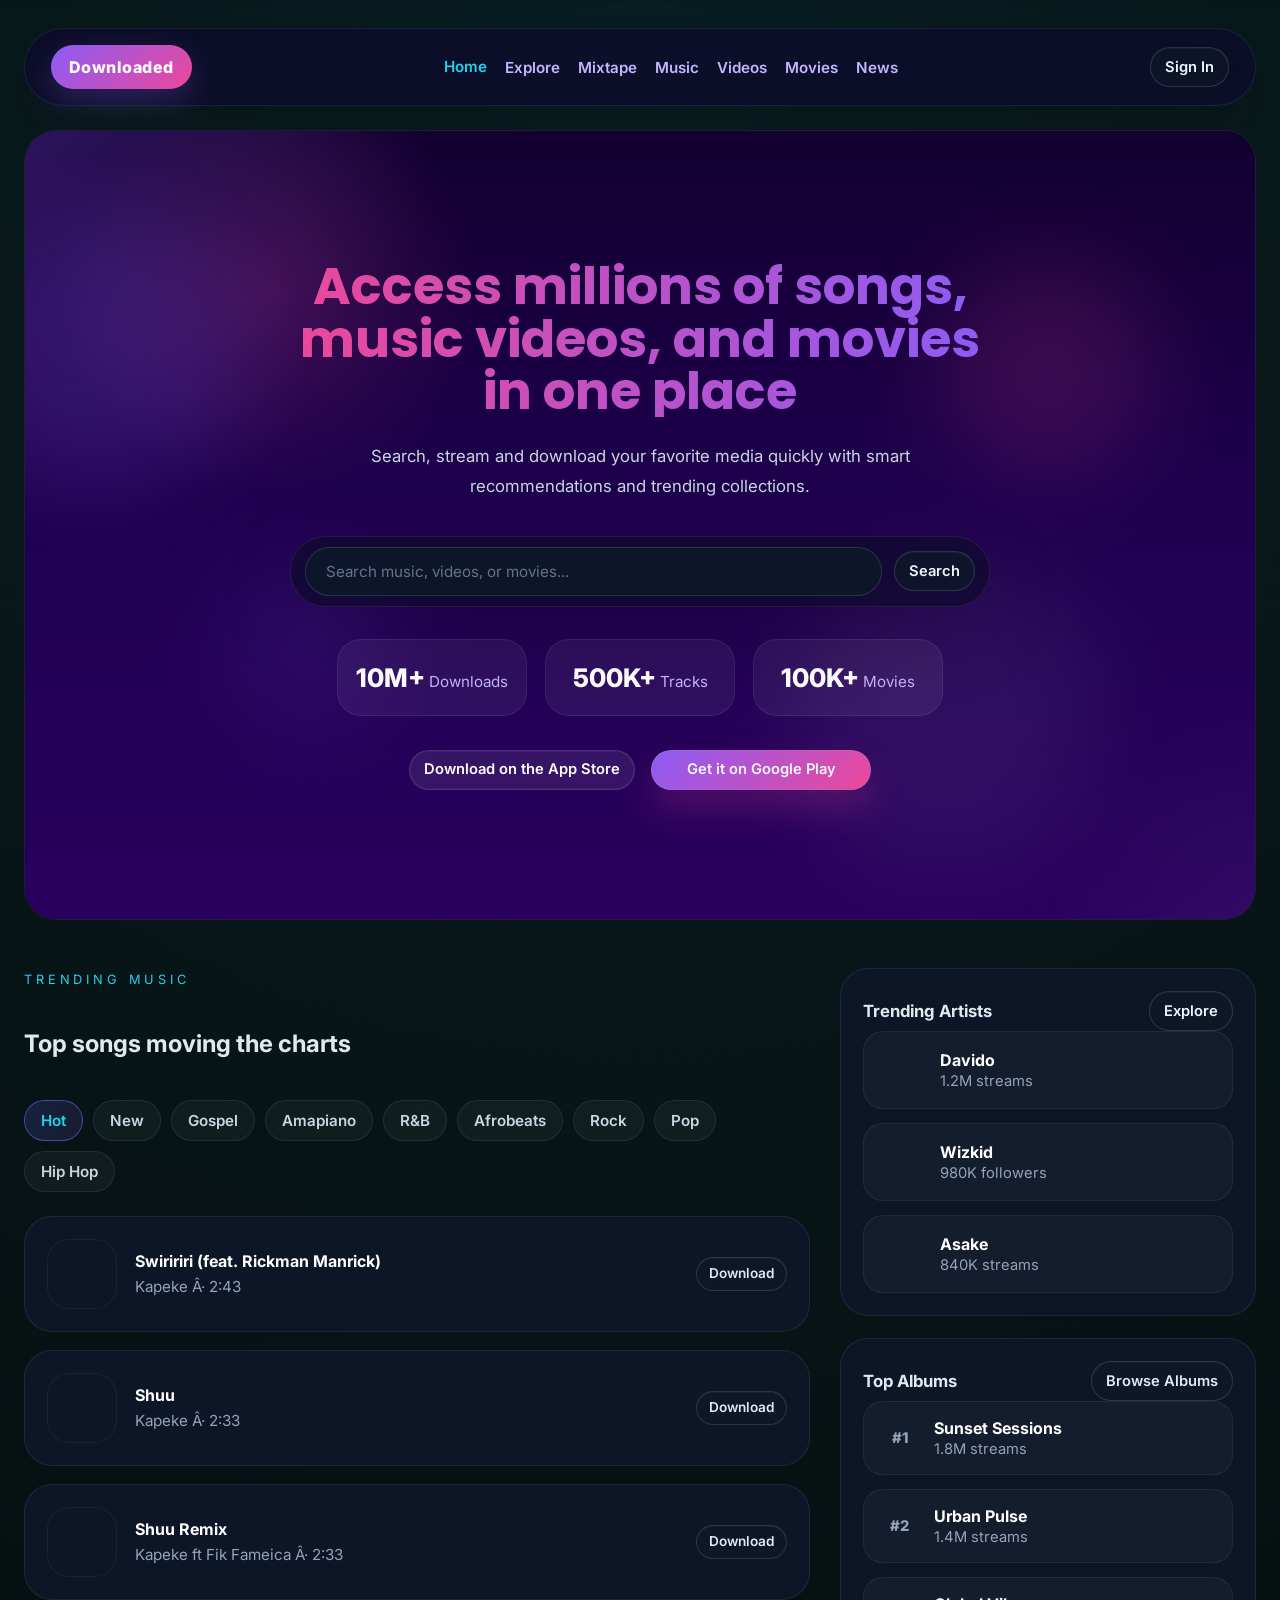
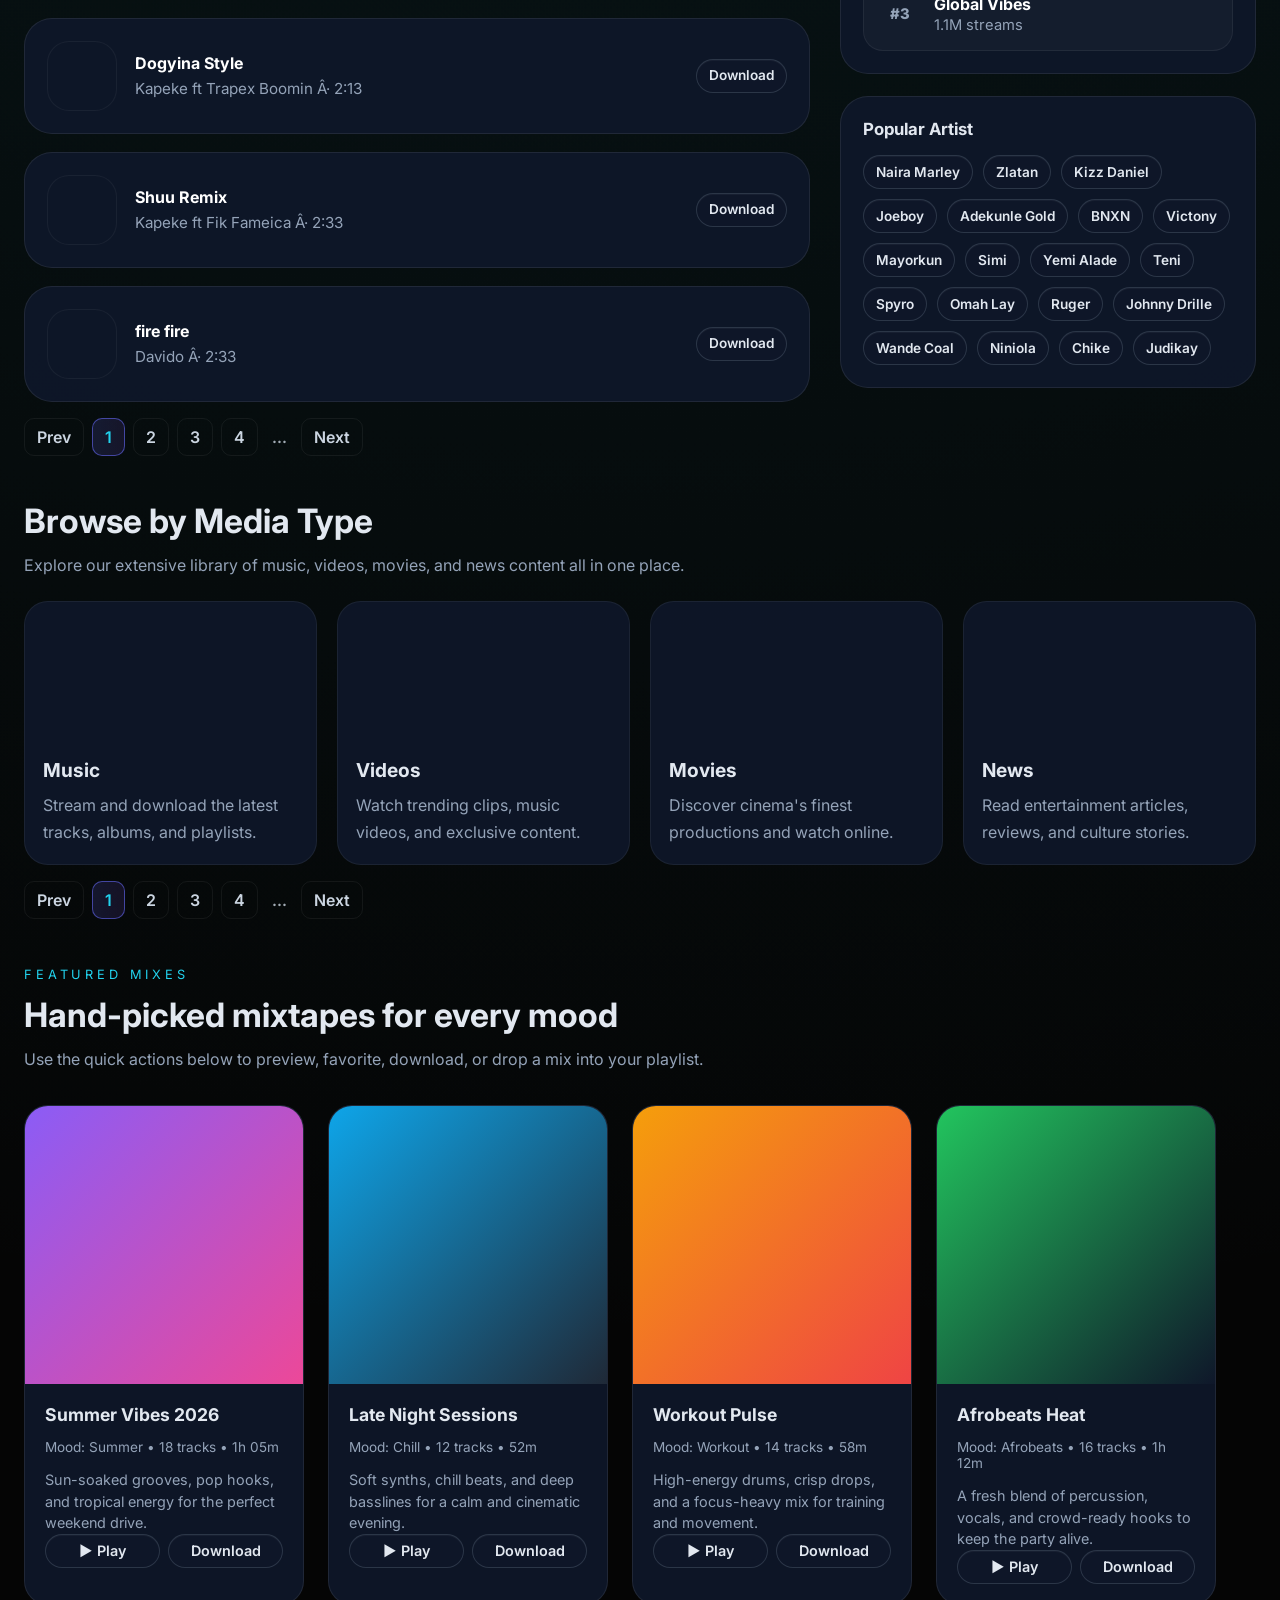
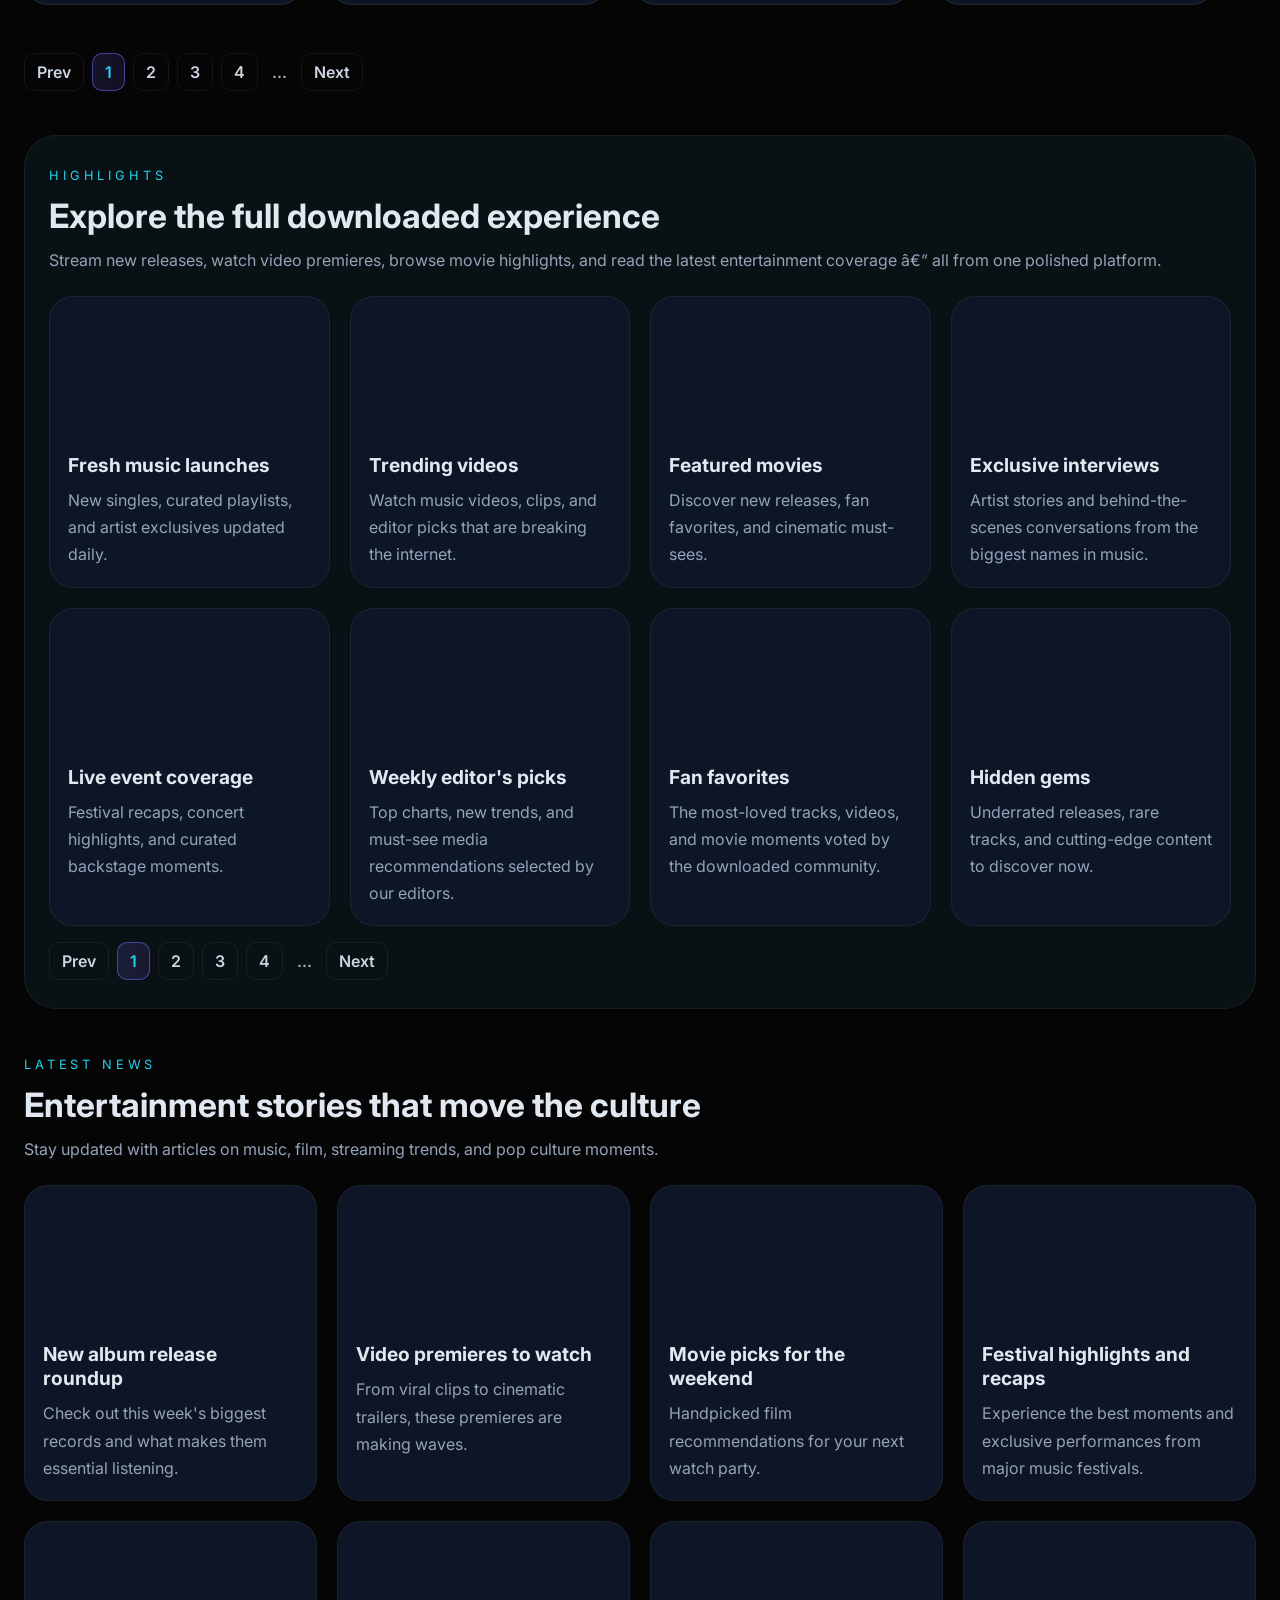
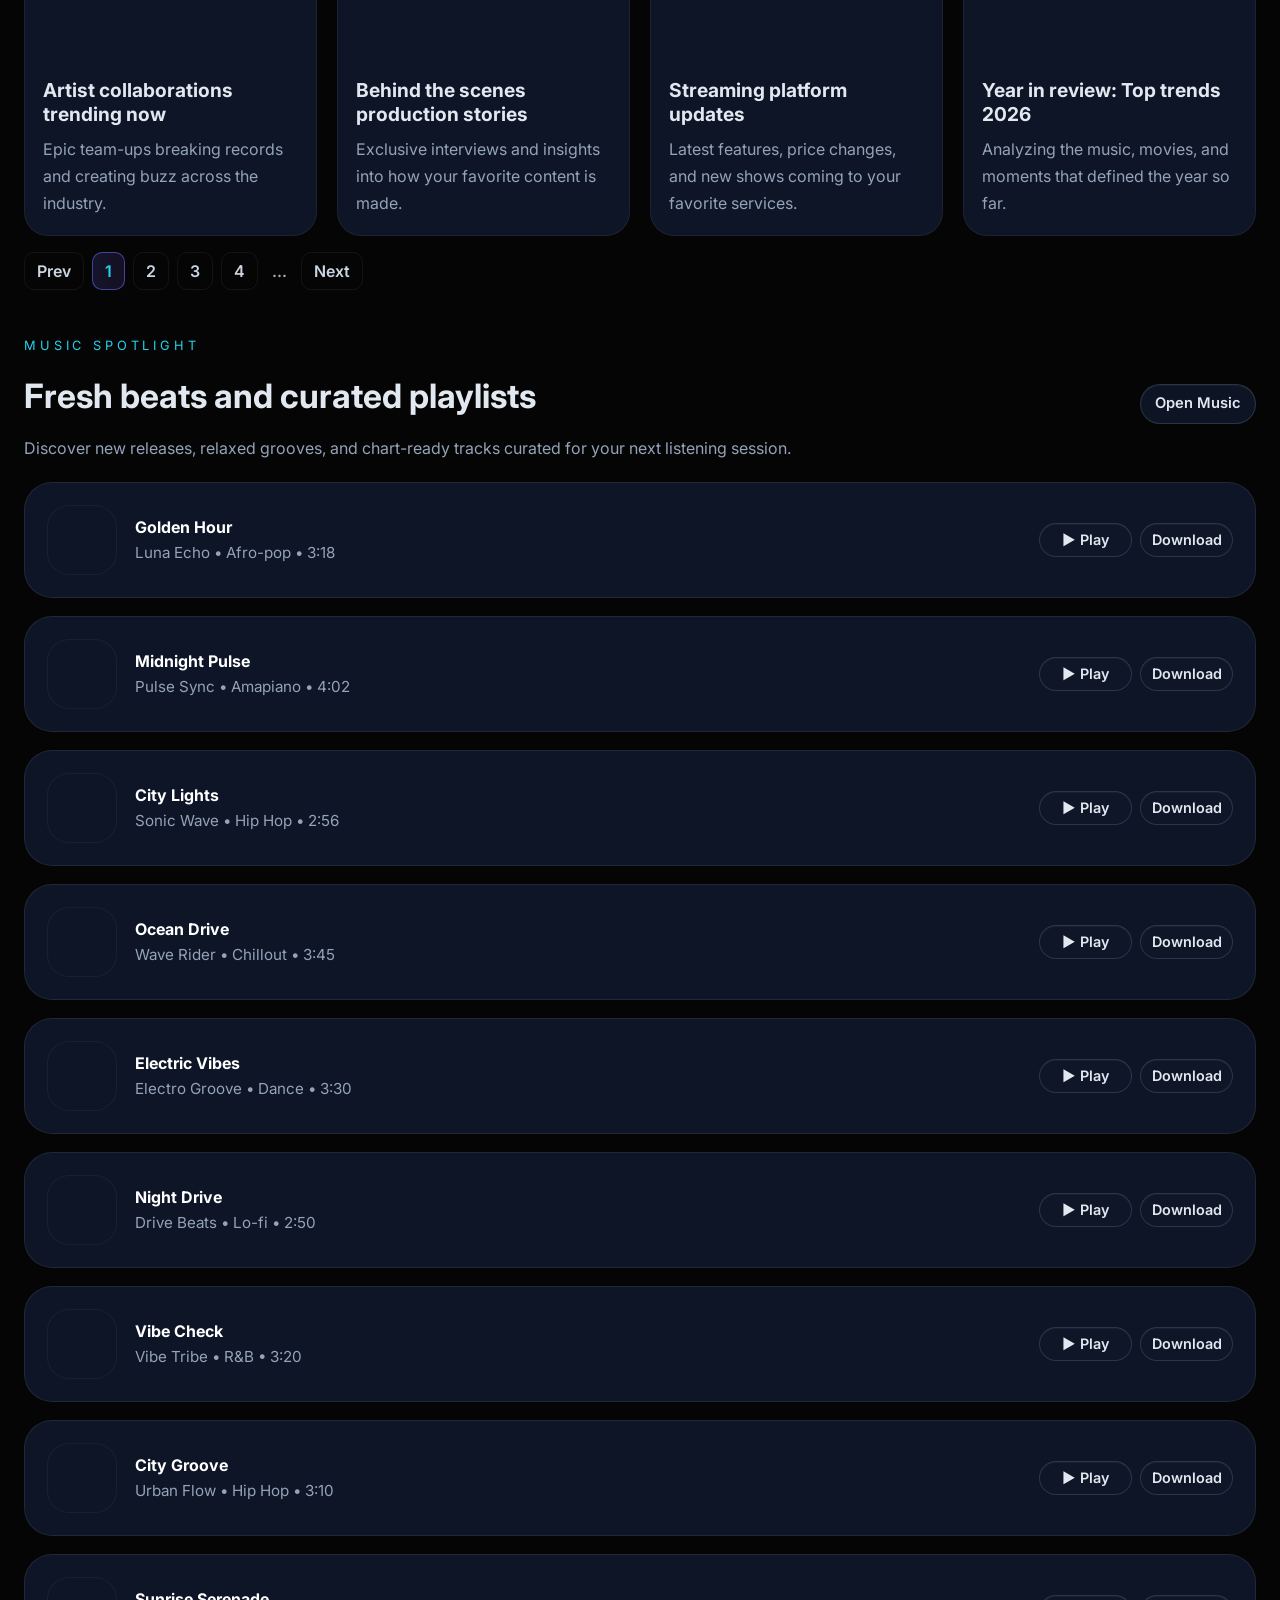
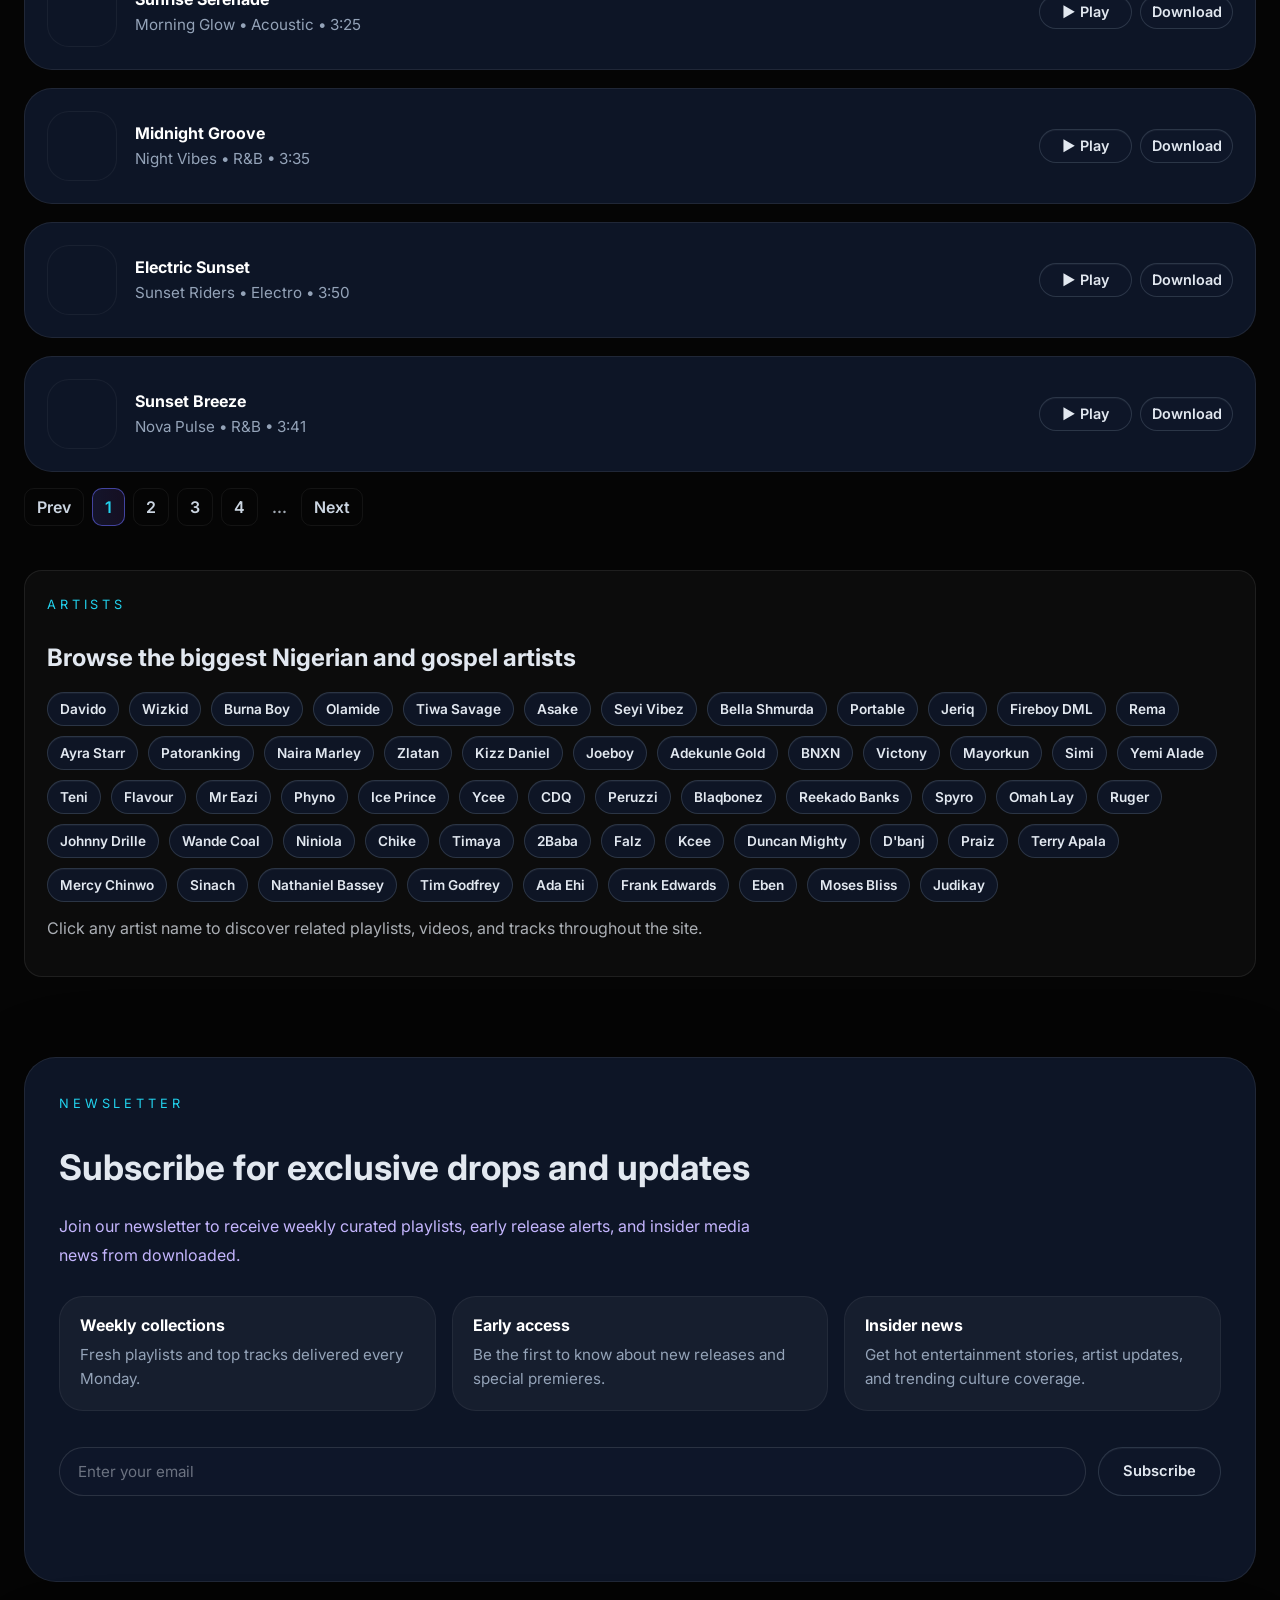
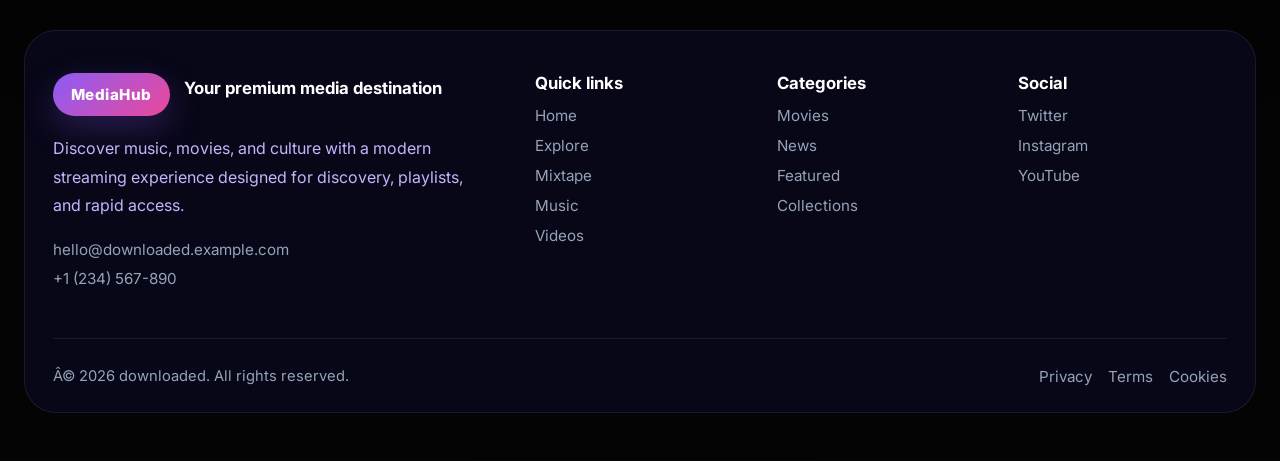
<file: index.html>
﻿<!DOCTYPE html>
<html lang="en">
  <head>
    <meta charset="UTF-8" />
    <meta name="viewport" content="width=device-width, initial-scale=1.0" />
    <title>downloaded</title>
    <meta name="description" content="downloaded is a premium entertainment hub for music, videos, movies and news." />
    <meta property="og:title" content="downloaded" />
    <meta property="og:description" content="downloaded is a premium entertainment hub for music, videos, movies and news." />
    <link rel="preconnect" href="https://fonts.googleapis.com" />
    <link rel="preconnect" href="https://fonts.gstatic.com" crossorigin />
    <link href="https://fonts.googleapis.com/css2?family=Inter:wght@400;500;600;700;800&family=Poppins:wght@500;600;700;800&display=swap" rel="stylesheet" />
    <link rel="stylesheet" href="styles.css" />
  </head>
  <body>
    <div class="page-shell">
      <header class="glass-nav">
        <div class="nav-brand">
          <a href="index.html"><span class="logo-mark">Downloaded</span></a>
        </div>
        <button class="nav-toggle" type="button" aria-label="Toggle navigation menu">
        </button>
        <nav class="nav-links" role="navigation" aria-label="Primary navigation">
          <a href="index.html" class="active">Home</a>
          <a href="explore.html">Explore</a>
          <a href="mixtape.html">Mixtape</a>
          <a href="music.html">Music</a>
          <a href="videos.html">Videos</a>
          <a href="movies.html">Movies</a>
          <a href="news.html">News</a>
        </nav>
        <div class="nav-action">
          <a class="button pill" href="signin.html">Sign In</a>
        </div>
      </header>

      <section id="home" class="hero-section">
        <div class="hero-background">
          <span class="glow-circle glow-circle-1"></span>
          <span class="glow-circle glow-circle-2"></span>
          <span class="glow-circle glow-circle-3"></span>
          <span class="glow-circle glow-circle-4"></span>
        </div>
        <div class="hero-content">
          <h1>Access millions of songs, music videos, and movies in one place</h1>
          <p class="hero-copy">Search, stream and download your favorite media quickly with smart recommendations and trending collections.</p>

          <div class="hero-search">
            <input type="search" class="search-input" placeholder="Search music, videos, or movies..." aria-label="Search media" />
            <button class="button search-button" type="button">Search</button>
          </div>

          <div class="hero-metrics">
            <div class="metric-item">
              <span class="metric-value">10M+</span>
              <span class="metric-label">Downloads</span>
            </div>
            <div class="metric-item">
              <span class="metric-value">500K+</span>
              <span class="metric-label">Tracks</span>
            </div>
            <div class="metric-item">
              <span class="metric-value">100K+</span>
              <span class="metric-label">Movies</span>
            </div>
          </div>

          <div class="hero-actions">
            <a class="button pill appstore" href="javascript:void(0)">Download on the App Store</a>
            <a class="button pill googleplay" href="javascript:void(0)">Get it on Google Play</a>
          </div>
        </div>
      </section>

      <section id="trending" class="trending-section">
        <div>
          <span class="section-label">Trending Music</span>
          <div class="trending-heading-row">
            <h2>Top songs moving the charts</h2>
          </div>
          <div class="trending-controls">
            <div class="trending-tabs" role="tablist" aria-label="Trending categories">
              <button class="tab active" type="button" role="tab" aria-selected="true">Hot</button>
              <button class="tab" type="button" role="tab" aria-selected="false">New</button>
              <button class="tab" type="button" role="tab" aria-selected="false">Gospel</button>
              <button class="tab" type="button" role="tab" aria-selected="false">Amapiano</button>
              <button class="tab" type="button" role="tab" aria-selected="false">R&amp;B</button>
              <button class="tab" type="button" role="tab" aria-selected="false">Afrobeats</button>
              <button class="tab" type="button" role="tab" aria-selected="false">Rock</button>
              <button class="tab" type="button" role="tab" aria-selected="false">Pop</button>
              <button class="tab" type="button" role="tab" aria-selected="false">Hip Hop</button>
            </div>
          </div>

          <div class="trending-grid">
            <article class="trending-item" data-detail-id="trend-1">
              <div class="track-cover" data-bg-image="track-1"></div>
              <div class="track-details">
                <div class="track-title">Swiririri (feat. Rickman Manrick)</div>
                <div class="track-meta">Kapeke Â· 2:43</div>
              </div>
              <button class="button secondary small"><svg viewBox="0 0 24 24" aria-hidden="true" focusable="false" class="download-icon"><path d="M5 13v2h14v-2H5zm7-9l-5 5h3v4h4v-4h3l-5-5z" fill="currentColor"/></svg>Download</button>

            </article>
            <article class="trending-item" data-detail-id="trend-2">
              <div class="track-cover" data-bg-image="track-2"></div>
              <div class="track-details">
                <div class="track-title">Shuu</div>
                <div class="track-meta">Kapeke Â· 2:33</div>
              </div>
              <button class="button secondary small"><svg viewBox="0 0 24 24" aria-hidden="true" focusable="false" class="download-icon"><path d="M5 13v2h14v-2H5zm7-9l-5 5h3v4h4v-4h3l-5-5z" fill="currentColor"/></svg>Download</button>

            </article>
            <article class="trending-item" data-detail-id="trend-3">
              <div class="track-cover" data-bg-image="track-3"></div>
              <div class="track-details">
                <div class="track-title">Shuu Remix</div>
                <div class="track-meta">Kapeke ft Fik Fameica Â· 2:33</div>
              </div>
              <button class="button secondary small"><svg viewBox="0 0 24 24" aria-hidden="true" focusable="false" class="download-icon"><path d="M5 13v2h14v-2H5zm7-9l-5 5h3v4h4v-4h3l-5-5z" fill="currentColor"/></svg>Download</button>

            </article>
            <article class="trending-item" data-detail-id="trend-4">
              <div class="track-cover" data-bg-image="track-4"></div>
              <div class="track-details">
                <div class="track-title">Dogyina Style</div>
                <div class="track-meta">Kapeke ft Trapex Boomin Â· 2:13</div>
              </div>
              <button class="button secondary small"><svg viewBox="0 0 24 24" aria-hidden="true" focusable="false" class="download-icon"><path d="M5 13v2h14v-2H5zm7-9l-5 5h3v4h4v-4h3l-5-5z" fill="currentColor"/></svg>Download</button>

            </article>
            <article class="trending-item" data-detail-id="trend-5">
              <div class="track-cover" data-bg-image="track-5"></div>
              <div class="track-details">
                <div class="track-title">Shuu Remix</div>
                <div class="track-meta">Kapeke ft Fik Fameica Â· 2:33</div>
              </div>
              <button class="button secondary small"><svg viewBox="0 0 24 24" aria-hidden="true" focusable="false" class="download-icon"><path d="M5 13v2h14v-2H5zm7-9l-5 5h3v4h4v-4h3l-5-5z" fill="currentColor"/></svg>Download</button>
            </article>
            <article class="trending-item" data-detail-id="trend-6">
              <div class="track-cover" data-bg-image="track-6"></div>
              <div class="track-details">
                <div class="track-title"> fire fire</div>
                <div class="track-meta">Davido Â· 2:33</div>
              </div>
              <button class="button secondary small"><svg viewBox="0 0 24 24" aria-hidden="true" focusable="false" class="download-icon"><path d="M5 13v2h14v-2H5zm7-9l-5 5h3v4h4v-4h3l-5-5z" fill="currentColor"/></svg>Download</button>
            </article>
          </div>

          <nav class="pagination" data-pagesize="12" aria-label="Trending pages">
            <button class="page">Prev</button>
            <button class="page active" aria-current="page">1</button>
            <button class="page">2</button>
            <button class="page">3</button>
            <button class="page">4</button>
            <span class="page ellipsis" aria-hidden="true">...</span>
            <button class="page">Next</button>
          </nav>

        </div>

        <aside class="trending-sidebar">
          <div class="sidebar-card">
            <div class="sidebar-card-header">
              <h3>Trending Artists</h3>
              <a class="button pill" href="explore.html">Explore</a>
            </div>
            <ul class="sidebar-list">
              <li>
                <span class="sidebar-avatar" data-bg-image="artist-1"></span>
                <div>
                  <strong>Davido</strong>
                  <span>1.2M streams</span>
                </div>
              </li>
              <li>
                <span class="sidebar-avatar" data-bg-image="artist-2"></span>
                <div>
                  <strong>Wizkid</strong>
                  <span>980K followers</span>
                </div>
              </li>
              <li>
                <span class="sidebar-avatar" data-bg-image="artist-3"></span>
                <div>
                  <strong>Asake</strong>
                  <span>840K streams</span>
                </div>
              </li>
            </ul>
          </div>

          <div class="sidebar-card">
            <div class="sidebar-card-header">
              <h3>Top Albums</h3>
              <a class="button pill secondary" href="javascript:void(0)">Browse Albums</a>
            </div>
            <ul class="sidebar-list sidebar-ranking">
              <li>
                <span class="sidebar-rank">#1</span>
                <div>
                  <strong>Sunset Sessions</strong>
                  <span>1.8M streams</span>
                </div>
              </li>
              <li>
                <span class="sidebar-rank">#2</span>
                <div>
                  <strong>Urban Pulse</strong>
                  <span>1.4M streams</span>
                </div>
              </li>
              <li>
                <span class="sidebar-rank">#3</span>
                <div>
                  <strong>Global Vibes</strong>
                  <span>1.1M streams</span>
                </div>
              </li>
            </ul>
          </div>
      <div class="sidebar-card artist-filter-section">
        <h3>Popular Artist</h3>
        <div class="artist-list">
          <button type="button" class="button secondary small artist-link" data-artist="Naira Marley">Naira Marley</button>
          <button type="button" class="button secondary small artist-link" data-artist="Zlatan">Zlatan</button>
          <button type="button" class="button secondary small artist-link" data-artist="Kizz Daniel">Kizz Daniel</button>
          <button type="button" class="button secondary small artist-link" data-artist="Joeboy">Joeboy</button>
          <button type="button" class="button secondary small artist-link" data-artist="Adekunle Gold">Adekunle Gold</button>
          <button type="button" class="button secondary small artist-link" data-artist="BNXN">BNXN</button>
          <button type="button" class="button secondary small artist-link" data-artist="Victony">Victony</button>
          <button type="button" class="button secondary small artist-link" data-artist="Mayorkun">Mayorkun</button>
          <button type="button" class="button secondary small artist-link" data-artist="Simi">Simi</button>
          <button type="button" class="button secondary small artist-link" data-artist="Yemi Alade">Yemi Alade</button>
          <button type="button" class="button secondary small artist-link" data-artist="Teni">Teni</button>
          <button type="button" class="button secondary small artist-link" data-artist="Spyro">Spyro</button>
          <button type="button" class="button secondary small artist-link" data-artist="Omah Lay">Omah Lay</button>
          <button type="button" class="button secondary small artist-link" data-artist="Ruger">Ruger</button>
          <button type="button" class="button secondary small artist-link" data-artist="Johnny Drille">Johnny Drille</button>
          <button type="button" class="button secondary small artist-link" data-artist="Wande Coal">Wande Coal</button>
          <button type="button" class="button secondary small artist-link" data-artist="Niniola">Niniola</button>
          <button type="button" class="button secondary small artist-link" data-artist="Chike">Chike</button>
          <button type="button" class="button secondary small artist-link" data-artist="Judikay">Judikay</button>
        </div>
      </div>
        </aside>
      </section>

      <section id="explore" class="card-grid-section">
        <h2>Browse by Media Type</h2>
        <p>Explore our extensive library of music, videos, movies, and news content all in one place.</p>
        <div class="grid cards-grid">
          <article class="tile" data-detail-id="browse-1">
            <div class="tile-image"></div>
            <div class="tile-content">
              <h3>Music</h3>
              <p>Stream and download the latest tracks, albums, and playlists.</p>
            </div>
          </article>

          <article class="tile" data-detail-id="browse-2">
            <div class="tile-image"></div>
            <div class="tile-content">
              <h3>Videos</h3>
              <p>Watch trending clips, music videos, and exclusive content.</p>
            </div>
          </article>
          <article class="tile" data-detail-id="browse-3">
            <div class="tile-image"></div>
            <div class="tile-content">
              <h3>Movies</h3>
              <p>Discover cinema's finest productions and watch online.</p>
            </div>
          </article>
          <article class="tile" data-detail-id="browse-4">
            <div class="tile-image"></div>
            <div class="tile-content">
              <h3>News</h3>
              <p>Read entertainment articles, reviews, and culture stories.</p>
            </div>
          </article>
        </div>
        <nav class="pagination" aria-label="Browse pages">
          <button class="page">Prev</button>
          <button class="page active" aria-current="page">1</button>
          <button class="page">2</button>
          <button class="page">3</button>
          <button class="page">4</button>
          <span class="page ellipsis" aria-hidden="true">...</span>
          <button class="page">Next</button>
        </nav>
      </section>

      <section class="card-grid-section">
        <span class="section-label">Featured mixes</span>
        <h2>Hand-picked mixtapes for every mood</h2>
        <p>Use the quick actions below to preview, favorite, download, or drop a mix into your playlist.</p>

        <div class="mixtape-grid">
          <article class="mixtape-card" data-detail-id="mix-summer-vibes">
            <div class="mixtape-cover">
              <div class="cover-image mixtape-cover--sunset"></div>
            </div>
            <div class="mixtape-info">
              <h3>Summer Vibes 2026</h3>
              <p class="mixtape-meta">Mood: Summer • 18 tracks • 1h 05m</p>
              <p class="mixtape-desc">Sun-soaked grooves, pop hooks, and tropical energy for the perfect weekend drive.</p>
              <div class="mixtape-actions">
                <button class="button secondary small play-btn" type="button">▶ Play</button>
                <button class="button secondary small download-btn" type="button">Download</button>
              </div>
            </div>
          </article>

          <article class="mixtape-card" data-detail-id="mix-late-night">
            <div class="mixtape-cover">
              <div class="cover-image mixtape-cover--ocean"></div>
            </div>
            <div class="mixtape-info">
              <h3>Late Night Sessions</h3>
              <p class="mixtape-meta">Mood: Chill • 12 tracks • 52m</p>
              <p class="mixtape-desc">Soft synths, chill beats, and deep basslines for a calm and cinematic evening.</p>
              <div class="mixtape-actions">
                <button class="button secondary small play-btn" type="button">▶ Play</button>
                <button class="button secondary small download-btn" type="button">Download</button>
              </div>
            </div>
          </article>

          <article class="mixtape-card" data-detail-id="mix-workout">
            <div class="mixtape-cover">
              <div class="cover-image mixtape-cover--fire"></div>
            </div>
            <div class="mixtape-info">
              <h3>Workout Pulse</h3>
              <p class="mixtape-meta">Mood: Workout • 14 tracks • 58m</p>
              <p class="mixtape-desc">High-energy drums, crisp drops, and a focus-heavy mix for training and movement.</p>
              <div class="mixtape-actions">
                <button class="button secondary small play-btn" type="button">▶ Play</button>
                <button class="button secondary small download-btn" type="button">Download</button>
              </div>
            </div>
          </article>

          <article class="mixtape-card" data-detail-id="mix-afrobeats">
            <div class="mixtape-cover">
              <div class="cover-image mixtape-cover--green"></div>
            </div>
            <div class="mixtape-info">
              <h3>Afrobeats Heat</h3>
              <p class="mixtape-meta">Mood: Afrobeats • 16 tracks • 1h 12m</p>
              <p class="mixtape-desc">A fresh blend of percussion, vocals, and crowd-ready hooks to keep the party alive.</p>
              <div class="mixtape-actions">
                <button class="button secondary small play-btn" type="button">▶ Play</button>
                <button class="button secondary small download-btn" type="button">Download</button>
              </div>
            </div>
          </article>
        </div>
        <nav class="pagination" aria-label="Browse pages">
          <button class="page">Prev</button>
          <button class="page active" aria-current="page">1</button>
          <button class="page">2</button>
          <button class="page">3</button>
          <button class="page">4</button>
          <span class="page ellipsis" aria-hidden="true">...</span>
          <button class="page">Next</button>
        </nav>
      </section>

      <section id="highlights" class="horizontal-panel alternate">
        <span class="section-label">Highlights</span>
        <h2>Explore the full downloaded experience</h2>
        <p>Stream new releases, watch video premieres, browse movie highlights, and read the latest entertainment coverage â€” all from one polished platform.</p>
        <div class="media-tiles">
          <article class="tile" data-detail-id="highlight-1">
            <div class="tile-image"></div>
            <div class="tile-content">
              <h3>Fresh music launches</h3>
              <p>New singles, curated playlists, and artist exclusives updated daily.</p>
            </div>
          </article>
          <article class="tile" data-detail-id="highlight-2">
            <div class="tile-image"></div>
            <div class="tile-content">
              <h3>Trending videos</h3>
              <p>Watch music videos, clips, and editor picks that are breaking the internet.</p>
            </div>
          </article>
          <article class="tile" data-detail-id="highlight-3">
            <div class="tile-image"></div>
            <div class="tile-content">
              <h3>Featured movies</h3>
              <p>Discover new releases, fan favorites, and cinematic must-sees.</p>
            </div>
          </article>
          <article class="tile" data-detail-id="highlight-4">
            <div class="tile-image"></div>
            <div class="tile-content">
              <h3>Exclusive interviews</h3>
              <p>Artist stories and behind-the-scenes conversations from the biggest names in music.</p>
            </div>
          </article>
          <article class="tile" data-detail-id="highlight-5">
            <div class="tile-image"></div>
            <div class="tile-content">
              <h3>Live event coverage</h3>
              <p>Festival recaps, concert highlights, and curated backstage moments.</p>
            </div>
          </article>
          <article class="tile">
            <div class="tile-image"></div>
            <div class="tile-content">
              <h3>Weekly editor's picks</h3>
              <p>Top charts, new trends, and must-see media recommendations selected by our editors.</p>
            </div>
          </article>
          <article class="tile">
            <div class="tile-image"></div>
            <div class="tile-content">
              <h3>Fan favorites</h3>
              <p>The most-loved tracks, videos, and movie moments voted by the downloaded community.</p>
            </div>
          </article>
          <article class="tile">
            <div class="tile-image"></div>
            <div class="tile-content">
              <h3>Hidden gems</h3>
              <p>Underrated releases, rare tracks, and cutting-edge content to discover now.</p>
            </div>
          </article>
        </div>
        <nav class="pagination" data-pagesize="8" aria-label="Highlights pages">
          <button class="page">Prev</button>
          <button class="page active" aria-current="page">1</button>
          <button class="page">2</button>
          <button class="page">3</button>
          <button class="page">4</button>
          <span class="page ellipsis" aria-hidden="true">...</span>
          <button class="page">Next</button>
        </nav>
      </section>

      <section id="news" class="card-grid-section">
        <span class="section-label">Latest News</span>
        <h2>Entertainment stories that move the culture</h2>
        <p>Stay updated with articles on music, film, streaming trends, and pop culture moments.</p>
        <div class="grid cards-grid">
          <article class="tile" data-detail-id="news-1">
            <div class="tile-image"></div>
            <div class="tile-content">
              <h3>New album release roundup</h3>
              <p>Check out this week's biggest records and what makes them essential listening.</p>
            </div>
          </article>
          <article class="tile" data-detail-id="news-2">
            <div class="tile-image"></div>
            <div class="tile-content">
              <h3>Video premieres to watch</h3>
              <p>From viral clips to cinematic trailers, these premieres are making waves.</p>
            </div>
          </article>
          <article class="tile" data-detail-id="news-3">
            <div class="tile-image"></div>
            <div class="tile-content">
              <h3>Movie picks for the weekend</h3>
              <p>Handpicked film recommendations for your next watch party.</p>
            </div>
          </article>
          <article class="tile" data-detail-id="news-4">
            <div class="tile-image"></div>
            <div class="tile-content">
              <h3>Festival highlights and recaps</h3>
              <p>Experience the best moments and exclusive performances from major music festivals.</p>
            </div>
          </article>
          <article class="tile" data-detail-id="news-5">
            <div class="tile-image"></div>
            <div class="tile-content">
              <h3>Artist collaborations trending now</h3>
              <p>Epic team-ups breaking records and creating buzz across the industry.</p>
            </div>
          </article>
          <article class="tile" data-detail-id="news-6">
            <div class="tile-image"></div>
            <div class="tile-content">
              <h3>Behind the scenes production stories</h3>
              <p>Exclusive interviews and insights into how your favorite content is made.</p>
            </div>
          </article>
          <article class="tile" data-detail-id="news-7">
            <div class="tile-image"></div>
            <div class="tile-content">
              <h3>Streaming platform updates</h3>
              <p>Latest features, price changes, and new shows coming to your favorite services.</p>
            </div>
          </article>
          <article class="tile" data-detail-id="news-8">
            <div class="tile-image"></div>
            <div class="tile-content">
              <h3>Year in review: Top trends 2026</h3>
              <p>Analyzing the music, movies, and moments that defined the year so far.</p>
            </div>
          </article>
                    <article class="tile" data-detail-id="news-8">
            <div class="tile-image"></div>
            <div class="tile-content">
              <h3>Year in review: Top trends 2026</h3>
              <p>Analyzing the music, movies, and moments that defined the year so far.</p>
            </div>
          </article>
                    <article class="tile" data-detail-id="news-8">
            <div class="tile-image"></div>
            <div class="tile-content">
              <h3>Year in review: Top trends 2026</h3>
              <p>Analyzing the music, movies, and moments that defined the year so far.</p>
            </div>
          </article>
                    <article class="tile" data-detail-id="news-8">
            <div class="tile-image"></div>
            <div class="tile-content">
              <h3>Year in review: Top trends 2026</h3>
              <p>Analyzing the music, movies, and moments that defined the year so far.</p>
            </div>
          </article>
                    <article class="tile" data-detail-id="news-8">
            <div class="tile-image"></div>
            <div class="tile-content">
              <h3>Year in review: Top trends 2026</h3>
              <p>Analyzing the music, movies, and moments that defined the year so far.</p>
            </div>
          </article>
                    <article class="tile" data-detail-id="news-8">
            <div class="tile-image"></div>
            <div class="tile-content">
              <h3>Year in review: Top trends 2026</h3>
              <p>Analyzing the music, movies, and moments that defined the year so far.</p>
            </div>
          </article>
          <article class="tile" data-detail-id="news-8">
            <div class="tile-image"></div>
            <div class="tile-content">
              <h3>Year in review: Top trends 2026</h3>
              <p>Analyzing the music, movies, and moments that defined the year so far.</p>
            </div>
          </article>
        </div>
        <nav class="pagination" data-pagesize="8" aria-label="News pages">
          <button class="page">Prev</button>
          <button class="page active" aria-current="page">1</button>
          <button class="page">2</button>
          <button class="page">3</button>
          <button class="page">4</button>
          <span class="page ellipsis" aria-hidden="true">...</span>
          <button class="page">Next</button>
        </nav>
      </section>

      <section class="card-grid-section">
        <span class="section-label">Music Spotlight</span>
        <div class="trending-heading-row">
          <h2>Fresh beats and curated playlists</h2>
          <a class="button pill secondary" href="music.html">Open Music</a>
        </div>
        <p>Discover new releases, relaxed grooves, and chart-ready tracks curated for your next listening session.</p>

        <div class="trending-grid">
          <article class="trending-item" data-detail-id="spotlight-1">
            <div class="track-cover" data-bg-image="track-1"></div>
            <div class="track-details">
              <div class="track-title">Golden Hour</div>
              <div class="track-meta">Luna Echo • Afro-pop • 3:18</div>
            </div>
            <div class="mixtape-actions">
            <button class="button secondary small" type="button">▶ Play</button>
            <button class="button secondary small download-btn" type="button">Download</button> 
            </div>
          </article>

          <article class="trending-item" data-detail-id="spotlight-2">
            <div class="track-cover" data-bg-image="track-2"></div>
            <div class="track-details">
              <div class="track-title">Midnight Pulse</div>
              <div class="track-meta">Pulse Sync • Amapiano • 4:02</div>
            </div>
            <div class="mixtape-actions">
            <button class="button secondary small" type="button">▶ Play</button>
            <button class="button secondary small download-btn" type="button">Download</button> 
            </div>
          </article>

          <article class="trending-item" data-detail-id="spotlight-3">
            <div class="track-cover" data-bg-image="track-3"></div>
            <div class="track-details">
              <div class="track-title">City Lights</div>
              <div class="track-meta">Sonic Wave • Hip Hop • 2:56</div>
            </div>            
            <div class="mixtape-actions">
            <button class="button secondary small" type="button">▶ Play</button>
            <button class="button secondary small download-btn" type="button">Download</button> 
            </div>
          </article>

          <article class="trending-item" data-detail-id="spotlight-4">
            <div class="track-cover" data-bg-image="track-4"></div>
            <div class="track-details">
              <div class="track-title">Ocean Drive</div>
              <div class="track-meta">Wave Rider • Chillout • 3:45</div>
            </div>
            <div class="mixtape-actions">
            <button class="button secondary small" type="button">▶ Play</button>
            <button class="button secondary small download-btn" type="button">Download</button> 
            </div>
          </article>

          <article class="trending-item" data-detail-id="spotlight-4">
            <div class="track-cover" data-bg-image="track-4"></div>
            <div class="track-details">
              <div class="track-title">Electric Vibes</div>
              <div class="track-meta">Electro Groove • Dance • 3:30</div>
            </div>
            <div class="mixtape-actions">
            <button class="button secondary small" type="button">▶ Play</button>
            <button class="button secondary small download-btn" type="button">Download</button> 
            </div>
          </article>

          <article class="trending-item" data-detail-id="spotlight-4">
            <div class="track-cover" data-bg-image="track-4"></div>
            <div class="track-details">
              <div class="track-title">Night Drive</div>
              <div class="track-meta">Drive Beats • Lo-fi • 2:50</div>
            </div>
            <div class="mixtape-actions">
            <button class="button secondary small" type="button">▶ Play</button>
            <button class="button secondary small download-btn" type="button">Download</button> 
            </div>
          </article>

          <article class="trending-item" data-detail-id="spotlight-4">
            <div class="track-cover" data-bg-image="track-4"></div>
            <div class="track-details">
              <div class="track-title">Vibe Check</div>
              <div class="track-meta">Vibe Tribe • R&B • 3:20</div>
            </div>
            <div class="mixtape-actions">
            <button class="button secondary small" type="button">▶ Play</button> 
            <button class="button secondary small download-btn" type="button">Download</button> 
            </div>
          </article>

          <article class="trending-item" data-detail-id="spotlight-4">
            <div class="track-cover" data-bg-image="track-4"></div>
            <div class="track-details">
              <div class="track-title">City Groove</div>
              <div class="track-meta">Urban Flow • Hip Hop • 3:10</div>
            </div>
            <div class="mixtape-actions">
            <button class="button secondary small" type="button">▶ Play</button>
            <button class="button secondary small download-btn" type="button">Download</button>
            </div>
          </article>

          <article class="trending-item" data-detail-id="spotlight-4">
            <div class="track-cover" data-bg-image="track-4"></div>
            <div class="track-details">
              <div class="track-title">Sunrise Serenade</div>
              <div class="track-meta">Morning Glow • Acoustic • 3:25</div>
            </div>
            <div class="mixtape-actions">
            <button class="button secondary small" type="button">▶ Play</button>
            <button class="button secondary small download-btn" type="button">Download</button> 
            </div>
          </article>

          <article class="trending-item" data-detail-id="spotlight-4">
            <div class="track-cover" data-bg-image="track-4"></div>
            <div class="track-details">
              <div class="track-title">Midnight Groove</div>
              <div class="track-meta">Night Vibes • R&B • 3:35</div>
            </div>
            <div class="mixtape-actions">
            <button class="button secondary small" type="button">▶ Play</button>
            <button class="button secondary small download-btn" type="button">Download</button> 
            </div>
          </article>

          <article class="trending-item" data-detail-id="spotlight-4">
            <div class="track-cover" data-bg-image="track-4"></div>
            <div class="track-details">
              <div class="track-title">Electric Sunset</div>
              <div class="track-meta">Sunset Riders • Electro • 3:50</div>
            </div>
            <div class="mixtape-actions">
            <button class="button secondary small" type="button">▶ Play</button>
            <button class="button secondary small download-btn" type="button">Download</button> 
            </div>
          </article>

          <article class="trending-item" data-detail-id="spotlight-4">
            <div class="track-cover" data-bg-image="track-4"></div>
            <div class="track-details">
              <div class="track-title">Sunset Breeze</div>
              <div class="track-meta">Nova Pulse • R&amp;B • 3:41</div>
            </div>
            <div class="mixtape-actions">
            <button class="button secondary small" type="button">▶ Play</button>
            <button class="button secondary small download-btn" type="button">Download</button> 
            </div>
          </article>
        </div>
        <nav class="pagination" data-pagesize="15" aria-label="News pages">
          <button class="page">Prev</button>
          <button class="page active" aria-current="page">1</button>
          <button class="page">2</button>
          <button class="page">3</button>
          <button class="page">4</button>
          <span class="page ellipsis" aria-hidden="true">...</span>
          <button class="page">Next</button>
        </nav>
      </section>

      <section class="artist-filter-section">
        <span class="section-label">Artists</span>
        <h2>Browse the biggest Nigerian and gospel artists</h2>
        <div class="artist-list">
          <button type="button" class="button secondary small artist-link" data-artist="Davido">Davido</button>
          <button type="button" class="button secondary small artist-link" data-artist="Wizkid">Wizkid</button>
          <button type="button" class="button secondary small artist-link" data-artist="Burna Boy">Burna Boy</button>
          <button type="button" class="button secondary small artist-link" data-artist="Olamide">Olamide</button>
          <button type="button" class="button secondary small artist-link" data-artist="Tiwa Savage">Tiwa Savage</button>
          <button type="button" class="button secondary small artist-link" data-artist="Asake">Asake</button>
          <button type="button" class="button secondary small artist-link" data-artist="Seyi Vibez">Seyi Vibez</button>
          <button type="button" class="button secondary small artist-link" data-artist="Bella Shmurda">Bella Shmurda</button>
          <button type="button" class="button secondary small artist-link" data-artist="Portable">Portable</button>
          <button type="button" class="button secondary small artist-link" data-artist="Jeriq">Jeriq</button>
          <button type="button" class="button secondary small artist-link" data-artist="Fireboy DML">Fireboy DML</button>
          <button type="button" class="button secondary small artist-link" data-artist="Rema">Rema</button>
          <button type="button" class="button secondary small artist-link" data-artist="Ayra Starr">Ayra Starr</button>
          <button type="button" class="button secondary small artist-link" data-artist="Patoranking">Patoranking</button>
          <button type="button" class="button secondary small artist-link" data-artist="Naira Marley">Naira Marley</button>
          <button type="button" class="button secondary small artist-link" data-artist="Zlatan">Zlatan</button>
          <button type="button" class="button secondary small artist-link" data-artist="Kizz Daniel">Kizz Daniel</button>
          <button type="button" class="button secondary small artist-link" data-artist="Joeboy">Joeboy</button>
          <button type="button" class="button secondary small artist-link" data-artist="Adekunle Gold">Adekunle Gold</button>
          <button type="button" class="button secondary small artist-link" data-artist="BNXN">BNXN</button>
          <button type="button" class="button secondary small artist-link" data-artist="Victony">Victony</button>
          <button type="button" class="button secondary small artist-link" data-artist="Mayorkun">Mayorkun</button>
          <button type="button" class="button secondary small artist-link" data-artist="Simi">Simi</button>
          <button type="button" class="button secondary small artist-link" data-artist="Yemi Alade">Yemi Alade</button>
          <button type="button" class="button secondary small artist-link" data-artist="Teni">Teni</button>
          <button type="button" class="button secondary small artist-link" data-artist="Flavour">Flavour</button>
          <button type="button" class="button secondary small artist-link" data-artist="Mr Eazi">Mr Eazi</button>
          <button type="button" class="button secondary small artist-link" data-artist="Phyno">Phyno</button>
          <button type="button" class="button secondary small artist-link" data-artist="Ice Prince">Ice Prince</button>
          <button type="button" class="button secondary small artist-link" data-artist="Ycee">Ycee</button>
          <button type="button" class="button secondary small artist-link" data-artist="CDQ">CDQ</button>
          <button type="button" class="button secondary small artist-link" data-artist="Peruzzi">Peruzzi</button>
          <button type="button" class="button secondary small artist-link" data-artist="Blaqbonez">Blaqbonez</button>
          <button type="button" class="button secondary small artist-link" data-artist="Reekado Banks">Reekado Banks</button>
          <button type="button" class="button secondary small artist-link" data-artist="Spyro">Spyro</button>
          <button type="button" class="button secondary small artist-link" data-artist="Omah Lay">Omah Lay</button>
          <button type="button" class="button secondary small artist-link" data-artist="Ruger">Ruger</button>
          <button type="button" class="button secondary small artist-link" data-artist="Johnny Drille">Johnny Drille</button>
          <button type="button" class="button secondary small artist-link" data-artist="Wande Coal">Wande Coal</button>
          <button type="button" class="button secondary small artist-link" data-artist="Niniola">Niniola</button>
          <button type="button" class="button secondary small artist-link" data-artist="Chike">Chike</button>
          <button type="button" class="button secondary small artist-link" data-artist="Timaya">Timaya</button>
          <button type="button" class="button secondary small artist-link" data-artist="2Baba">2Baba</button>
          <button type="button" class="button secondary small artist-link" data-artist="Falz">Falz</button>
          <button type="button" class="button secondary small artist-link" data-artist="Kcee">Kcee</button>
          <button type="button" class="button secondary small artist-link" data-artist="Duncan Mighty">Duncan Mighty</button>
          <button type="button" class="button secondary small artist-link" data-artist="D'banj">D'banj</button>
          <button type="button" class="button secondary small artist-link" data-artist="Praiz">Praiz</button>
          <button type="button" class="button secondary small artist-link" data-artist="Terry Apala">Terry Apala</button>
          <button type="button" class="button secondary small artist-link" data-artist="Mercy Chinwo">Mercy Chinwo</button>
          <button type="button" class="button secondary small artist-link" data-artist="Sinach">Sinach</button>
          <button type="button" class="button secondary small artist-link" data-artist="Nathaniel Bassey">Nathaniel Bassey</button>
          <button type="button" class="button secondary small artist-link" data-artist="Tim Godfrey">Tim Godfrey</button>
          <button type="button" class="button secondary small artist-link" data-artist="Ada Ehi">Ada Ehi</button>
          <button type="button" class="button secondary small artist-link" data-artist="Frank Edwards">Frank Edwards</button>
          <button type="button" class="button secondary small artist-link" data-artist="Eben">Eben</button>
          <button type="button" class="button secondary small artist-link" data-artist="Moses Bliss">Moses Bliss</button>
          <button type="button" class="button secondary small artist-link" data-artist="Judikay">Judikay</button>
        </div>
        <div class="artist-filter-info">
          <p>Click any artist name to discover related playlists, videos, and tracks throughout the site.</p>
        </div>
      </section>

      <section class="newsletter-cta">
        <div class="newsletter-panel">
          <span class="section-label">Newsletter</span>
          <h2>Subscribe for exclusive drops and updates</h2>
          <p>Join our newsletter to receive weekly curated playlists, early release alerts, and insider media news from downloaded.</p>
          <div class="newsletter-features">
            <div class="newsletter-feature">
              <strong>Weekly collections</strong>
              <span>Fresh playlists and top tracks delivered every Monday.</span>
            </div>
            <div class="newsletter-feature">
              <strong>Early access</strong>
              <span>Be the first to know about new releases and special premieres.</span>
            </div>
            <div class="newsletter-feature">
              <strong>Insider news</strong>
              <span>Get hot entertainment stories, artist updates, and trending culture coverage.</span>
            </div>
          </div>
          <form class="newsletter-form">
            <label class="sr-only" for="footer-email">Email address</label>
            <input id="footer-email" type="email" placeholder="Enter your email" required />
            <button class="button secondary" type="submit">Subscribe</button>
          </form>
          <p class="newsletter-feedback" aria-live="polite"></p>
        </div>
      </section>
      <footer class="site-footer">
        <div class="footer-grid">
          <div class="footer-brand">
            <div class="footer-logo">
              <span class="logo-mark">MediaHub</span>
              <div>
                <p class="footer-brand-title">Your premium media destination</p>
              </div>
            </div>
            <p class="footer-brand-copy">Discover music, movies, and culture with a modern streaming experience designed for discovery, playlists, and rapid access.</p>
            <div class="footer-contact">
              <a href="mailto:hello@downloaded.example.com">hello@downloaded.example.com</a>
              <a href="tel:+1234567890">+1 (234) 567-890</a>
            </div>
          </div>

          <div class="footer-block">
            <h3>Quick links</h3>
            <ul class="footer-list">
              <li><a href="index.html">Home</a></li>
              <li><a href="explore.html">Explore</a></li>
              <li><a href="mixtape.html">Mixtape</a></li>
              <li><a href="music.html">Music</a></li>
              <li><a href="videos.html">Videos</a></li>
            </ul>
          </div>

          <div class="footer-block">
            <h3>Categories</h3>
            <ul class="footer-list">
              <li><a href="movies.html">Movies</a></li>
              <li><a href="news.html">News</a></li>
              <li><a href="explore.html">Featured</a></li>
              <li><a href="mixtape.html">Collections</a></li>
            </ul>
          </div>

          <div class="footer-block">
            <h3>Social</h3>
            <ul class="footer-list">
              <li><a href="https://twitter.com/downloaded" target="_blank" rel="noopener">Twitter</a></li>
              <li><a href="https://instagram.com/downloaded" target="_blank" rel="noopener">Instagram</a></li>
              <li><a href="https://youtube.com/@downloaded" target="_blank" rel="noopener">YouTube</a></li>
            </ul>
          </div>

          </div>

        <div class="footer-bottom">
          <p>Â© 2026 downloaded. All rights reserved.</p>
          <div class="footer-policy-links">
            <a href="javascript:void(0)">Privacy</a>
            <a href="javascript:void(0)">Terms</a>
            <a href="javascript:void(0)">Cookies</a>
          </div>
      </footer>
    </div>
        <script src="scripts.js"></script>
  </body>
</html>
</file>
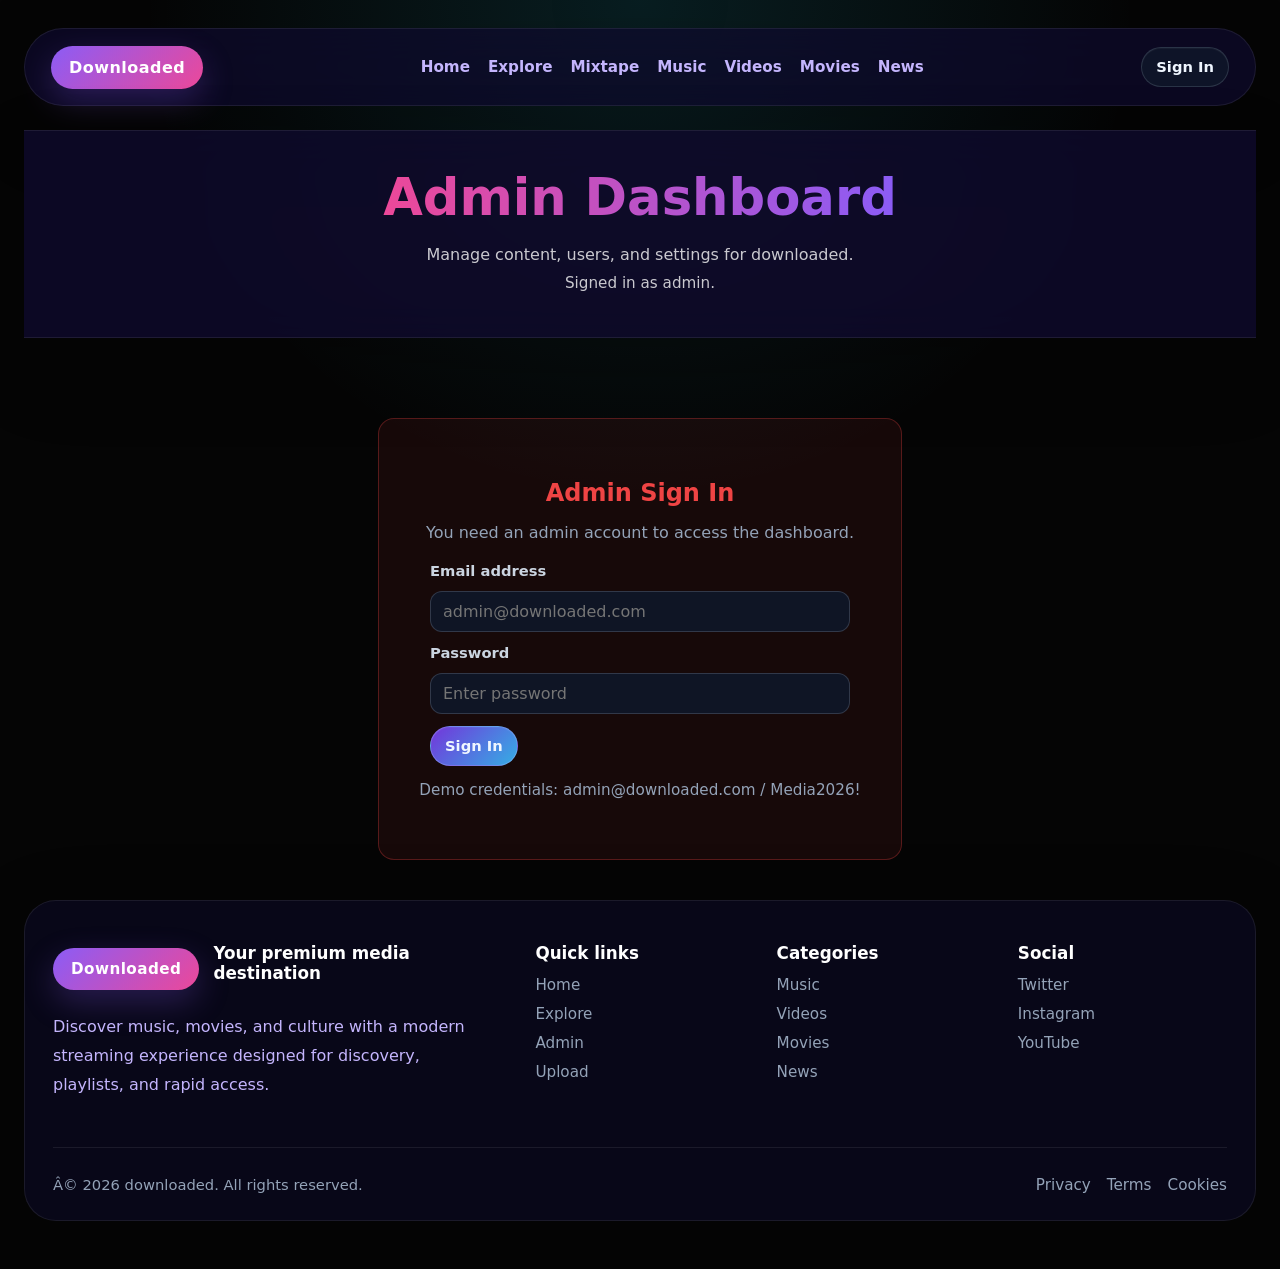
<file: admin.html>
﻿<!DOCTYPE html>
<html lang="en">
  <head>
    <meta charset="UTF-8" />
    <meta name="viewport" content="width=device-width, initial-scale=1.0" />
    <title>Admin Dashboard - downloaded</title>
    <meta name="description" content="downloaded admin dashboard for managing content." />
    <meta property="og:title" content="Admin Dashboard - downloaded" />
    <meta property="og:description" content="downloaded admin dashboard for managing content." />
    <link rel="stylesheet" href="styles.css" />
  </head>
  <body>
    <div class="page-shell">
      <header class="glass-nav">
        <div class="nav-brand">
          <a href="index.html"><span class="logo-mark">Downloaded</span></a>
        </div>
        <button class="nav-toggle" type="button" aria-label="Toggle navigation menu">
          <span></span>
          <span></span>
          <span></span>
        </button>
        <nav class="nav-links" role="navigation" aria-label="Primary navigation">
          <a href="index.html">Home</a>
          <a href="explore.html">Explore</a>
          <a href="mixtape.html">Mixtape</a>
          <a href="music.html">Music</a>
          <a href="videos.html">Videos</a>
          <a href="movies.html">Movies</a>
          <a href="news.html">News</a>
        </nav>
        <div class="nav-action">
          <a class="button pill" href="signin.html">Sign In</a>
        </div>
      </header>

      <section class="page-hero">
        <h1 id="admin-welcome">Admin Dashboard</h1>
        <p>Manage content, users, and settings for downloaded.</p>
        <p id="admin-status" class="admin-status-text">Signed in as admin.</p>
      </section>

      <div id="admin-login-prompt" class="auth-required-message">
        <h2>Admin Sign In</h2>
        <p>You need an admin account to access the dashboard.</p>

        <div class="admin-login-card">
          <label class="field-label" for="admin-email">Email address</label>
          <input id="admin-email" class="input-field" type="email" placeholder="admin@downloaded.com" />

          <label class="field-label" for="admin-password">Password</label>
          <input id="admin-password" class="input-field" type="password" placeholder="Enter password" />

          <button id="admin-signin-button" class="button primary" type="button">Sign In</button>
          <p id="admin-auth-message" class="message-box hidden"></p>
        </div>

        <p class="helper-copy">Demo credentials: admin@downloaded.com / Media2026!</p>
      </div>

      <section id="admin-dashboard-content" class="admin-dashboard hidden">
        <div class="admin-stats">
          <div class="stat-card">
            <div class="stat-icon"></div>
            <div class="stat-content">
              <h3>Total Tracks</h3>
              <p class="stat-value">1,247</p>
            </div>
          </div>
          <div class="stat-card">
            <div class="stat-content">
              <h3>Videos</h3>
              <p class="stat-value">382</p>
            </div>
          </div>
          <div class="stat-card">
            <div class="stat-content">
              <h3>Movies</h3>
              <p class="stat-value">156</p>
            </div>
          </div>
          <div class="stat-card">
            <div class="stat-content">
              <h3>Articles</h3>
              <p class="stat-value">89</p>
            </div>
          </div>
        </div>

        <div class="admin-quick-actions">
          <h2>Quick Actions</h2>
          <div class="action-buttons">
            <a href="upload.html" class="button primary">Upload Content</a>
            <a href="index.html" class="button secondary">View Site</a>
            <a href="explore.html" class="button secondary">Browse Content</a>
            <button class="button secondary" id="logout-btn" type="button">Sign Out</button>
          </div>
        </div>

        <section class="admin-tools-panel">
          <h2>Admin Tools</h2>
          <div class="admin-tools-grid">
            <article class="admin-tool-card">
              <h3>Manage Users</h3>
              <p>Review access, roles, and account activity from one place.</p>
            </article>
            <article class="admin-tool-card">
              <h3>Content Moderation</h3>
              <p>Approve uploads, flag outdated items, and keep the library fresh.</p>
            </article>
            <article class="admin-tool-card">
              <h3>Site Settings</h3>
              <p>Control featured content, announcements, and homepage highlights.</p>
            </article>
          </div>
        </section>

        <div class="admin-content-table">
          <h2>Recent Uploads</h2>
          <div id="recent-uploads" class="uploads-list">
            <p class="uploads-empty">No uploads yet. <a href="upload.html">Create one now!</a></p>
          </div>
        </div>
      </section>

      <footer class="site-footer">
        <div class="footer-grid">
          <div class="footer-brand">
            <div class="footer-logo">
              <span class="logo-mark">Downloaded</span>
              <div>
                <p class="footer-brand-title">Your premium media destination</p>
              </div>
            </div>
            <p class="footer-brand-copy">Discover music, movies, and culture with a modern streaming experience designed for discovery, playlists, and rapid access.</p>
          </div>

          <div class="footer-block">
            <h3>Quick links</h3>
            <ul class="footer-list">
              <li><a href="index.html">Home</a></li>
              <li><a href="explore.html">Explore</a></li>
              <li><a href="admin.html">Admin</a></li>
              <li><a href="upload.html">Upload</a></li>
            </ul>
          </div>

          <div class="footer-block">
            <h3>Categories</h3>
            <ul class="footer-list">
              <li><a href="music.html">Music</a></li>
              <li><a href="videos.html">Videos</a></li>
              <li><a href="movies.html">Movies</a></li>
              <li><a href="news.html">News</a></li>
            </ul>
          </div>

          <div class="footer-block">
            <h3>Social</h3>
            <ul class="footer-list">
              <li><a href="https://twitter.com/downloaded" target="_blank" rel="noopener">Twitter</a></li>
              <li><a href="https://instagram.com/downloaded" target="_blank" rel="noopener">Instagram</a></li>
              <li><a href="https://youtube.com/@downloaded" target="_blank" rel="noopener">YouTube</a></li>
            </ul>
          </div>
        </div>

        <div class="footer-bottom">
          <p>Â© 2026 downloaded. All rights reserved.</p>
          <div class="footer-policy-links">
            <a href="javascript:void(0)">Privacy</a>
            <a href="javascript:void(0)">Terms</a>
            <a href="javascript:void(0)">Cookies</a>
          </div>
        </div>
      </footer>
    </div>
    <script src="scripts.js"></script>
  </body>
</html>
</file>
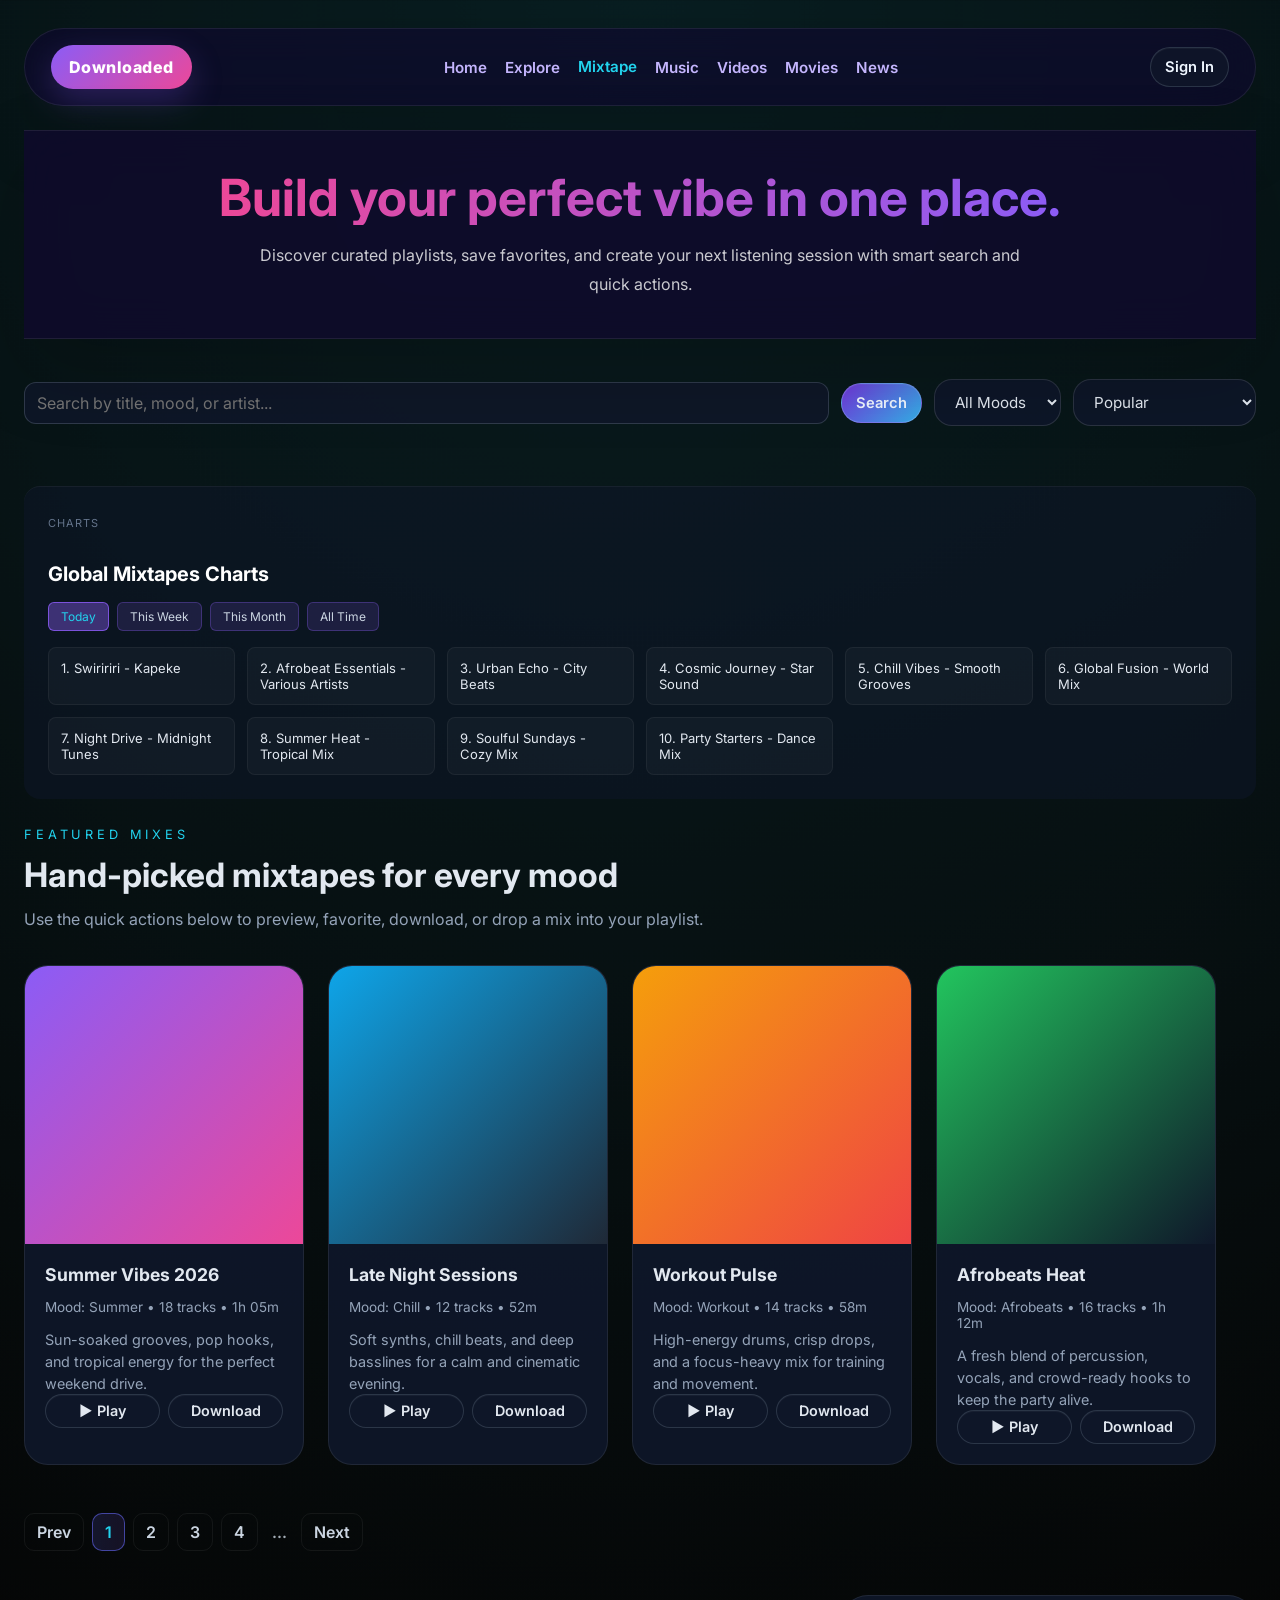
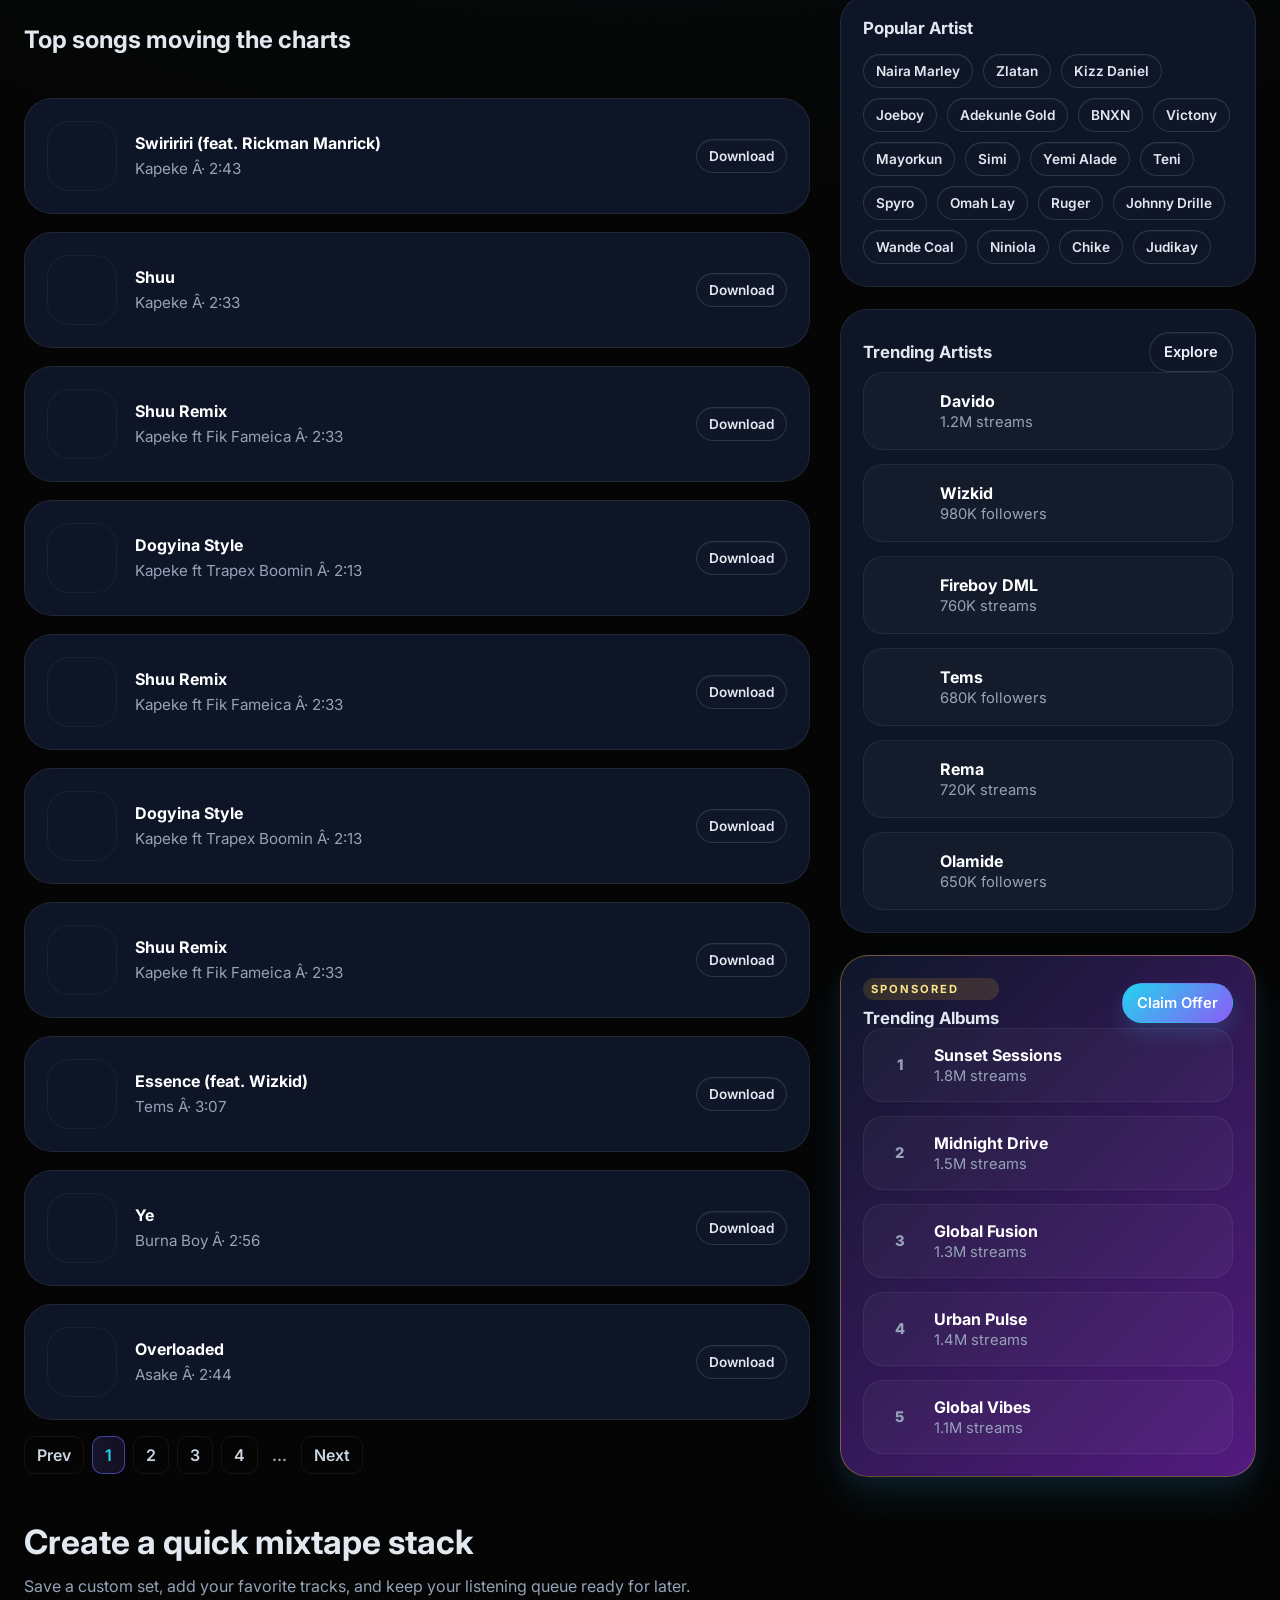
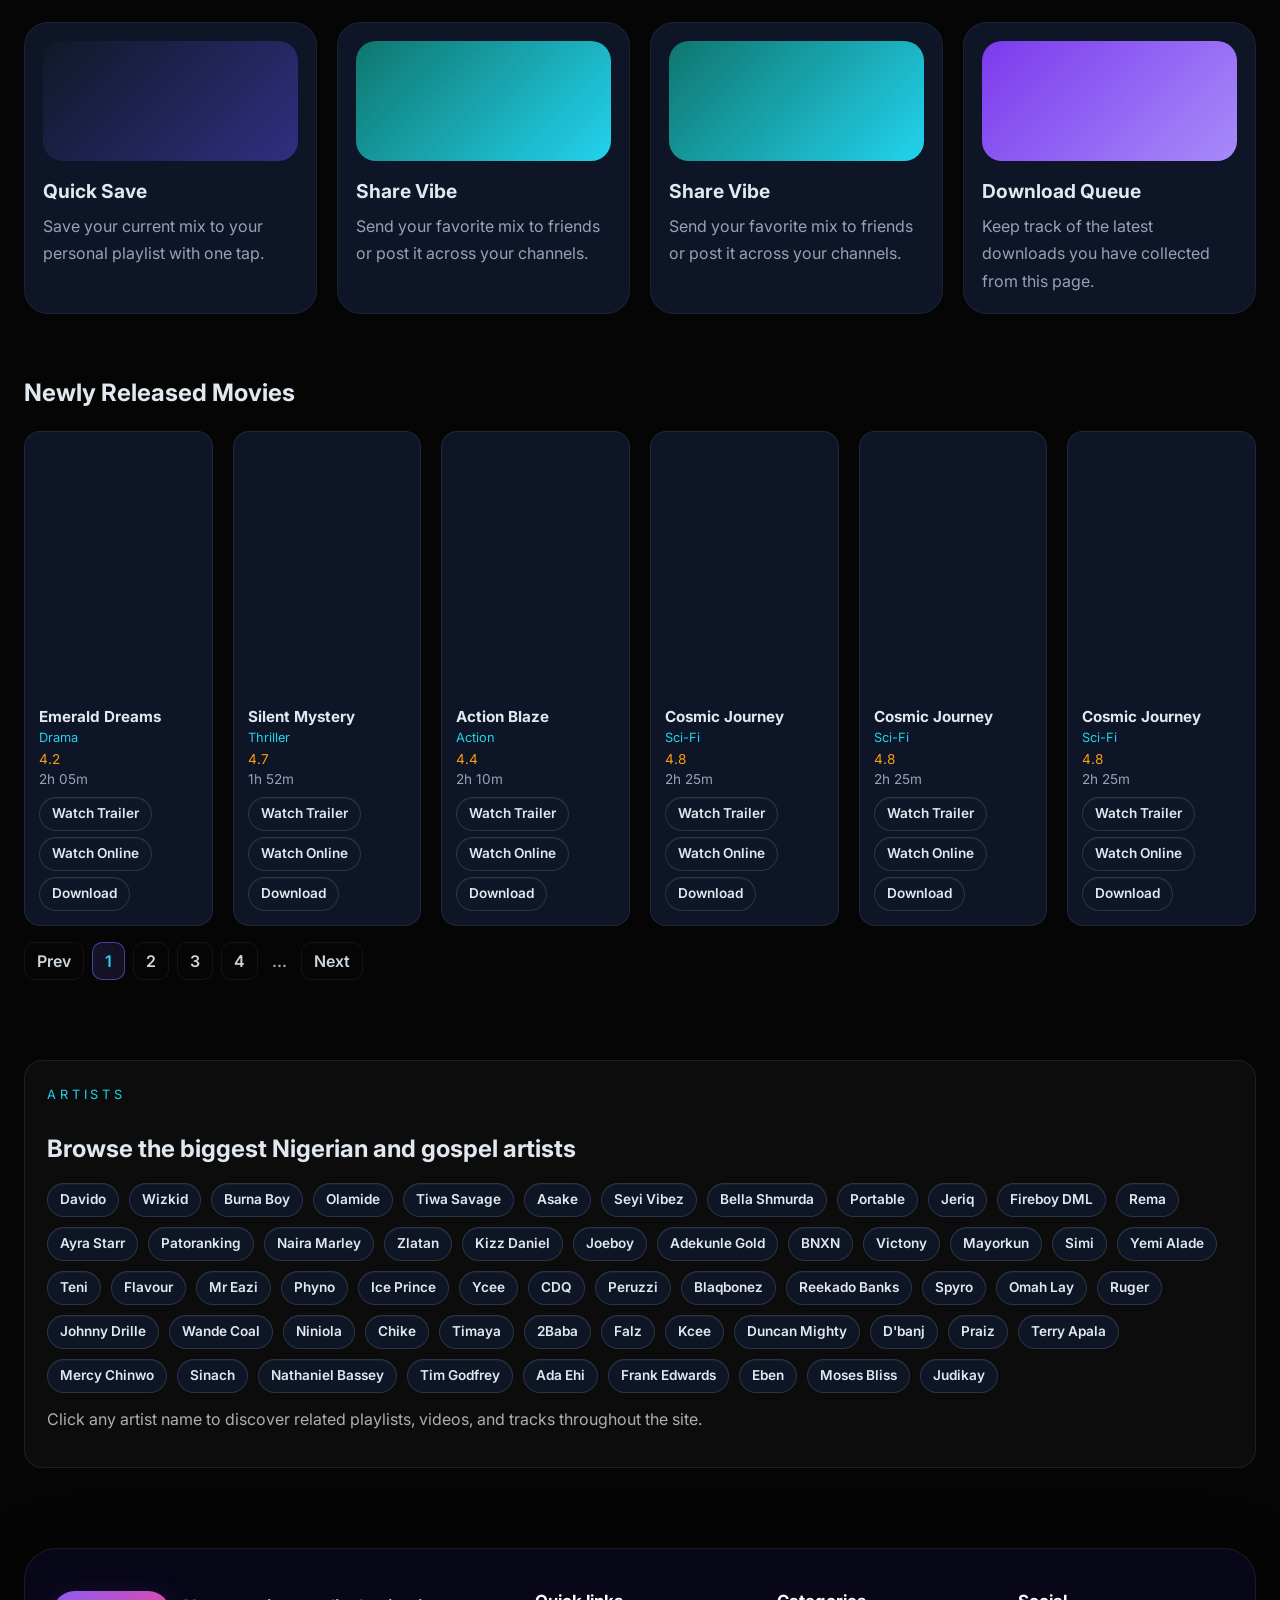
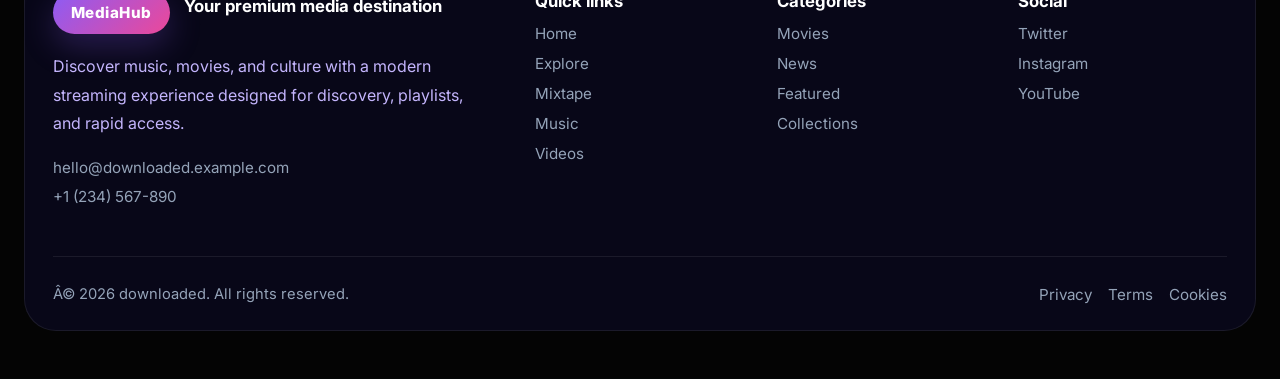
<file: mixtape.html>
<!DOCTYPE html>
<html lang="en">
  <head>
    <meta charset="UTF-8" />
    <meta name="viewport" content="width=device-width, initial-scale=1.0" />
    <title>Mixtape - downloaded</title>
    <meta name="description" content="Curated mixtapes, DJ sets, and vibe-based playlists for your next listening session." />
    <meta property="og:title" content="Mixtape - downloaded" />
    <meta property="og:description" content="Curated mixtapes, DJ sets, and vibe-based playlists for your next listening session." />
    <link rel="preconnect" href="https://fonts.googleapis.com" />
    <link rel="preconnect" href="https://fonts.gstatic.com" crossorigin />
    <link href="https://fonts.googleapis.com/css2?family=Inter:wght@400;500;600;700;800&family=Poppins:wght@500;600;700;800&display=swap" rel="stylesheet" />
    <link rel="stylesheet" href="styles.css" />
  </head>
  <body>
    <div class="page-shell">
      <header class="glass-nav">
        <div class="nav-brand">
          <a href="index.html"><span class="logo-mark">Downloaded</span></a>
        </div>
        <button class="nav-toggle" type="button" aria-label="Toggle navigation menu">
        </button>
        <nav class="nav-links" role="navigation" aria-label="Primary navigation">
          <a href="index.html">Home</a>
          <a href="explore.html">Explore</a>
          <a href="mixtape.html" class="active">Mixtape</a>
          <a href="music.html">Music</a>
          <a href="videos.html">Videos</a>
          <a href="movies.html">Movies</a>
          <a href="news.html">News</a>
        </nav>
        <div class="nav-action">
          <a class="button pill" href="signin.html">Sign In</a>
        </div>
      </header>

      <section class="page-hero">
        <h1>Build your perfect vibe in one place.</h1>
        <p>Discover curated playlists, save favorites, and create your next listening session with smart search and quick actions.</p>
      </section>

      <section class="media-controls search-section">
        <div class="control-group">
          <input type="search" class="input-field" placeholder="Search by title, mood, or artist..." aria-label="Search mixtapes" />
          <button class="button primary" type="button">Search</button>
        </div>
        <div class="filter-options">
          <select class="select-field" aria-label="Filter by mood">
            <option>All Moods</option>
            <option>Chill</option>
            <option>Late Night</option>
            <option>Workout</option>
            <option>Summer</option>
            <option>Afrobeats</option>
          </select>
          <select class="select-field" aria-label="Sort playlists">
            <option>Popular</option>
            <option>Newest</option>
            <option>Most Downloaded</option>
            <option>Favorites</option>
          </select>
        </div>
      </section>

      <section class="top-charts-section">
        <span class="section-label">Charts</span>
        <h3>Global Mixtapes Charts</h3>
        <div class="charts-controls">
          <button class="chart-filter active" data-period="today">Today</button>
          <button class="chart-filter" data-period="week">This Week</button>
          <button class="chart-filter" data-period="month">This Month</button>
          <button class="chart-filter" data-period="all">All Time</button>
        </div>
        <div class="charts-list">
          <div class="chart-item">1. Swiririri - Kapeke</div>
          <div class="chart-item">2. Afrobeat Essentials - Various Artists</div>
          <div class="chart-item">3. Urban Echo - City Beats</div>
          <div class="chart-item">4. Cosmic Journey - Star Sound</div>
          <div class="chart-item">5. Chill Vibes - Smooth Grooves</div>
          <div class="chart-item">6. Global Fusion - World Mix</div>
          <div class="chart-item">7. Night Drive - Midnight Tunes</div>
          <div class="chart-item">8. Summer Heat - Tropical Mix</div>
          <div class="chart-item">9. Soulful Sundays - Cozy Mix</div>
          <div class="chart-item">10. Party Starters - Dance Mix</div>
        </div>
      </section>


      <section class="card-grid-section">
        <span class="section-label">Featured mixes</span>
        <h2>Hand-picked mixtapes for every mood</h2>
        <p>Use the quick actions below to preview, favorite, download, or drop a mix into your playlist.</p>

        <div class="mixtape-grid">
          <article class="mixtape-card" data-detail-id="mix-summer-vibes">
            <div class="mixtape-cover">
              <div class="cover-image mixtape-cover--sunset"></div>
            </div>
            <div class="mixtape-info">
              <h3>Summer Vibes 2026</h3>
              <p class="mixtape-meta">Mood: Summer • 18 tracks • 1h 05m</p>
              <p class="mixtape-desc">Sun-soaked grooves, pop hooks, and tropical energy for the perfect weekend drive.</p>
              <div class="mixtape-actions">
                <button class="button secondary small play-btn" type="button">▶ Play</button>
                <button class="button secondary small download-btn" type="button">Download</button>
              </div>
            </div>
          </article>

          <article class="mixtape-card" data-detail-id="mix-late-night">
            <div class="mixtape-cover">
              <div class="cover-image mixtape-cover--ocean"></div>
            </div>
            <div class="mixtape-info">
              <h3>Late Night Sessions</h3>
              <p class="mixtape-meta">Mood: Chill • 12 tracks • 52m</p>
              <p class="mixtape-desc">Soft synths, chill beats, and deep basslines for a calm and cinematic evening.</p>
              <div class="mixtape-actions">
                <button class="button secondary small play-btn" type="button">▶ Play</button>
                <button class="button secondary small download-btn" type="button">Download</button>
              </div>
            </div>
          </article>

          <article class="mixtape-card" data-detail-id="mix-workout">
            <div class="mixtape-cover">
              <div class="cover-image mixtape-cover--fire"></div>
            </div>
            <div class="mixtape-info">
              <h3>Workout Pulse</h3>
              <p class="mixtape-meta">Mood: Workout • 14 tracks • 58m</p>
              <p class="mixtape-desc">High-energy drums, crisp drops, and a focus-heavy mix for training and movement.</p>
              <div class="mixtape-actions">
                <button class="button secondary small play-btn" type="button">▶ Play</button>
                <button class="button secondary small download-btn" type="button">Download</button>
              </div>
            </div>
          </article>

          <article class="mixtape-card" data-detail-id="mix-afrobeats">
            <div class="mixtape-cover">
              <div class="cover-image mixtape-cover--green"></div>
            </div>
            <div class="mixtape-info">
              <h3>Afrobeats Heat</h3>
              <p class="mixtape-meta">Mood: Afrobeats • 16 tracks • 1h 12m</p>
              <p class="mixtape-desc">A fresh blend of percussion, vocals, and crowd-ready hooks to keep the party alive.</p>
              <div class="mixtape-actions">
                <button class="button secondary small play-btn" type="button">▶ Play</button>
                <button class="button secondary small download-btn" type="button">Download</button>
              </div>
            </div>
          </article>

          <article class="mixtape-card" data-detail-id="mix-chill-hop">
            <div class="mixtape-cover">
              <div class="cover-image mixtape-cover--blue"></div>
            </div>
            <div class="mixtape-info">
              <h3>Chill Hop Essentials</h3>
              <p class="mixtape-meta">Mood: Chill • 20 tracks • 1h 30m</p>
              <p class="mixtape-desc">Laid-back beats, jazzy samples, and a smooth flow for studying or relaxing.</p>
              <div class="mixtape-actions">
                <button class="button secondary small play-btn" type="button">▶ Play</button>
                <button class="button secondary small download-btn" type="button">Download</button>
              </div>
            </div>
          </article>

          <article class="mixtape-card" data-detail-id="mix-soulful">
            <div class="mixtape-cover">
              <div class="cover-image mixtape-cover--pink"></div>
            </div>
            <div class="mixtape-info">
              <h3>Soulful Vibes</h3>
              <p class="mixtape-meta">Mood: Soulful • 25 tracks • 2h 00m</p>
              <p class="mixtape-desc">Rich, emotive melodies and heartfelt lyrics for deep listening.</p>
              <div class="mixtape-actions">
                <button class="button secondary small play-btn" type="button">▶ Play</button>
                <button class="button secondary small download-btn" type="button">Download</button>
              </div>
            </div>
          </article> 

          <article class="mixtape-card" data-detail-id="mix-soulful">
            <div class="mixtape-cover">
              <div class="cover-image mixtape-cover--red"></div>
            </div>
            <div class="mixtape-info">
              <h3>Soulful Sundays</h3>
              <p class="mixtape-meta">Mood: Soulful • 18 tracks • 1h 20m</p>
              <p class="mixtape-desc">Warm vocals, smooth instrumentals, and a heartfelt vibe for a cozy day in.</p>
              <div class="mixtape-actions">
                <button class="button secondary small play-btn" type="button">▶ Play</button>
                <button class="button secondary small download-btn" type="button">Download</button>
              </div>
            </div>
          </article>

          <article class="mixtape-card" data-detail-id="mix-soulful">
            <div class="mixtape-cover">
              <div class="cover-image mixtape-cover--red"></div>
            </div>
            <div class="mixtape-info">
              <h3>Soulful Sundays</h3>
              <p class="mixtape-meta">Mood: Soulful • 18 tracks • 1h 20m</p>
              <p class="mixtape-desc">Warm vocals, smooth instrumentals, and a heartfelt vibe for a cozy day in.</p>
              <div class="mixtape-actions">
                <button class="button secondary small play-btn" type="button">▶ Play</button>
                <button class="button secondary small download-btn" type="button">Download</button>
              </div>
            </div>
          </article>

          <article class="mixtape-card" data-detail-id="mix-global-beats">
            <div class="mixtape-cover">
              <div class="cover-image mixtape-cover--world"></div>
            </div>
            <div class="mixtape-info">
              <h3>Global Beats</h3>
              <p class="mixtape-meta">Mood: Eclectic • 25 tracks • 1h 50m</p>
              <p class="mixtape-desc">A vibrant mix of world music, international hits, and cross-cultural collaborations.</p>
              <div class="mixtape-actions">
                <button class="button secondary small play-btn" type="button">▶ Play</button>
                <button class="button secondary small download-btn" type="button">Download</button>
              </div>
            </div>
          </article>
        </div>
        <nav class="pagination" aria-label="Browse pages">
          <button class="page">Prev</button>
          <button class="page active" aria-current="page">1</button>
          <button class="page">2</button>
          <button class="page">3</button>
          <button class="page">4</button>
          <span class="page ellipsis" aria-hidden="true">...</span>
          <button class="page">Next</button>
        </nav>
      </section>

      <section id="trending" class="trending-section">
        <div>
          <div class="trending-heading-row">
            <h2>Top songs moving the charts</h2>
          </div>

          <div class="trending-grid">
            <article class="trending-item" data-detail-id="trend-1">
              <div class="track-cover" data-bg-image="track-1"></div>
              <div class="track-details">
                <div class="track-title">Swiririri (feat. Rickman Manrick)</div>
                <div class="track-meta">Kapeke Â· 2:43</div>
              </div>
              <button class="button secondary small"><svg viewBox="0 0 24 24" aria-hidden="true" focusable="false" class="download-icon"><path d="M5 13v2h14v-2H5zm7-9l-5 5h3v4h4v-4h3l-5-5z" fill="currentColor"/></svg>Download</button>
            </article>
            <article class="trending-item" data-detail-id="trend-2">
              <div class="track-cover" data-bg-image="track-2"></div>
              <div class="track-details">
                <div class="track-title">Shuu</div>
                <div class="track-meta">Kapeke Â· 2:33</div>
              </div>
              <button class="button secondary small"><svg viewBox="0 0 24 24" aria-hidden="true" focusable="false" class="download-icon"><path d="M5 13v2h14v-2H5zm7-9l-5 5h3v4h4v-4h3l-5-5z" fill="currentColor"/></svg>Download</button>
            </article>
            <article class="trending-item" data-detail-id="trend-3">
              <div class="track-cover" data-bg-image="track-3"></div>
              <div class="track-details">
                <div class="track-title">Shuu Remix</div>
                <div class="track-meta">Kapeke ft Fik Fameica Â· 2:33</div>
              </div>
              <button class="button secondary small"><svg viewBox="0 0 24 24" aria-hidden="true" focusable="false" class="download-icon"><path d="M5 13v2h14v-2H5zm7-9l-5 5h3v4h4v-4h3l-5-5z" fill="currentColor"/></svg>Download</button>
            </article>
            <article class="trending-item" data-detail-id="trend-4">
              <div class="track-cover" data-bg-image="track-4"></div>
              <div class="track-details">
                <div class="track-title">Dogyina Style</div>
                <div class="track-meta">Kapeke ft Trapex Boomin Â· 2:13</div>
              </div>
              <button class="button secondary small"><svg viewBox="0 0 24 24" aria-hidden="true" focusable="false" class="download-icon"><path d="M5 13v2h14v-2H5zm7-9l-5 5h3v4h4v-4h3l-5-5z" fill="currentColor"/></svg>Download</button>
            </article>
            <article class="trending-item" data-detail-id="trend-5">
              <div class="track-cover" data-bg-image="track-5"></div>
              <div class="track-details">
                <div class="track-title">Shuu Remix</div>
                <div class="track-meta">Kapeke ft Fik Fameica Â· 2:33</div>
              </div>
              <button class="button secondary small"><svg viewBox="0 0 24 24" aria-hidden="true" focusable="false" class="download-icon"><path d="M5 13v2h14v-2H5zm7-9l-5 5h3v4h4v-4h3l-5-5z" fill="currentColor"/></svg>Download</button>
            </article>
            <article class="trending-item" data-detail-id="trend-6">
              <div class="track-cover" data-bg-image="track-6"></div>
              <div class="track-details">
                <div class="track-title">Dogyina Style</div>
                <div class="track-meta">Kapeke ft Trapex Boomin Â· 2:13</div>
              </div>
              <button class="button secondary small"><svg viewBox="0 0 24 24" aria-hidden="true" focusable="false" class="download-icon"><path d="M5 13v2h14v-2H5zm7-9l-5 5h3v4h4v-4h3l-5-5z" fill="currentColor"/></svg>Download</button>
            </article>
            <article class="trending-item" data-detail-id="trend-7">
              <div class="track-cover" data-bg-image="track-7"></div>
              <div class="track-details">
                <div class="track-title">Shuu Remix</div>
                <div class="track-meta">Kapeke ft Fik Fameica Â· 2:33</div>
              </div>
              <button class="button secondary small"><svg viewBox="0 0 24 24" aria-hidden="true" focusable="false" class="download-icon"><path d="M5 13v2h14v-2H5zm7-9l-5 5h3v4h4v-4h3l-5-5z" fill="currentColor"/></svg>Download</button>
            </article>
            <article class="trending-item" data-detail-id="trend-8">
              <div class="track-cover" data-bg-image="track-8"></div>
              <div class="track-details">
                <div class="track-title">Essence (feat. Wizkid)</div>
                <div class="track-meta">Tems Â· 3:07</div>
              </div>
              <button class="button secondary small"><svg viewBox="0 0 24 24" aria-hidden="true" focusable="false" class="download-icon"><path d="M5 13v2h14v-2H5zm7-9l-5 5h3v4h4v-4h3l-5-5z" fill="currentColor"/></svg>Download</button>
            </article>
            <article class="trending-item" data-detail-id="trend-9">
              <div class="track-cover" data-bg-image="track-9"></div>
              <div class="track-details">
                <div class="track-title">Ye</div>
                <div class="track-meta">Burna Boy Â· 2:56</div>
              </div>
              <button class="button secondary small"><svg viewBox="0 0 24 24" aria-hidden="true" focusable="false" class="download-icon"><path d="M5 13v2h14v-2H5zm7-9l-5 5h3v4h4v-4h3l-5-5z" fill="currentColor"/></svg>Download</button>
            </article>
            <article class="trending-item" data-detail-id="trend-10">
              <div class="track-cover" data-bg-image="track-10"></div>
              <div class="track-details">
                <div class="track-title">Overloaded</div>
                <div class="track-meta">Asake Â· 2:44</div>
              </div>
              <button class="button secondary small"><svg viewBox="0 0 24 24" aria-hidden="true" focusable="false" class="download-icon"><path d="M5 13v2h14v-2H5zm7-9l-5 5h3v4h4v-4h3l-5-5z" fill="currentColor"/></svg>Download</button>
            </article>
            <article class="trending-item" data-detail-id="trend-11">
              <div class="track-cover" data-bg-image="track-11"></div>
              <div class="track-details">
                <div class="track-title">Shaku Shaku</div>
                <div class="track-meta">Olamide Â· 2:50</div>
              </div>
              <button class="button secondary small"><svg viewBox="0 0 24 24" aria-hidden="true" focusable="false" class="download-icon"><path d="M5 13v2h14v-2H5zm7-9l-5 5h3v4h4v-4h3l-5-5z" fill="currentColor"/></svg>Download</button>
            </article>
            <article class="trending-item" data-detail-id="trend-12">
              <div class="track-cover" data-bg-image="track-12"></div>
              <div class="track-details">
                <div class="track-title">Skelewu</div>
                <div class="track-meta">Davido Â· 3:15</div>
              </div>
              <button class="button secondary small"><svg viewBox="0 0 24 24" aria-hidden="true" focusable="false" class="download-icon"><path d="M5 13v2h14v-2H5zm7-9l-5 5h3v4h4v-4h3l-5-5z" fill="currentColor"/></svg>Download</button>
            </article>
            <article class="trending-item" data-detail-id="trend-13">
              <div class="track-cover" data-bg-image="track-13"></div>
              <div class="track-details">
                <div class="track-title">Fia</div>
                <div class="track-meta">Davido Â· 3:05</div>
              </div>
              <button class="button secondary small"><svg viewBox="0 0 24 24" aria-hidden="true" focusable="false" class="download-icon"><path d="M5 13v2h14v-2H5zm7-9l-5 5h3v4h4v-4h3l-5-5z" fill="currentColor"/></svg>Download</button>
            </article>
          </div>

          <nav class="pagination" data-pagesize="10" aria-label="Trending pages">
            <button class="page">Prev</button>
            <button class="page active" aria-current="page">1</button>
            <button class="page">2</button>
            <button class="page">3</button>
            <button class="page">4</button>
            <span class="page ellipsis" aria-hidden="true">...</span>
            <button class="page">Next</button>
          </nav>

        </div>

        <aside class="trending-sidebar">

          <div class="sidebar-card artist-filter-section">
        <h3>Popular Artist</h3>
        <div class="artist-list">
          <button type="button" class="button secondary small artist-link" data-artist="Naira Marley">Naira Marley</button>
          <button type="button" class="button secondary small artist-link" data-artist="Zlatan">Zlatan</button>
          <button type="button" class="button secondary small artist-link" data-artist="Kizz Daniel">Kizz Daniel</button>
          <button type="button" class="button secondary small artist-link" data-artist="Joeboy">Joeboy</button>
          <button type="button" class="button secondary small artist-link" data-artist="Adekunle Gold">Adekunle Gold</button>
          <button type="button" class="button secondary small artist-link" data-artist="BNXN">BNXN</button>
          <button type="button" class="button secondary small artist-link" data-artist="Victony">Victony</button>
          <button type="button" class="button secondary small artist-link" data-artist="Mayorkun">Mayorkun</button>
          <button type="button" class="button secondary small artist-link" data-artist="Simi">Simi</button>
          <button type="button" class="button secondary small artist-link" data-artist="Yemi Alade">Yemi Alade</button>
          <button type="button" class="button secondary small artist-link" data-artist="Teni">Teni</button>
          <button type="button" class="button secondary small artist-link" data-artist="Spyro">Spyro</button>
          <button type="button" class="button secondary small artist-link" data-artist="Omah Lay">Omah Lay</button>
          <button type="button" class="button secondary small artist-link" data-artist="Ruger">Ruger</button>
          <button type="button" class="button secondary small artist-link" data-artist="Johnny Drille">Johnny Drille</button>
          <button type="button" class="button secondary small artist-link" data-artist="Wande Coal">Wande Coal</button>
          <button type="button" class="button secondary small artist-link" data-artist="Niniola">Niniola</button>
          <button type="button" class="button secondary small artist-link" data-artist="Chike">Chike</button>
          <button type="button" class="button secondary small artist-link" data-artist="Judikay">Judikay</button>
        </div>
      </div>
      
          <div class="sidebar-card">
            <div class="sidebar-card-header">
              <h3>Trending Artists</h3>
              <a class="button pill" href="explore.html">Explore</a>
            </div>
            <ul class="sidebar-list">
              <li>
                <span class="sidebar-avatar" data-bg-image="artist-1"></span>
                <div>
                  <strong>Davido</strong>
                  <span>1.2M streams</span>
                </div>
              </li>
              <li>
                <span class="sidebar-avatar" data-bg-image="artist-2"></span>
                <div>
                  <strong>Wizkid</strong>
                  <span>980K followers</span>
                </div>
              </li>
              <li>
                <span class="sidebar-avatar" data-bg-image="artist-4"></span>
                <div>
                  <strong>Fireboy DML</strong>
                  <span>760K streams</span>
                </div>
              </li>
              <li>
                <span class="sidebar-avatar" data-bg-image="artist-5"></span>
                <div>
                  <strong>Tems</strong>
                  <span>680K followers</span>
                </div>
              </li>
              <li>
                <span class="sidebar-avatar" data-bg-image="artist-3"></span>
                <div>
                  <strong>Rema</strong>
                  <span>720K streams</span>
                </div>
              </li>
              <li>
                <span class="sidebar-avatar" data-bg-image="artist-6"></span>
                <div>
                  <strong>Olamide</strong>
                  <span>650K followers</span>
                </div>
              </li>
            </ul>
          </div>

          <div class="sidebar-card ad-promo-card">
            <div class="sidebar-card-header">
              <div>
                <span class="ad-pill">Sponsored</span>
                <h3>Trending Albums</h3>
              </div>
              <a class="button pill ad-cta" href="javascript:void(0)">Claim Offer</a>
            </div>
            <ul class="sidebar-list sidebar-ranking">
              <li>
                <span class="sidebar-rank">1</span>
                <div>
                  <strong>Sunset Sessions</strong>
                  <span>1.8M streams</span>
                </div>
              </li>
              <li>
                <span class="sidebar-rank">2</span>
                <div>
                  <strong>Midnight Drive</strong>
                  <span>1.5M streams</span>
                </div>
              </li>
              <li>
                <span class="sidebar-rank">3</span>
                <div>
                  <strong>Global Fusion</strong>
                  <span>1.3M streams</span>
                </div>
              </li>
              <li>
                <span class="sidebar-rank">4</span>
                <div>
                  <strong>Urban Pulse</strong>
                  <span>1.4M streams</span>
                </div>
              </li>
              <li>
                <span class="sidebar-rank">5</span>
                <div>
                  <strong>Global Vibes</strong>
                  <span>1.1M streams</span>
                </div>
              </li>
            </ul>
          </div>
        </aside>
      </section>

      <section class="card-grid-section">
        <h2>Create a quick mixtape stack</h2>
        <p>Save a custom set, add your favorite tracks, and keep your listening queue ready for later.</p>

        <div class="grid cards-grid">
          <article class="tile">
            <div class="tile-image tile-image--midnight"></div>
            <div class="tile-content">
              <h3>Quick Save</h3>
              <p>Save your current mix to your personal playlist with one tap.</p>
            </div>
          </article>

          <article class="tile">
            <div class="tile-image tile-image--teal"></div>
            <div class="tile-content">
              <h3>Share Vibe</h3>
              <p>Send your favorite mix to friends or post it across your channels.</p>
            </div>
          </article>

          <article class="tile">
            <div class="tile-image tile-image--teal"></div>
            <div class="tile-content">
              <h3>Share Vibe</h3>
              <p>Send your favorite mix to friends or post it across your channels.</p>
               </div>
          </article>

          <article class="tile">
            <div class="tile-image tile-image--violet"></div>
            <div class="tile-content">
              <h3>Download Queue</h3>
              <p>Keep track of the latest downloads you have collected from this page.</p>
              </div>
          </article>
        </div>
      </section>

      <section class="media-grid-section">
        <h2>Newly Released Movies</h2>
        <div class="movie-grid">
          <article class="movie-item media-item" data-detail-id="emerald-dreams">
            <div class="movie-poster" role="img" aria-label="Poster: Emerald Dreams"></div>
            <div class="movie-details">
              <h3>Emerald Dreams</h3>
              <p class="genre">Drama</p>
              <div class="rating">4.2</div>
              <p class="duration">2h 05m</p>
              <div class="media-actions">
                <button class="button secondary small play-btn" aria-label="Play trailer for Emerald Dreams" data-url="#">Watch Trailer</button>
                <button class="button secondary small play-btn" aria-label="Watch Emerald Dreams" data-url="#">Watch Online</button>
                <button class="button secondary small download-btn" aria-label="Download Emerald Dreams" data-movie="emerald-dreams">Download</button>
              </div>
            </div>
          </article>

          <article class="movie-item media-item" data-detail-id="silent-mystery">
            <div class="movie-poster" role="img" aria-label="Poster: Silent Mystery"></div>
            <div class="movie-details">
              <h3>Silent Mystery</h3>
              <p class="genre">Thriller</p>
              <div class="rating">4.7</div>
              <p class="duration">1h 52m</p>
              <div class="media-actions">
                <button class="button secondary small play-btn" aria-label="Play trailer for Silent Mystery" data-url="#">Watch Trailer</button>
                <button class="button secondary small play-btn" aria-label="Watch Silent Mystery" data-url="#">Watch Online</button>
                <button class="button secondary small download-btn" aria-label="Download Silent Mystery" data-movie="silent-mystery">Download</button>
              </div>
            </div>
          </article>

          <article class="movie-item media-item" data-detail-id="action-blaze">
            <div class="movie-poster" role="img" aria-label="Poster: Action Blaze"></div>
            <div class="movie-details">
              <h3>Action Blaze</h3>
              <p class="genre">Action</p>
              <div class="rating">4.4</div>
              <p class="duration">2h 10m</p>
              <div class="media-actions">
                <button class="button secondary small play-btn" aria-label="Play trailer for Action Blaze" data-url="#">Watch Trailer</button>
                <button class="button secondary small play-btn" aria-label="Watch Action Blaze" data-url="#">Watch Online</button>
                <button class="button secondary small download-btn" aria-label="Download Action Blaze" data-movie="action-blaze">Download</button>
              </div>
            </div>
          </article>

          <article class="movie-item media-item" data-detail-id="cosmic-journey">
            <div class="movie-poster" role="img" aria-label="Poster: Cosmic Journey"></div>
            <div class="movie-details">
              <h3>Cosmic Journey</h3>
              <p class="genre">Sci-Fi</p>
              <div class="rating">4.8</div>
              <p class="duration">2h 25m</p>
              <div class="media-actions">
                <button class="button secondary small play-btn" aria-label="Play trailer for Cosmic Journey" data-url="#">Watch Trailer</button>
                <button class="button secondary small play-btn" aria-label="Watch Cosmic Journey" data-url="#">Watch Online</button>
                <button class="button secondary small download-btn" aria-label="Download Cosmic Journey" data-movie="cosmic-journey">Download</button>
              </div>
            </div>
          </article>

          <article class="movie-item media-item" data-detail-id="cosmic-journey">
            <div class="movie-poster" role="img" aria-label="Poster: Cosmic Journey"></div>
            <div class="movie-details">
              <h3>Cosmic Journey</h3>
              <p class="genre">Sci-Fi</p>
              <div class="rating">4.8</div>
              <p class="duration">2h 25m</p>
              <div class="media-actions">
                <button class="button secondary small play-btn" aria-label="Play trailer for Cosmic Journey" data-url="#">Watch Trailer</button>
                <button class="button secondary small play-btn" aria-label="Watch Cosmic Journey" data-url="#">Watch Online</button>
                <button class="button secondary small download-btn" aria-label="Download Cosmic Journey" data-movie="cosmic-journey">Download</button>
              </div>
            </div>
          </article>

          <article class="movie-item media-item" data-detail-id="cosmic-journey">
            <div class="movie-poster" role="img" aria-label="Poster: Cosmic Journey"></div>
            <div class="movie-details">
              <h3>Cosmic Journey</h3>
              <p class="genre">Sci-Fi</p>
              <div class="rating">4.8</div>
              <p class="duration">2h 25m</p>
              <div class="media-actions">
                <button class="button secondary small play-btn" aria-label="Play trailer for Cosmic Journey" data-url="#">Watch Trailer</button>
                <button class="button secondary small play-btn" aria-label="Watch Cosmic Journey" data-url="#">Watch Online</button>
                <button class="button secondary small download-btn" aria-label="Download Cosmic Journey" data-movie="cosmic-journey">Download</button>
              </div>
            </div>
          </article>
        </div>
        <nav class="pagination" data-pagesize="6" aria-label="Browse pages">
          <button class="page">Prev</button>
          <button class="page active" aria-current="page">1</button>
          <button class="page">2</button>
          <button class="page">3</button>
          <button class="page">4</button>
          <span class="page ellipsis" aria-hidden="true">...</span>
          <button class="page">Next</button>
        </nav>
      </section>


      <section class="artist-filter-section">
        <span class="section-label">Artists</span>
        <h2>Browse the biggest Nigerian and gospel artists</h2>
        <div class="artist-list">
          <button type="button" class="button secondary small artist-link" data-artist="Davido">Davido</button>
          <button type="button" class="button secondary small artist-link" data-artist="Wizkid">Wizkid</button>
          <button type="button" class="button secondary small artist-link" data-artist="Burna Boy">Burna Boy</button>
          <button type="button" class="button secondary small artist-link" data-artist="Olamide">Olamide</button>
          <button type="button" class="button secondary small artist-link" data-artist="Tiwa Savage">Tiwa Savage</button>
          <button type="button" class="button secondary small artist-link" data-artist="Asake">Asake</button>
          <button type="button" class="button secondary small artist-link" data-artist="Seyi Vibez">Seyi Vibez</button>
          <button type="button" class="button secondary small artist-link" data-artist="Bella Shmurda">Bella Shmurda</button>
          <button type="button" class="button secondary small artist-link" data-artist="Portable">Portable</button>
          <button type="button" class="button secondary small artist-link" data-artist="Jeriq">Jeriq</button>
          <button type="button" class="button secondary small artist-link" data-artist="Fireboy DML">Fireboy DML</button>
          <button type="button" class="button secondary small artist-link" data-artist="Rema">Rema</button>
          <button type="button" class="button secondary small artist-link" data-artist="Ayra Starr">Ayra Starr</button>
          <button type="button" class="button secondary small artist-link" data-artist="Patoranking">Patoranking</button>
          <button type="button" class="button secondary small artist-link" data-artist="Naira Marley">Naira Marley</button>
          <button type="button" class="button secondary small artist-link" data-artist="Zlatan">Zlatan</button>
          <button type="button" class="button secondary small artist-link" data-artist="Kizz Daniel">Kizz Daniel</button>
          <button type="button" class="button secondary small artist-link" data-artist="Joeboy">Joeboy</button>
          <button type="button" class="button secondary small artist-link" data-artist="Adekunle Gold">Adekunle Gold</button>
          <button type="button" class="button secondary small artist-link" data-artist="BNXN">BNXN</button>
          <button type="button" class="button secondary small artist-link" data-artist="Victony">Victony</button>
          <button type="button" class="button secondary small artist-link" data-artist="Mayorkun">Mayorkun</button>
          <button type="button" class="button secondary small artist-link" data-artist="Simi">Simi</button>
          <button type="button" class="button secondary small artist-link" data-artist="Yemi Alade">Yemi Alade</button>
          <button type="button" class="button secondary small artist-link" data-artist="Teni">Teni</button>
          <button type="button" class="button secondary small artist-link" data-artist="Flavour">Flavour</button>
          <button type="button" class="button secondary small artist-link" data-artist="Mr Eazi">Mr Eazi</button>
          <button type="button" class="button secondary small artist-link" data-artist="Phyno">Phyno</button>
          <button type="button" class="button secondary small artist-link" data-artist="Ice Prince">Ice Prince</button>
          <button type="button" class="button secondary small artist-link" data-artist="Ycee">Ycee</button>
          <button type="button" class="button secondary small artist-link" data-artist="CDQ">CDQ</button>
          <button type="button" class="button secondary small artist-link" data-artist="Peruzzi">Peruzzi</button>
          <button type="button" class="button secondary small artist-link" data-artist="Blaqbonez">Blaqbonez</button>
          <button type="button" class="button secondary small artist-link" data-artist="Reekado Banks">Reekado Banks</button>
          <button type="button" class="button secondary small artist-link" data-artist="Spyro">Spyro</button>
          <button type="button" class="button secondary small artist-link" data-artist="Omah Lay">Omah Lay</button>
          <button type="button" class="button secondary small artist-link" data-artist="Ruger">Ruger</button>
          <button type="button" class="button secondary small artist-link" data-artist="Johnny Drille">Johnny Drille</button>
          <button type="button" class="button secondary small artist-link" data-artist="Wande Coal">Wande Coal</button>
          <button type="button" class="button secondary small artist-link" data-artist="Niniola">Niniola</button>
          <button type="button" class="button secondary small artist-link" data-artist="Chike">Chike</button>
          <button type="button" class="button secondary small artist-link" data-artist="Timaya">Timaya</button>
          <button type="button" class="button secondary small artist-link" data-artist="2Baba">2Baba</button>
          <button type="button" class="button secondary small artist-link" data-artist="Falz">Falz</button>
          <button type="button" class="button secondary small artist-link" data-artist="Kcee">Kcee</button>
          <button type="button" class="button secondary small artist-link" data-artist="Duncan Mighty">Duncan Mighty</button>
          <button type="button" class="button secondary small artist-link" data-artist="D'banj">D'banj</button>
          <button type="button" class="button secondary small artist-link" data-artist="Praiz">Praiz</button>
          <button type="button" class="button secondary small artist-link" data-artist="Terry Apala">Terry Apala</button>
          <button type="button" class="button secondary small artist-link" data-artist="Mercy Chinwo">Mercy Chinwo</button>
          <button type="button" class="button secondary small artist-link" data-artist="Sinach">Sinach</button>
          <button type="button" class="button secondary small artist-link" data-artist="Nathaniel Bassey">Nathaniel Bassey</button>
          <button type="button" class="button secondary small artist-link" data-artist="Tim Godfrey">Tim Godfrey</button>
          <button type="button" class="button secondary small artist-link" data-artist="Ada Ehi">Ada Ehi</button>
          <button type="button" class="button secondary small artist-link" data-artist="Frank Edwards">Frank Edwards</button>
          <button type="button" class="button secondary small artist-link" data-artist="Eben">Eben</button>
          <button type="button" class="button secondary small artist-link" data-artist="Moses Bliss">Moses Bliss</button>
          <button type="button" class="button secondary small artist-link" data-artist="Judikay">Judikay</button>
        </div>
        <div class="artist-filter-info">
          <p>Click any artist name to discover related playlists, videos, and tracks throughout the site.</p>
        </div>
      </section>

      <footer class="site-footer">
        <div class="footer-grid">
          <div class="footer-brand">
            <div class="footer-logo">
              <span class="logo-mark">MediaHub</span>
              <div>
                <p class="footer-brand-title">Your premium media destination</p>
              </div>
            </div>
            <p class="footer-brand-copy">Discover music, movies, and culture with a modern streaming experience designed for discovery, playlists, and rapid access.</p>
            <div class="footer-contact">
              <a href="mailto:hello@downloaded.example.com">hello@downloaded.example.com</a>
              <a href="tel:+1234567890">+1 (234) 567-890</a>
            </div>
          </div>

          <div class="footer-block">
            <h3>Quick links</h3>
            <ul class="footer-list">
              <li><a href="index.html">Home</a></li>
              <li><a href="explore.html">Explore</a></li>
              <li><a href="mixtape.html">Mixtape</a></li>
              <li><a href="music.html">Music</a></li>
              <li><a href="videos.html">Videos</a></li>
            </ul>
          </div>

          <div class="footer-block">
            <h3>Categories</h3>
            <ul class="footer-list">
              <li><a href="movies.html">Movies</a></li>
              <li><a href="news.html">News</a></li>
              <li><a href="explore.html">Featured</a></li>
              <li><a href="mixtape.html">Collections</a></li>
            </ul>
          </div>

          <div class="footer-block">
            <h3>Social</h3>
            <ul class="footer-list">
              <li><a href="https://twitter.com/downloaded" target="_blank" rel="noopener">Twitter</a></li>
              <li><a href="https://instagram.com/downloaded" target="_blank" rel="noopener">Instagram</a></li>
              <li><a href="https://youtube.com/@downloaded" target="_blank" rel="noopener">YouTube</a></li>
            </ul>
          </div>

          </div>

        <div class="footer-bottom">
          <p>Â© 2026 downloaded. All rights reserved.</p>
          <div class="footer-policy-links">
            <a href="javascript:void(0)">Privacy</a>
            <a href="javascript:void(0)">Terms</a>
            <a href="javascript:void(0)">Cookies</a>
          </div>
        </div>
      </footer>
    </div>

    <script src="scripts.js"></script>
  </body>
</html>
</file>
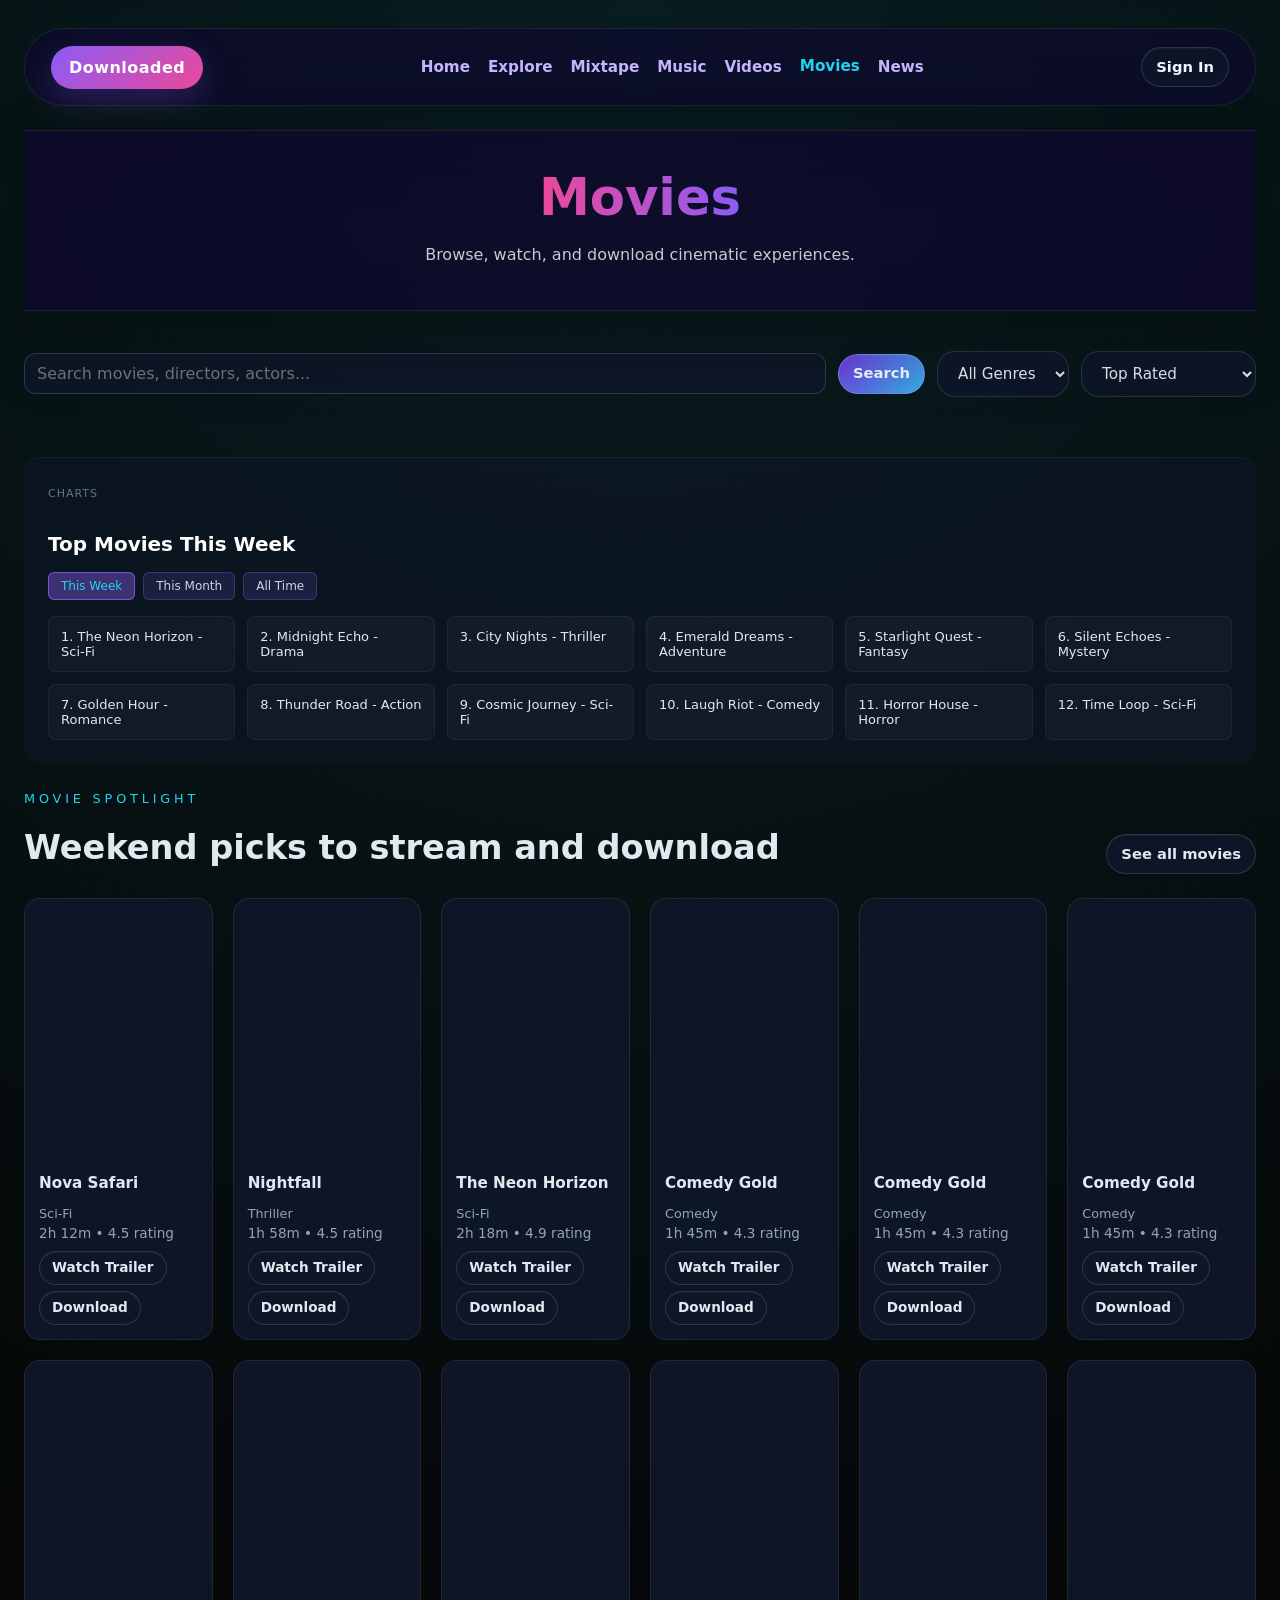
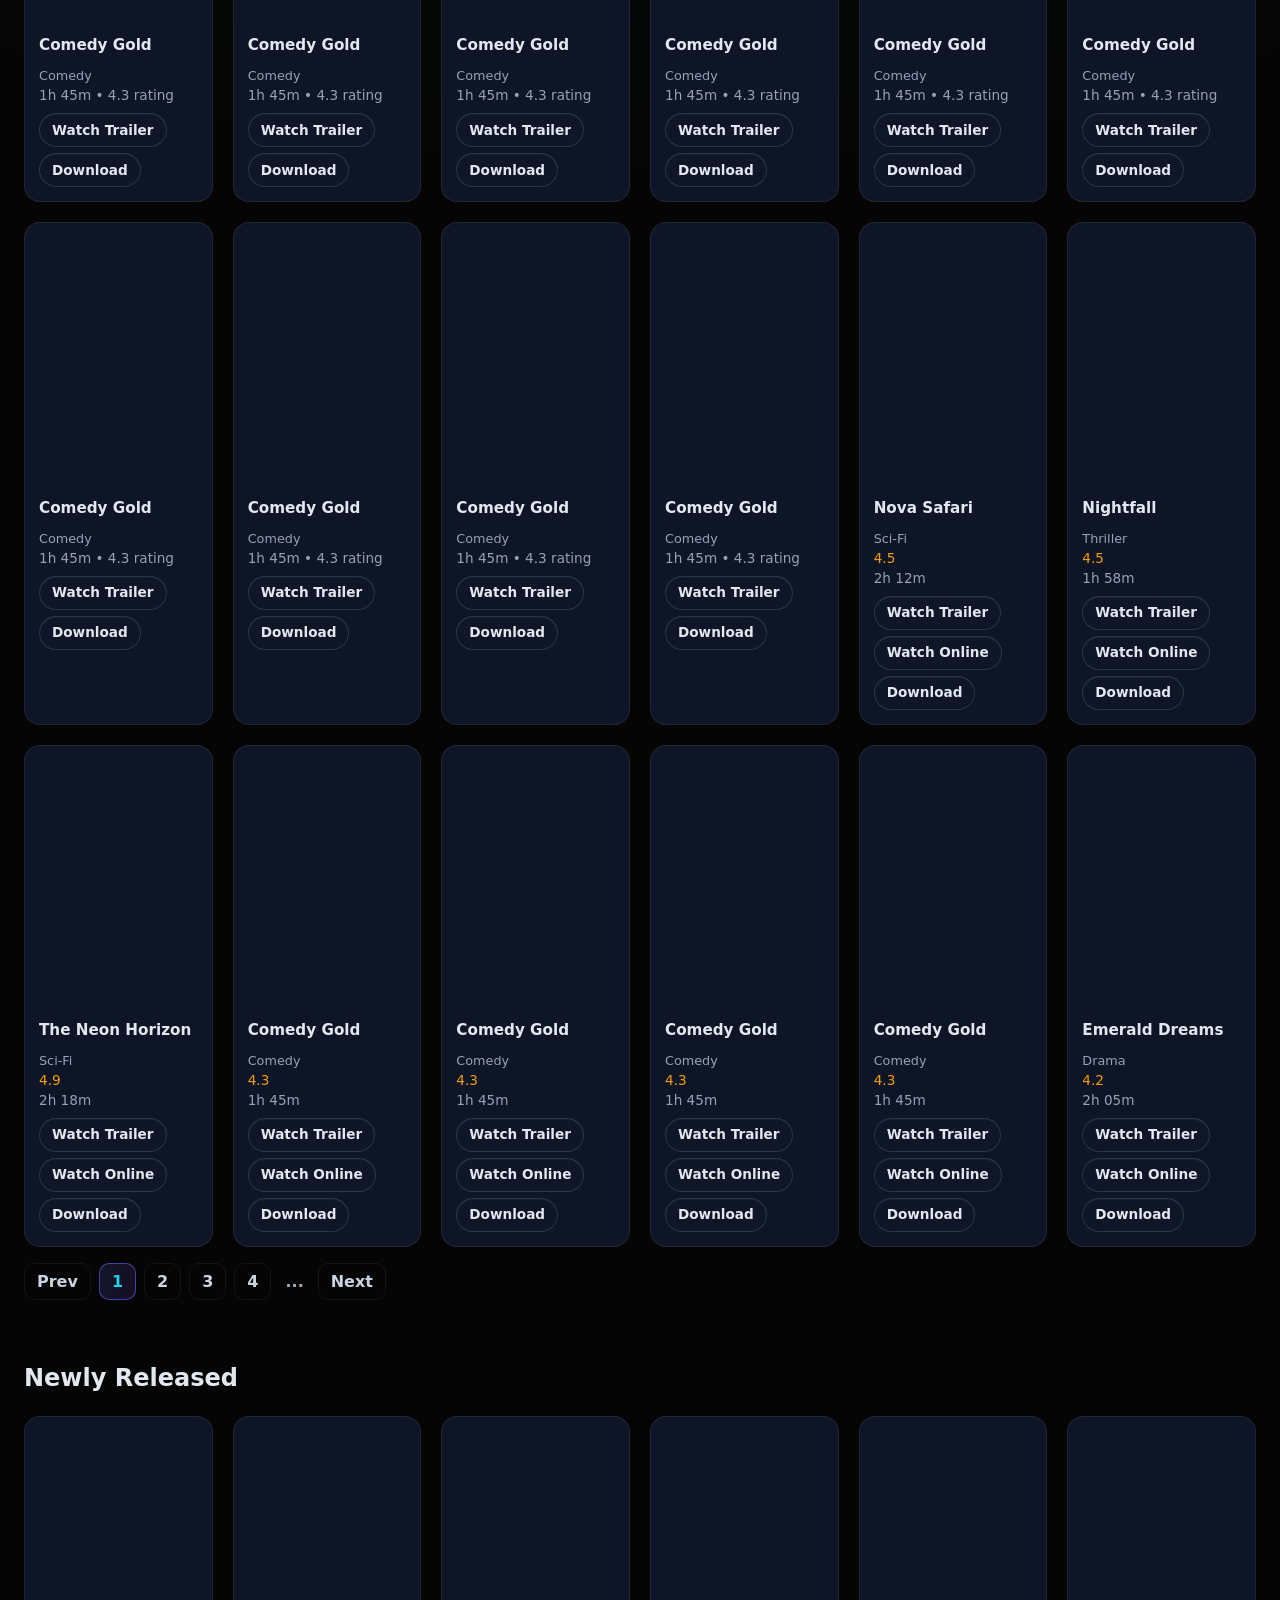
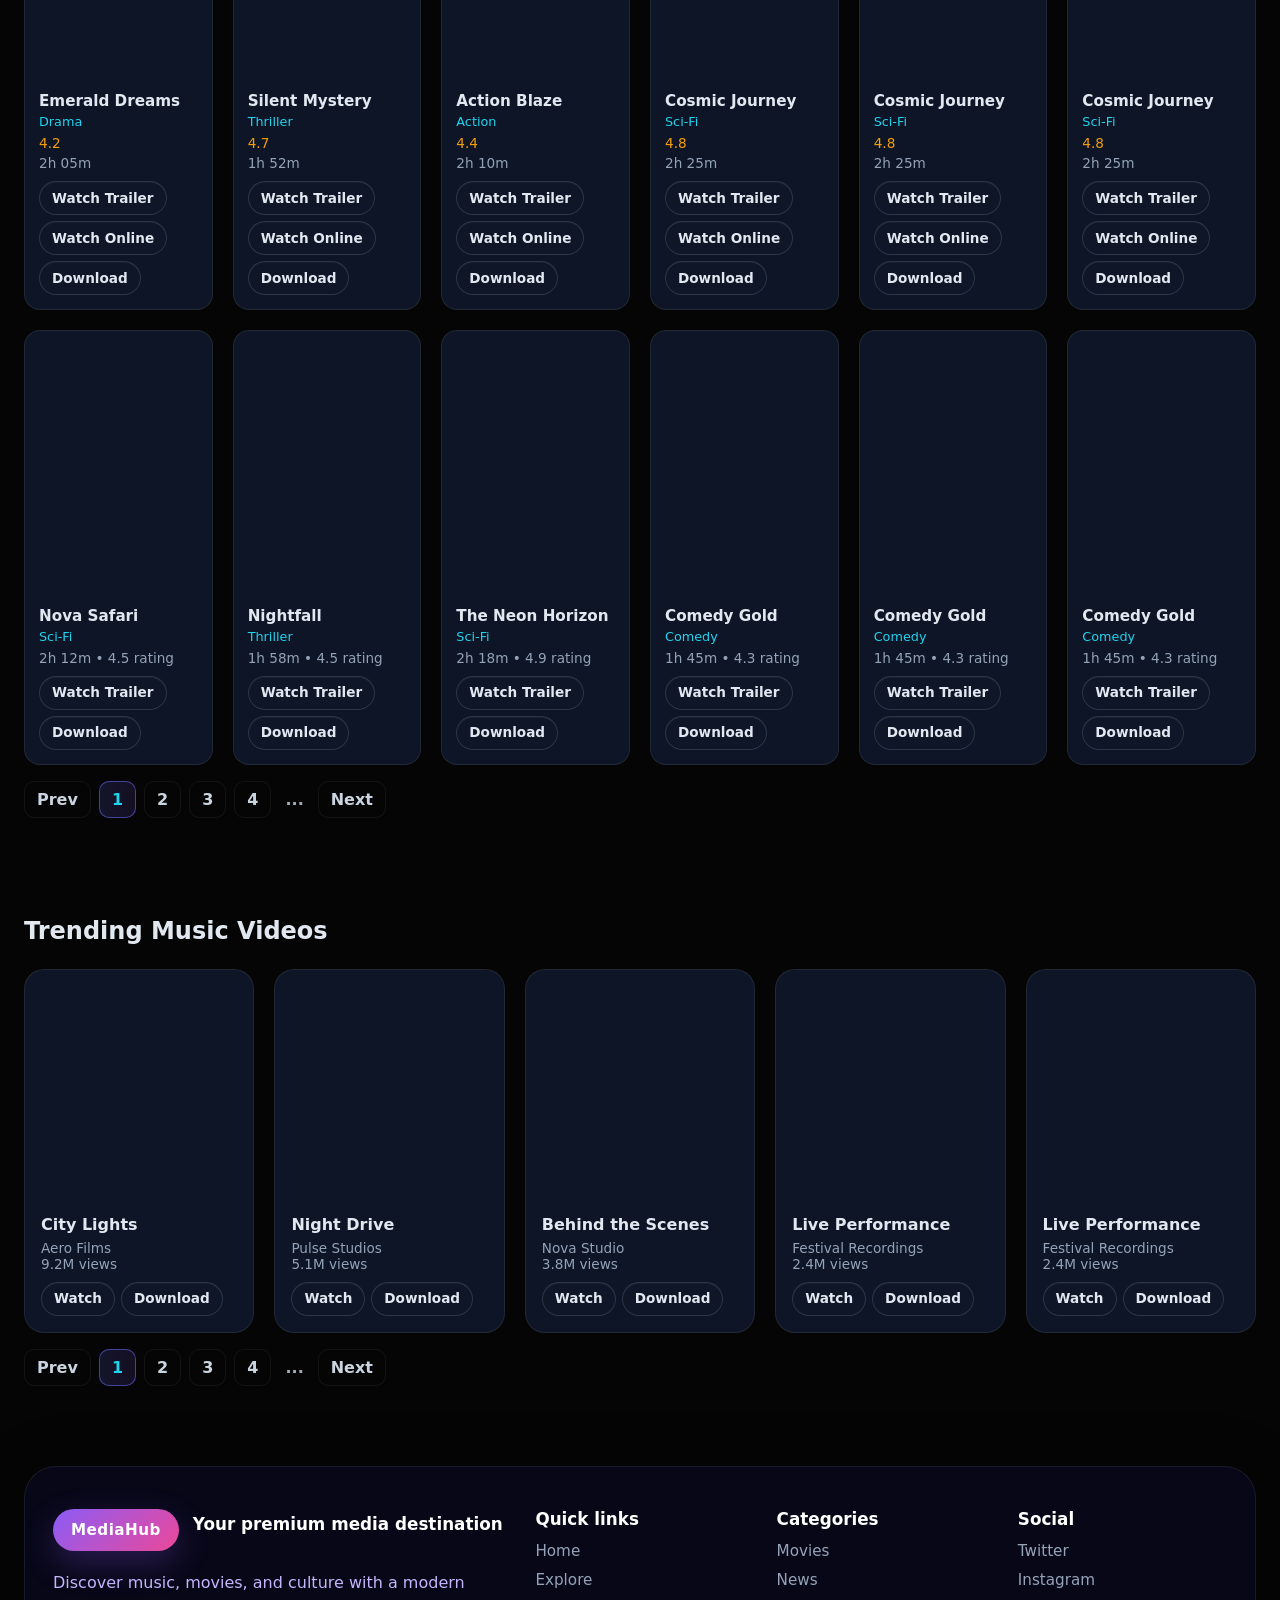
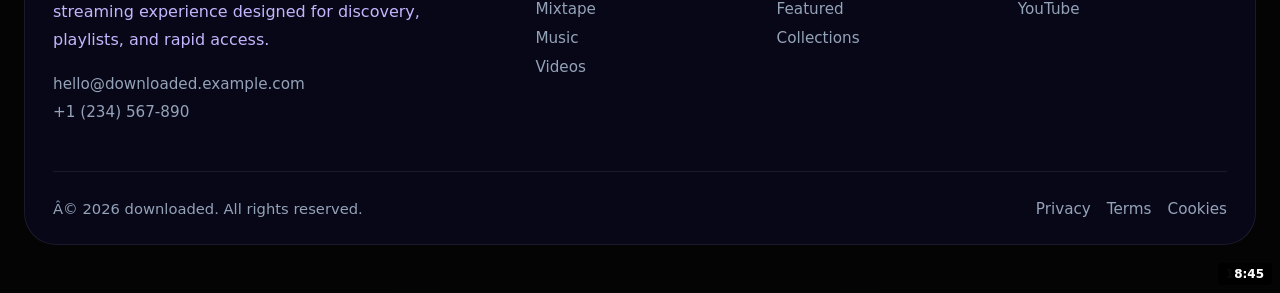
<file: movies.html>
﻿<!DOCTYPE html>
<html lang="en">
  <head>
    <meta charset="UTF-8" />
    <meta name="viewport" content="width=device-width, initial-scale=1.0" />
    <title>Movies - downloaded</title>
    <meta name="description" content="downloaded is a premium entertainment hub for music, videos, movies and news." />
    <meta property="og:title" content="downloaded" />
    <meta property="og:description" content="downloaded is a premium entertainment hub for music, videos, movies and news." />
    <link rel="stylesheet" href="styles.css" />
    <script type="application/ld+json">
    {
      "@context": "https://schema.org",
      "@graph": [
        {
          "@type": "Movie",
          "name": "Nova Safari",
          "image": "https://via.placeholder.com/300x420.png?text=Nova+Safari",
          "description": "A sci-fi journey across uncharted worlds.",
          "duration": "PT2H12M",
          "url": "movies.html#nova-safari"
        },
        {
          "@type": "Movie",
          "name": "Nightfall",
          "image": "https://via.placeholder.com/300x420.png?text=Nightfall",
          "description": "A tense thriller set in the shadow of the city.",
          "duration": "PT1H58M",
          "url": "movies.html#nightfall"
        },
        {
          "@type": "Movie",
          "name": "The Neon Horizon",
          "image": "https://via.placeholder.com/300x420.png?text=The+Neon+Horizon",
          "description": "Neon-lit sci-fi saga exploring a future metropolis.",
          "duration": "PT2H18M",
          "url": "movies.html#the-neon-horizon"
        },
        {
          "@type": "Movie",
          "name": "Comedy Gold",
          "image": "https://via.placeholder.com/300x420.png?text=Comedy+Gold",
          "description": "A light-hearted comedy for the whole family.",
          "duration": "PT1H45M",
          "url": "movies.html#comedy-gold"
        }
      ]
    }
    </script>
  </head>
  <body>
    <div class="page-shell">
      <header class="glass-nav">
        <div class="nav-brand">
          <a href="index.html"><span class="logo-mark">Downloaded</span></a>
        </div>
        <button class="nav-toggle" type="button" aria-label="Toggle navigation menu">

        </button>
        <nav class="nav-links" role="navigation" aria-label="Primary navigation">
          <a href="index.html">Home</a>
          <a href="explore.html">Explore</a>
          <a href="mixtape.html">Mixtape</a>
          <a href="music.html">Music</a>
          <a href="videos.html">Videos</a>
          <a href="movies.html" class="active">Movies</a>
          <a href="news.html">News</a>
        </nav>
        <div class="nav-action">
          <a class="button pill" href="signin.html">Sign In</a>
        </div>
      </header>

      <section class="page-hero">
        <h1>Movies</h1>
        <p>Browse, watch, and download cinematic experiences.</p>
      </section>

      <section class="media-controls">
        <div class="control-group">
          <input type="text" placeholder="Search movies, directors, actors..." class="input-field" />
          <button class="button primary">Search</button>
        </div>
        <div class="filter-options">
          <select class="select-field" aria-label="Filter by genre">
            <option>All Genres</option>
            <option>Action</option>
            <option>Comedy</option>
            <option>Drama</option>
            <option>Horror</option>
            <option>Sci-Fi</option>
            <option>Thriller</option>
          </select>
          <select class="select-field" aria-label="Sort movies">
            <option>Top Rated</option>
            <option>Newest Release</option>
            <option>Most Popular</option>
            <option>Coming Soon</option>
          </select>
        </div>
      </section>

            <section class="top-charts-section">
        <span class="section-label">Charts</span>
        <h3>Top Movies This Week</h3>
        <div class="charts-controls">
          <button class="chart-filter active" data-period="week">This Week</button>
          <button class="chart-filter" data-period="month">This Month</button>
          <button class="chart-filter" data-period="all">All Time</button>
        </div>
        <div class="charts-list">
          <div class="chart-item">1. The Neon Horizon - Sci-Fi</div>
          <div class="chart-item">2. Midnight Echo - Drama</div>
          <div class="chart-item">3. City Nights - Thriller</div>
          <div class="chart-item">4. Emerald Dreams - Adventure</div>
          <div class="chart-item">5. Starlight Quest - Fantasy</div>
          <div class="chart-item">6. Silent Echoes - Mystery</div>
          <div class="chart-item">7. Golden Hour - Romance</div>
          <div class="chart-item">8. Thunder Road - Action</div>
          <div class="chart-item">9. Cosmic Journey - Sci-Fi</div>
          <div class="chart-item">10. Laugh Riot - Comedy</div>
          <div class="chart-item">11. Horror House - Horror</div>
          <div class="chart-item">12. Time Loop - Sci-Fi</div>
        </div>
      </section>


      <section class="card-grid-section">
        <span class="section-label">Movie Spotlight</span>
        <div class="trending-heading-row">
          <h2>Weekend picks to stream and download</h2>
          <a class="button pill secondary" href="#featured-movies">See all movies</a>
        </div>
        <div class="movie-grid">
          <article class="movie-item media-item" data-detail-id="nova-safari">
            <div class="movie-poster" role="img" aria-label="Poster: Nova Safari"></div>
            <div class="movie-details">
              <h3>Nova Safari</h3>
              <p class="genre">Sci-Fi</p>
              <p class="duration">2h 12m • 4.5 rating</p>
              <div class="media-actions">
                <button class="button secondary small play-btn" type="button">Watch Trailer</button>
                <button class="button secondary small download-btn" type="button">Download</button>
              </div>
            </div>
          </article>

          <article class="movie-item media-item" data-detail-id="nightfall">
            <div class="movie-poster" role="img" aria-label="Poster: Nightfall"></div>
            <div class="movie-details">
              <h3>Nightfall</h3>
              <p class="genre">Thriller</p>
              <p class="duration">1h 58m • 4.5 rating</p>
              <div class="media-actions">
                <button class="button secondary small play-btn" type="button">Watch Trailer</button>
                <button class="button secondary small download-btn" type="button">Download</button>
              </div>
            </div>
          </article>

          <article class="movie-item media-item" data-detail-id="the-neon-horizon">
            <div class="movie-poster" role="img" aria-label="Poster: The Neon Horizon"></div>
            <div class="movie-details">
              <h3>The Neon Horizon</h3>
              <p class="genre">Sci-Fi</p>
              <p class="duration">2h 18m • 4.9 rating</p>
              <div class="media-actions">
                <button class="button secondary small play-btn" type="button">Watch Trailer</button>
                <button class="button secondary small download-btn" type="button">Download</button>
              </div>
            </div>
          </article>

          <article class="movie-item media-item" data-detail-id="comedy-gold">
            <div class="movie-poster" role="img" aria-label="Poster: Comedy Gold"></div>
            <div class="movie-details">
              <h3>Comedy Gold</h3>
              <p class="genre">Comedy</p>
              <p class="duration">1h 45m • 4.3 rating</p>
              <div class="media-actions">
                <button class="button secondary small play-btn" type="button">Watch Trailer</button>
                <button class="button secondary small download-btn" type="button">Download</button>
              </div>
            </div>
          </article>

          <article class="movie-item media-item" data-detail-id="comedy-gold">
            <div class="movie-poster" role="img" aria-label="Poster: Comedy Gold"></div>
            <div class="movie-details">
              <h3>Comedy Gold</h3>
              <p class="genre">Comedy</p>
              <p class="duration">1h 45m • 4.3 rating</p>
              <div class="media-actions">
                <button class="button secondary small play-btn" type="button">Watch Trailer</button>
                <button class="button secondary small download-btn" type="button">Download</button>
              </div>
            </div>
          </article>

          <article class="movie-item media-item" data-detail-id="comedy-gold">
            <div class="movie-poster" role="img" aria-label="Poster: Comedy Gold"></div>
            <div class="movie-details">
              <h3>Comedy Gold</h3>
              <p class="genre">Comedy</p>
              <p class="duration">1h 45m • 4.3 rating</p>
              <div class="media-actions">
                <button class="button secondary small play-btn" type="button">Watch Trailer</button>
                <button class="button secondary small download-btn" type="button">Download</button>
              </div>
            </div>
          </article>

          <article class="movie-item media-item" data-detail-id="comedy-gold">
            <div class="movie-poster" role="img" aria-label="Poster: Comedy Gold"></div>
            <div class="movie-details">
              <h3>Comedy Gold</h3>
              <p class="genre">Comedy</p>
              <p class="duration">1h 45m • 4.3 rating</p>
              <div class="media-actions">
                <button class="button secondary small play-btn" type="button">Watch Trailer</button>
                <button class="button secondary small download-btn" type="button">Download</button>
              </div>
            </div>
          </article>

          <article class="movie-item media-item" data-detail-id="comedy-gold">
            <div class="movie-poster" role="img" aria-label="Poster: Comedy Gold"></div>
            <div class="movie-details">
              <h3>Comedy Gold</h3>
              <p class="genre">Comedy</p>
              <p class="duration">1h 45m • 4.3 rating</p>
              <div class="media-actions">
                <button class="button secondary small play-btn" type="button">Watch Trailer</button>
                <button class="button secondary small download-btn" type="button">Download</button>
              </div>
            </div>
          </article>

          <article class="movie-item media-item" data-detail-id="comedy-gold">
            <div class="movie-poster" role="img" aria-label="Poster: Comedy Gold"></div>
            <div class="movie-details">
              <h3>Comedy Gold</h3>
              <p class="genre">Comedy</p>
              <p class="duration">1h 45m • 4.3 rating</p>
              <div class="media-actions">
                <button class="button secondary small play-btn" type="button">Watch Trailer</button>
                <button class="button secondary small download-btn" type="button">Download</button>
              </div>
            </div>
          </article>

          <article class="movie-item media-item" data-detail-id="comedy-gold">
            <div class="movie-poster" role="img" aria-label="Poster: Comedy Gold"></div>
            <div class="movie-details">
              <h3>Comedy Gold</h3>
              <p class="genre">Comedy</p>
              <p class="duration">1h 45m • 4.3 rating</p>
              <div class="media-actions">
                <button class="button secondary small play-btn" type="button">Watch Trailer</button>
                <button class="button secondary small download-btn" type="button">Download</button>
              </div>
            </div>
          </article>

          <article class="movie-item media-item" data-detail-id="comedy-gold">
            <div class="movie-poster" role="img" aria-label="Poster: Comedy Gold"></div>
            <div class="movie-details">
              <h3>Comedy Gold</h3>
              <p class="genre">Comedy</p>
              <p class="duration">1h 45m • 4.3 rating</p>
              <div class="media-actions">
                <button class="button secondary small play-btn" type="button">Watch Trailer</button>
                <button class="button secondary small download-btn" type="button">Download</button>
              </div>
            </div>
          </article>

          <article class="movie-item media-item" data-detail-id="comedy-gold">
            <div class="movie-poster" role="img" aria-label="Poster: Comedy Gold"></div>
            <div class="movie-details">
              <h3>Comedy Gold</h3>
              <p class="genre">Comedy</p>
              <p class="duration">1h 45m • 4.3 rating</p>
              <div class="media-actions">
                <button class="button secondary small play-btn" type="button">Watch Trailer</button>
                <button class="button secondary small download-btn" type="button">Download</button>
              </div>
            </div>
          </article>

          <article class="movie-item media-item" data-detail-id="comedy-gold">
            <div class="movie-poster" role="img" aria-label="Poster: Comedy Gold"></div>
            <div class="movie-details">
              <h3>Comedy Gold</h3>
              <p class="genre">Comedy</p>
              <p class="duration">1h 45m • 4.3 rating</p>
              <div class="media-actions">
                <button class="button secondary small play-btn" type="button">Watch Trailer</button>
                <button class="button secondary small download-btn" type="button">Download</button>
              </div>
            </div>
          </article>

          <article class="movie-item media-item" data-detail-id="comedy-gold">
            <div class="movie-poster" role="img" aria-label="Poster: Comedy Gold"></div>
            <div class="movie-details">
              <h3>Comedy Gold</h3>
              <p class="genre">Comedy</p>
              <p class="duration">1h 45m • 4.3 rating</p>
              <div class="media-actions">
                <button class="button secondary small play-btn" type="button">Watch Trailer</button>
                <button class="button secondary small download-btn" type="button">Download</button>
              </div>
            </div>
          </article>

          <article class="movie-item media-item" data-detail-id="comedy-gold">
            <div class="movie-poster" role="img" aria-label="Poster: Comedy Gold"></div>
            <div class="movie-details">
              <h3>Comedy Gold</h3>
              <p class="genre">Comedy</p>
              <p class="duration">1h 45m • 4.3 rating</p>
              <div class="media-actions">
                <button class="button secondary small play-btn" type="button">Watch Trailer</button>
                <button class="button secondary small download-btn" type="button">Download</button>
              </div>
            </div>
          </article>

          <article class="movie-item media-item" data-detail-id="comedy-gold">
            <div class="movie-poster" role="img" aria-label="Poster: Comedy Gold"></div>
            <div class="movie-details">
              <h3>Comedy Gold</h3>
              <p class="genre">Comedy</p>
              <p class="duration">1h 45m • 4.3 rating</p>
              <div class="media-actions">
                <button class="button secondary small play-btn" type="button">Watch Trailer</button>
                <button class="button secondary small download-btn" type="button">Download</button>
              </div>
            </div>
          </article>

          <article class="movie-item media-item" data-detail-id="nova-safari">
            <div class="movie-poster" role="img" aria-label="Poster: Nova Safari"></div>
            <div class="movie-details">
              <h3>Nova Safari</h3>
              <p class="genre">Sci-Fi</p>
              <div class="rating">4.5</div>
              <p class="duration">2h 12m</p>
              <div class="media-actions">
                <button class="button secondary small play-btn" aria-label="Play trailer for Nova Safari" data-url="#">Watch Trailer</button>
                <button class="button secondary small play-btn" aria-label="Watch Nova Safari" data-url="#">Watch Online</button>
                <button class="button secondary small download-btn" aria-label="Download Nova Safari" data-movie="nova-safari">
                  <svg viewBox="0 0 24 24" aria-hidden="true" focusable="false" class="download-icon"><path d="M5 13v2h14v-2H5zm7-9l-5 5h3v4h4v-4h3l-5-5z" fill="currentColor"/></svg>
                  Download
                </button>
              </div>
            </div>
          </article>

          <article class="movie-item media-item" data-detail-id="nightfall">
            <div class="movie-poster" role="img" aria-label="Poster: Nightfall"></div>
            <div class="movie-details">
              <h3>Nightfall</h3>
              <p class="genre">Thriller</p>
              <div class="rating">4.5</div>
              <p class="duration">1h 58m</p>
              <div class="media-actions">
                <button class="button secondary small play-btn" aria-label="Play trailer for Nightfall" data-url="#">Watch Trailer</button>
                <button class="button secondary small play-btn" aria-label="Watch Nightfall" data-url="#">Watch Online</button>
                <button class="button secondary small download-btn" aria-label="Download Nightfall" data-movie="nightfall">
                  <svg viewBox="0 0 24 24" aria-hidden="true" focusable="false" class="download-icon"><path d="M5 13v2h14v-2H5zm7-9l-5 5h3v4h4v-4h3l-5-5z" fill="currentColor"/></svg>
                  Download
                </button>
              </div>
            </div>
          </article>

          <article class="movie-item media-item" data-detail-id="the-neon-horizon">
            <div class="movie-poster" role="img" aria-label="Poster: The Neon Horizon"></div>
            <div class="movie-details">
              <h3>The Neon Horizon</h3>
              <p class="genre">Sci-Fi</p>
              <div class="rating">4.9</div>
              <p class="duration">2h 18m</p>
              <div class="media-actions">
                <button class="button secondary small play-btn" aria-label="Play trailer for The Neon Horizon" data-url="#">Watch Trailer</button>
                <button class="button secondary small play-btn" aria-label="Watch The Neon Horizon" data-url="#">Watch Online</button>
                <button class="button secondary small download-btn" aria-label="Download The Neon Horizon" data-movie="the-neon-horizon">
                  <svg viewBox="0 0 24 24" aria-hidden="true" focusable="false" class="download-icon"><path d="M5 13v2h14v-2H5zm7-9l-5 5h3v4h4v-4h3l-5-5z" fill="currentColor"/></svg>
                  Download
                </button>
              </div>
            </div>
          </article>

          <article class="movie-item media-item" data-detail-id="comedy-gold">
            <div class="movie-poster" role="img" aria-label="Poster: Comedy Gold"></div>
            <div class="movie-details">
              <h3>Comedy Gold</h3>
              <p class="genre">Comedy</p>
              <div class="rating">4.3</div>
              <p class="duration">1h 45m</p>
              <div class="media-actions">
                <button class="button secondary small play-btn" aria-label="Play trailer for Comedy Gold" data-url="#">Watch Trailer</button>
                <button class="button secondary small play-btn" aria-label="Watch Comedy Gold" data-url="#">Watch Online</button>
                <button class="button secondary small download-btn" aria-label="Download Comedy Gold" data-movie="comedy-gold">
                  <svg viewBox="0 0 24 24" aria-hidden="true" focusable="false" class="download-icon"><path d="M5 13v2h14v-2H5zm7-9l-5 5h3v4h4v-4h3l-5-5z" fill="currentColor"/></svg>
                  Download
                </button>
              </div>
            </div>
          </article>

          <article class="movie-item media-item" data-detail-id="comedy-gold">
            <div class="movie-poster" role="img" aria-label="Poster: Comedy Gold"></div>
            <div class="movie-details">
              <h3>Comedy Gold</h3>
              <p class="genre">Comedy</p>
              <div class="rating">4.3</div>
              <p class="duration">1h 45m</p>
              <div class="media-actions">
                <button class="button secondary small play-btn" aria-label="Play trailer for Comedy Gold" data-url="#">Watch Trailer</button>
                <button class="button secondary small play-btn" aria-label="Watch Comedy Gold" data-url="#">Watch Online</button>
                <button class="button secondary small download-btn" aria-label="Download Comedy Gold" data-movie="comedy-gold">
                  <svg viewBox="0 0 24 24" aria-hidden="true" focusable="false" class="download-icon"><path d="M5 13v2h14v-2H5zm7-9l-5 5h3v4h4v-4h3l-5-5z" fill="currentColor"/></svg>
                  Download
                </button>
              </div>
            </div>
          </article>

          <article class="movie-item media-item" data-detail-id="comedy-gold">
            <div class="movie-poster" role="img" aria-label="Poster: Comedy Gold"></div>
            <div class="movie-details">
              <h3>Comedy Gold</h3>
              <p class="genre">Comedy</p>
              <div class="rating">4.3</div>
              <p class="duration">1h 45m</p>
              <div class="media-actions">
                <button class="button secondary small play-btn" aria-label="Play trailer for Comedy Gold" data-url="#">Watch Trailer</button>
                <button class="button secondary small play-btn" aria-label="Watch Comedy Gold" data-url="#">Watch Online</button>
                <button class="button secondary small download-btn" aria-label="Download Comedy Gold" data-movie="comedy-gold">
                  <svg viewBox="0 0 24 24" aria-hidden="true" focusable="false" class="download-icon"><path d="M5 13v2h14v-2H5zm7-9l-5 5h3v4h4v-4h3l-5-5z" fill="currentColor"/></svg>
                  Download
                </button>
            </div>
          </article>

          <article class="movie-item media-item" data-detail-id="comedy-gold">
            <div class="movie-poster" role="img" aria-label="Poster: Comedy Gold"></div>
            <div class="movie-details">
              <h3>Comedy Gold</h3>
              <p class="genre">Comedy</p>
              <div class="rating">4.3</div>
              <p class="duration">1h 45m</p>
              <div class="media-actions">
                <button class="button secondary small play-btn" aria-label="Play trailer for Comedy Gold" data-url="#">Watch Trailer</button>
                <button class="button secondary small play-btn" aria-label="Watch Comedy Gold" data-url="#">Watch Online</button>
                <button class="button secondary small download-btn" aria-label="Download Comedy Gold" data-movie="comedy-gold">
                  <svg viewBox="0 0 24 24" aria-hidden="true" focusable="false" class="download-icon"><path d="M5 13v2h14v-2H5zm7-9l-5 5h3v4h4v-4h3l-5-5z" fill="currentColor"/></svg>
                  Download
                </button>
              </div>
            </div>
          </article>
                    <article class="movie-item media-item" data-detail-id="emerald-dreams">
            <div class="movie-poster" role="img" aria-label="Poster: Emerald Dreams"></div>
            <div class="movie-details">
              <h3>Emerald Dreams</h3>
              <p class="genre">Drama</p>
              <div class="rating">4.2</div>
              <p class="duration">2h 05m</p>
              <div class="media-actions">
                <button class="button secondary small play-btn" aria-label="Play trailer for Emerald Dreams" data-url="#">Watch Trailer</button>
                <button class="button secondary small play-btn" aria-label="Watch Emerald Dreams" data-url="#">Watch Online</button>
                <button class="button secondary small download-btn" aria-label="Download Emerald Dreams" data-movie="emerald-dreams">Download</button>
              </div>
            </div>
          </article>

          <article class="movie-item media-item" data-detail-id="silent-mystery">
            <div class="movie-poster" role="img" aria-label="Poster: Silent Mystery"></div>
            <div class="movie-details">
              <h3>Silent Mystery</h3>
              <p class="genre">Thriller</p>
              <div class="rating">4.7</div>
              <p class="duration">1h 52m</p>
              <div class="media-actions">
                <button class="button secondary small play-btn" aria-label="Play trailer for Silent Mystery" data-url="#">Watch Trailer</button>
                <button class="button secondary small play-btn" aria-label="Watch Silent Mystery" data-url="#">Watch Online</button>
                <button class="button secondary small download-btn" aria-label="Download Silent Mystery" data-movie="silent-mystery">Download</button>
              </div>
            </div>
          </article>

          <article class="movie-item media-item" data-detail-id="action-blaze">
            <div class="movie-poster" role="img" aria-label="Poster: Action Blaze"></div>
            <div class="movie-details">
              <h3>Action Blaze</h3>
              <p class="genre">Action</p>
              <div class="rating">4.4</div>
              <p class="duration">2h 10m</p>
              <div class="media-actions">
                <button class="button secondary small play-btn" aria-label="Play trailer for Action Blaze" data-url="#">Watch Trailer</button>
                <button class="button secondary small play-btn" aria-label="Watch Action Blaze" data-url="#">Watch Online</button>
                <button class="button secondary small download-btn" aria-label="Download Action Blaze" data-movie="action-blaze">Download</button>
              </div>
            </div>
          </article>

          <article class="movie-item media-item" data-detail-id="cosmic-journey">
            <div class="movie-poster" role="img" aria-label="Poster: Cosmic Journey"></div>
            <div class="movie-details">
              <h3>Cosmic Journey</h3>
              <p class="genre">Sci-Fi</p>
              <div class="rating">4.8</div>
              <p class="duration">2h 25m</p>
              <div class="media-actions">
                <button class="button secondary small play-btn" aria-label="Play trailer for Cosmic Journey" data-url="#">Watch Trailer</button>
                <button class="button secondary small play-btn" aria-label="Watch Cosmic Journey" data-url="#">Watch Online</button>
                <button class="button secondary small download-btn" aria-label="Download Cosmic Journey" data-movie="cosmic-journey">Download</button>
              </div>
            </div>
          </article>

          <article class="movie-item media-item" data-detail-id="cosmic-journey">
            <div class="movie-poster" role="img" aria-label="Poster: Cosmic Journey"></div>
            <div class="movie-details">
              <h3>Cosmic Journey</h3>
              <p class="genre">Sci-Fi</p>
              <div class="rating">4.8</div>
              <p class="duration">2h 25m</p>
              <div class="media-actions">
                <button class="button secondary small play-btn" aria-label="Play trailer for Cosmic Journey" data-url="#">Watch Trailer</button>
                <button class="button secondary small play-btn" aria-label="Watch Cosmic Journey" data-url="#">Watch Online</button>
                <button class="button secondary small download-btn" aria-label="Download Cosmic Journey" data-movie="cosmic-journey">Download</button>
              </div>
            </div>
          </article>

          <article class="movie-item media-item" data-detail-id="cosmic-journey">
            <div class="movie-poster" role="img" aria-label="Poster: Cosmic Journey"></div>
            <div class="movie-details">
              <h3>Cosmic Journey</h3>
              <p class="genre">Sci-Fi</p>
              <div class="rating">4.8</div>
              <p class="duration">2h 25m</p>
              <div class="media-actions">
                <button class="button secondary small play-btn" aria-label="Play trailer for Cosmic Journey" data-url="#">Watch Trailer</button>
                <button class="button secondary small play-btn" aria-label="Watch Cosmic Journey" data-url="#">Watch Online</button>
                <button class="button secondary small download-btn" aria-label="Download Cosmic Journey" data-movie="cosmic-journey">Download</button>
              </div>
            </div>
          </article>

                    <article class="movie-item media-item" data-detail-id="nova-safari">
            <div class="movie-poster" role="img" aria-label="Poster: Nova Safari"></div>
            <div class="movie-details">
              <h3>Nova Safari</h3>
              <p class="genre">Sci-Fi</p>
              <p class="duration">2h 12m • 4.5 rating</p>
              <div class="media-actions">
                <button class="button secondary small play-btn" type="button">Watch Trailer</button>
                <button class="button secondary small download-btn" type="button">Download</button>
              </div>
            </div>
          </article>

          <article class="movie-item media-item" data-detail-id="nightfall">
            <div class="movie-poster" role="img" aria-label="Poster: Nightfall"></div>
            <div class="movie-details">
              <h3>Nightfall</h3>
              <p class="genre">Thriller</p>
              <p class="duration">1h 58m • 4.5 rating</p>
              <div class="media-actions">
                <button class="button secondary small play-btn" type="button">Watch Trailer</button>
                <button class="button secondary small download-btn" type="button">Download</button>
              </div>
            </div>
          </article>

          <article class="movie-item media-item" data-detail-id="the-neon-horizon">
            <div class="movie-poster" role="img" aria-label="Poster: The Neon Horizon"></div>
            <div class="movie-details">
              <h3>The Neon Horizon</h3>
              <p class="genre">Sci-Fi</p>
              <p class="duration">2h 18m • 4.9 rating</p>
              <div class="media-actions">
                <button class="button secondary small play-btn" type="button">Watch Trailer</button>
                <button class="button secondary small download-btn" type="button">Download</button>
              </div>
            </div>
          </article>

          <article class="movie-item media-item" data-detail-id="comedy-gold">
            <div class="movie-poster" role="img" aria-label="Poster: Comedy Gold"></div>
            <div class="movie-details">
              <h3>Comedy Gold</h3>
              <p class="genre">Comedy</p>
              <p class="duration">1h 45m • 4.3 rating</p>
              <div class="media-actions">
                <button class="button secondary small play-btn" type="button">Watch Trailer</button>
                <button class="button secondary small download-btn" type="button">Download</button>
              </div>
            </div>
          </article>

          <article class="movie-item media-item" data-detail-id="comedy-gold">
            <div class="movie-poster" role="img" aria-label="Poster: Comedy Gold"></div>
            <div class="movie-details">
              <h3>Comedy Gold</h3>
              <p class="genre">Comedy</p>
              <p class="duration">1h 45m • 4.3 rating</p>
              <div class="media-actions">
                <button class="button secondary small play-btn" type="button">Watch Trailer</button>
                <button class="button secondary small download-btn" type="button">Download</button>
              </div>
            </div>
          </article>

          <article class="movie-item media-item" data-detail-id="comedy-gold">
            <div class="movie-poster" role="img" aria-label="Poster: Comedy Gold"></div>
            <div class="movie-details">
              <h3>Comedy Gold</h3>
              <p class="genre">Comedy</p>
              <p class="duration">1h 45m • 4.3 rating</p>
              <div class="media-actions">
                <button class="button secondary small play-btn" type="button">Watch Trailer</button>
                <button class="button secondary small download-btn" type="button">Download</button>
              </div>
            </div>
          </article>

          <article class="movie-item media-item" data-detail-id="comedy-gold">
            <div class="movie-poster" role="img" aria-label="Poster: Comedy Gold"></div>
            <div class="movie-details">
              <h3>Comedy Gold</h3>
              <p class="genre">Comedy</p>
              <p class="duration">1h 45m • 4.3 rating</p>
              <div class="media-actions">
                <button class="button secondary small play-btn" type="button">Watch Trailer</button>
                <button class="button secondary small download-btn" type="button">Download</button>
              </div>
            </div>
          </article>

          <article class="movie-item media-item" data-detail-id="comedy-gold">
            <div class="movie-poster" role="img" aria-label="Poster: Comedy Gold"></div>
            <div class="movie-details">
              <h3>Comedy Gold</h3>
              <p class="genre">Comedy</p>
              <p class="duration">1h 45m • 4.3 rating</p>
              <div class="media-actions">
                <button class="button secondary small play-btn" type="button">Watch Trailer</button>
                <button class="button secondary small download-btn" type="button">Download</button>
              </div>
            </div>
          </article>

          <article class="movie-item media-item" data-detail-id="comedy-gold">
            <div class="movie-poster" role="img" aria-label="Poster: Comedy Gold"></div>
            <div class="movie-details">
              <h3>Comedy Gold</h3>
              <p class="genre">Comedy</p>
              <p class="duration">1h 45m • 4.3 rating</p>
              <div class="media-actions">
                <button class="button secondary small play-btn" type="button">Watch Trailer</button>
                <button class="button secondary small download-btn" type="button">Download</button>
              </div>
            </div>
          </article>

          <article class="movie-item media-item" data-detail-id="comedy-gold">
            <div class="movie-poster" role="img" aria-label="Poster: Comedy Gold"></div>
            <div class="movie-details">
              <h3>Comedy Gold</h3>
              <p class="genre">Comedy</p>
              <p class="duration">1h 45m • 4.3 rating</p>
              <div class="media-actions">
                <button class="button secondary small play-btn" type="button">Watch Trailer</button>
                <button class="button secondary small download-btn" type="button">Download</button>
              </div>
            </div>
          </article>

          <article class="movie-item media-item" data-detail-id="comedy-gold">
            <div class="movie-poster" role="img" aria-label="Poster: Comedy Gold"></div>
            <div class="movie-details">
              <h3>Comedy Gold</h3>
              <p class="genre">Comedy</p>
              <p class="duration">1h 45m • 4.3 rating</p>
              <div class="media-actions">
                <button class="button secondary small play-btn" type="button">Watch Trailer</button>
                <button class="button secondary small download-btn" type="button">Download</button>
              </div>
            </div>
          </article>

          <article class="movie-item media-item" data-detail-id="comedy-gold">
            <div class="movie-poster" role="img" aria-label="Poster: Comedy Gold"></div>
            <div class="movie-details">
              <h3>Comedy Gold</h3>
              <p class="genre">Comedy</p>
              <p class="duration">1h 45m • 4.3 rating</p>
              <div class="media-actions">
                <button class="button secondary small play-btn" type="button">Watch Trailer</button>
                <button class="button secondary small download-btn" type="button">Download</button>
              </div>
            </div>
          </article>

          <article class="movie-item media-item" data-detail-id="comedy-gold">
            <div class="movie-poster" role="img" aria-label="Poster: Comedy Gold"></div>
            <div class="movie-details">
              <h3>Comedy Gold</h3>
              <p class="genre">Comedy</p>
              <p class="duration">1h 45m • 4.3 rating</p>
              <div class="media-actions">
                <button class="button secondary small play-btn" type="button">Watch Trailer</button>
                <button class="button secondary small download-btn" type="button">Download</button>
              </div>
            </div>
          </article>

          <article class="movie-item media-item" data-detail-id="comedy-gold">
            <div class="movie-poster" role="img" aria-label="Poster: Comedy Gold"></div>
            <div class="movie-details">
              <h3>Comedy Gold</h3>
              <p class="genre">Comedy</p>
              <p class="duration">1h 45m • 4.3 rating</p>
              <div class="media-actions">
                <button class="button secondary small play-btn" type="button">Watch Trailer</button>
                <button class="button secondary small download-btn" type="button">Download</button>
              </div>
            </div>
          </article>

          <article class="movie-item media-item" data-detail-id="comedy-gold">
            <div class="movie-poster" role="img" aria-label="Poster: Comedy Gold"></div>
            <div class="movie-details">
              <h3>Comedy Gold</h3>
              <p class="genre">Comedy</p>
              <p class="duration">1h 45m • 4.3 rating</p>
              <div class="media-actions">
                <button class="button secondary small play-btn" type="button">Watch Trailer</button>
                <button class="button secondary small download-btn" type="button">Download</button>
              </div>
            </div>
          </article>

          <article class="movie-item media-item" data-detail-id="comedy-gold">
            <div class="movie-poster" role="img" aria-label="Poster: Comedy Gold"></div>
            <div class="movie-details">
              <h3>Comedy Gold</h3>
              <p class="genre">Comedy</p>
              <p class="duration">1h 45m • 4.3 rating</p>
              <div class="media-actions">
                <button class="button secondary small play-btn" type="button">Watch Trailer</button>
                <button class="button secondary small download-btn" type="button">Download</button>
              </div>
            </div>
          </article>

          <article class="movie-item media-item" data-detail-id="nova-safari">
            <div class="movie-poster" role="img" aria-label="Poster: Nova Safari"></div>
            <div class="movie-details">
              <h3>Nova Safari</h3>
              <p class="genre">Sci-Fi</p>
              <div class="rating">4.5</div>
              <p class="duration">2h 12m</p>
              <div class="media-actions">
                <button class="button secondary small play-btn" aria-label="Play trailer for Nova Safari" data-url="#">Watch Trailer</button>
                <button class="button secondary small play-btn" aria-label="Watch Nova Safari" data-url="#">Watch Online</button>
                <button class="button secondary small download-btn" aria-label="Download Nova Safari" data-movie="nova-safari">
                  <svg viewBox="0 0 24 24" aria-hidden="true" focusable="false" class="download-icon"><path d="M5 13v2h14v-2H5zm7-9l-5 5h3v4h4v-4h3l-5-5z" fill="currentColor"/></svg>
                  Download
                </button>
              </div>
            </div>
          </article>

          <article class="movie-item media-item" data-detail-id="nightfall">
            <div class="movie-poster" role="img" aria-label="Poster: Nightfall"></div>
            <div class="movie-details">
              <h3>Nightfall</h3>
              <p class="genre">Thriller</p>
              <div class="rating">4.5</div>
              <p class="duration">1h 58m</p>
              <div class="media-actions">
                <button class="button secondary small play-btn" aria-label="Play trailer for Nightfall" data-url="#">Watch Trailer</button>
                <button class="button secondary small play-btn" aria-label="Watch Nightfall" data-url="#">Watch Online</button>
                <button class="button secondary small download-btn" aria-label="Download Nightfall" data-movie="nightfall">
                  <svg viewBox="0 0 24 24" aria-hidden="true" focusable="false" class="download-icon"><path d="M5 13v2h14v-2H5zm7-9l-5 5h3v4h4v-4h3l-5-5z" fill="currentColor"/></svg>
                  Download
                </button>
              </div>
            </div>
          </article>

          <article class="movie-item media-item" data-detail-id="the-neon-horizon">
            <div class="movie-poster" role="img" aria-label="Poster: The Neon Horizon"></div>
            <div class="movie-details">
              <h3>The Neon Horizon</h3>
              <p class="genre">Sci-Fi</p>
              <div class="rating">4.9</div>
              <p class="duration">2h 18m</p>
              <div class="media-actions">
                <button class="button secondary small play-btn" aria-label="Play trailer for The Neon Horizon" data-url="#">Watch Trailer</button>
                <button class="button secondary small play-btn" aria-label="Watch The Neon Horizon" data-url="#">Watch Online</button>
                <button class="button secondary small download-btn" aria-label="Download The Neon Horizon" data-movie="the-neon-horizon">
                  <svg viewBox="0 0 24 24" aria-hidden="true" focusable="false" class="download-icon"><path d="M5 13v2h14v-2H5zm7-9l-5 5h3v4h4v-4h3l-5-5z" fill="currentColor"/></svg>
                  Download
                </button>
              </div>
            </div>
          </article>

          <article class="movie-item media-item" data-detail-id="comedy-gold">
            <div class="movie-poster" role="img" aria-label="Poster: Comedy Gold"></div>
            <div class="movie-details">
              <h3>Comedy Gold</h3>
              <p class="genre">Comedy</p>
              <div class="rating">4.3</div>
              <p class="duration">1h 45m</p>
              <div class="media-actions">
                <button class="button secondary small play-btn" aria-label="Play trailer for Comedy Gold" data-url="#">Watch Trailer</button>
                <button class="button secondary small play-btn" aria-label="Watch Comedy Gold" data-url="#">Watch Online</button>
                <button class="button secondary small download-btn" aria-label="Download Comedy Gold" data-movie="comedy-gold">
                  <svg viewBox="0 0 24 24" aria-hidden="true" focusable="false" class="download-icon"><path d="M5 13v2h14v-2H5zm7-9l-5 5h3v4h4v-4h3l-5-5z" fill="currentColor"/></svg>
                  Download
                </button>
              </div>
            </div>
          </article>

          <article class="movie-item media-item" data-detail-id="comedy-gold">
            <div class="movie-poster" role="img" aria-label="Poster: Comedy Gold"></div>
            <div class="movie-details">
              <h3>Comedy Gold</h3>
              <p class="genre">Comedy</p>
              <div class="rating">4.3</div>
              <p class="duration">1h 45m</p>
              <div class="media-actions">
                <button class="button secondary small play-btn" aria-label="Play trailer for Comedy Gold" data-url="#">Watch Trailer</button>
                <button class="button secondary small play-btn" aria-label="Watch Comedy Gold" data-url="#">Watch Online</button>
                <button class="button secondary small download-btn" aria-label="Download Comedy Gold" data-movie="comedy-gold">
                  <svg viewBox="0 0 24 24" aria-hidden="true" focusable="false" class="download-icon"><path d="M5 13v2h14v-2H5zm7-9l-5 5h3v4h4v-4h3l-5-5z" fill="currentColor"/></svg>
                  Download
                </button>
              </div>
            </div>
          </article>

          <article class="movie-item media-item" data-detail-id="comedy-gold">
            <div class="movie-poster" role="img" aria-label="Poster: Comedy Gold"></div>
            <div class="movie-details">
              <h3>Comedy Gold</h3>
              <p class="genre">Comedy</p>
              <div class="rating">4.3</div>
              <p class="duration">1h 45m</p>
              <div class="media-actions">
                <button class="button secondary small play-btn" aria-label="Play trailer for Comedy Gold" data-url="#">Watch Trailer</button>
                <button class="button secondary small play-btn" aria-label="Watch Comedy Gold" data-url="#">Watch Online</button>
                <button class="button secondary small download-btn" aria-label="Download Comedy Gold" data-movie="comedy-gold">
                  <svg viewBox="0 0 24 24" aria-hidden="true" focusable="false" class="download-icon"><path d="M5 13v2h14v-2H5zm7-9l-5 5h3v4h4v-4h3l-5-5z" fill="currentColor"/></svg>
                  Download
                </button>
            </div>
          </article>

          <article class="movie-item media-item" data-detail-id="comedy-gold">
            <div class="movie-poster" role="img" aria-label="Poster: Comedy Gold"></div>
            <div class="movie-details">
              <h3>Comedy Gold</h3>
              <p class="genre">Comedy</p>
              <div class="rating">4.3</div>
              <p class="duration">1h 45m</p>
              <div class="media-actions">
                <button class="button secondary small play-btn" aria-label="Play trailer for Comedy Gold" data-url="#">Watch Trailer</button>
                <button class="button secondary small play-btn" aria-label="Watch Comedy Gold" data-url="#">Watch Online</button>
                <button class="button secondary small download-btn" aria-label="Download Comedy Gold" data-movie="comedy-gold">
                  <svg viewBox="0 0 24 24" aria-hidden="true" focusable="false" class="download-icon"><path d="M5 13v2h14v-2H5zm7-9l-5 5h3v4h4v-4h3l-5-5z" fill="currentColor"/></svg>
                  Download
                </button>
              </div>
            </div>
          </article>
                    <article class="movie-item media-item" data-detail-id="emerald-dreams">
            <div class="movie-poster" role="img" aria-label="Poster: Emerald Dreams"></div>
            <div class="movie-details">
              <h3>Emerald Dreams</h3>
              <p class="genre">Drama</p>
              <div class="rating">4.2</div>
              <p class="duration">2h 05m</p>
              <div class="media-actions">
                <button class="button secondary small play-btn" aria-label="Play trailer for Emerald Dreams" data-url="#">Watch Trailer</button>
                <button class="button secondary small play-btn" aria-label="Watch Emerald Dreams" data-url="#">Watch Online</button>
                <button class="button secondary small download-btn" aria-label="Download Emerald Dreams" data-movie="emerald-dreams">Download</button>
              </div>
            </div>
          </article>

          <article class="movie-item media-item" data-detail-id="silent-mystery">
            <div class="movie-poster" role="img" aria-label="Poster: Silent Mystery"></div>
            <div class="movie-details">
              <h3>Silent Mystery</h3>
              <p class="genre">Thriller</p>
              <div class="rating">4.7</div>
              <p class="duration">1h 52m</p>
              <div class="media-actions">
                <button class="button secondary small play-btn" aria-label="Play trailer for Silent Mystery" data-url="#">Watch Trailer</button>
                <button class="button secondary small play-btn" aria-label="Watch Silent Mystery" data-url="#">Watch Online</button>
                <button class="button secondary small download-btn" aria-label="Download Silent Mystery" data-movie="silent-mystery">Download</button>
              </div>
            </div>
          </article>

          <article class="movie-item media-item" data-detail-id="action-blaze">
            <div class="movie-poster" role="img" aria-label="Poster: Action Blaze"></div>
            <div class="movie-details">
              <h3>Action Blaze</h3>
              <p class="genre">Action</p>
              <div class="rating">4.4</div>
              <p class="duration">2h 10m</p>
              <div class="media-actions">
                <button class="button secondary small play-btn" aria-label="Play trailer for Action Blaze" data-url="#">Watch Trailer</button>
                <button class="button secondary small play-btn" aria-label="Watch Action Blaze" data-url="#">Watch Online</button>
                <button class="button secondary small download-btn" aria-label="Download Action Blaze" data-movie="action-blaze">Download</button>
              </div>
            </div>
          </article>

          <article class="movie-item media-item" data-detail-id="cosmic-journey">
            <div class="movie-poster" role="img" aria-label="Poster: Cosmic Journey"></div>
            <div class="movie-details">
              <h3>Cosmic Journey</h3>
              <p class="genre">Sci-Fi</p>
              <div class="rating">4.8</div>
              <p class="duration">2h 25m</p>
              <div class="media-actions">
                <button class="button secondary small play-btn" aria-label="Play trailer for Cosmic Journey" data-url="#">Watch Trailer</button>
                <button class="button secondary small play-btn" aria-label="Watch Cosmic Journey" data-url="#">Watch Online</button>
                <button class="button secondary small download-btn" aria-label="Download Cosmic Journey" data-movie="cosmic-journey">Download</button>
              </div>
            </div>
          </article>

          <article class="movie-item media-item" data-detail-id="cosmic-journey">
            <div class="movie-poster" role="img" aria-label="Poster: Cosmic Journey"></div>
            <div class="movie-details">
              <h3>Cosmic Journey</h3>
              <p class="genre">Sci-Fi</p>
              <div class="rating">4.8</div>
              <p class="duration">2h 25m</p>
              <div class="media-actions">
                <button class="button secondary small play-btn" aria-label="Play trailer for Cosmic Journey" data-url="#">Watch Trailer</button>
                <button class="button secondary small play-btn" aria-label="Watch Cosmic Journey" data-url="#">Watch Online</button>
                <button class="button secondary small download-btn" aria-label="Download Cosmic Journey" data-movie="cosmic-journey">Download</button>
              </div>
            </div>
          </article>

          <article class="movie-item media-item" data-detail-id="cosmic-journey">
            <div class="movie-poster" role="img" aria-label="Poster: Cosmic Journey"></div>
            <div class="movie-details">
              <h3>Cosmic Journey</h3>
              <p class="genre">Sci-Fi</p>
              <div class="rating">4.8</div>
              <p class="duration">2h 25m</p>
              <div class="media-actions">
                <button class="button secondary small play-btn" aria-label="Play trailer for Cosmic Journey" data-url="#">Watch Trailer</button>
                <button class="button secondary small play-btn" aria-label="Watch Cosmic Journey" data-url="#">Watch Online</button>
                <button class="button secondary small download-btn" aria-label="Download Cosmic Journey" data-movie="cosmic-journey">Download</button>
              </div>
            </div>
          </article>
        </div>
         <nav class="pagination" data-pagesize="24" aria-label="Featured movies pages">
          <button class="page">Prev</button>
          <button class="page active" aria-current="page">1</button>
          <button class="page">2</button>
          <button class="page">3</button>
          <button class="page">4</button>
          <span class="page ellipsis" aria-hidden="true">...</span>
          <button class="page">Next</button>
        </nav>
      </section>


      <section class="media-grid-section">
        <h2>Newly Released</h2>
        <div class="movie-grid">
          <article class="movie-item media-item" data-detail-id="emerald-dreams">
            <div class="movie-poster" role="img" aria-label="Poster: Emerald Dreams"></div>
            <div class="movie-details">
              <h3>Emerald Dreams</h3>
              <p class="genre">Drama</p>
              <div class="rating">4.2</div>
              <p class="duration">2h 05m</p>
              <div class="media-actions">
                <button class="button secondary small play-btn" aria-label="Play trailer for Emerald Dreams" data-url="#">Watch Trailer</button>
                <button class="button secondary small play-btn" aria-label="Watch Emerald Dreams" data-url="#">Watch Online</button>
                <button class="button secondary small download-btn" aria-label="Download Emerald Dreams" data-movie="emerald-dreams">Download</button>
              </div>
            </div>
          </article>

          <article class="movie-item media-item" data-detail-id="silent-mystery">
            <div class="movie-poster" role="img" aria-label="Poster: Silent Mystery"></div>
            <div class="movie-details">
              <h3>Silent Mystery</h3>
              <p class="genre">Thriller</p>
              <div class="rating">4.7</div>
              <p class="duration">1h 52m</p>
              <div class="media-actions">
                <button class="button secondary small play-btn" aria-label="Play trailer for Silent Mystery" data-url="#">Watch Trailer</button>
                <button class="button secondary small play-btn" aria-label="Watch Silent Mystery" data-url="#">Watch Online</button>
                <button class="button secondary small download-btn" aria-label="Download Silent Mystery" data-movie="silent-mystery">Download</button>
              </div>
            </div>
          </article>

          <article class="movie-item media-item" data-detail-id="action-blaze">
            <div class="movie-poster" role="img" aria-label="Poster: Action Blaze"></div>
            <div class="movie-details">
              <h3>Action Blaze</h3>
              <p class="genre">Action</p>
              <div class="rating">4.4</div>
              <p class="duration">2h 10m</p>
              <div class="media-actions">
                <button class="button secondary small play-btn" aria-label="Play trailer for Action Blaze" data-url="#">Watch Trailer</button>
                <button class="button secondary small play-btn" aria-label="Watch Action Blaze" data-url="#">Watch Online</button>
                <button class="button secondary small download-btn" aria-label="Download Action Blaze" data-movie="action-blaze">Download</button>
              </div>
            </div>
          </article>

          <article class="movie-item media-item" data-detail-id="cosmic-journey">
            <div class="movie-poster" role="img" aria-label="Poster: Cosmic Journey"></div>
            <div class="movie-details">
              <h3>Cosmic Journey</h3>
              <p class="genre">Sci-Fi</p>
              <div class="rating">4.8</div>
              <p class="duration">2h 25m</p>
              <div class="media-actions">
                <button class="button secondary small play-btn" aria-label="Play trailer for Cosmic Journey" data-url="#">Watch Trailer</button>
                <button class="button secondary small play-btn" aria-label="Watch Cosmic Journey" data-url="#">Watch Online</button>
                <button class="button secondary small download-btn" aria-label="Download Cosmic Journey" data-movie="cosmic-journey">Download</button>
              </div>
            </div>
          </article>

          <article class="movie-item media-item" data-detail-id="cosmic-journey">
            <div class="movie-poster" role="img" aria-label="Poster: Cosmic Journey"></div>
            <div class="movie-details">
              <h3>Cosmic Journey</h3>
              <p class="genre">Sci-Fi</p>
              <div class="rating">4.8</div>
              <p class="duration">2h 25m</p>
              <div class="media-actions">
                <button class="button secondary small play-btn" aria-label="Play trailer for Cosmic Journey" data-url="#">Watch Trailer</button>
                <button class="button secondary small play-btn" aria-label="Watch Cosmic Journey" data-url="#">Watch Online</button>
                <button class="button secondary small download-btn" aria-label="Download Cosmic Journey" data-movie="cosmic-journey">Download</button>
              </div>
            </div>
          </article>

          <article class="movie-item media-item" data-detail-id="cosmic-journey">
            <div class="movie-poster" role="img" aria-label="Poster: Cosmic Journey"></div>
            <div class="movie-details">
              <h3>Cosmic Journey</h3>
              <p class="genre">Sci-Fi</p>
              <div class="rating">4.8</div>
              <p class="duration">2h 25m</p>
              <div class="media-actions">
                <button class="button secondary small play-btn" aria-label="Play trailer for Cosmic Journey" data-url="#">Watch Trailer</button>
                <button class="button secondary small play-btn" aria-label="Watch Cosmic Journey" data-url="#">Watch Online</button>
                <button class="button secondary small download-btn" aria-label="Download Cosmic Journey" data-movie="cosmic-journey">Download</button>
              </div>
            </div>
          </article>

                    <article class="movie-item media-item" data-detail-id="nova-safari">
            <div class="movie-poster" role="img" aria-label="Poster: Nova Safari"></div>
            <div class="movie-details">
              <h3>Nova Safari</h3>
              <p class="genre">Sci-Fi</p>
              <p class="duration">2h 12m • 4.5 rating</p>
              <div class="media-actions">
                <button class="button secondary small play-btn" type="button">Watch Trailer</button>
                <button class="button secondary small download-btn" type="button">Download</button>
              </div>
            </div>
          </article>

          <article class="movie-item media-item" data-detail-id="nightfall">
            <div class="movie-poster" role="img" aria-label="Poster: Nightfall"></div>
            <div class="movie-details">
              <h3>Nightfall</h3>
              <p class="genre">Thriller</p>
              <p class="duration">1h 58m • 4.5 rating</p>
              <div class="media-actions">
                <button class="button secondary small play-btn" type="button">Watch Trailer</button>
                <button class="button secondary small download-btn" type="button">Download</button>
              </div>
            </div>
          </article>

          <article class="movie-item media-item" data-detail-id="the-neon-horizon">
            <div class="movie-poster" role="img" aria-label="Poster: The Neon Horizon"></div>
            <div class="movie-details">
              <h3>The Neon Horizon</h3>
              <p class="genre">Sci-Fi</p>
              <p class="duration">2h 18m • 4.9 rating</p>
              <div class="media-actions">
                <button class="button secondary small play-btn" type="button">Watch Trailer</button>
                <button class="button secondary small download-btn" type="button">Download</button>
              </div>
            </div>
          </article>

          <article class="movie-item media-item" data-detail-id="comedy-gold">
            <div class="movie-poster" role="img" aria-label="Poster: Comedy Gold"></div>
            <div class="movie-details">
              <h3>Comedy Gold</h3>
              <p class="genre">Comedy</p>
              <p class="duration">1h 45m • 4.3 rating</p>
              <div class="media-actions">
                <button class="button secondary small play-btn" type="button">Watch Trailer</button>
                <button class="button secondary small download-btn" type="button">Download</button>
              </div>
            </div>
          </article>

          <article class="movie-item media-item" data-detail-id="comedy-gold">
            <div class="movie-poster" role="img" aria-label="Poster: Comedy Gold"></div>
            <div class="movie-details">
              <h3>Comedy Gold</h3>
              <p class="genre">Comedy</p>
              <p class="duration">1h 45m • 4.3 rating</p>
              <div class="media-actions">
                <button class="button secondary small play-btn" type="button">Watch Trailer</button>
                <button class="button secondary small download-btn" type="button">Download</button>
              </div>
            </div>
          </article>

          <article class="movie-item media-item" data-detail-id="comedy-gold">
            <div class="movie-poster" role="img" aria-label="Poster: Comedy Gold"></div>
            <div class="movie-details">
              <h3>Comedy Gold</h3>
              <p class="genre">Comedy</p>
              <p class="duration">1h 45m • 4.3 rating</p>
              <div class="media-actions">
                <button class="button secondary small play-btn" type="button">Watch Trailer</button>
                <button class="button secondary small download-btn" type="button">Download</button>
              </div>
            </div>
          </article>

          <article class="movie-item media-item" data-detail-id="comedy-gold">
            <div class="movie-poster" role="img" aria-label="Poster: Comedy Gold"></div>
            <div class="movie-details">
              <h3>Comedy Gold</h3>
              <p class="genre">Comedy</p>
              <p class="duration">1h 45m • 4.3 rating</p>
              <div class="media-actions">
                <button class="button secondary small play-btn" type="button">Watch Trailer</button>
                <button class="button secondary small download-btn" type="button">Download</button>
              </div>
            </div>
          </article>

          <article class="movie-item media-item" data-detail-id="comedy-gold">
            <div class="movie-poster" role="img" aria-label="Poster: Comedy Gold"></div>
            <div class="movie-details">
              <h3>Comedy Gold</h3>
              <p class="genre">Comedy</p>
              <p class="duration">1h 45m • 4.3 rating</p>
              <div class="media-actions">
                <button class="button secondary small play-btn" type="button">Watch Trailer</button>
                <button class="button secondary small download-btn" type="button">Download</button>
              </div>
            </div>
          </article>

          <article class="movie-item media-item" data-detail-id="comedy-gold">
            <div class="movie-poster" role="img" aria-label="Poster: Comedy Gold"></div>
            <div class="movie-details">
              <h3>Comedy Gold</h3>
              <p class="genre">Comedy</p>
              <p class="duration">1h 45m • 4.3 rating</p>
              <div class="media-actions">
                <button class="button secondary small play-btn" type="button">Watch Trailer</button>
                <button class="button secondary small download-btn" type="button">Download</button>
              </div>
            </div>
          </article>

          <article class="movie-item media-item" data-detail-id="comedy-gold">
            <div class="movie-poster" role="img" aria-label="Poster: Comedy Gold"></div>
            <div class="movie-details">
              <h3>Comedy Gold</h3>
              <p class="genre">Comedy</p>
              <p class="duration">1h 45m • 4.3 rating</p>
              <div class="media-actions">
                <button class="button secondary small play-btn" type="button">Watch Trailer</button>
                <button class="button secondary small download-btn" type="button">Download</button>
              </div>
            </div>
          </article>

          <article class="movie-item media-item" data-detail-id="comedy-gold">
            <div class="movie-poster" role="img" aria-label="Poster: Comedy Gold"></div>
            <div class="movie-details">
              <h3>Comedy Gold</h3>
              <p class="genre">Comedy</p>
              <p class="duration">1h 45m • 4.3 rating</p>
              <div class="media-actions">
                <button class="button secondary small play-btn" type="button">Watch Trailer</button>
                <button class="button secondary small download-btn" type="button">Download</button>
              </div>
            </div>
          </article>

          <article class="movie-item media-item" data-detail-id="comedy-gold">
            <div class="movie-poster" role="img" aria-label="Poster: Comedy Gold"></div>
            <div class="movie-details">
              <h3>Comedy Gold</h3>
              <p class="genre">Comedy</p>
              <p class="duration">1h 45m • 4.3 rating</p>
              <div class="media-actions">
                <button class="button secondary small play-btn" type="button">Watch Trailer</button>
                <button class="button secondary small download-btn" type="button">Download</button>
              </div>
            </div>
          </article>

          <article class="movie-item media-item" data-detail-id="comedy-gold">
            <div class="movie-poster" role="img" aria-label="Poster: Comedy Gold"></div>
            <div class="movie-details">
              <h3>Comedy Gold</h3>
              <p class="genre">Comedy</p>
              <p class="duration">1h 45m • 4.3 rating</p>
              <div class="media-actions">
                <button class="button secondary small play-btn" type="button">Watch Trailer</button>
                <button class="button secondary small download-btn" type="button">Download</button>
              </div>
            </div>
          </article>

          <article class="movie-item media-item" data-detail-id="comedy-gold">
            <div class="movie-poster" role="img" aria-label="Poster: Comedy Gold"></div>
            <div class="movie-details">
              <h3>Comedy Gold</h3>
              <p class="genre">Comedy</p>
              <p class="duration">1h 45m • 4.3 rating</p>
              <div class="media-actions">
                <button class="button secondary small play-btn" type="button">Watch Trailer</button>
                <button class="button secondary small download-btn" type="button">Download</button>
              </div>
            </div>
          </article>

          <article class="movie-item media-item" data-detail-id="comedy-gold">
            <div class="movie-poster" role="img" aria-label="Poster: Comedy Gold"></div>
            <div class="movie-details">
              <h3>Comedy Gold</h3>
              <p class="genre">Comedy</p>
              <p class="duration">1h 45m • 4.3 rating</p>
              <div class="media-actions">
                <button class="button secondary small play-btn" type="button">Watch Trailer</button>
                <button class="button secondary small download-btn" type="button">Download</button>
              </div>
            </div>
          </article>

          <article class="movie-item media-item" data-detail-id="comedy-gold">
            <div class="movie-poster" role="img" aria-label="Poster: Comedy Gold"></div>
            <div class="movie-details">
              <h3>Comedy Gold</h3>
              <p class="genre">Comedy</p>
              <p class="duration">1h 45m • 4.3 rating</p>
              <div class="media-actions">
                <button class="button secondary small play-btn" type="button">Watch Trailer</button>
                <button class="button secondary small download-btn" type="button">Download</button>
              </div>
            </div>
          </article>

          <article class="movie-item media-item" data-detail-id="nova-safari">
            <div class="movie-poster" role="img" aria-label="Poster: Nova Safari"></div>
            <div class="movie-details">
              <h3>Nova Safari</h3>
              <p class="genre">Sci-Fi</p>
              <div class="rating">4.5</div>
              <p class="duration">2h 12m</p>
              <div class="media-actions">
                <button class="button secondary small play-btn" aria-label="Play trailer for Nova Safari" data-url="#">Watch Trailer</button>
                <button class="button secondary small play-btn" aria-label="Watch Nova Safari" data-url="#">Watch Online</button>
                <button class="button secondary small download-btn" aria-label="Download Nova Safari" data-movie="nova-safari">
                  <svg viewBox="0 0 24 24" aria-hidden="true" focusable="false" class="download-icon"><path d="M5 13v2h14v-2H5zm7-9l-5 5h3v4h4v-4h3l-5-5z" fill="currentColor"/></svg>
                  Download
                </button>
              </div>
            </div>
          </article>

          <article class="movie-item media-item" data-detail-id="nightfall">
            <div class="movie-poster" role="img" aria-label="Poster: Nightfall"></div>
            <div class="movie-details">
              <h3>Nightfall</h3>
              <p class="genre">Thriller</p>
              <div class="rating">4.5</div>
              <p class="duration">1h 58m</p>
              <div class="media-actions">
                <button class="button secondary small play-btn" aria-label="Play trailer for Nightfall" data-url="#">Watch Trailer</button>
                <button class="button secondary small play-btn" aria-label="Watch Nightfall" data-url="#">Watch Online</button>
                <button class="button secondary small download-btn" aria-label="Download Nightfall" data-movie="nightfall">
                  <svg viewBox="0 0 24 24" aria-hidden="true" focusable="false" class="download-icon"><path d="M5 13v2h14v-2H5zm7-9l-5 5h3v4h4v-4h3l-5-5z" fill="currentColor"/></svg>
                  Download
                </button>
              </div>
            </div>
          </article>

          <article class="movie-item media-item" data-detail-id="the-neon-horizon">
            <div class="movie-poster" role="img" aria-label="Poster: The Neon Horizon"></div>
            <div class="movie-details">
              <h3>The Neon Horizon</h3>
              <p class="genre">Sci-Fi</p>
              <div class="rating">4.9</div>
              <p class="duration">2h 18m</p>
              <div class="media-actions">
                <button class="button secondary small play-btn" aria-label="Play trailer for The Neon Horizon" data-url="#">Watch Trailer</button>
                <button class="button secondary small play-btn" aria-label="Watch The Neon Horizon" data-url="#">Watch Online</button>
                <button class="button secondary small download-btn" aria-label="Download The Neon Horizon" data-movie="the-neon-horizon">
                  <svg viewBox="0 0 24 24" aria-hidden="true" focusable="false" class="download-icon"><path d="M5 13v2h14v-2H5zm7-9l-5 5h3v4h4v-4h3l-5-5z" fill="currentColor"/></svg>
                  Download
                </button>
              </div>
            </div>
          </article>

          <article class="movie-item media-item" data-detail-id="comedy-gold">
            <div class="movie-poster" role="img" aria-label="Poster: Comedy Gold"></div>
            <div class="movie-details">
              <h3>Comedy Gold</h3>
              <p class="genre">Comedy</p>
              <div class="rating">4.3</div>
              <p class="duration">1h 45m</p>
              <div class="media-actions">
                <button class="button secondary small play-btn" aria-label="Play trailer for Comedy Gold" data-url="#">Watch Trailer</button>
                <button class="button secondary small play-btn" aria-label="Watch Comedy Gold" data-url="#">Watch Online</button>
                <button class="button secondary small download-btn" aria-label="Download Comedy Gold" data-movie="comedy-gold">
                  <svg viewBox="0 0 24 24" aria-hidden="true" focusable="false" class="download-icon"><path d="M5 13v2h14v-2H5zm7-9l-5 5h3v4h4v-4h3l-5-5z" fill="currentColor"/></svg>
                  Download
                </button>
              </div>
            </div>
          </article>

          <article class="movie-item media-item" data-detail-id="comedy-gold">
            <div class="movie-poster" role="img" aria-label="Poster: Comedy Gold"></div>
            <div class="movie-details">
              <h3>Comedy Gold</h3>
              <p class="genre">Comedy</p>
              <div class="rating">4.3</div>
              <p class="duration">1h 45m</p>
              <div class="media-actions">
                <button class="button secondary small play-btn" aria-label="Play trailer for Comedy Gold" data-url="#">Watch Trailer</button>
                <button class="button secondary small play-btn" aria-label="Watch Comedy Gold" data-url="#">Watch Online</button>
                <button class="button secondary small download-btn" aria-label="Download Comedy Gold" data-movie="comedy-gold">
                  <svg viewBox="0 0 24 24" aria-hidden="true" focusable="false" class="download-icon"><path d="M5 13v2h14v-2H5zm7-9l-5 5h3v4h4v-4h3l-5-5z" fill="currentColor"/></svg>
                  Download
                </button>
              </div>
            </div>
          </article>

          <article class="movie-item media-item" data-detail-id="comedy-gold">
            <div class="movie-poster" role="img" aria-label="Poster: Comedy Gold"></div>
            <div class="movie-details">
              <h3>Comedy Gold</h3>
              <p class="genre">Comedy</p>
              <div class="rating">4.3</div>
              <p class="duration">1h 45m</p>
              <div class="media-actions">
                <button class="button secondary small play-btn" aria-label="Play trailer for Comedy Gold" data-url="#">Watch Trailer</button>
                <button class="button secondary small play-btn" aria-label="Watch Comedy Gold" data-url="#">Watch Online</button>
                <button class="button secondary small download-btn" aria-label="Download Comedy Gold" data-movie="comedy-gold">
                  <svg viewBox="0 0 24 24" aria-hidden="true" focusable="false" class="download-icon"><path d="M5 13v2h14v-2H5zm7-9l-5 5h3v4h4v-4h3l-5-5z" fill="currentColor"/></svg>
                  Download
                </button>
            </div>
          </article>

          <article class="movie-item media-item" data-detail-id="comedy-gold">
            <div class="movie-poster" role="img" aria-label="Poster: Comedy Gold"></div>
            <div class="movie-details">
              <h3>Comedy Gold</h3>
              <p class="genre">Comedy</p>
              <div class="rating">4.3</div>
              <p class="duration">1h 45m</p>
              <div class="media-actions">
                <button class="button secondary small play-btn" aria-label="Play trailer for Comedy Gold" data-url="#">Watch Trailer</button>
                <button class="button secondary small play-btn" aria-label="Watch Comedy Gold" data-url="#">Watch Online</button>
                <button class="button secondary small download-btn" aria-label="Download Comedy Gold" data-movie="comedy-gold">
                  <svg viewBox="0 0 24 24" aria-hidden="true" focusable="false" class="download-icon"><path d="M5 13v2h14v-2H5zm7-9l-5 5h3v4h4v-4h3l-5-5z" fill="currentColor"/></svg>
                  Download
                </button>
              </div>
            </div>
          </article>
                    <article class="movie-item media-item" data-detail-id="emerald-dreams">
            <div class="movie-poster" role="img" aria-label="Poster: Emerald Dreams"></div>
            <div class="movie-details">
              <h3>Emerald Dreams</h3>
              <p class="genre">Drama</p>
              <div class="rating">4.2</div>
              <p class="duration">2h 05m</p>
              <div class="media-actions">
                <button class="button secondary small play-btn" aria-label="Play trailer for Emerald Dreams" data-url="#">Watch Trailer</button>
                <button class="button secondary small play-btn" aria-label="Watch Emerald Dreams" data-url="#">Watch Online</button>
                <button class="button secondary small download-btn" aria-label="Download Emerald Dreams" data-movie="emerald-dreams">Download</button>
              </div>
            </div>
          </article>

          <article class="movie-item media-item" data-detail-id="silent-mystery">
            <div class="movie-poster" role="img" aria-label="Poster: Silent Mystery"></div>
            <div class="movie-details">
              <h3>Silent Mystery</h3>
              <p class="genre">Thriller</p>
              <div class="rating">4.7</div>
              <p class="duration">1h 52m</p>
              <div class="media-actions">
                <button class="button secondary small play-btn" aria-label="Play trailer for Silent Mystery" data-url="#">Watch Trailer</button>
                <button class="button secondary small play-btn" aria-label="Watch Silent Mystery" data-url="#">Watch Online</button>
                <button class="button secondary small download-btn" aria-label="Download Silent Mystery" data-movie="silent-mystery">Download</button>
              </div>
            </div>
          </article>

          <article class="movie-item media-item" data-detail-id="action-blaze">
            <div class="movie-poster" role="img" aria-label="Poster: Action Blaze"></div>
            <div class="movie-details">
              <h3>Action Blaze</h3>
              <p class="genre">Action</p>
              <div class="rating">4.4</div>
              <p class="duration">2h 10m</p>
              <div class="media-actions">
                <button class="button secondary small play-btn" aria-label="Play trailer for Action Blaze" data-url="#">Watch Trailer</button>
                <button class="button secondary small play-btn" aria-label="Watch Action Blaze" data-url="#">Watch Online</button>
                <button class="button secondary small download-btn" aria-label="Download Action Blaze" data-movie="action-blaze">Download</button>
              </div>
            </div>
          </article>

          <article class="movie-item media-item" data-detail-id="cosmic-journey">
            <div class="movie-poster" role="img" aria-label="Poster: Cosmic Journey"></div>
            <div class="movie-details">
              <h3>Cosmic Journey</h3>
              <p class="genre">Sci-Fi</p>
              <div class="rating">4.8</div>
              <p class="duration">2h 25m</p>
              <div class="media-actions">
                <button class="button secondary small play-btn" aria-label="Play trailer for Cosmic Journey" data-url="#">Watch Trailer</button>
                <button class="button secondary small play-btn" aria-label="Watch Cosmic Journey" data-url="#">Watch Online</button>
                <button class="button secondary small download-btn" aria-label="Download Cosmic Journey" data-movie="cosmic-journey">Download</button>
              </div>
            </div>
          </article>

          <article class="movie-item media-item" data-detail-id="cosmic-journey">
            <div class="movie-poster" role="img" aria-label="Poster: Cosmic Journey"></div>
            <div class="movie-details">
              <h3>Cosmic Journey</h3>
              <p class="genre">Sci-Fi</p>
              <div class="rating">4.8</div>
              <p class="duration">2h 25m</p>
              <div class="media-actions">
                <button class="button secondary small play-btn" aria-label="Play trailer for Cosmic Journey" data-url="#">Watch Trailer</button>
                <button class="button secondary small play-btn" aria-label="Watch Cosmic Journey" data-url="#">Watch Online</button>
                <button class="button secondary small download-btn" aria-label="Download Cosmic Journey" data-movie="cosmic-journey">Download</button>
              </div>
            </div>
          </article>

          <article class="movie-item media-item" data-detail-id="cosmic-journey">
            <div class="movie-poster" role="img" aria-label="Poster: Cosmic Journey"></div>
            <div class="movie-details">
              <h3>Cosmic Journey</h3>
              <p class="genre">Sci-Fi</p>
              <div class="rating">4.8</div>
              <p class="duration">2h 25m</p>
              <div class="media-actions">
                <button class="button secondary small play-btn" aria-label="Play trailer for Cosmic Journey" data-url="#">Watch Trailer</button>
                <button class="button secondary small play-btn" aria-label="Watch Cosmic Journey" data-url="#">Watch Online</button>
                <button class="button secondary small download-btn" aria-label="Download Cosmic Journey" data-movie="cosmic-journey">Download</button>
              </div>
            </div>
          </article>
        </div>
        <nav class="pagination" data-pagesize="12" aria-label="Browse pages">
          <button class="page">Prev</button>
          <button class="page active" aria-current="page">1</button>
          <button class="page">2</button>
          <button class="page">3</button>
          <button class="page">4</button>
          <span class="page ellipsis" aria-hidden="true">...</span>
          <button class="page">Next</button>
        </nav>
      </section>

      <section class="media-grid-section">
        <h2>Trending Music Videos</h2>
        <div class="media-grid">
          <article class="media-item video-item" data-artist="Aero Films">
            <div class="media-thumbnail"></div>
            <div class="video-badge">12:04</div>
            <div class="media-details">
              <h3>City Lights</h3>
              <p class="artist">Aero Films</p>
              <p class="duration">9.2M views</p>
              <div class="media-actions">
                <button class="button secondary small">Watch</button>
                <button class="button secondary small"><svg viewBox="0 0 24 24" aria-hidden="true" focusable="false" class="download-icon"><path d="M5 13v2h14v-2H5zm7-9l-5 5h3v4h4v-4h3l-5-5z" fill="currentColor"/></svg>Download</button>
              </div>
            </div>
          </article>

          <article class="media-item video-item" data-artist="Pulse Studios">
            <div class="media-thumbnail"></div>
            <div class="video-badge">9:22</div>
            <div class="media-details">
              <h3>Night Drive</h3>
              <p class="artist">Pulse Studios</p>
              <p class="duration">5.1M views</p>
              <div class="media-actions">
                <button class="button secondary small">Watch</button>
                <button class="button secondary small"><svg viewBox="0 0 24 24" aria-hidden="true" focusable="false" class="download-icon"><path d="M5 13v2h14v-2H5zm7-9l-5 5h3v4h4v-4h3l-5-5z" fill="currentColor"/></svg>Download</button>
              </div>
            </div>
          </article>

          <article class="media-item video-item" data-artist="Nova Studio">
            <div class="media-thumbnail"></div>
            <div class="video-badge">15:36</div>
            <div class="media-details">
              <h3>Behind the Scenes</h3>
              <p class="artist">Nova Studio</p>
              <p class="duration">3.8M views</p>
              <div class="media-actions">
                <button class="button secondary small">Watch</button>
                <button class="button secondary small"><svg viewBox="0 0 24 24" aria-hidden="true" focusable="false" class="download-icon"><path d="M5 13v2h14v-2H5zm7-9l-5 5h3v4h4v-4h3l-5-5z" fill="currentColor"/></svg>Download</button>
              </div>
            </div>
          </article>

          <article class="media-item video-item" data-artist="Festival Recordings">
            <div class="media-thumbnail"></div>
            <div class="video-badge">8:45</div>
            <div class="media-details">
              <h3>Live Performance</h3>
              <p class="artist">Festival Recordings</p>
              <p class="duration">2.4M views</p>
              <div class="media-actions">
                <button class="button secondary small">Watch</button>
                <button class="button secondary small"><svg viewBox="0 0 24 24" aria-hidden="true" focusable="false" class="download-icon"><path d="M5 13v2h14v-2H5zm7-9l-5 5h3v4h4v-4h3l-5-5z" fill="currentColor"/></svg>Download</button>
              </div>
            </div>
          </article>

          <article class="media-item video-item" data-artist="Festival Recordings">
            <div class="media-thumbnail"></div>
            <div class="video-badge">8:45</div>
            <div class="media-details">
              <h3>Live Performance</h3>
              <p class="artist">Festival Recordings</p>
              <p class="duration">2.4M views</p>
              <div class="media-actions">
                <button class="button secondary small">Watch</button>
                <button class="button secondary small"><svg viewBox="0 0 24 24" aria-hidden="true" focusable="false" class="download-icon"><path d="M5 13v2h14v-2H5zm7-9l-5 5h3v4h4v-4h3l-5-5z" fill="currentColor"/></svg>Download</button>
              </div>
            </div>
          </article>
        </div>
        <nav class="pagination" data-pagesize="6" aria-label="Browse pages">
          <button class="page">Prev</button>
          <button class="page active" aria-current="page">1</button>
          <button class="page">2</button>
          <button class="page">3</button>
          <button class="page">4</button>
          <span class="page ellipsis" aria-hidden="true">...</span>
          <button class="page">Next</button>
        </nav>
      </section>

      <footer class="site-footer">
        <div class="footer-grid">
          <div class="footer-brand">
            <div class="footer-logo">
              <span class="logo-mark">MediaHub</span>
              <div>
                <p class="footer-brand-title">Your premium media destination</p>
              </div>
            </div>
            <p class="footer-brand-copy">Discover music, movies, and culture with a modern streaming experience designed for discovery, playlists, and rapid access.</p>
            <div class="footer-contact">
              <a href="mailto:hello@downloaded.example.com">hello@downloaded.example.com</a>
              <a href="tel:+1234567890">+1 (234) 567-890</a>
            </div>
          </div>

          <div class="footer-block">
            <h3>Quick links</h3>
            <ul class="footer-list">
              <li><a href="index.html">Home</a></li>
              <li><a href="explore.html">Explore</a></li>
              <li><a href="mixtape.html">Mixtape</a></li>
              <li><a href="music.html">Music</a></li>
              <li><a href="videos.html">Videos</a></li>
            </ul>
          </div>

          <div class="footer-block">
            <h3>Categories</h3>
            <ul class="footer-list">
              <li><a href="movies.html">Movies</a></li>
              <li><a href="news.html">News</a></li>
              <li><a href="explore.html">Featured</a></li>
              <li><a href="mixtape.html">Collections</a></li>
            </ul>
          </div>

          <div class="footer-block">
            <h3>Social</h3>
            <ul class="footer-list">
              <li><a href="https://twitter.com/downloaded" target="_blank" rel="noopener">Twitter</a></li>
              <li><a href="https://instagram.com/downloaded" target="_blank" rel="noopener">Instagram</a></li>
              <li><a href="https://youtube.com/@downloaded" target="_blank" rel="noopener">YouTube</a></li>
            </ul>
          </div>

          </div>

        <div class="footer-bottom">
          <p>Â© 2026 downloaded. All rights reserved.</p>
          <div class="footer-policy-links">
            <a href="javascript:void(0)">Privacy</a>
            <a href="javascript:void(0)">Terms</a>
            <a href="javascript:void(0)">Cookies</a>
          </div>
        </div>
      </footer>
    </div>
        <script src="scripts.js"></script>
  </body>
</html>
</file>
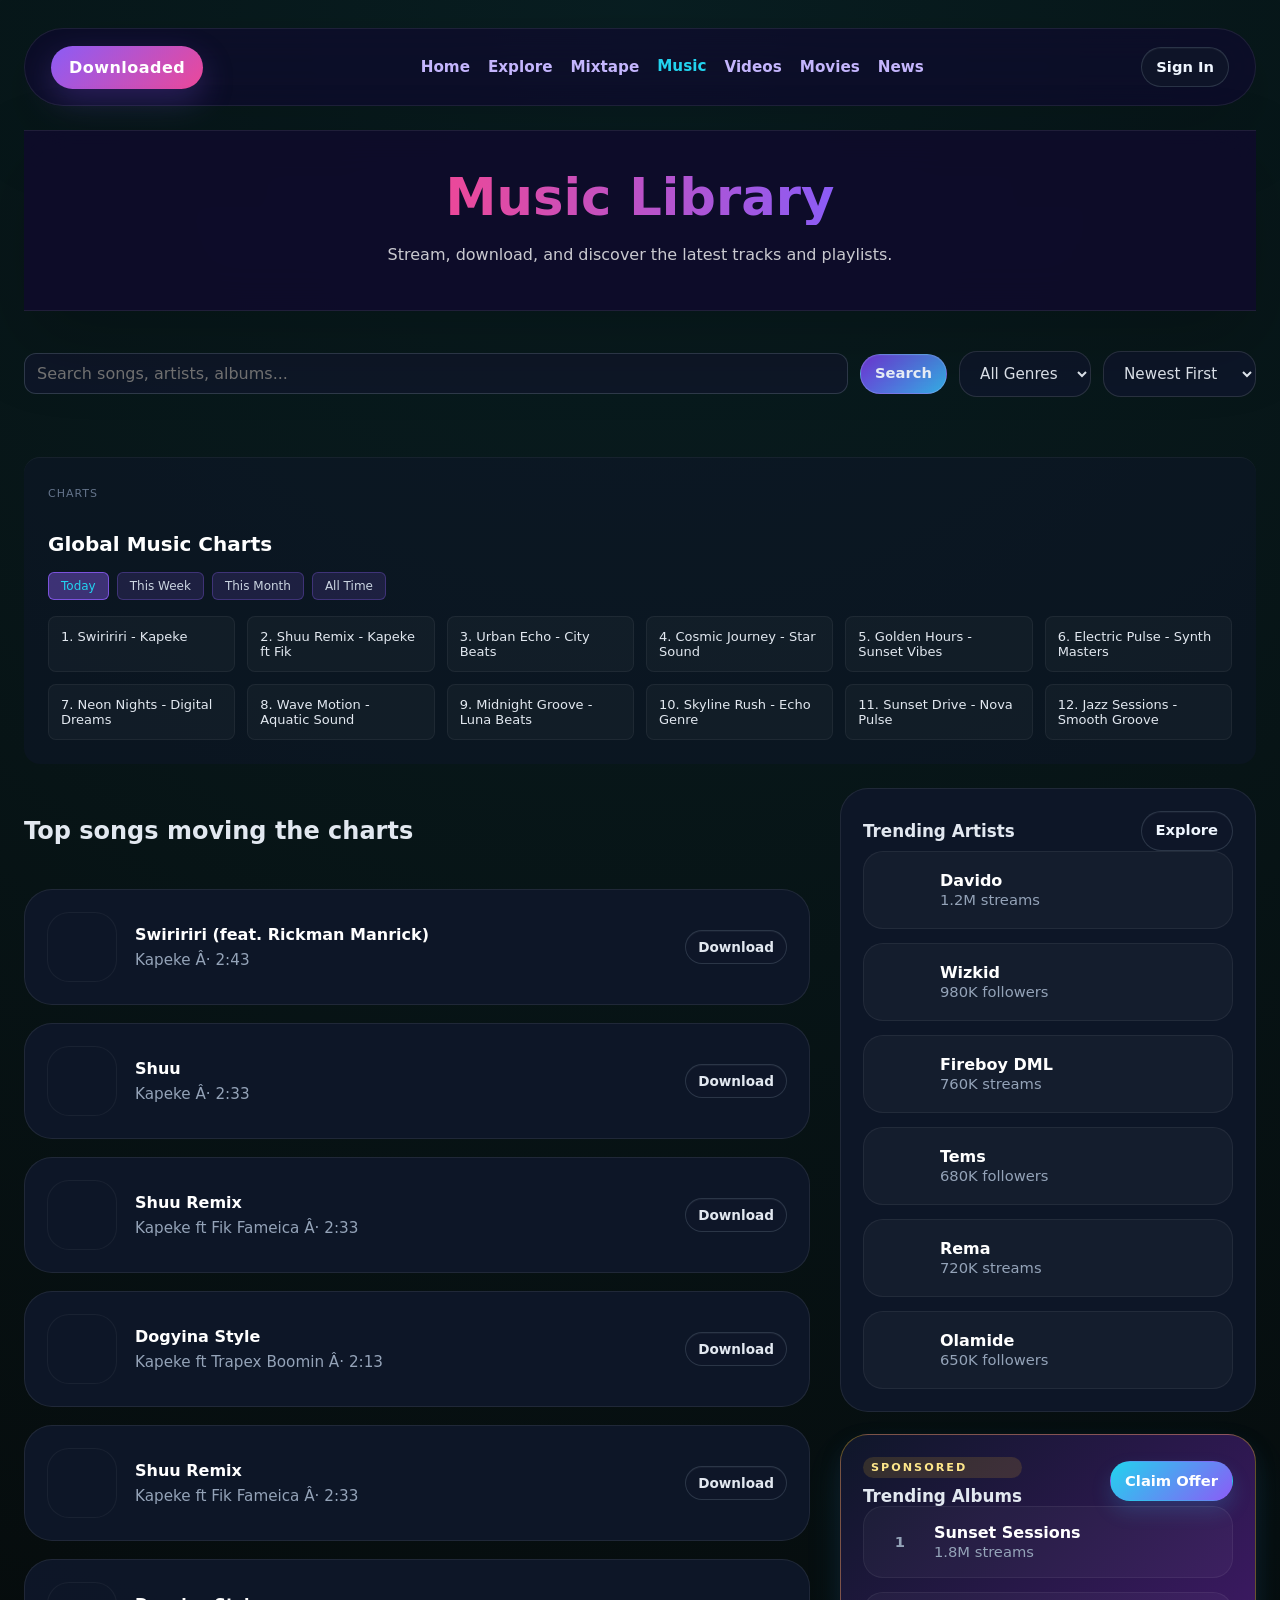
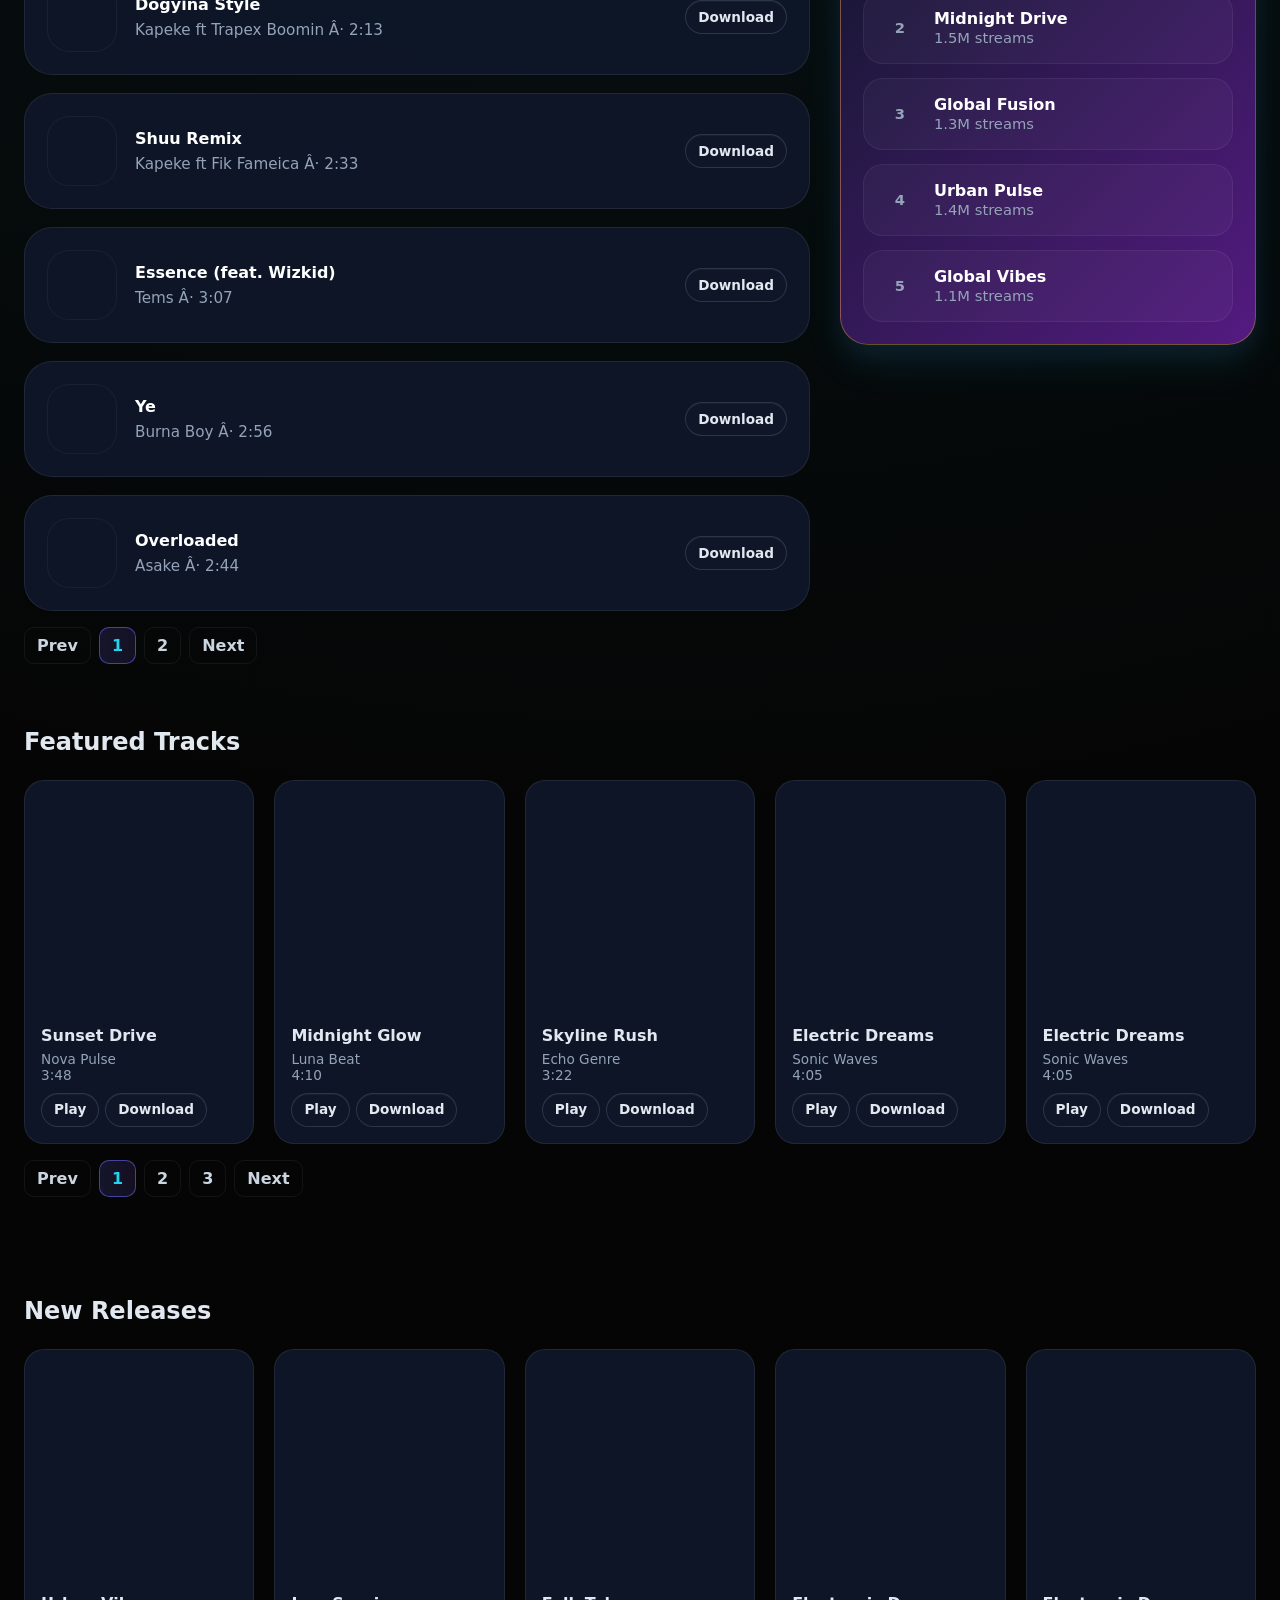
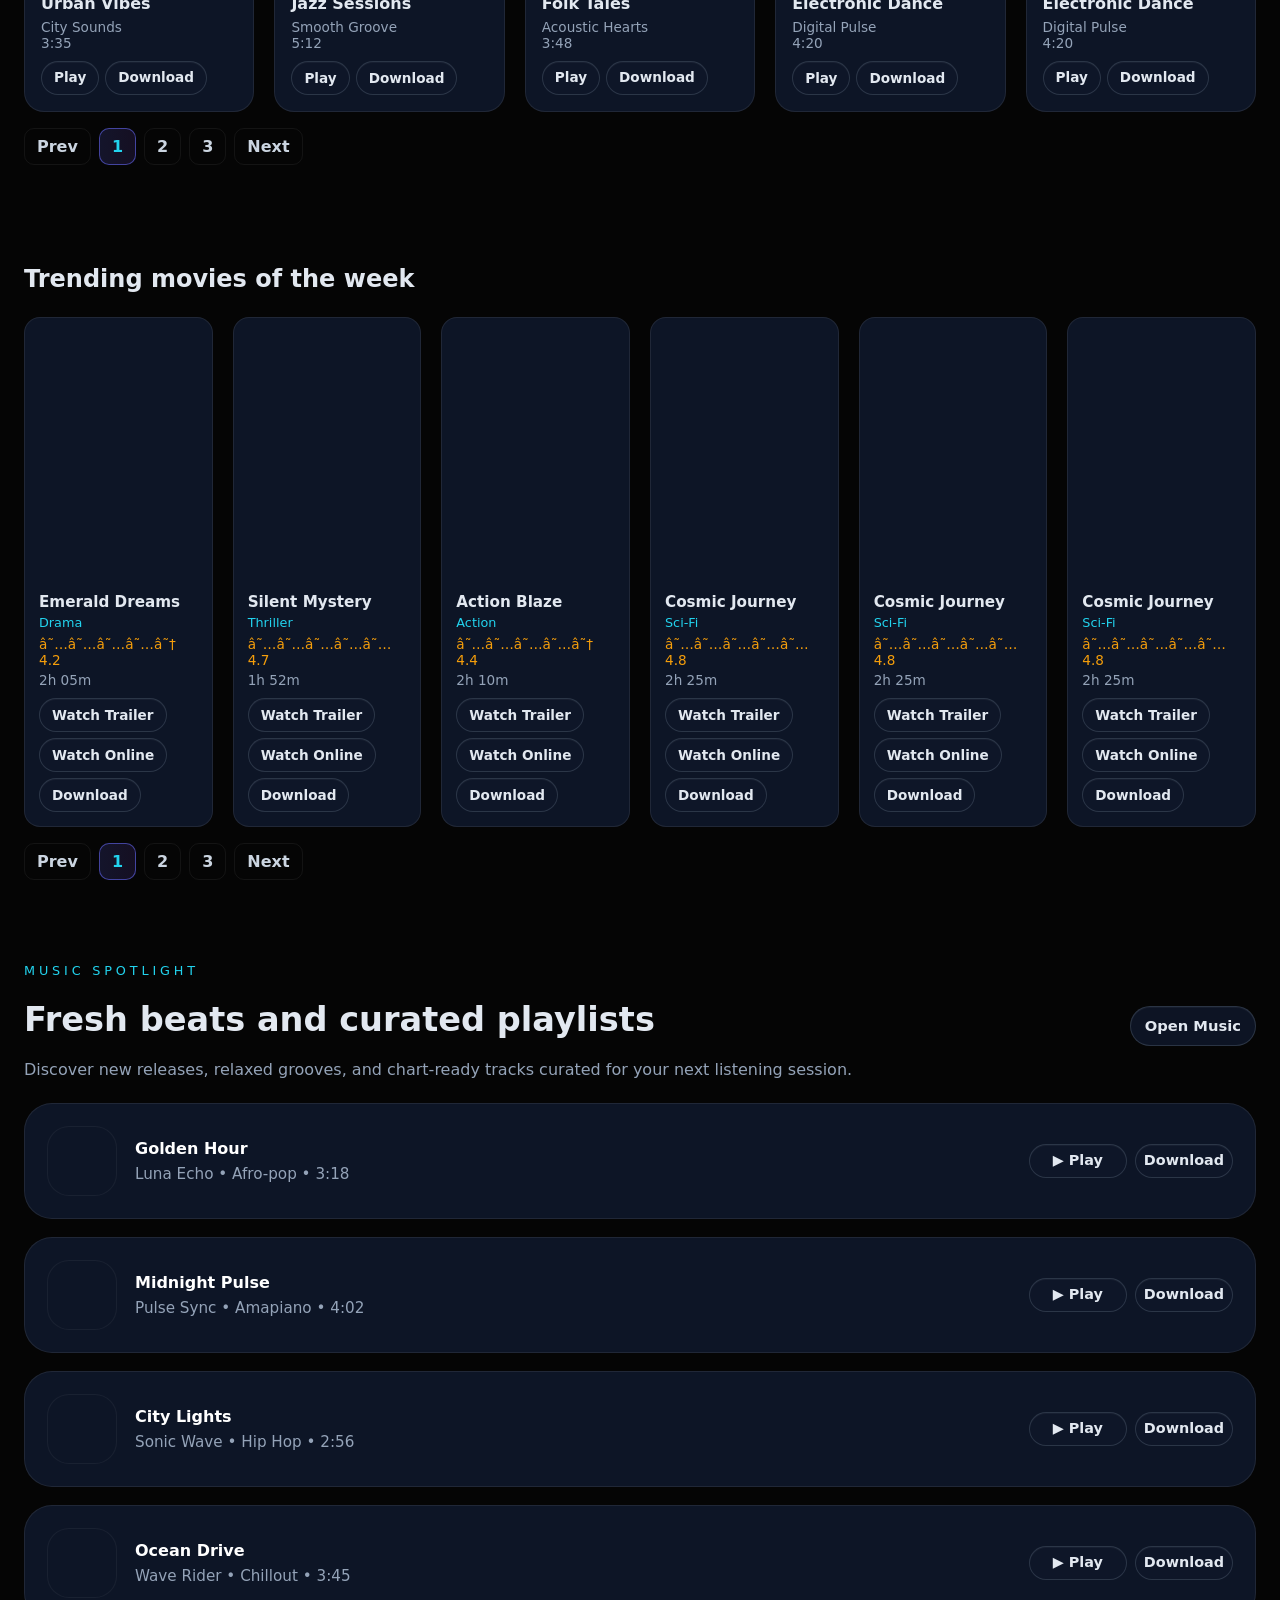
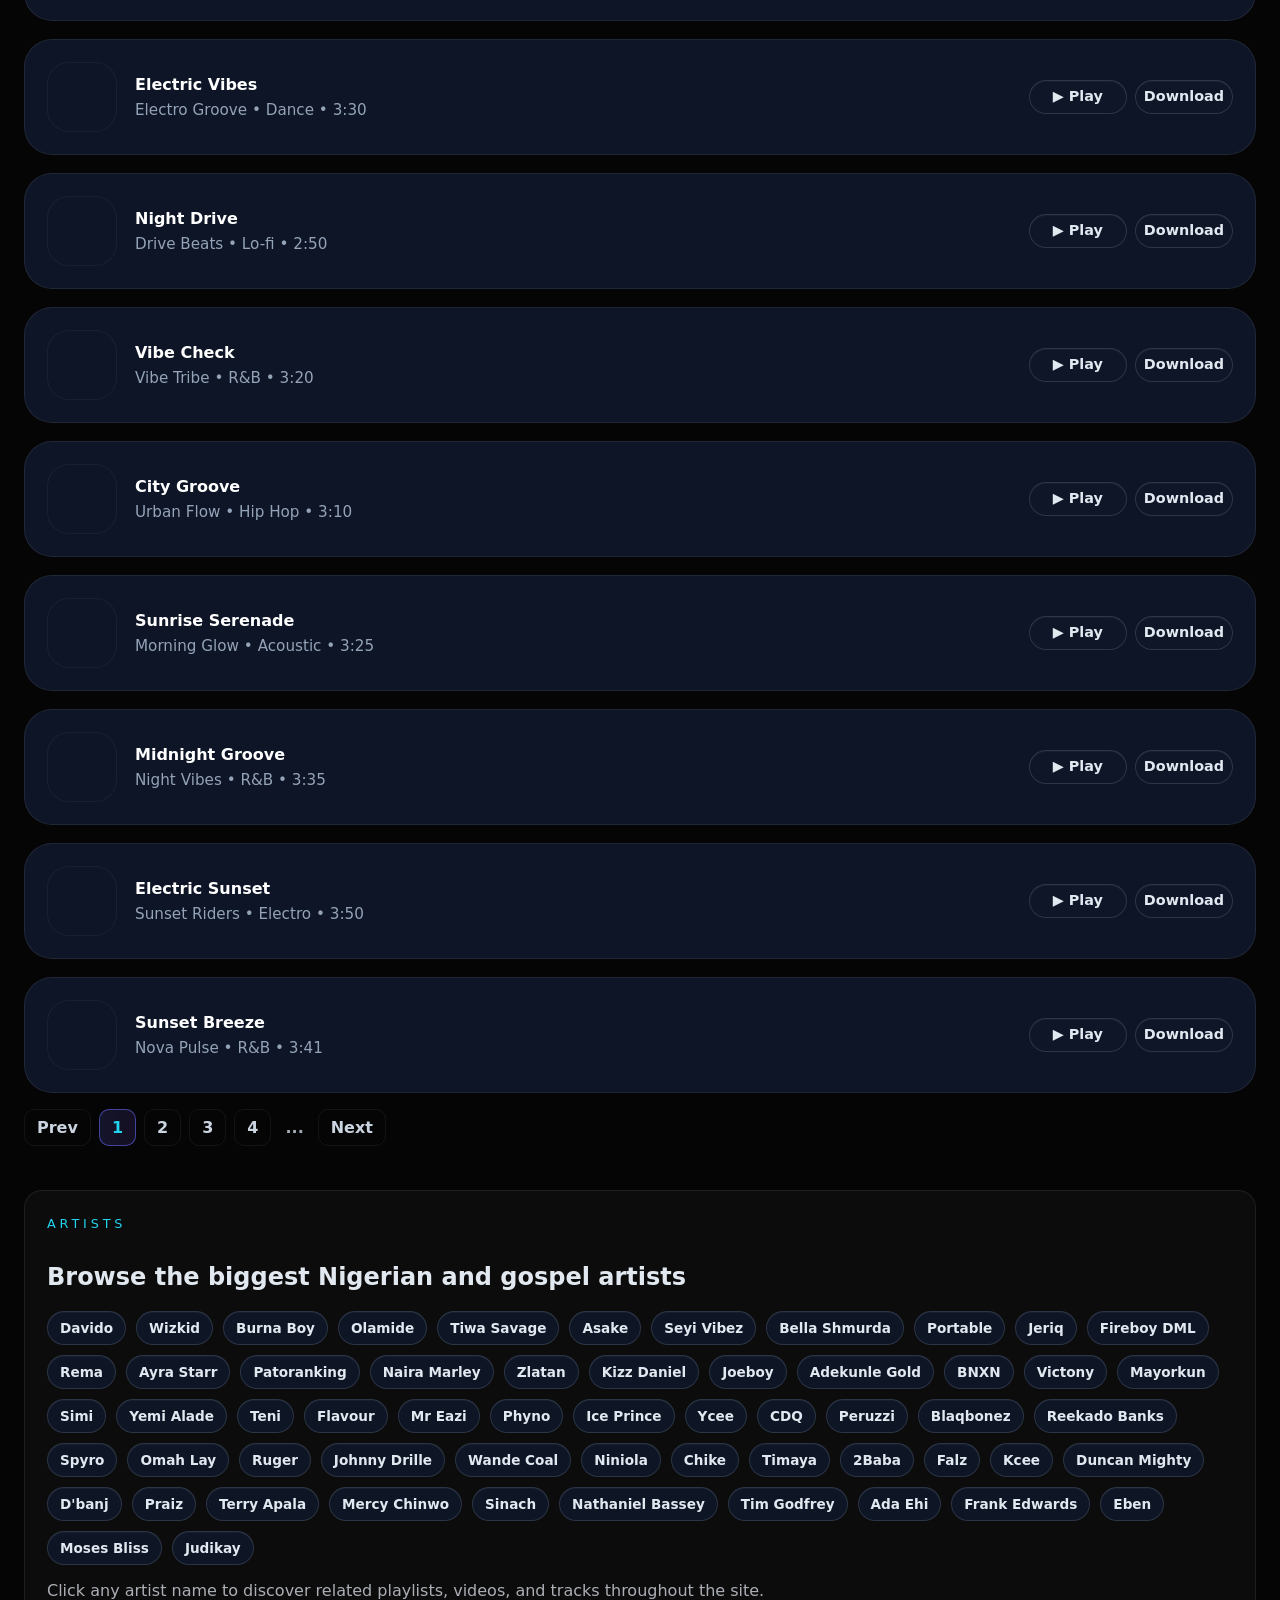
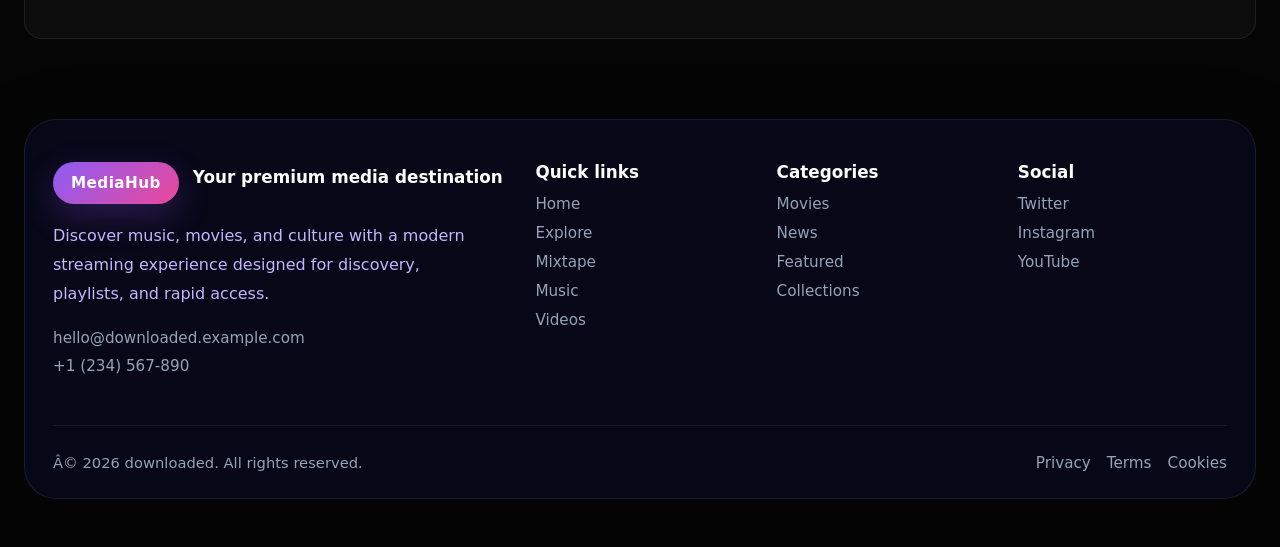
<file: music.html>
﻿<!DOCTYPE html>
<html lang="en">
  <head>
    <meta charset="UTF-8" />
    <meta name="viewport" content="width=device-width, initial-scale=1.0" />
    <title>Music - downloaded</title>
    <meta name="description" content="downloaded is a premium entertainment hub for music, videos, movies and news." />
    <meta property="og:title" content="downloaded" />
    <meta property="og:description" content="downloaded is a premium entertainment hub for music, videos, movies and news." />
    <link rel="stylesheet" href="styles.css" />
  </head>
  <body>
    <div class="page-shell">
      <header class="glass-nav">
        <div class="nav-brand">
          <a href="index.html"><span class="logo-mark">Downloaded</span></a>
        </div>
        <button class="nav-toggle" type="button" aria-label="Toggle navigation menu">
    
        </button>
        <nav class="nav-links" role="navigation" aria-label="Primary navigation">
          <a href="index.html">Home</a>
          <a href="explore.html">Explore</a>
          <a href="mixtape.html">Mixtape</a>
          <a href="music.html" class="active">Music</a>
          <a href="videos.html">Videos</a>
          <a href="movies.html">Movies</a>
          <a href="news.html">News</a>       
        </nav>
        <div class="nav-action">
          <a class="button pill" href="signin.html">Sign In</a>
        </div>
      </header>

      <section class="page-hero">
        <h1>Music Library</h1>
        <p>Stream, download, and discover the latest tracks and playlists.</p>
      </section>

      <section class="media-controls">
        <div class="control-group">
          <input type="text" placeholder="Search songs, artists, albums..." class="input-field" />
          <button class="button primary">Search</button>
        </div>
        <div class="filter-options">
          <select id="category-filter" class="select-field" aria-label="Filter by category">
            <option>All Genres</option>
            <option>Pop</option>
            <option>Hip-Hop</option>
            <option>Electronic</option>
            <option>Rock</option>
            <option>Jazz</option>
            <option>Classical</option>
          </select>
          <select id="sort-filter" class="select-field" aria-label="Sort songs">
            <option>Newest First</option>
            <option>Most Popular</option>
            <option>Trending</option>
            <option>Top Rated</option>
          </select>
        </div>
      </section>

      <section class="top-charts-section">
        <span class="section-label">Charts</span>
        <h3>Global Music Charts</h3>
        <div class="charts-controls">
          <button class="chart-filter active" data-period="today">Today</button>
          <button class="chart-filter" data-period="week">This Week</button>
          <button class="chart-filter" data-period="month">This Month</button>
          <button class="chart-filter" data-period="all">All Time</button>
        </div>
        <div class="charts-list">
          <div class="chart-item">1. Swiririri - Kapeke</div>
          <div class="chart-item">2. Shuu Remix - Kapeke ft Fik</div>
          <div class="chart-item">3. Urban Echo - City Beats</div>
          <div class="chart-item">4. Cosmic Journey - Star Sound</div>
          <div class="chart-item">5. Golden Hours - Sunset Vibes</div>
          <div class="chart-item">6. Electric Pulse - Synth Masters</div>
          <div class="chart-item">7. Neon Nights - Digital Dreams</div>
          <div class="chart-item">8. Wave Motion - Aquatic Sound</div>
          <div class="chart-item">9. Midnight Groove - Luna Beats</div>
          <div class="chart-item">10. Skyline Rush - Echo Genre</div>
          <div class="chart-item">11. Sunset Drive - Nova Pulse</div>
          <div class="chart-item">12. Jazz Sessions - Smooth Groove</div>
        </div>
      </section>

      <section id="trending" class="trending-section">
        <div>
          <div class="trending-heading-row">
            <h2>Top songs moving the charts</h2>
          </div>

          <div class="trending-grid">
            <article class="trending-item" data-detail-id="trend-1">
              <div class="track-cover" data-bg-image="track-1"></div>
              <div class="track-details">
                <div class="track-title">Swiririri (feat. Rickman Manrick)</div>
                <div class="track-meta">Kapeke Â· 2:43</div>
              </div>
              <button class="button secondary small"><svg viewBox="0 0 24 24" aria-hidden="true" focusable="false" class="download-icon"><path d="M5 13v2h14v-2H5zm7-9l-5 5h3v4h4v-4h3l-5-5z" fill="currentColor"/></svg>Download</button>
            </article>
            <article class="trending-item" data-detail-id="trend-2">
              <div class="track-cover" data-bg-image="track-2"></div>
              <div class="track-details">
                <div class="track-title">Shuu</div>
                <div class="track-meta">Kapeke Â· 2:33</div>
              </div>
              <button class="button secondary small"><svg viewBox="0 0 24 24" aria-hidden="true" focusable="false" class="download-icon"><path d="M5 13v2h14v-2H5zm7-9l-5 5h3v4h4v-4h3l-5-5z" fill="currentColor"/></svg>Download</button>
            </article>
            <article class="trending-item" data-detail-id="trend-3">
              <div class="track-cover" data-bg-image="track-3"></div>
              <div class="track-details">
                <div class="track-title">Shuu Remix</div>
                <div class="track-meta">Kapeke ft Fik Fameica Â· 2:33</div>
              </div>
              <button class="button secondary small"><svg viewBox="0 0 24 24" aria-hidden="true" focusable="false" class="download-icon"><path d="M5 13v2h14v-2H5zm7-9l-5 5h3v4h4v-4h3l-5-5z" fill="currentColor"/></svg>Download</button>
            </article>
            <article class="trending-item" data-detail-id="trend-4">
              <div class="track-cover" data-bg-image="track-4"></div>
              <div class="track-details">
                <div class="track-title">Dogyina Style</div>
                <div class="track-meta">Kapeke ft Trapex Boomin Â· 2:13</div>
              </div>
              <button class="button secondary small"><svg viewBox="0 0 24 24" aria-hidden="true" focusable="false" class="download-icon"><path d="M5 13v2h14v-2H5zm7-9l-5 5h3v4h4v-4h3l-5-5z" fill="currentColor"/></svg>Download</button>
            </article>
            <article class="trending-item" data-detail-id="trend-5">
              <div class="track-cover" data-bg-image="track-5"></div>
              <div class="track-details">
                <div class="track-title">Shuu Remix</div>
                <div class="track-meta">Kapeke ft Fik Fameica Â· 2:33</div>
              </div>
              <button class="button secondary small"><svg viewBox="0 0 24 24" aria-hidden="true" focusable="false" class="download-icon"><path d="M5 13v2h14v-2H5zm7-9l-5 5h3v4h4v-4h3l-5-5z" fill="currentColor"/></svg>Download</button>
            </article>
            <article class="trending-item" data-detail-id="trend-6">
              <div class="track-cover" data-bg-image="track-6"></div>
              <div class="track-details">
                <div class="track-title">Dogyina Style</div>
                <div class="track-meta">Kapeke ft Trapex Boomin Â· 2:13</div>
              </div>
              <button class="button secondary small"><svg viewBox="0 0 24 24" aria-hidden="true" focusable="false" class="download-icon"><path d="M5 13v2h14v-2H5zm7-9l-5 5h3v4h4v-4h3l-5-5z" fill="currentColor"/></svg>Download</button>
            </article>
            <article class="trending-item" data-detail-id="trend-7">
              <div class="track-cover" data-bg-image="track-7"></div>
              <div class="track-details">
                <div class="track-title">Shuu Remix</div>
                <div class="track-meta">Kapeke ft Fik Fameica Â· 2:33</div>
              </div>
              <button class="button secondary small"><svg viewBox="0 0 24 24" aria-hidden="true" focusable="false" class="download-icon"><path d="M5 13v2h14v-2H5zm7-9l-5 5h3v4h4v-4h3l-5-5z" fill="currentColor"/></svg>Download</button>
            </article>
            <article class="trending-item" data-detail-id="trend-8">
              <div class="track-cover" data-bg-image="track-8"></div>
              <div class="track-details">
                <div class="track-title">Essence (feat. Wizkid)</div>
                <div class="track-meta">Tems Â· 3:07</div>
              </div>
              <button class="button secondary small"><svg viewBox="0 0 24 24" aria-hidden="true" focusable="false" class="download-icon"><path d="M5 13v2h14v-2H5zm7-9l-5 5h3v4h4v-4h3l-5-5z" fill="currentColor"/></svg>Download</button>
            </article>
            <article class="trending-item" data-detail-id="trend-9">
              <div class="track-cover" data-bg-image="track-9"></div>
              <div class="track-details">
                <div class="track-title">Ye</div>
                <div class="track-meta">Burna Boy Â· 2:56</div>
              </div>
              <button class="button secondary small"><svg viewBox="0 0 24 24" aria-hidden="true" focusable="false" class="download-icon"><path d="M5 13v2h14v-2H5zm7-9l-5 5h3v4h4v-4h3l-5-5z" fill="currentColor"/></svg>Download</button>
            </article>
            <article class="trending-item" data-detail-id="trend-10">
              <div class="track-cover" data-bg-image="track-10"></div>
              <div class="track-details">
                <div class="track-title">Overloaded</div>
                <div class="track-meta">Asake Â· 2:44</div>
              </div>
              <button class="button secondary small"><svg viewBox="0 0 24 24" aria-hidden="true" focusable="false" class="download-icon"><path d="M5 13v2h14v-2H5zm7-9l-5 5h3v4h4v-4h3l-5-5z" fill="currentColor"/></svg>Download</button>
            </article>
            <article class="trending-item" data-detail-id="trend-11">
              <div class="track-cover" data-bg-image="track-11"></div>
              <div class="track-details">
                <div class="track-title">Shaku Shaku</div>
                <div class="track-meta">Olamide Â· 2:50</div>
              </div>
              <button class="button secondary small"><svg viewBox="0 0 24 24" aria-hidden="true" focusable="false" class="download-icon"><path d="M5 13v2h14v-2H5zm7-9l-5 5h3v4h4v-4h3l-5-5z" fill="currentColor"/></svg>Download</button>
            </article>
            <article class="trending-item" data-detail-id="trend-12">
              <div class="track-cover" data-bg-image="track-12"></div>
              <div class="track-details">
                <div class="track-title">Skelewu</div>
                <div class="track-meta">Davido Â· 3:15</div>
              </div>
              <button class="button secondary small"><svg viewBox="0 0 24 24" aria-hidden="true" focusable="false" class="download-icon"><path d="M5 13v2h14v-2H5zm7-9l-5 5h3v4h4v-4h3l-5-5z" fill="currentColor"/></svg>Download</button>
            </article>
            <article class="trending-item" data-detail-id="trend-13">
              <div class="track-cover" data-bg-image="track-13"></div>
              <div class="track-details">
                <div class="track-title">Fia</div>
                <div class="track-meta">Davido Â· 3:05</div>
              </div>
              <button class="button secondary small"><svg viewBox="0 0 24 24" aria-hidden="true" focusable="false" class="download-icon"><path d="M5 13v2h14v-2H5zm7-9l-5 5h3v4h4v-4h3l-5-5z" fill="currentColor"/></svg>Download</button>
            </article>
          </div>

          <nav class="pagination" data-pagesize="10" aria-label="Trending pages">
            <button class="page">Prev</button>
            <button class="page active" aria-current="page">1</button>
            <button class="page">2</button>
            <button class="page">Next</button>
          </nav>

        </div>

        <aside class="trending-sidebar">
          <div class="sidebar-card">
            <div class="sidebar-card-header">
              <h3>Trending Artists</h3>
              <a class="button pill" href="explore.html">Explore</a>
            </div>
            <ul class="sidebar-list">
              <li>
                <span class="sidebar-avatar" data-bg-image="artist-1"></span>
                <div>
                  <strong>Davido</strong>
                  <span>1.2M streams</span>
                </div>
              </li>
              <li>
                <span class="sidebar-avatar" data-bg-image="artist-2"></span>
                <div>
                  <strong>Wizkid</strong>
                  <span>980K followers</span>
                </div>
              </li>
              <li>
                <span class="sidebar-avatar" data-bg-image="artist-4"></span>
                <div>
                  <strong>Fireboy DML</strong>
                  <span>760K streams</span>
                </div>
              </li>
              <li>
                <span class="sidebar-avatar" data-bg-image="artist-5"></span>
                <div>
                  <strong>Tems</strong>
                  <span>680K followers</span>
                </div>
              </li>
              <li>
                <span class="sidebar-avatar" data-bg-image="artist-3"></span>
                <div>
                  <strong>Rema</strong>
                  <span>720K streams</span>
                </div>
              </li>
              <li>
                <span class="sidebar-avatar" data-bg-image="artist-6"></span>
                <div>
                  <strong>Olamide</strong>
                  <span>650K followers</span>
                </div>
              </li>
            </ul>
          </div>

          <div class="sidebar-card ad-promo-card">
            <div class="sidebar-card-header">
              <div>
                <span class="ad-pill">Sponsored</span>
                <h3>Trending Albums</h3>
              </div>
              <a class="button pill ad-cta" href="javascript:void(0)">Claim Offer</a>
            </div>
            <ul class="sidebar-list sidebar-ranking">
              <li>
                <span class="sidebar-rank">1</span>
                <div>
                  <strong>Sunset Sessions</strong>
                  <span>1.8M streams</span>
                </div>
              </li>
              <li>
                <span class="sidebar-rank">2</span>
                <div>
                  <strong>Midnight Drive</strong>
                  <span>1.5M streams</span>
                </div>
              </li>
              <li>
                <span class="sidebar-rank">3</span>
                <div>
                  <strong>Global Fusion</strong>
                  <span>1.3M streams</span>
                </div>
              </li>
              <li>
                <span class="sidebar-rank">4</span>
                <div>
                  <strong>Urban Pulse</strong>
                  <span>1.4M streams</span>
                </div>
              </li>
              <li>
                <span class="sidebar-rank">5</span>
                <div>
                  <strong>Global Vibes</strong>
                  <span>1.1M streams</span>
                </div>
              </li>
            </ul>
          </div>
        </aside>
      </section>


      <section class="media-grid-section">
        <h2>Featured Tracks</h2>
        <div class="media-grid">
          <article class="media-item">
            <div class="media-thumbnail"></div>
            <div class="media-details">
              <h3>Sunset Drive</h3>
              <p class="artist">Nova Pulse</p>
              <p class="duration">3:48</p>
              <div class="media-actions">
                <button class="button secondary small">Play</button>
                <button class="button secondary small"><svg viewBox="0 0 24 24" aria-hidden="true" focusable="false" class="download-icon"><path d="M5 13v2h14v-2H5zm7-9l-5 5h3v4h4v-4h3l-5-5z" fill="currentColor"/></svg>Download</button>
              </div>
            </div>
          </article>

          <article class="media-item">
            <div class="media-thumbnail"></div>
            <div class="media-details">
              <h3>Midnight Glow</h3>
              <p class="artist">Luna Beat</p>
              <p class="duration">4:10</p>
              <div class="media-actions">
                <button class="button secondary small">Play</button>
                <button class="button secondary small"><svg viewBox="0 0 24 24" aria-hidden="true" focusable="false" class="download-icon"><path d="M5 13v2h14v-2H5zm7-9l-5 5h3v4h4v-4h3l-5-5z" fill="currentColor"/></svg>Download</button>
              </div>
            </div>
          </article>

          <article class="media-item">
            <div class="media-thumbnail"></div>
            <div class="media-details">
              <h3>Skyline Rush</h3>
              <p class="artist">Echo Genre</p>
              <p class="duration">3:22</p>
              <div class="media-actions">
                <button class="button secondary small">Play</button>
                <button class="button secondary small"><svg viewBox="0 0 24 24" aria-hidden="true" focusable="false" class="download-icon"><path d="M5 13v2h14v-2H5zm7-9l-5 5h3v4h4v-4h3l-5-5z" fill="currentColor"/></svg>Download</button>
              </div>
            </div>
          </article>

          <article class="media-item">
            <div class="media-thumbnail"></div>
            <div class="media-details">
              <h3>Electric Dreams</h3>
              <p class="artist">Sonic Waves</p>
              <p class="duration">4:05</p>
              <div class="media-actions">
                <button class="button secondary small">Play</button>
                <button class="button secondary small"><svg viewBox="0 0 24 24" aria-hidden="true" focusable="false" class="download-icon"><path d="M5 13v2h14v-2H5zm7-9l-5 5h3v4h4v-4h3l-5-5z" fill="currentColor"/></svg>Download</button>
              </div>
            </div>
          </article>

          <article class="media-item">
            <div class="media-thumbnail"></div>
            <div class="media-details">
              <h3>Electric Dreams</h3>
              <p class="artist">Sonic Waves</p>
              <p class="duration">4:05</p>
              <div class="media-actions">
                <button class="button secondary small">Play</button>
                <button class="button secondary small"><svg viewBox="0 0 24 24" aria-hidden="true" focusable="false" class="download-icon"><path d="M5 13v2h14v-2H5zm7-9l-5 5h3v4h4v-4h3l-5-5z" fill="currentColor"/></svg>Download</button>
              </div>
            </div>
          </article>
        </div>
        <nav class="pagination" data-pagesize="6" aria-label="Featured tracks pages">
          <button class="page">Prev</button>
          <button class="page active" aria-current="page">1</button>
          <button class="page">2</button>
          <button class="page">3</button>
          <button class="page">Next</button>
        </nav>
        
        
      </section>

      <section class="media-grid-section">
        <h2>New Releases</h2>
        <div class="media-grid">
          <article class="media-item">
            <div class="media-thumbnail"></div>
            <div class="media-details">
              <h3>Urban Vibes</h3>
              <p class="artist">City Sounds</p>
              <p class="duration">3:35</p>
              <div class="media-actions">
                <button class="button secondary small">Play</button>
                <button class="button secondary small"><svg viewBox="0 0 24 24" aria-hidden="true" focusable="false" class="download-icon"><path d="M5 13v2h14v-2H5zm7-9l-5 5h3v4h4v-4h3l-5-5z" fill="currentColor"/></svg>Download</button>
              </div>
            </div>
          </article>

          <article class="media-item">
            <div class="media-thumbnail"></div>
            <div class="media-details">
              <h3>Jazz Sessions</h3>
              <p class="artist">Smooth Groove</p>
              <p class="duration">5:12</p>
              <div class="media-actions">
                <button class="button secondary small">Play</button>
                <button class="button secondary small"><svg viewBox="0 0 24 24" aria-hidden="true" focusable="false" class="download-icon"><path d="M5 13v2h14v-2H5zm7-9l-5 5h3v4h4v-4h3l-5-5z" fill="currentColor"/></svg>Download</button>
              </div>
            </div>
          </article>

          <article class="media-item">
            <div class="media-thumbnail"></div>
            <div class="media-details">
              <h3>Folk Tales</h3>
              <p class="artist">Acoustic Hearts</p>
              <p class="duration">3:48</p>
              <div class="media-actions">
                <button class="button secondary small">Play</button>
                <button class="button secondary small"><svg viewBox="0 0 24 24" aria-hidden="true" focusable="false" class="download-icon"><path d="M5 13v2h14v-2H5zm7-9l-5 5h3v4h4v-4h3l-5-5z" fill="currentColor"/></svg>Download</button>
              </div>
            </div>
          </article>

          <article class="media-item">
            <div class="media-thumbnail"></div>
            <div class="media-details">
              <h3>Electronic Dance</h3>
              <p class="artist">Digital Pulse</p>
              <p class="duration">4:20</p>
              <div class="media-actions">
                <button class="button secondary small">Play</button>
                <button class="button secondary small"><svg viewBox="0 0 24 24" aria-hidden="true" focusable="false" class="download-icon"><path d="M5 13v2h14v-2H5zm7-9l-5 5h3v4h4v-4h3l-5-5z" fill="currentColor"/></svg>Download</button>
              </div>
            </div>
          </article>

          <article class="media-item">
            <div class="media-thumbnail"></div>
            <div class="media-details">
              <h3>Electronic Dance</h3>
              <p class="artist">Digital Pulse</p>
              <p class="duration">4:20</p>
              <div class="media-actions">
                <button class="button secondary small">Play</button>
                <button class="button secondary small"><svg viewBox="0 0 24 24" aria-hidden="true" focusable="false" class="download-icon"><path d="M5 13v2h14v-2H5zm7-9l-5 5h3v4h4v-4h3l-5-5z" fill="currentColor"/></svg>Download</button>
              </div>
            </div>
          </article>
        </div>
        <nav class="pagination" data-pagesize="6" aria-label="New releases tracks pages">
          <button class="page">Prev</button>
          <button class="page active" aria-current="page">1</button>
          <button class="page">2</button>
          <button class="page">3</button>
          <button class="page">Next</button>
        </nav>
      </section>

        <section class="media-grid-section">
        <h2>Trending movies of the week</h2>
        <div class="movie-grid">
          <article class="movie-item media-item" data-detail-id="emerald-dreams">
            <div class="movie-poster" role="img" aria-label="Poster: Emerald Dreams"></div>
            <div class="movie-details">
              <h3>Emerald Dreams</h3>
              <p class="genre">Drama</p>
              <div class="rating">â˜…â˜…â˜…â˜…â˜† 4.2</div>
              <p class="duration">2h 05m</p>
              <div class="media-actions">
                <button class="button secondary small play-btn" aria-label="Play trailer for Emerald Dreams" data-url="#">Watch Trailer</button>
                <button class="button secondary small play-btn" aria-label="Watch Emerald Dreams" data-url="#">Watch Online</button>
                <button class="button secondary small download-btn" aria-label="Download Emerald Dreams" data-movie="emerald-dreams">Download</button>
              </div>
            </div>
          </article>

          <article class="movie-item media-item" data-detail-id="silent-mystery">
            <div class="movie-poster" role="img" aria-label="Poster: Silent Mystery"></div>
            <div class="movie-details">
              <h3>Silent Mystery</h3>
              <p class="genre">Thriller</p>
              <div class="rating">â˜…â˜…â˜…â˜…â˜… 4.7</div>
              <p class="duration">1h 52m</p>
              <div class="media-actions">
                <button class="button secondary small play-btn" aria-label="Play trailer for Silent Mystery" data-url="#">Watch Trailer</button>
                <button class="button secondary small play-btn" aria-label="Watch Silent Mystery" data-url="#">Watch Online</button>
                <button class="button secondary small download-btn" aria-label="Download Silent Mystery" data-movie="silent-mystery">Download</button>
              </div>
            </div>
          </article>

          <article class="movie-item media-item" data-detail-id="action-blaze">
            <div class="movie-poster" role="img" aria-label="Poster: Action Blaze"></div>
            <div class="movie-details">
              <h3>Action Blaze</h3>
              <p class="genre">Action</p>
              <div class="rating">â˜…â˜…â˜…â˜…â˜† 4.4</div>
              <p class="duration">2h 10m</p>
              <div class="media-actions">
                <button class="button secondary small play-btn" aria-label="Play trailer for Action Blaze" data-url="#">Watch Trailer</button>
                <button class="button secondary small play-btn" aria-label="Watch Action Blaze" data-url="#">Watch Online</button>
                <button class="button secondary small download-btn" aria-label="Download Action Blaze" data-movie="action-blaze">Download</button>
              </div>
            </div>
          </article>

          <article class="movie-item media-item" data-detail-id="cosmic-journey">
            <div class="movie-poster" role="img" aria-label="Poster: Cosmic Journey"></div>
            <div class="movie-details">
              <h3>Cosmic Journey</h3>
              <p class="genre">Sci-Fi</p>
              <div class="rating">â˜…â˜…â˜…â˜…â˜… 4.8</div>
              <p class="duration">2h 25m</p>
              <div class="media-actions">
                <button class="button secondary small play-btn" aria-label="Play trailer for Cosmic Journey" data-url="#">Watch Trailer</button>
                <button class="button secondary small play-btn" aria-label="Watch Cosmic Journey" data-url="#">Watch Online</button>
                <button class="button secondary small download-btn" aria-label="Download Cosmic Journey" data-movie="cosmic-journey">Download</button>
              </div>
            </div>
          </article>

            <article class="movie-item media-item" data-detail-id="cosmic-journey">
            <div class="movie-poster" role="img" aria-label="Poster: Cosmic Journey"></div>
            <div class="movie-details">
              <h3>Cosmic Journey</h3>
              <p class="genre">Sci-Fi</p>
              <div class="rating">â˜…â˜…â˜…â˜…â˜… 4.8</div>
              <p class="duration">2h 25m</p>
              <div class="media-actions">
                <button class="button secondary small play-btn" aria-label="Play trailer for Cosmic Journey" data-url="#">Watch Trailer</button>
                <button class="button secondary small play-btn" aria-label="Watch Cosmic Journey" data-url="#">Watch Online</button>
                <button class="button secondary small download-btn" aria-label="Download Cosmic Journey" data-movie="cosmic-journey">Download</button>
              </div>
            </div>
          </article>

            <article class="movie-item media-item" data-detail-id="cosmic-journey">
            <div class="movie-poster" role="img" aria-label="Poster: Cosmic Journey"></div>
            <div class="movie-details">
              <h3>Cosmic Journey</h3>
              <p class="genre">Sci-Fi</p>
              <div class="rating">â˜…â˜…â˜…â˜…â˜… 4.8</div>
              <p class="duration">2h 25m</p>
              <div class="media-actions">
                <button class="button secondary small play-btn" aria-label="Play trailer for Cosmic Journey" data-url="#">Watch Trailer</button>
                <button class="button secondary small play-btn" aria-label="Watch Cosmic Journey" data-url="#">Watch Online</button>
                <button class="button secondary small download-btn" aria-label="Download Cosmic Journey" data-movie="cosmic-journey">Download</button>
              </div>
            </div>
          </article>
        </div>
        <nav class="pagination" data-pagesize="6" aria-label="New releases pages">
          <button class="page">Prev</button>
          <button class="page active" aria-current="page">1</button>
          <button class="page">2</button>
          <button class="page">3</button>
          <button class="page">Next</button>
        </nav>
      </section>

      
      <section class="card-grid-section">
        <span class="section-label">Music Spotlight</span>
        <div class="trending-heading-row">
          <h2>Fresh beats and curated playlists</h2>
          <a class="button pill secondary" href="music.html">Open Music</a>
        </div>
        <p>Discover new releases, relaxed grooves, and chart-ready tracks curated for your next listening session.</p>

        <div class="trending-grid">
          <article class="trending-item" data-detail-id="spotlight-1">
            <div class="track-cover" data-bg-image="track-1"></div>
            <div class="track-details">
              <div class="track-title">Golden Hour</div>
              <div class="track-meta">Luna Echo • Afro-pop • 3:18</div>
            </div>
            <div class="mixtape-actions">
            <button class="button secondary small" type="button">▶ Play</button>
            <button class="button secondary small download-btn" type="button">Download</button> 
            </div>
          </article>

          <article class="trending-item" data-detail-id="spotlight-2">
            <div class="track-cover" data-bg-image="track-2"></div>
            <div class="track-details">
              <div class="track-title">Midnight Pulse</div>
              <div class="track-meta">Pulse Sync • Amapiano • 4:02</div>
            </div>
            <div class="mixtape-actions">
            <button class="button secondary small" type="button">▶ Play</button>
            <button class="button secondary small download-btn" type="button">Download</button> 
            </div>
          </article>

          <article class="trending-item" data-detail-id="spotlight-3">
            <div class="track-cover" data-bg-image="track-3"></div>
            <div class="track-details">
              <div class="track-title">City Lights</div>
              <div class="track-meta">Sonic Wave • Hip Hop • 2:56</div>
            </div>            
            <div class="mixtape-actions">
            <button class="button secondary small" type="button">▶ Play</button>
            <button class="button secondary small download-btn" type="button">Download</button> 
            </div>
          </article>

          <article class="trending-item" data-detail-id="spotlight-4">
            <div class="track-cover" data-bg-image="track-4"></div>
            <div class="track-details">
              <div class="track-title">Ocean Drive</div>
              <div class="track-meta">Wave Rider • Chillout • 3:45</div>
            </div>
            <div class="mixtape-actions">
            <button class="button secondary small" type="button">▶ Play</button>
            <button class="button secondary small download-btn" type="button">Download</button> 
            </div>
          </article>

          <article class="trending-item" data-detail-id="spotlight-4">
            <div class="track-cover" data-bg-image="track-4"></div>
            <div class="track-details">
              <div class="track-title">Electric Vibes</div>
              <div class="track-meta">Electro Groove • Dance • 3:30</div>
            </div>
            <div class="mixtape-actions">
            <button class="button secondary small" type="button">▶ Play</button>
            <button class="button secondary small download-btn" type="button">Download</button> 
            </div>
          </article>

          <article class="trending-item" data-detail-id="spotlight-4">
            <div class="track-cover" data-bg-image="track-4"></div>
            <div class="track-details">
              <div class="track-title">Night Drive</div>
              <div class="track-meta">Drive Beats • Lo-fi • 2:50</div>
            </div>
            <div class="mixtape-actions">
            <button class="button secondary small" type="button">▶ Play</button>
            <button class="button secondary small download-btn" type="button">Download</button> 
            </div>
          </article>

          <article class="trending-item" data-detail-id="spotlight-4">
            <div class="track-cover" data-bg-image="track-4"></div>
            <div class="track-details">
              <div class="track-title">Vibe Check</div>
              <div class="track-meta">Vibe Tribe • R&B • 3:20</div>
            </div>
            <div class="mixtape-actions">
            <button class="button secondary small" type="button">▶ Play</button> 
            <button class="button secondary small download-btn" type="button">Download</button> 
            </div>
          </article>

          <article class="trending-item" data-detail-id="spotlight-4">
            <div class="track-cover" data-bg-image="track-4"></div>
            <div class="track-details">
              <div class="track-title">City Groove</div>
              <div class="track-meta">Urban Flow • Hip Hop • 3:10</div>
            </div>
            <div class="mixtape-actions">
            <button class="button secondary small" type="button">▶ Play</button>
            <button class="button secondary small download-btn" type="button">Download</button>
            </div>
          </article>

          <article class="trending-item" data-detail-id="spotlight-4">
            <div class="track-cover" data-bg-image="track-4"></div>
            <div class="track-details">
              <div class="track-title">Sunrise Serenade</div>
              <div class="track-meta">Morning Glow • Acoustic • 3:25</div>
            </div>
            <div class="mixtape-actions">
            <button class="button secondary small" type="button">▶ Play</button>
            <button class="button secondary small download-btn" type="button">Download</button> 
            </div>
          </article>

          <article class="trending-item" data-detail-id="spotlight-4">
            <div class="track-cover" data-bg-image="track-4"></div>
            <div class="track-details">
              <div class="track-title">Midnight Groove</div>
              <div class="track-meta">Night Vibes • R&B • 3:35</div>
            </div>
            <div class="mixtape-actions">
            <button class="button secondary small" type="button">▶ Play</button>
            <button class="button secondary small download-btn" type="button">Download</button> 
            </div>
          </article>

          <article class="trending-item" data-detail-id="spotlight-4">
            <div class="track-cover" data-bg-image="track-4"></div>
            <div class="track-details">
              <div class="track-title">Electric Sunset</div>
              <div class="track-meta">Sunset Riders • Electro • 3:50</div>
            </div>
            <div class="mixtape-actions">
            <button class="button secondary small" type="button">▶ Play</button>
            <button class="button secondary small download-btn" type="button">Download</button> 
            </div>
          </article>

          <article class="trending-item" data-detail-id="spotlight-4">
            <div class="track-cover" data-bg-image="track-4"></div>
            <div class="track-details">
              <div class="track-title">Sunset Breeze</div>
              <div class="track-meta">Nova Pulse • R&amp;B • 3:41</div>
            </div>
            <div class="mixtape-actions">
            <button class="button secondary small" type="button">▶ Play</button>
            <button class="button secondary small download-btn" type="button">Download</button> 
            </div>
          </article>
        </div>
        <nav class="pagination" data-pagesize="15" aria-label="News pages">
          <button class="page">Prev</button>
          <button class="page active" aria-current="page">1</button>
          <button class="page">2</button>
          <button class="page">3</button>
          <button class="page">4</button>
          <span class="page ellipsis" aria-hidden="true">...</span>
          <button class="page">Next</button>
        </nav>
      </section>

      <section class="artist-filter-section">
        <span class="section-label">Artists</span>
        <h2>Browse the biggest Nigerian and gospel artists</h2>
        <div class="artist-list">
          <button type="button" class="button secondary small artist-link" data-artist="Davido">Davido</button>
          <button type="button" class="button secondary small artist-link" data-artist="Wizkid">Wizkid</button>
          <button type="button" class="button secondary small artist-link" data-artist="Burna Boy">Burna Boy</button>
          <button type="button" class="button secondary small artist-link" data-artist="Olamide">Olamide</button>
          <button type="button" class="button secondary small artist-link" data-artist="Tiwa Savage">Tiwa Savage</button>
          <button type="button" class="button secondary small artist-link" data-artist="Asake">Asake</button>
          <button type="button" class="button secondary small artist-link" data-artist="Seyi Vibez">Seyi Vibez</button>
          <button type="button" class="button secondary small artist-link" data-artist="Bella Shmurda">Bella Shmurda</button>
          <button type="button" class="button secondary small artist-link" data-artist="Portable">Portable</button>
          <button type="button" class="button secondary small artist-link" data-artist="Jeriq">Jeriq</button>
          <button type="button" class="button secondary small artist-link" data-artist="Fireboy DML">Fireboy DML</button>
          <button type="button" class="button secondary small artist-link" data-artist="Rema">Rema</button>
          <button type="button" class="button secondary small artist-link" data-artist="Ayra Starr">Ayra Starr</button>
          <button type="button" class="button secondary small artist-link" data-artist="Patoranking">Patoranking</button>
          <button type="button" class="button secondary small artist-link" data-artist="Naira Marley">Naira Marley</button>
          <button type="button" class="button secondary small artist-link" data-artist="Zlatan">Zlatan</button>
          <button type="button" class="button secondary small artist-link" data-artist="Kizz Daniel">Kizz Daniel</button>
          <button type="button" class="button secondary small artist-link" data-artist="Joeboy">Joeboy</button>
          <button type="button" class="button secondary small artist-link" data-artist="Adekunle Gold">Adekunle Gold</button>
          <button type="button" class="button secondary small artist-link" data-artist="BNXN">BNXN</button>
          <button type="button" class="button secondary small artist-link" data-artist="Victony">Victony</button>
          <button type="button" class="button secondary small artist-link" data-artist="Mayorkun">Mayorkun</button>
          <button type="button" class="button secondary small artist-link" data-artist="Simi">Simi</button>
          <button type="button" class="button secondary small artist-link" data-artist="Yemi Alade">Yemi Alade</button>
          <button type="button" class="button secondary small artist-link" data-artist="Teni">Teni</button>
          <button type="button" class="button secondary small artist-link" data-artist="Flavour">Flavour</button>
          <button type="button" class="button secondary small artist-link" data-artist="Mr Eazi">Mr Eazi</button>
          <button type="button" class="button secondary small artist-link" data-artist="Phyno">Phyno</button>
          <button type="button" class="button secondary small artist-link" data-artist="Ice Prince">Ice Prince</button>
          <button type="button" class="button secondary small artist-link" data-artist="Ycee">Ycee</button>
          <button type="button" class="button secondary small artist-link" data-artist="CDQ">CDQ</button>
          <button type="button" class="button secondary small artist-link" data-artist="Peruzzi">Peruzzi</button>
          <button type="button" class="button secondary small artist-link" data-artist="Blaqbonez">Blaqbonez</button>
          <button type="button" class="button secondary small artist-link" data-artist="Reekado Banks">Reekado Banks</button>
          <button type="button" class="button secondary small artist-link" data-artist="Spyro">Spyro</button>
          <button type="button" class="button secondary small artist-link" data-artist="Omah Lay">Omah Lay</button>
          <button type="button" class="button secondary small artist-link" data-artist="Ruger">Ruger</button>
          <button type="button" class="button secondary small artist-link" data-artist="Johnny Drille">Johnny Drille</button>
          <button type="button" class="button secondary small artist-link" data-artist="Wande Coal">Wande Coal</button>
          <button type="button" class="button secondary small artist-link" data-artist="Niniola">Niniola</button>
          <button type="button" class="button secondary small artist-link" data-artist="Chike">Chike</button>
          <button type="button" class="button secondary small artist-link" data-artist="Timaya">Timaya</button>
          <button type="button" class="button secondary small artist-link" data-artist="2Baba">2Baba</button>
          <button type="button" class="button secondary small artist-link" data-artist="Falz">Falz</button>
          <button type="button" class="button secondary small artist-link" data-artist="Kcee">Kcee</button>
          <button type="button" class="button secondary small artist-link" data-artist="Duncan Mighty">Duncan Mighty</button>
          <button type="button" class="button secondary small artist-link" data-artist="D'banj">D'banj</button>
          <button type="button" class="button secondary small artist-link" data-artist="Praiz">Praiz</button>
          <button type="button" class="button secondary small artist-link" data-artist="Terry Apala">Terry Apala</button>
          <button type="button" class="button secondary small artist-link" data-artist="Mercy Chinwo">Mercy Chinwo</button>
          <button type="button" class="button secondary small artist-link" data-artist="Sinach">Sinach</button>
          <button type="button" class="button secondary small artist-link" data-artist="Nathaniel Bassey">Nathaniel Bassey</button>
          <button type="button" class="button secondary small artist-link" data-artist="Tim Godfrey">Tim Godfrey</button>
          <button type="button" class="button secondary small artist-link" data-artist="Ada Ehi">Ada Ehi</button>
          <button type="button" class="button secondary small artist-link" data-artist="Frank Edwards">Frank Edwards</button>
          <button type="button" class="button secondary small artist-link" data-artist="Eben">Eben</button>
          <button type="button" class="button secondary small artist-link" data-artist="Moses Bliss">Moses Bliss</button>
          <button type="button" class="button secondary small artist-link" data-artist="Judikay">Judikay</button>
        </div>
        <div class="artist-filter-info">
          <p>Click any artist name to discover related playlists, videos, and tracks throughout the site.</p>
        </div>
      </section>

      <footer class="site-footer">
        <div class="footer-grid">
          <div class="footer-brand">
            <div class="footer-logo">
              <span class="logo-mark">MediaHub</span>
              <div>
                <p class="footer-brand-title">Your premium media destination</p>
              </div>
            </div>
            <p class="footer-brand-copy">Discover music, movies, and culture with a modern streaming experience designed for discovery, playlists, and rapid access.</p>
            <div class="footer-contact">
              <a href="mailto:hello@downloaded.example.com">hello@downloaded.example.com</a>
              <a href="tel:+1234567890">+1 (234) 567-890</a>
            </div>
          </div>

          <div class="footer-block">
            <h3>Quick links</h3>
            <ul class="footer-list">
              <li><a href="index.html">Home</a></li>
              <li><a href="explore.html">Explore</a></li>
              <li><a href="mixtape.html">Mixtape</a></li>
              <li><a href="music.html">Music</a></li>
              <li><a href="videos.html">Videos</a></li>
            </ul>
          </div>

          <div class="footer-block">
            <h3>Categories</h3>
            <ul class="footer-list">
              <li><a href="movies.html">Movies</a></li>
              <li><a href="news.html">News</a></li>
              <li><a href="explore.html">Featured</a></li>
              <li><a href="mixtape.html">Collections</a></li>
            </ul>
          </div>

          <div class="footer-block">
            <h3>Social</h3>
            <ul class="footer-list">
              <li><a href="https://twitter.com/downloaded" target="_blank" rel="noopener">Twitter</a></li>
              <li><a href="https://instagram.com/downloaded" target="_blank" rel="noopener">Instagram</a></li>
              <li><a href="https://youtube.com/@downloaded" target="_blank" rel="noopener">YouTube</a></li>
            </ul>
          </div>

          </div>

        <div class="footer-bottom">
          <p>Â© 2026 downloaded. All rights reserved.</p>
          <div class="footer-policy-links">
            <a href="javascript:void(0)">Privacy</a>
            <a href="javascript:void(0)">Terms</a>
            <a href="javascript:void(0)">Cookies</a>
          </div>
        </div>
      </footer>
    </div>
        <script src="scripts.js"></script>
  </body>
</html>
</file>
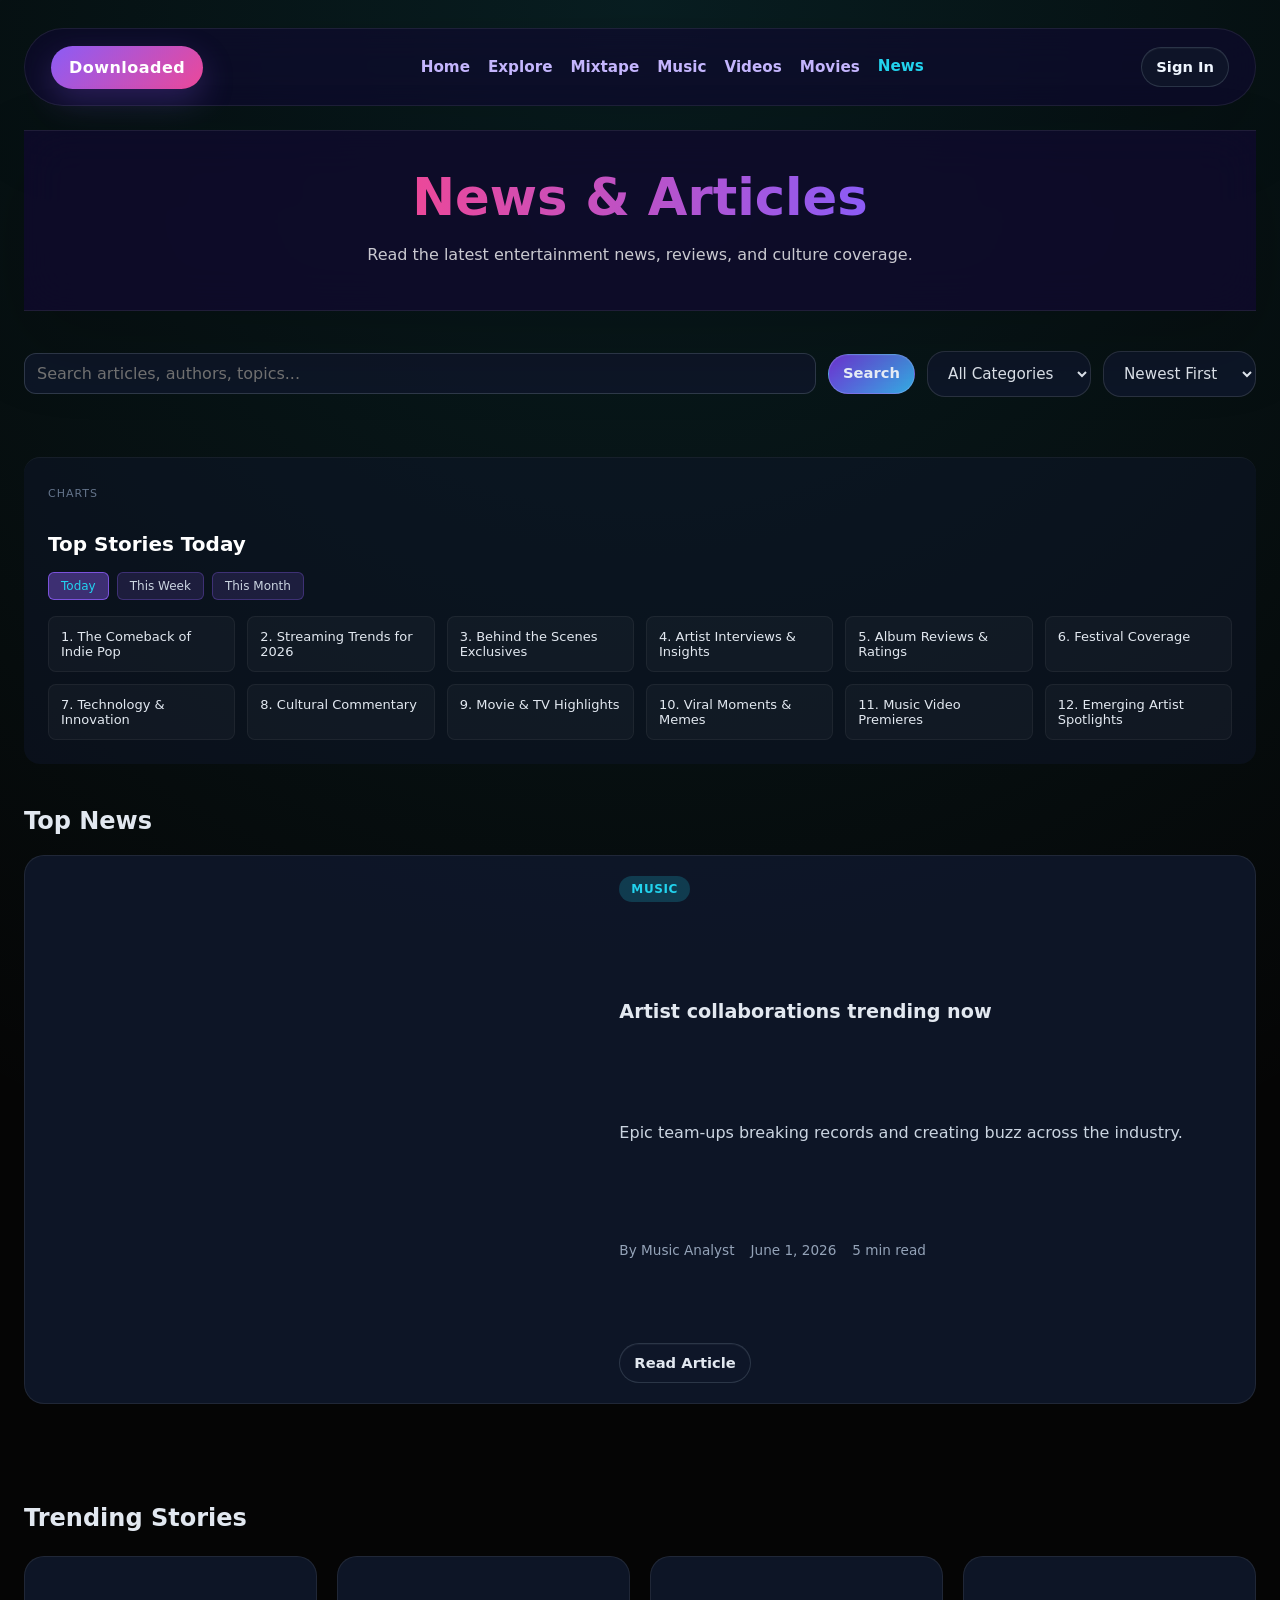
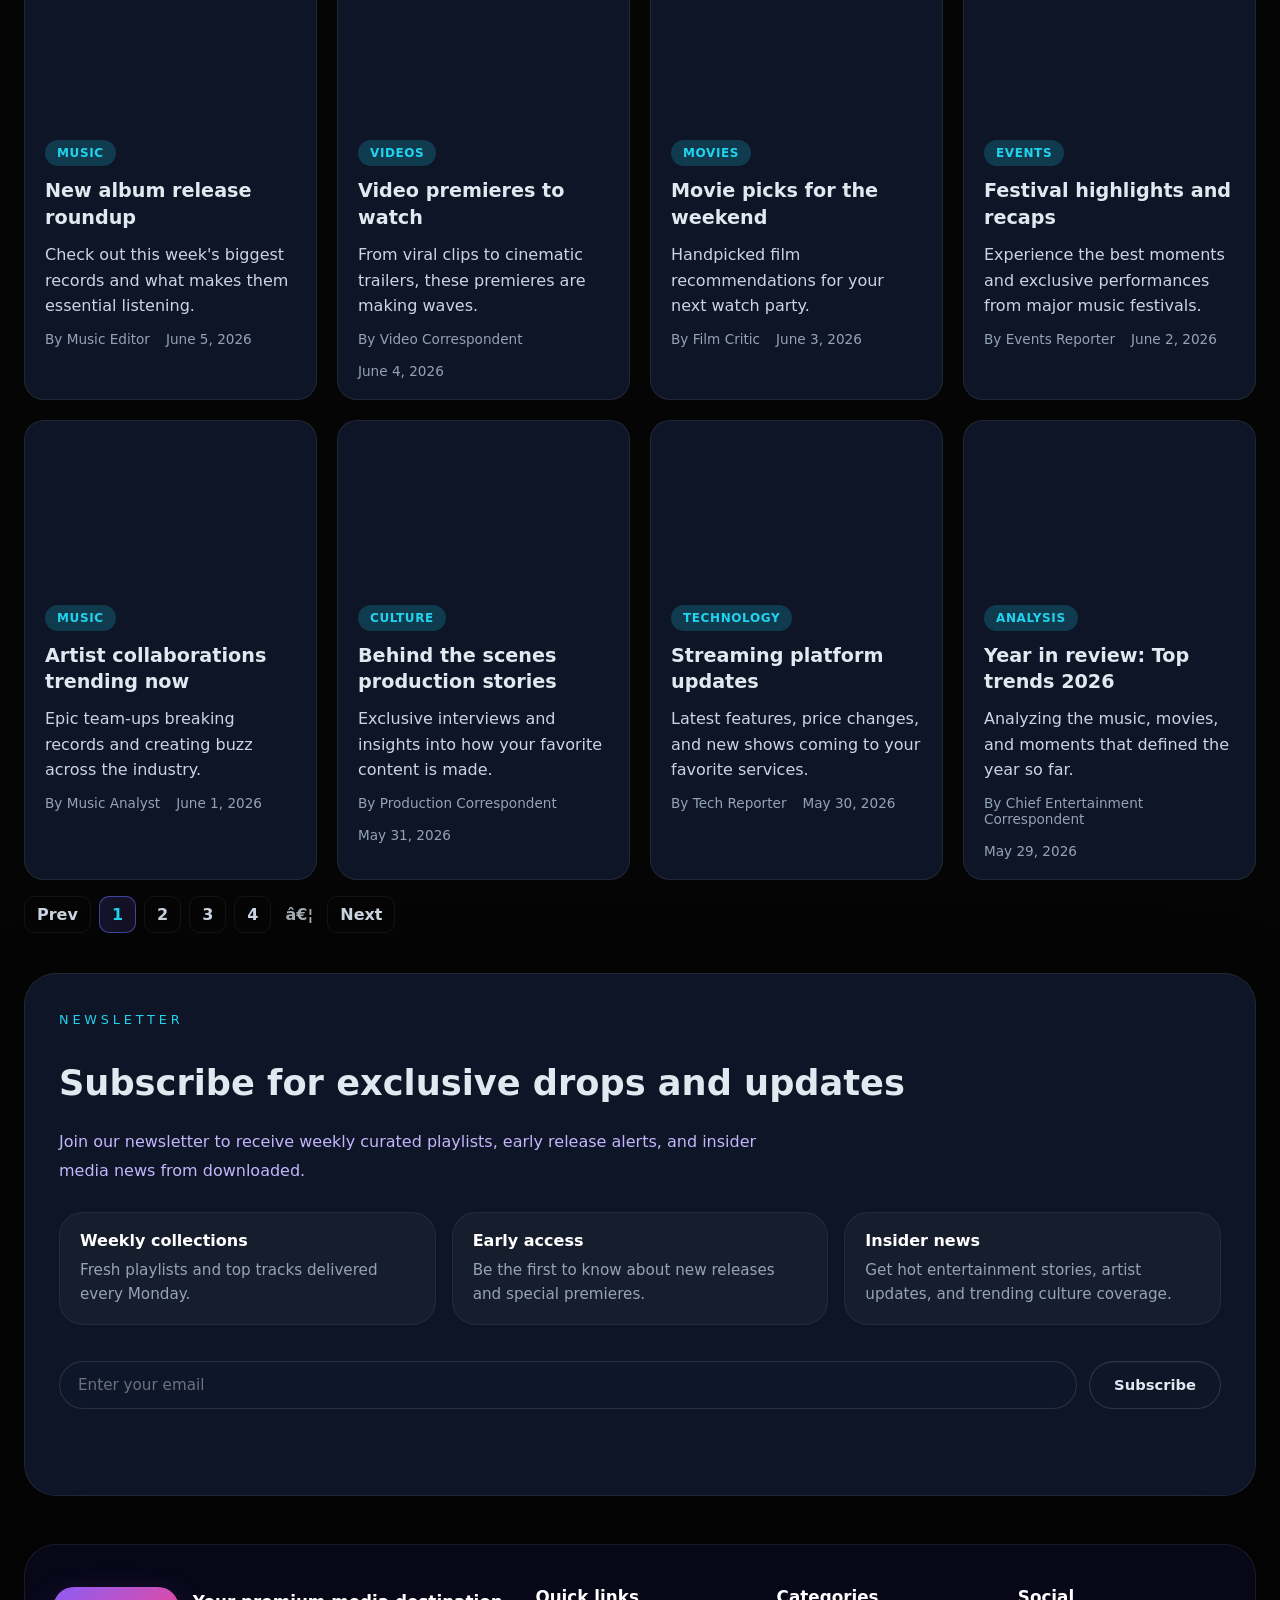
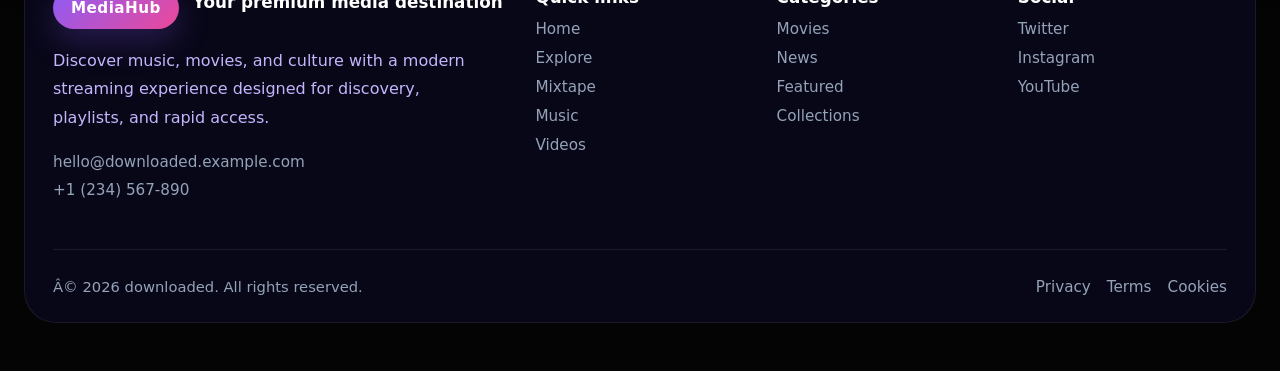
<file: news.html>
﻿<!DOCTYPE html>
<html lang="en">
  <head>
    <meta charset="UTF-8" />
    <meta name="viewport" content="width=device-width, initial-scale=1.0" />
    <title>News - downloaded</title>
    <meta name="description" content="downloaded is a premium entertainment hub for music, videos, movies and news." />
    <meta property="og:title" content="downloaded" />
    <meta property="og:description" content="downloaded is a premium entertainment hub for music, videos, movies and news." />
    <link rel="stylesheet" href="styles.css" />
  </head>
  <body>
    <div class="page-shell">
      <header class="glass-nav">
        <div class="nav-brand">
          <a href="index.html"><span class="logo-mark">Downloaded</span></a>
        </div>
        <button class="nav-toggle" type="button" aria-label="Toggle navigation menu">
       
        </button>
        <nav class="nav-links" role="navigation" aria-label="Primary navigation">
          <a href="index.html">Home</a>
          <a href="explore.html">Explore</a>
          <a href="mixtape.html">Mixtape</a>
          <a href="music.html">Music</a>
          <a href="videos.html">Videos</a>
          <a href="movies.html">Movies</a>
          <a href="news.html" class="active">News</a>
        </nav>
        <div class="nav-action">
          <a class="button pill" href="signin.html">Sign In</a>
        </div>
      </header>

      <section class="page-hero">
        <h1>News & Articles</h1>
        <p>Read the latest entertainment news, reviews, and culture coverage.</p>
      </section>

      <section class="media-controls">
        <div class="control-group">
          <input type="text" placeholder="Search articles, authors, topics..." class="input-field" />
          <button class="button primary">Search</button>
        </div>
        <div class="filter-options">
          <select id="category-filter" class="select-field" aria-label="Filter by category">
            <option>All Categories</option>
            <option>Music</option>
            <option>Movies</option>
            <option>Entertainment</option>
            <option>Culture</option>
            <option>Reviews</option>
          </select>
          <select id="sort-filter" class="select-field" aria-label="Sort articles">
            <option>Newest First</option>
            <option>Most Popular</option>
            <option>Top Rated</option>
            <option>Trending</option>
          </select>
        </div>
      </section>

      <section class="top-charts-section">
        <span class="section-label">Charts</span>
        <h3>Top Stories Today</h3>
        <div class="charts-controls">
          <button class="chart-filter active" data-period="today">Today</button>
          <button class="chart-filter" data-period="week">This Week</button>
          <button class="chart-filter" data-period="month">This Month</button>
        </div>
        <div class="charts-list">
          <div class="chart-item">1. The Comeback of Indie Pop</div>
          <div class="chart-item">2. Streaming Trends for 2026</div>
          <div class="chart-item">3. Behind the Scenes Exclusives</div>
          <div class="chart-item">4. Artist Interviews & Insights</div>
          <div class="chart-item">5. Album Reviews & Ratings</div>
          <div class="chart-item">6. Festival Coverage</div>
          <div class="chart-item">7. Technology & Innovation</div>
          <div class="chart-item">8. Cultural Commentary</div>
          <div class="chart-item">9. Movie & TV Highlights</div>
          <div class="chart-item">10. Viral Moments & Memes</div>
          <div class="chart-item">11. Music Video Premieres</div>
          <div class="chart-item">12. Emerging Artist Spotlights</div> 
        </div>
      </section>

      <section class="article-section">
        <h2>Top News</h2>
        <article class="article-card featured" data-detail-id="news-5">
          <div class="article-image"></div>
          <div class="article-content">
            <span class="article-category">Music</span>
            <h3>Artist collaborations trending now</h3>
            <p>Epic team-ups breaking records and creating buzz across the industry.</p>
            <div class="article-meta">
              <span>By Music Analyst</span>
              <span>June 1, 2026</span>
              <span>5 min read</span>
            </div>
            <a href="javascript:void(0)" class="button secondary">Read Article</a>
          </div>
        </article>
      </section>

      <section class="article-grid-section">
        <h2>Trending Stories</h2>
        <div class="article-grid">
          <article class="article-card" data-detail-id="news-1">
            <div class="article-image"></div>
            <div class="article-content">
              <span class="article-category">Music</span>
              <h3>New album release roundup</h3>
              <p>Check out this week's biggest records and what makes them essential listening.</p>
              <div class="article-meta">
                <span>By Music Editor</span>
                <span>June 5, 2026</span>
              </div>
            </div>
          </article>

          <article class="article-card" data-detail-id="news-2">
            <div class="article-image"></div>
            <div class="article-content">
              <span class="article-category">Videos</span>
              <h3>Video premieres to watch</h3>
              <p>From viral clips to cinematic trailers, these premieres are making waves.</p>
              <div class="article-meta">
                <span>By Video Correspondent</span>
                <span>June 4, 2026</span>
              </div>
            </div>
          </article>

          <article class="article-card" data-detail-id="news-3">
            <div class="article-image"></div>
            <div class="article-content">
              <span class="article-category">Movies</span>
              <h3>Movie picks for the weekend</h3>
              <p>Handpicked film recommendations for your next watch party.</p>
              <div class="article-meta">
                <span>By Film Critic</span>
                <span>June 3, 2026</span>
              </div>
            </div>
          </article>

          <article class="article-card" data-detail-id="news-4">
            <div class="article-image"></div>
            <div class="article-content">
              <span class="article-category">Events</span>
              <h3>Festival highlights and recaps</h3>
              <p>Experience the best moments and exclusive performances from major music festivals.</p>
              <div class="article-meta">
                <span>By Events Reporter</span>
                <span>June 2, 2026</span>
              </div>
            </div>
          </article>

          <article class="article-card" data-detail-id="news-5">
            <div class="article-image"></div>
            <div class="article-content">
              <span class="article-category">Music</span>
              <h3>Artist collaborations trending now</h3>
              <p>Epic team-ups breaking records and creating buzz across the industry.</p>
              <div class="article-meta">
                <span>By Music Analyst</span>
                <span>June 1, 2026</span>
              </div>
            </div>
          </article>

          <article class="article-card" data-detail-id="news-6">
            <div class="article-image"></div>
            <div class="article-content">
              <span class="article-category">Culture</span>
              <h3>Behind the scenes production stories</h3>
              <p>Exclusive interviews and insights into how your favorite content is made.</p>
              <div class="article-meta">
                <span>By Production Correspondent</span>
                <span>May 31, 2026</span>
              </div>
            </div>
          </article>

          <article class="article-card" data-detail-id="news-7">
            <div class="article-image"></div>
            <div class="article-content">
              <span class="article-category">Technology</span>
              <h3>Streaming platform updates</h3>
              <p>Latest features, price changes, and new shows coming to your favorite services.</p>
              <div class="article-meta">
                <span>By Tech Reporter</span>
                <span>May 30, 2026</span>
              </div>
            </div>
          </article>

          <article class="article-card" data-detail-id="news-8">
            <div class="article-image"></div>
            <div class="article-content">
              <span class="article-category">Analysis</span>
              <h3>Year in review: Top trends 2026</h3>
              <p>Analyzing the music, movies, and moments that defined the year so far.</p>
              <div class="article-meta">
                <span>By Chief Entertainment Correspondent</span>
                <span>May 29, 2026</span>
              </div>
            </div>
          </article>

          <article class="article-card" data-detail-id="news-9">
            <div class="article-image"></div>
            <div class="article-content">
              <span class="article-category">Music</span>
              <h3>Emerging producers redefining sound</h3>
              <p>Fresh talent revolutionizing music production with innovative techniques.</p>
              <div class="article-meta">
                <span>By Sound Design Editor</span>
                <span>May 28, 2026</span>
              </div>
            </div>
          </article>

          <article class="article-card" data-detail-id="news-10">
            <div class="article-image"></div>
            <div class="article-content">
              <span class="article-category">Movies</span>
              <h3>Documentary highlights of June</h3>
              <p>Must-watch documentaries exploring music, culture, and entertainment.</p>
              <div class="article-meta">
                <span>By Documentary Critic</span>
                <span>May 27, 2026</span>
              </div>
            </div>
          </article>

          <article class="article-card" data-detail-id="news-11">
            <div class="article-image"></div>
            <div class="article-content">
              <span class="article-category">Technology</span>
              <h3>Music streaming records broken</h3>
              <p>Historic milestones as artists continue to break streaming records.</p>
              <div class="article-meta">
                <span>By Industry Analyst</span>
                <span>May 26, 2026</span>
              </div>
            </div>
          </article>

          <article class="article-card" data-detail-id="news-12">
            <div class="article-image"></div>
            <div class="article-content">
              <span class="article-category">Events</span>
              <h3>Concert tour announcements</h3>
              <p>Exciting tour dates and venue announcements from major artists.</p>
              <div class="article-meta">
                <span>By Tour Reporter</span>
                <span>May 25, 2026</span>
              </div>
            </div>
          </article>

          <article class="article-card" data-detail-id="news-13">
            <div class="article-image"></div>
            <div class="article-content">
              <span class="article-category">Culture</span>
              <h3>Podcast boom continues strong</h3>
              <p>Audio content revolution as podcasts reach new audiences.</p>
              <div class="article-meta">
                <span>By Audio Content Editor</span>
                <span>May 24, 2026</span>
              </div>
            </div>
          </article>

          <article class="article-card" data-detail-id="news-14">
            <div class="article-image"></div>
            <div class="article-content">
              <span class="article-category">Music</span>
              <h3>Music awards and recognition</h3>
              <p>Celebrating excellence in music with industry awards.</p>
              <div class="article-meta">
                <span>By Awards Correspondent</span>
                <span>May 23, 2026</span>
              </div>
            </div>
          </article>

        </div>
          <nav class="pagination" data-pagesize="8" aria-label="Article pages">
            <button class="page">Prev</button>
            <button class="page active" aria-current="page">1</button>
            <button class="page">2</button>
            <button class="page">3</button>
            <button class="page">4</button>
            <span class="page ellipsis" aria-hidden="true">â€¦</span>
            <button class="page">Next</button>
          </nav>
      </section>

      <section class="newsletter-cta">
        <div class="newsletter-panel">
          <span class="section-label">Newsletter</span>
          <h2>Subscribe for exclusive drops and updates</h2>
          <p>Join our newsletter to receive weekly curated playlists, early release alerts, and insider media news from downloaded.</p>
          <div class="newsletter-features">
            <div class="newsletter-feature">
              <strong>Weekly collections</strong>
              <span>Fresh playlists and top tracks delivered every Monday.</span>
            </div>
            <div class="newsletter-feature">
              <strong>Early access</strong>
              <span>Be the first to know about new releases and special premieres.</span>
            </div>
            <div class="newsletter-feature">
              <strong>Insider news</strong>
              <span>Get hot entertainment stories, artist updates, and trending culture coverage.</span>
            </div>
          </div>
          <form class="newsletter-form">
            <label class="sr-only" for="footer-email">Email address</label>
            <input id="footer-email" type="email" placeholder="Enter your email" required />
            <button class="button secondary" type="submit">Subscribe</button>
          </form>
          <p class="newsletter-feedback" aria-live="polite"></p>
        </div>
      </section>
      <footer class="site-footer">
        <div class="footer-grid">
          <div class="footer-brand">
            <div class="footer-logo">
              <span class="logo-mark">MediaHub</span>
              <div>
                <p class="footer-brand-title">Your premium media destination</p>
              </div>
            </div>
            <p class="footer-brand-copy">Discover music, movies, and culture with a modern streaming experience designed for discovery, playlists, and rapid access.</p>
            <div class="footer-contact">
              <a href="mailto:hello@downloaded.example.com">hello@downloaded.example.com</a>
              <a href="tel:+1234567890">+1 (234) 567-890</a>
            </div>
          </div>

          <div class="footer-block">
            <h3>Quick links</h3>
            <ul class="footer-list">
              <li><a href="index.html">Home</a></li>
              <li><a href="explore.html">Explore</a></li>
              <li><a href="mixtape.html">Mixtape</a></li>
              <li><a href="music.html">Music</a></li>
              <li><a href="videos.html">Videos</a></li>
            </ul>
          </div>

          <div class="footer-block">
            <h3>Categories</h3>
            <ul class="footer-list">
              <li><a href="movies.html">Movies</a></li>
              <li><a href="news.html">News</a></li>
              <li><a href="explore.html">Featured</a></li>
              <li><a href="mixtape.html">Collections</a></li>
            </ul>
          </div>

          <div class="footer-block">
            <h3>Social</h3>
            <ul class="footer-list">
              <li><a href="https://twitter.com/downloaded" target="_blank" rel="noopener">Twitter</a></li>
              <li><a href="https://instagram.com/downloaded" target="_blank" rel="noopener">Instagram</a></li>
              <li><a href="https://youtube.com/@downloaded" target="_blank" rel="noopener">YouTube</a></li>
            </ul>
          </div>

          </div>

        <div class="footer-bottom">
          <p>Â© 2026 downloaded. All rights reserved.</p>
          <div class="footer-policy-links">
            <a href="javascript:void(0)">Privacy</a>
            <a href="javascript:void(0)">Terms</a>
            <a href="javascript:void(0)">Cookies</a>
          </div>
        </div>
      </footer>
    </div>
        <script src="scripts.js"></script>
  </body>
</html>
</file>
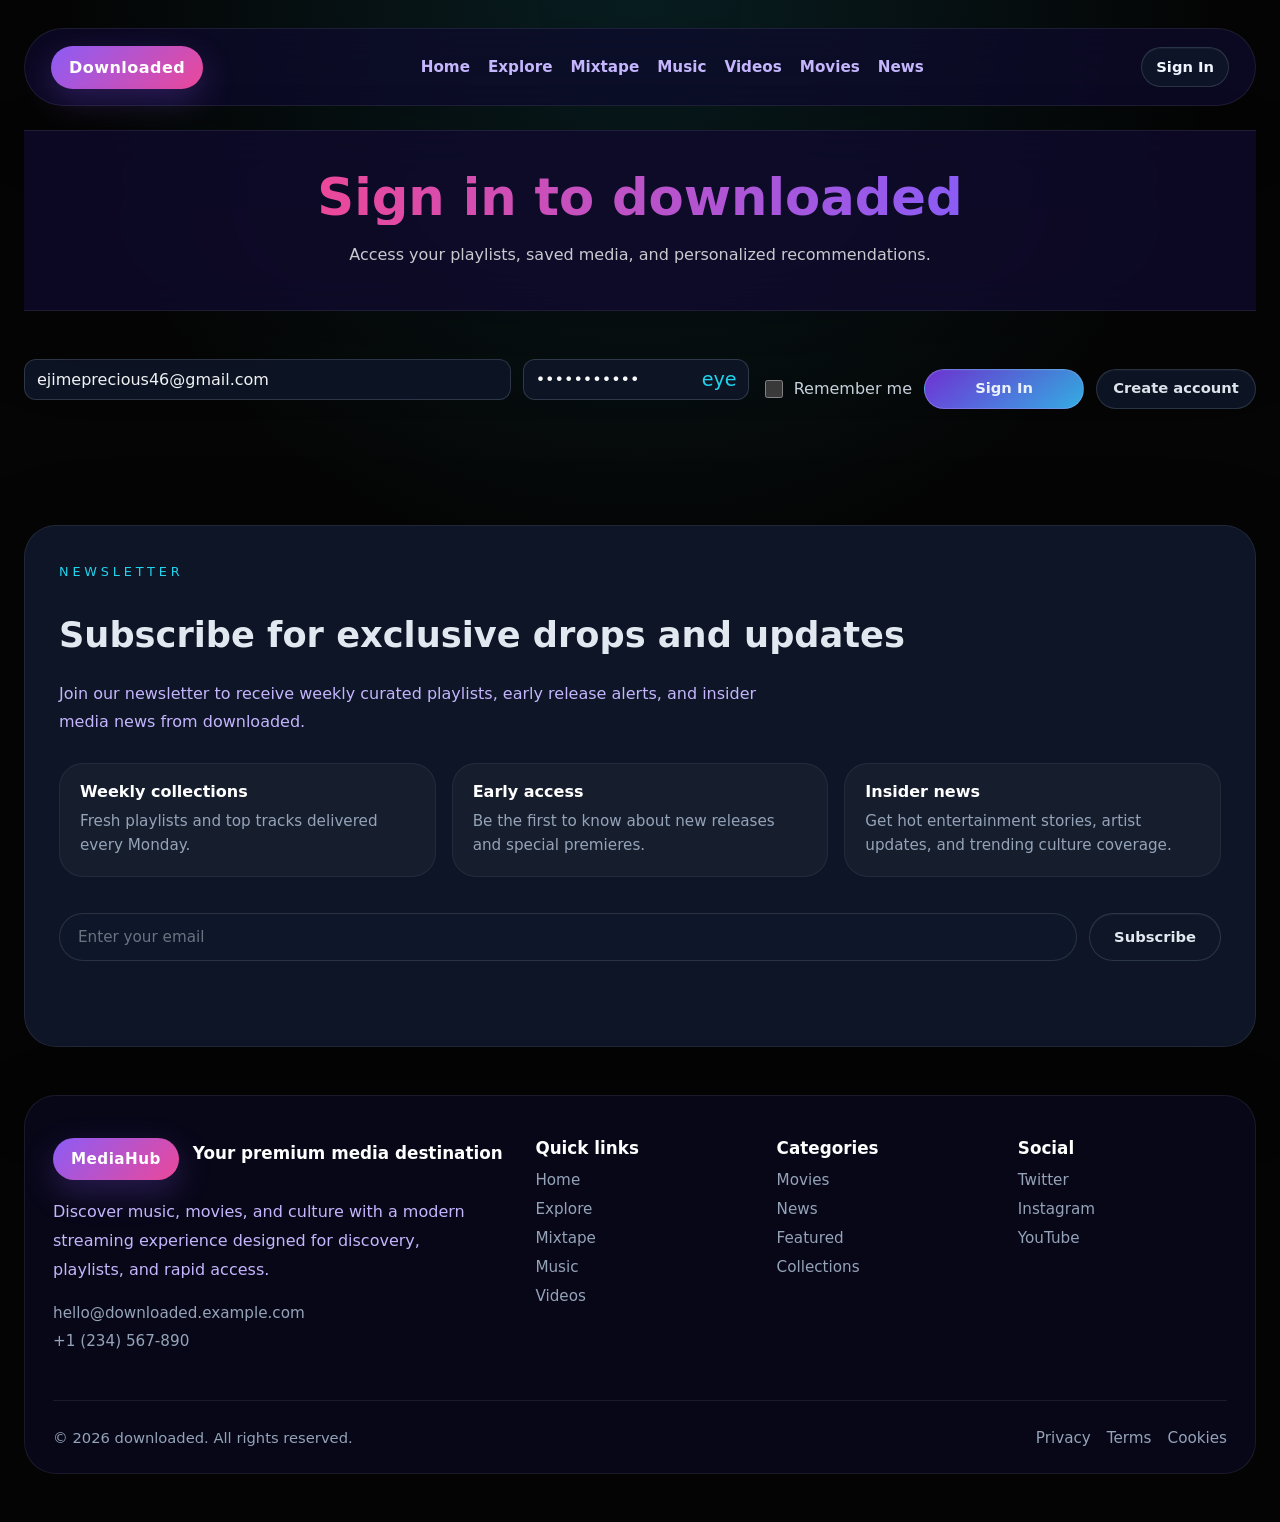
<file: signin.html>
﻿<!DOCTYPE html>
<html lang="en">
  <head>
    <meta charset="UTF-8" />
    <meta name="viewport" content="width=device-width, initial-scale=1.0" />
    <title>Sign In - downloaded</title>
    <meta name="description" content="downloaded is a premium entertainment hub for music, videos, movies and news." />
    <meta property="og:title" content="downloaded" />
    <meta property="og:description" content="downloaded is a premium entertainment hub for music, videos, movies and news." />
    <meta name="description" content="Sign in to your downloaded account to access music, videos, movies and personalized content." />
    <meta property="og:title" content="Sign In - downloaded" />
    <meta property="og:description" content="Sign in to your downloaded account to access music, videos, movies and personalized content." />
    <link rel="stylesheet" href="styles.css" />
  </head>
  <body>
    <div class="page-shell">
      <header class="glass-nav">
        <div class="nav-brand">
          <a href="index.html"><span class="logo-mark">Downloaded</span></a>
        </div>
        <button class="nav-toggle" type="button" aria-label="Toggle navigation menu">
          <span></span>
          <span></span>
          <span></span>
        </button>
        <nav class="nav-links" role="navigation" aria-label="Primary navigation">
          <a href="index.html">Home</a>
          <a href="explore.html">Explore</a>
          <a href="mixtape.html">Mixtape</a>
          <a href="music.html">Music</a>
          <a href="videos.html">Videos</a>
          <a href="movies.html">Movies</a>
          <a href="news.html">News</a>
        </nav>
        <div class="nav-action">
          <a class="button pill" href="signin.html">Sign In</a>
        </div>
      </header>

      <section class="page-hero">
        <h1>Sign in to downloaded</h1>
        <p>Access your playlists, saved media, and personalized recommendations.</p>
      </section>

      <section class="media-controls">
        <div class="control-group">
          <input id="signin-email" type="email" placeholder="Email address" class="input-field" aria-label="Email address" value="ejimeprecious46@gmail.com" />
          <div class="password-input-wrapper">
            <input id="signin-password" type="password" placeholder="Password" class="input-field" aria-label="Password" value="Holychild53" />
            <button type="button" class="toggle-password-btn" id="toggle-password" aria-label="Toggle password visibility">eye</button>
          </div>
        </div>
        <div class="filter-options auth-actions">
          <label class="remember-me-label">
            <input id="remember-me" type="checkbox" />
            <span>Remember me</span>
          </label>
        </div>
        <div class="filter-options auth-actions">
          <button id="signin-button" class="button primary" type="button">Sign In</button>
          <button id="account-button" class="button secondary" type="button">Create account</button>
        </div>
      </section>


      <section class="message-panel">
        <div class="message-box hidden" id="signin-message"></div>
      </section>

      <section class="newsletter-cta">
        <div class="newsletter-panel">
          <span class="section-label">Newsletter</span>
          <h2>Subscribe for exclusive drops and updates</h2>
          <p>Join our newsletter to receive weekly curated playlists, early release alerts, and insider media news from downloaded.</p>
          <div class="newsletter-features">
            <div class="newsletter-feature">
              <strong>Weekly collections</strong>
              <span>Fresh playlists and top tracks delivered every Monday.</span>
            </div>
            <div class="newsletter-feature">
              <strong>Early access</strong>
              <span>Be the first to know about new releases and special premieres.</span>
            </div>
            <div class="newsletter-feature">
              <strong>Insider news</strong>
              <span>Get hot entertainment stories, artist updates, and trending culture coverage.</span>
            </div>
          </div>
          <form class="newsletter-form">
            <label class="sr-only" for="footer-email">Email address</label>
            <input id="footer-email" type="email" placeholder="Enter your email" required />
            <button class="button secondary" type="submit">Subscribe</button>
          </form>
          <p class="newsletter-feedback" aria-live="polite"></p>
        </div>
      </section>

      <footer class="site-footer">
        <div class="footer-grid">
          <div class="footer-brand">
            <div class="footer-logo">
              <span class="logo-mark">MediaHub</span>
              <div>
                <p class="footer-brand-title">Your premium media destination</p>
              </div>
            </div>
            <p class="footer-brand-copy">Discover music, movies, and culture with a modern streaming experience designed for discovery, playlists, and rapid access.</p>
            <div class="footer-contact">
              <a href="mailto:hello@downloaded.example.com">hello@downloaded.example.com</a>
              <a href="tel:+1234567890">+1 (234) 567-890</a>
            </div>
          </div>

          <div class="footer-block">
            <h3>Quick links</h3>
            <ul class="footer-list">
              <li><a href="index.html">Home</a></li>
              <li><a href="explore.html">Explore</a></li>
              <li><a href="mixtape.html">Mixtape</a></li>
              <li><a href="music.html">Music</a></li>
              <li><a href="videos.html">Videos</a></li>
            </ul>
          </div>

          <div class="footer-block">
            <h3>Categories</h3>
            <ul class="footer-list">
              <li><a href="movies.html">Movies</a></li>
              <li><a href="news.html">News</a></li>
              <li><a href="explore.html">Featured</a></li>
              <li><a href="mixtape.html">Collections</a></li>
            </ul>
          </div>

          <div class="footer-block">
            <h3>Social</h3>
            <ul class="footer-list">
              <li><a href="https://twitter.com/downloaded" target="_blank" rel="noopener">Twitter</a></li>
              <li><a href="https://instagram.com/downloaded" target="_blank" rel="noopener">Instagram</a></li>
              <li><a href="https://youtube.com/@downloaded" target="_blank" rel="noopener">YouTube</a></li>
            </ul>
          </div>
        </div>

        <div class="footer-bottom">
          <p>© 2026 downloaded. All rights reserved.</p>
          <div class="footer-policy-links">
            <a href="javascript:void(0)">Privacy</a>
            <a href="javascript:void(0)">Terms</a>
            <a href="javascript:void(0)">Cookies</a>
          </div>
        </div>
      </footer>
    </div>
    <script src="scripts.js"></script>
  </body>
</html>
</file>
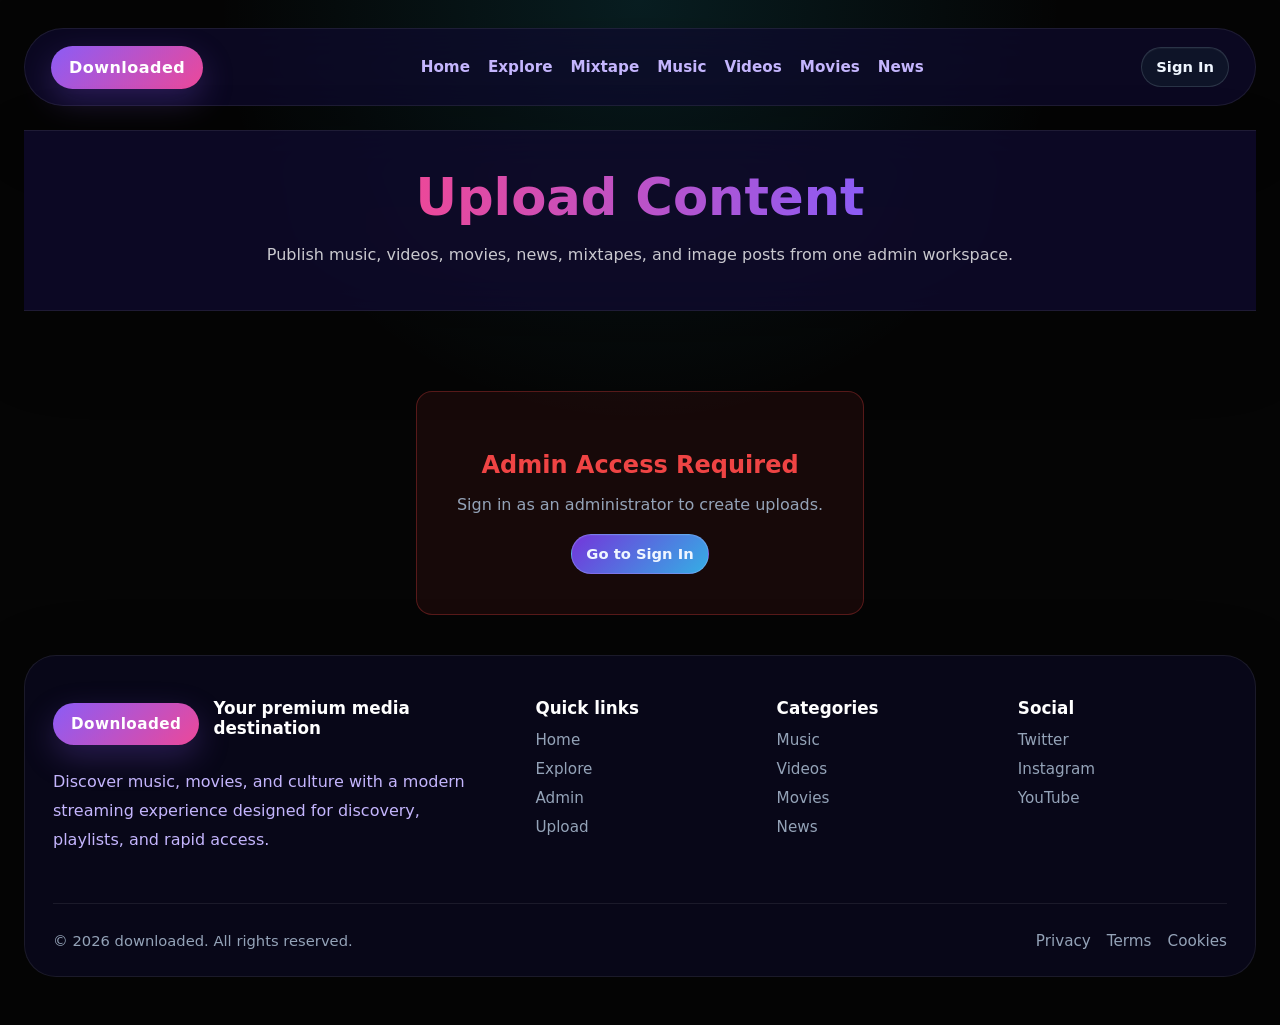
<file: upload.html>
<!DOCTYPE html>
<html lang="en">
  <head>
    <meta charset="UTF-8" />
    <meta name="viewport" content="width=device-width, initial-scale=1.0" />
    <title>Upload Content - downloaded</title>
    <meta name="description" content="Upload music, videos, movies, news, and mixtapes to downloaded." />
    <link rel="stylesheet" href="styles.css" />
  </head>
  <body>
    <div class="page-shell">
      <header class="glass-nav">
        <div class="nav-brand">
          <a href="index.html"><span class="logo-mark">Downloaded</span></a>
        </div>
        <button class="nav-toggle" type="button" aria-label="Toggle navigation menu">
          <span></span>
          <span></span>
          <span></span>
        </button>
        <nav class="nav-links" role="navigation" aria-label="Primary navigation">
          <a href="index.html">Home</a>
          <a href="explore.html">Explore</a>
          <a href="mixtape.html">Mixtape</a>
          <a href="music.html">Music</a>
          <a href="videos.html">Videos</a>
          <a href="movies.html">Movies</a>
          <a href="news.html">News</a>
        </nav>
        <div class="nav-action">
          <a class="button pill" href="signin.html">Sign In</a>
        </div>
      </header>

      <section class="page-hero">
        <h1>Upload Content</h1>
        <p>Publish music, videos, movies, news, mixtapes, and image posts from one admin workspace.</p>
      </section>

      <div id="upload-auth-prompt" class="auth-required-message">
        <h2>Admin Access Required</h2>
        <p>Sign in as an administrator to create uploads.</p>
        <a href="signin.html" class="button primary">Go to Sign In</a>
      </div>

      <section id="upload-section" class="upload-page hidden">
        <div class="upload-grid">
          <article class="upload-card">
            <h2>Music Upload</h2>
            <form id="music-upload-form" class="upload-form">
              <label class="field-label" for="music-title">Track title</label>
              <input id="music-title" name="music-title" class="input-field" type="text" placeholder="Track title" required />
              <label class="field-label" for="music-artist">Artist</label>
              <input id="music-artist" name="music-artist" class="input-field" type="text" placeholder="Artist name" />
              <label class="field-label" for="music-description">Description</label>
              <textarea id="music-description" name="music-description" class="input-field" rows="3" placeholder="Add a short description"></textarea>
              <button class="button primary" type="submit">Publish Music</button>
            </form>
          </article>

          <article class="upload-card">
            <h2>Video Upload</h2>
            <form id="video-upload-form" class="upload-form">
              <label class="field-label" for="video-title">Video title</label>
              <input id="video-title" name="video-title" class="input-field" type="text" placeholder="Video title" required />
              <label class="field-label" for="video-category">Category</label>
              <input id="video-category" name="video-category" class="input-field" type="text" placeholder="Trending / Interviews / Live" />
              <label class="field-label" for="video-description">Description</label>
              <textarea id="video-description" name="video-description" class="input-field" rows="3" placeholder="Describe the video"></textarea>
              <button class="button primary" type="submit">Publish Video</button>
            </form>
          </article>

          <article class="upload-card">
            <h2>Movie Upload</h2>
            <form id="movie-upload-form" class="upload-form">
              <label class="field-label" for="movie-title">Movie title</label>
              <input id="movie-title" name="movie-title" class="input-field" type="text" placeholder="Movie title" required />
              <label class="field-label" for="movie-year">Year</label>
              <input id="movie-year" name="movie-year" class="input-field" type="text" placeholder="2026" />
              <label class="field-label" for="movie-genre">Genre</label>
              <input id="movie-genre" name="movie-genre" class="input-field" type="text" placeholder="Drama / Action" />
              <button class="button primary" type="submit">Publish Movie</button>
            </form>
          </article>

          <article class="upload-card">
            <h2>News Upload</h2>
            <form id="news-upload-form" class="upload-form">
              <label class="field-label" for="news-title">Headline</label>
              <input id="news-title" name="news-title" class="input-field" type="text" placeholder="Headline" required />
              <label class="field-label" for="news-source">Source</label>
              <input id="news-source" name="news-source" class="input-field" type="text" placeholder="Source name" />
              <label class="field-label" for="news-summary">Summary</label>
              <textarea id="news-summary" name="news-summary" class="input-field" rows="3" placeholder="Brief summary"></textarea>
              <button class="button primary" type="submit">Publish News</button>
            </form>
          </article>

          <article class="upload-card">
            <h2>Mixtape Upload</h2>
            <form id="mixtape-upload-form" class="upload-form">
              <label class="field-label" for="mixtape-title">Mixtape title</label>
              <input id="mixtape-title" name="mixtape-title" class="input-field" type="text" placeholder="Mixtape title" required />
              <label class="field-label" for="mixtape-creator">Creator</label>
              <input id="mixtape-creator" name="mixtape-creator" class="input-field" type="text" placeholder="DJ / Artist" />
              <label class="field-label" for="mixtape-notes">Notes</label>
              <textarea id="mixtape-notes" name="mixtape-notes" class="input-field" rows="3" placeholder="Add a short note"></textarea>
              <button class="button primary" type="submit">Publish Mixtape</button>
            </form>
          </article>

          <article class="upload-card">
            <h2>Image Upload</h2>
            <form id="image-upload-form" class="upload-form">
              <label class="field-label" for="image-title">Image title</label>
              <input id="image-title" name="image-title" class="input-field" type="text" placeholder="Image title" required />
              <label class="field-label" for="image-caption">Caption</label>
              <input id="image-caption" name="image-caption" class="input-field" type="text" placeholder="Caption" />
              <label class="field-label" for="image-tag">Tag</label>
              <input id="image-tag" name="image-tag" class="input-field" type="text" placeholder="Featured / Gallery" />
              <button class="button primary" type="submit">Publish Image</button>
            </form>
          </article>
        </div>
      </section>

      <section id="uploaded-content-section" class="upload-history-panel hidden">
        <h2>Recent Uploads</h2>
        <div id="uploaded-items" class="uploaded-grid"></div>
      </section>

      <footer class="site-footer">
        <div class="footer-grid">
          <div class="footer-brand">
            <div class="footer-logo">
              <span class="logo-mark">Downloaded</span>
              <div>
                <p class="footer-brand-title">Your premium media destination</p>
              </div>
            </div>
            <p class="footer-brand-copy">Discover music, movies, and culture with a modern streaming experience designed for discovery, playlists, and rapid access.</p>
          </div>

          <div class="footer-block">
            <h3>Quick links</h3>
            <ul class="footer-list">
              <li><a href="index.html">Home</a></li>
              <li><a href="explore.html">Explore</a></li>
              <li><a href="admin.html">Admin</a></li>
              <li><a href="upload.html">Upload</a></li>
            </ul>
          </div>

          <div class="footer-block">
            <h3>Categories</h3>
            <ul class="footer-list">
              <li><a href="music.html">Music</a></li>
              <li><a href="videos.html">Videos</a></li>
              <li><a href="movies.html">Movies</a></li>
              <li><a href="news.html">News</a></li>
            </ul>
          </div>

          <div class="footer-block">
            <h3>Social</h3>
            <ul class="footer-list">
              <li><a href="https://twitter.com/downloaded" target="_blank" rel="noopener">Twitter</a></li>
              <li><a href="https://instagram.com/downloaded" target="_blank" rel="noopener">Instagram</a></li>
              <li><a href="https://youtube.com/@downloaded" target="_blank" rel="noopener">YouTube</a></li>
            </ul>
          </div>
        </div>

        <div class="footer-bottom">
          <p>© 2026 downloaded. All rights reserved.</p>
          <div class="footer-policy-links">
            <a href="javascript:void(0)">Privacy</a>
            <a href="javascript:void(0)">Terms</a>
            <a href="javascript:void(0)">Cookies</a>
          </div>
        </div>
      </footer>
    </div>

    <script src="scripts.js"></script>
  </body>
</html>
</file>
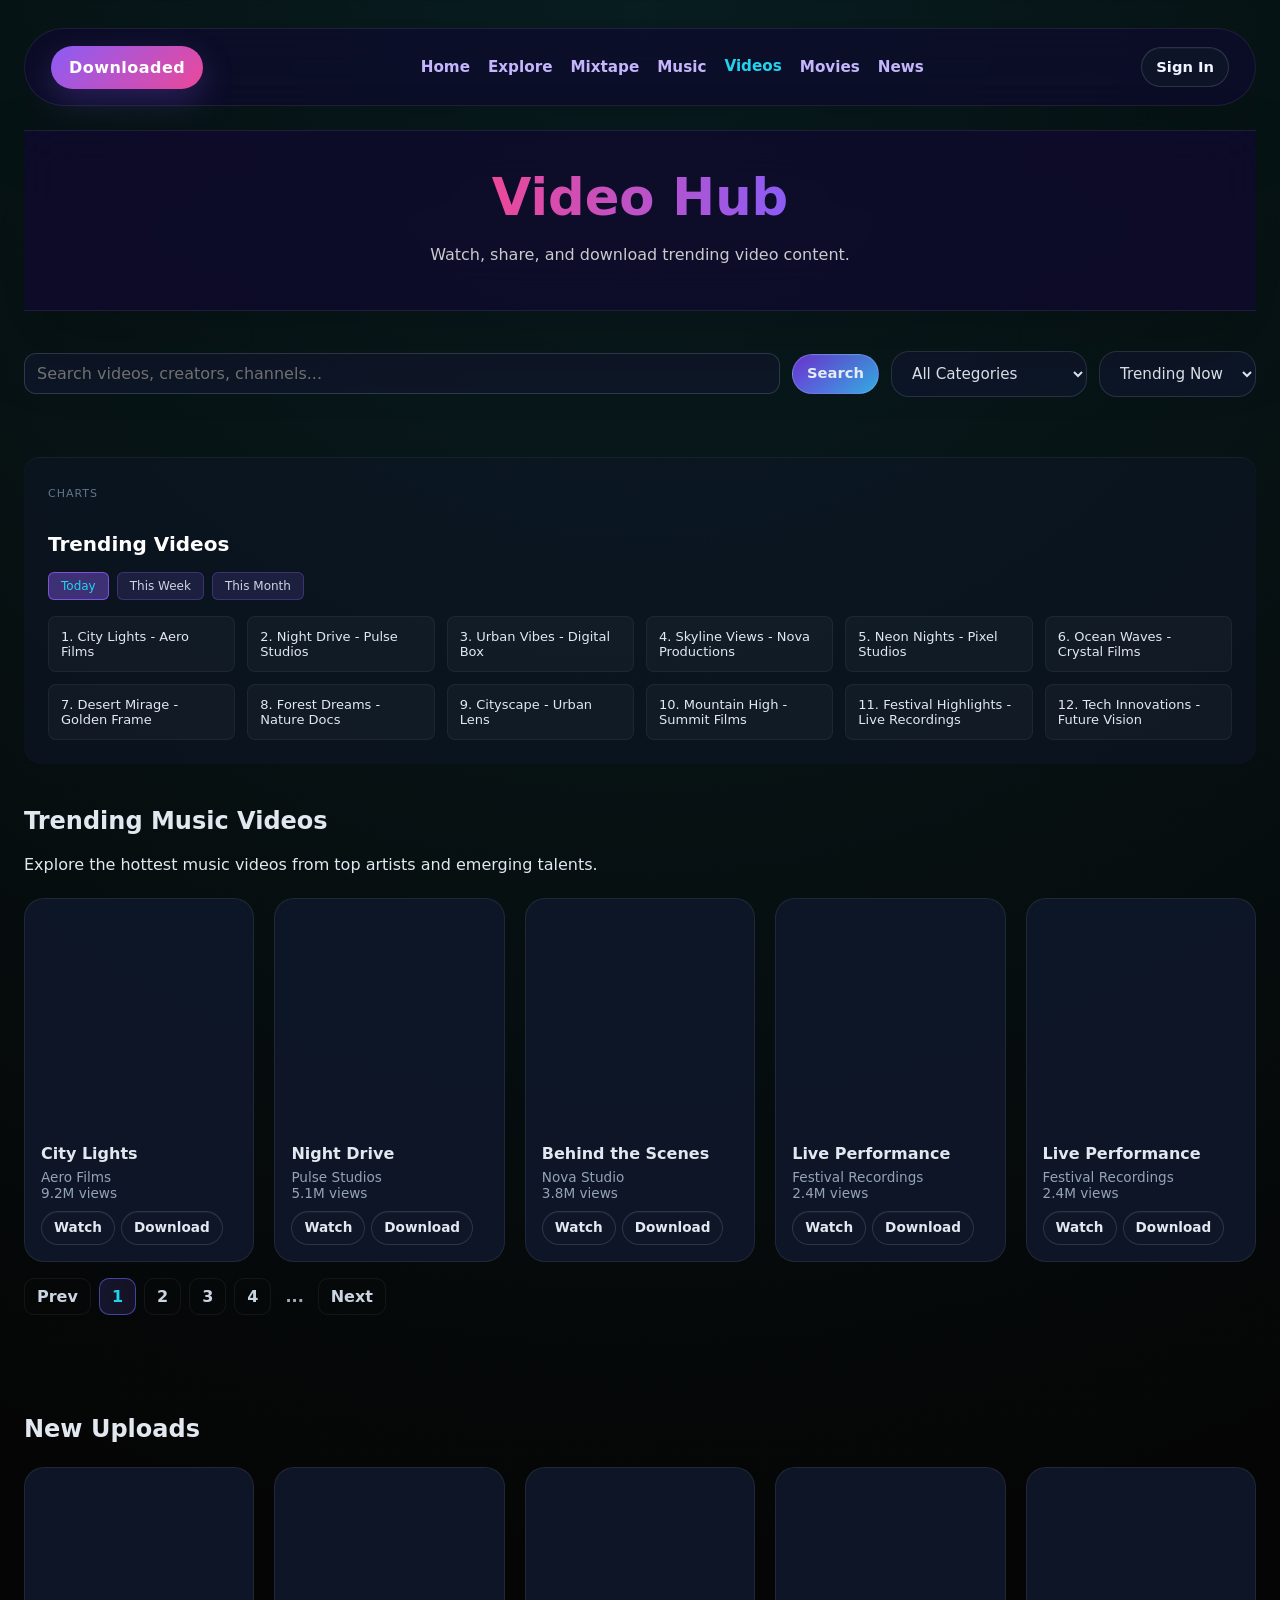
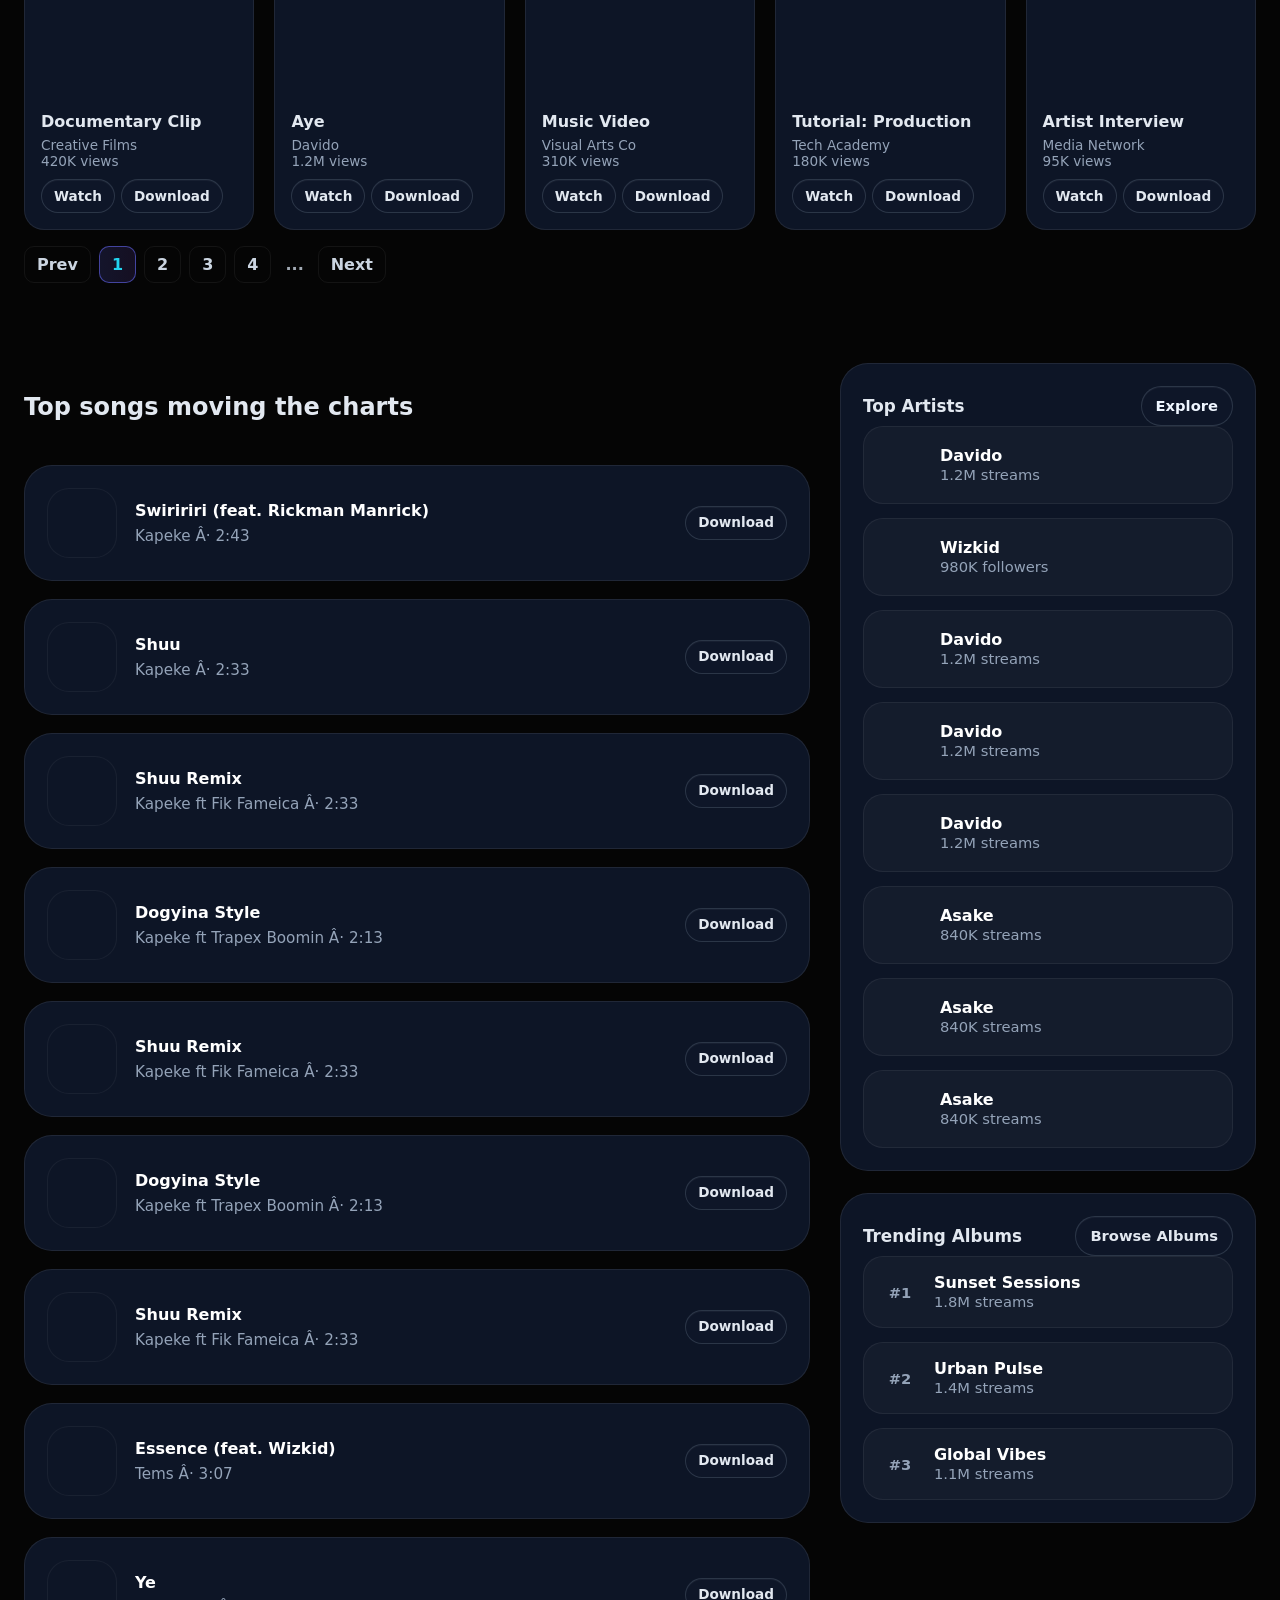
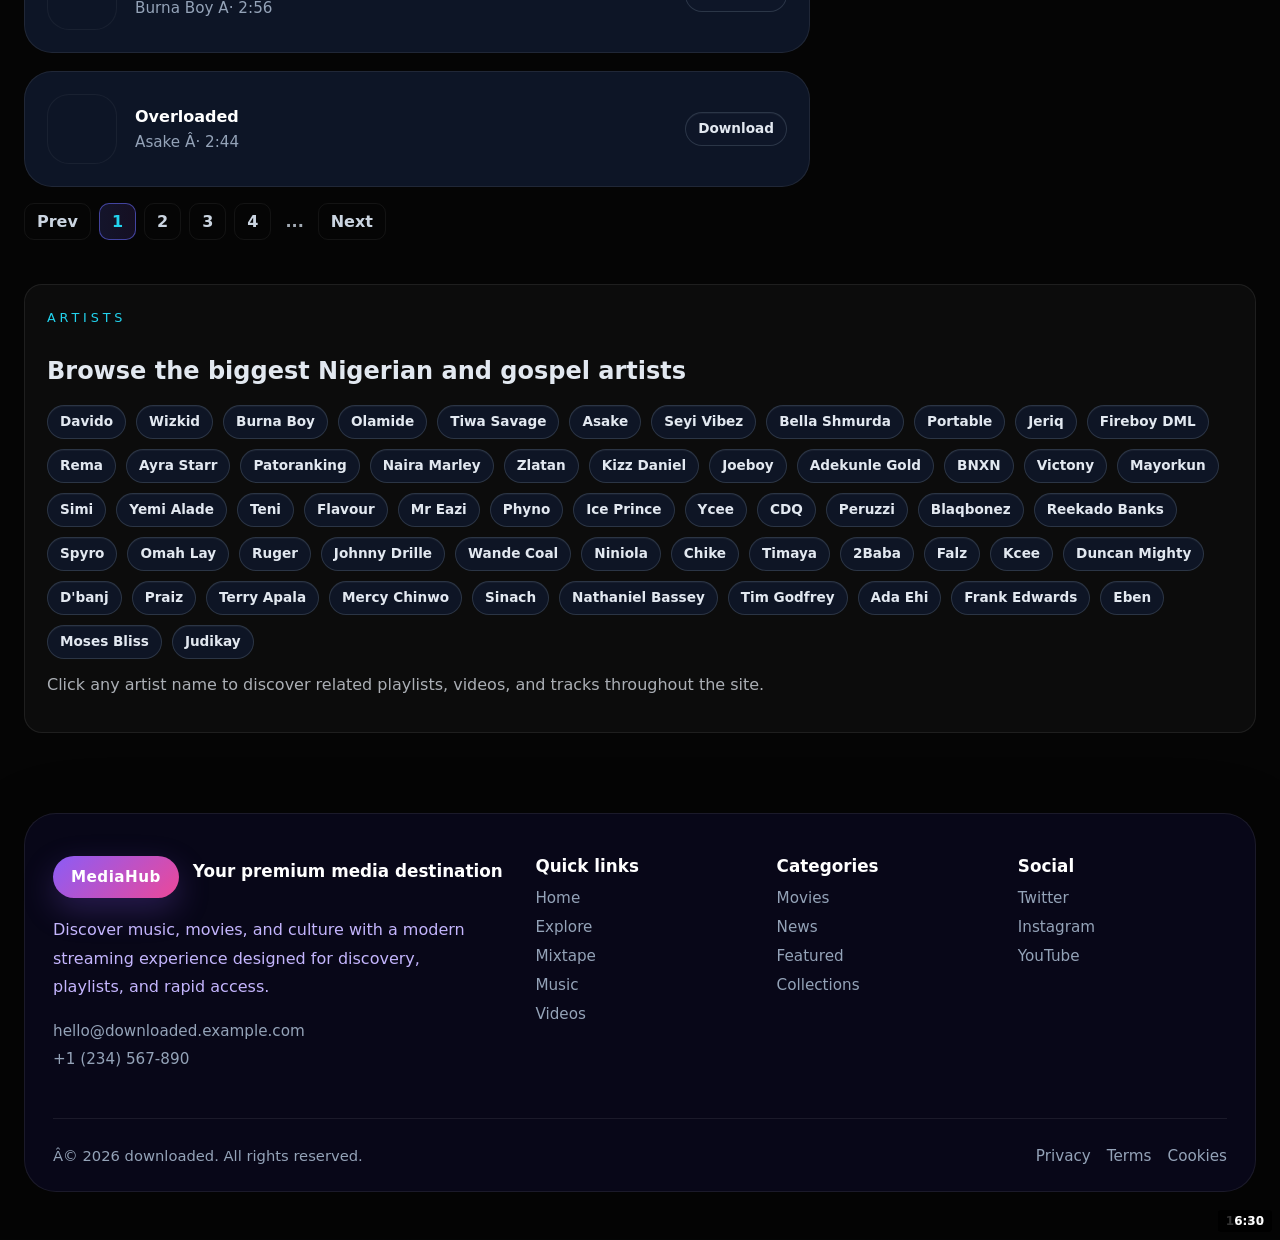
<file: videos.html>
﻿<!DOCTYPE html>
<html lang="en">
  <head>
    <meta charset="UTF-8" />
    <meta name="viewport" content="width=device-width, initial-scale=1.0" />
    <title>Videos - downloaded</title>
    <meta name="description" content="downloaded is a premium entertainment hub for music, videos, movies and news." />
    <meta property="og:title" content="downloaded" />
    <meta property="og:description" content="downloaded is a premium entertainment hub for music, videos, movies and news." />
    <link rel="stylesheet" href="styles.css" />
  </head>
  <body>
    <div class="page-shell">
      <header class="glass-nav">
        <div class="nav-brand">
          <a href="index.html"><span class="logo-mark">Downloaded</span></a>
        </div>

        <nav class="nav-links" role="navigation" aria-label="Primary navigation">
          <a href="index.html">Home</a>
          <a href="explore.html">Explore</a>
          <a href="mixtape.html">Mixtape</a>
          <a href="music.html">Music</a>
          <a href="videos.html" class="active">Videos</a>
          <a href="movies.html">Movies</a>
          <a href="news.html">News</a>
        </nav>
        <div class="nav-action">
          <a class="button pill" href="signin.html">Sign In</a>
        </div>
      </header>

      <section class="page-hero">
        <h1>Video Hub</h1>
        <p>Watch, share, and download trending video content.</p>
      </section>

      <section class="media-controls">
        <div class="control-group">
          <input type="text" placeholder="Search videos, creators, channels..." class="input-field" />
          <button class="button primary">Search</button>
        </div>
        <div class="filter-options">
          <select class="select-field" aria-label="Filter by category">
            <option>All Categories</option>
            <option>Music Videos</option>
            <option>Tutorials</option>
            <option>Behind the Scenes</option>
            <option>Live Performances</option>
            <option>Documentaries</option>
          </select>
          <select class="select-field" aria-label="Sort videos">
            <option>Trending Now</option>
            <option>Most Viewed</option>
            <option>Newest First</option>
            <option>Top Rated</option>
          </select>
        </div>
      </section>

      <section class="top-charts-section">
        <span class="section-label">Charts</span>
        <h3>Trending Videos</h3>
        <div class="charts-controls">
          <button class="chart-filter active" data-period="today">Today</button>
          <button class="chart-filter" data-period="week">This Week</button>
          <button class="chart-filter" data-period="month">This Month</button>
        </div>
        <div class="charts-list">
          <div class="chart-item">1. City Lights - Aero Films</div>
          <div class="chart-item">2. Night Drive - Pulse Studios</div>
          <div class="chart-item">3. Urban Vibes - Digital Box</div>
          <div class="chart-item">4. Skyline Views - Nova Productions</div>
          <div class="chart-item">5. Neon Nights - Pixel Studios</div>
          <div class="chart-item">6. Ocean Waves - Crystal Films</div>
          <div class="chart-item">7. Desert Mirage - Golden Frame</div>
          <div class="chart-item">8. Forest Dreams - Nature Docs</div>
          <div class="chart-item">9. Cityscape - Urban Lens</div>
          <div class="chart-item">10. Mountain High - Summit Films</div>
          <div class="chart-item">11. Festival Highlights - Live Recordings</div>
          <div class="chart-item">12. Tech Innovations - Future Vision</div>
        </div>
      </section>

      <section class="media-grid-section">
        <h2>Trending Music Videos</h2>
        <p class="section-description">Explore the hottest music videos from top artists and emerging talents.</p>
        <div class="media-grid">
          <article class="media-item video-item" data-artist="Aero Films">
            <div class="media-thumbnail"></div>
            <div class="video-badge">12:04</div>
            <div class="media-details">
              <h3>City Lights</h3>
              <p class="artist">Aero Films</p>
              <p class="duration">9.2M views</p>
              <div class="media-actions">
                <button class="button secondary small">Watch</button>
                <button class="button secondary small"><svg viewBox="0 0 24 24" aria-hidden="true" focusable="false" class="download-icon"><path d="M5 13v2h14v-2H5zm7-9l-5 5h3v4h4v-4h3l-5-5z" fill="currentColor"/></svg>Download</button>
              </div>
            </div>
          </article>

          <article class="media-item video-item" data-artist="Pulse Studios">
            <div class="media-thumbnail"></div>
            <div class="video-badge">9:22</div>
            <div class="media-details">
              <h3>Night Drive</h3>
              <p class="artist">Pulse Studios</p>
              <p class="duration">5.1M views</p>
              <div class="media-actions">
                <button class="button secondary small">Watch</button>
                <button class="button secondary small"><svg viewBox="0 0 24 24" aria-hidden="true" focusable="false" class="download-icon"><path d="M5 13v2h14v-2H5zm7-9l-5 5h3v4h4v-4h3l-5-5z" fill="currentColor"/></svg>Download</button>
              </div>
            </div>
          </article>

          <article class="media-item video-item" data-artist="Nova Studio">
            <div class="media-thumbnail"></div>
            <div class="video-badge">15:36</div>
            <div class="media-details">
              <h3>Behind the Scenes</h3>
              <p class="artist">Nova Studio</p>
              <p class="duration">3.8M views</p>
              <div class="media-actions">
                <button class="button secondary small">Watch</button>
                <button class="button secondary small"><svg viewBox="0 0 24 24" aria-hidden="true" focusable="false" class="download-icon"><path d="M5 13v2h14v-2H5zm7-9l-5 5h3v4h4v-4h3l-5-5z" fill="currentColor"/></svg>Download</button>
              </div>
            </div>
          </article>

          <article class="media-item video-item" data-artist="Festival Recordings">
            <div class="media-thumbnail"></div>
            <div class="video-badge">8:45</div>
            <div class="media-details">
              <h3>Live Performance</h3>
              <p class="artist">Festival Recordings</p>
              <p class="duration">2.4M views</p>
              <div class="media-actions">
                <button class="button secondary small">Watch</button>
                <button class="button secondary small"><svg viewBox="0 0 24 24" aria-hidden="true" focusable="false" class="download-icon"><path d="M5 13v2h14v-2H5zm7-9l-5 5h3v4h4v-4h3l-5-5z" fill="currentColor"/></svg>Download</button>
              </div>
            </div>
          </article>

          <article class="media-item video-item" data-artist="Festival Recordings">
            <div class="media-thumbnail"></div>
            <div class="video-badge">8:45</div>
            <div class="media-details">
              <h3>Live Performance</h3>
              <p class="artist">Festival Recordings</p>
              <p class="duration">2.4M views</p>
              <div class="media-actions">
                <button class="button secondary small">Watch</button>
                <button class="button secondary small"><svg viewBox="0 0 24 24" aria-hidden="true" focusable="false" class="download-icon"><path d="M5 13v2h14v-2H5zm7-9l-5 5h3v4h4v-4h3l-5-5z" fill="currentColor"/></svg>Download</button>
              </div>
            </div>
          </article>
        </div>
          <nav class="pagination" data-pagesize="15" aria-label="Trending pages">
            <button class="page">Prev</button>
            <button class="page active" aria-current="page">1</button>
            <button class="page">2</button>
            <button class="page">3</button>
            <button class="page">4</button>
            <span class="page ellipsis" aria-hidden="true">...</span>
            <button class="page">Next</button>
          </nav>
      </section>

      <section class="media-grid-section">
        <h2>New Uploads</h2>
        <div class="media-grid">
          <article class="media-item video-item" data-artist="Creative Films">
            <div class="media-thumbnail"></div>
            <div class="video-badge">11:20</div>
            <div class="media-details">
              <h3>Documentary Clip</h3>
              <p class="artist">Creative Films</p>
              <p class="duration">420K views</p>
              <div class="media-actions">
                <button class="button secondary small">Watch</button>
                <button class="button secondary small"><svg viewBox="0 0 24 24" aria-hidden="true" focusable="false" class="download-icon"><path d="M5 13v2h14v-2H5zm7-9l-5 5h3v4h4v-4h3l-5-5z" fill="currentColor"/></svg>Download</button>
              </div>
            </div>
          </article>

          <article class="media-item video-item" data-artist="Davido">
            <div class="media-thumbnail"></div>
            <div class="video-badge">4:27</div>
            <div class="media-details">
              <h3>Aye</h3>
              <p class="artist">Davido</p>
              <p class="duration">1.2M views</p>
              <div class="media-actions">
                <button class="button secondary small">Watch</button>
                <button class="button secondary small"><svg viewBox="0 0 24 24" aria-hidden="true" focusable="false" class="download-icon"><path d="M5 13v2h14v-2H5zm7-9l-5 5h3v4h4v-4h3l-5-5z" fill="currentColor"/></svg>Download</button>
              </div>
            </div>
          </article>

          <article class="media-item video-item" data-artist="Visual Arts Co">
            <div class="media-thumbnail"></div>
            <div class="video-badge">7:15</div>
            <div class="media-details">
              <h3>Music Video</h3>
              <p class="artist">Visual Arts Co</p>
              <p class="duration">310K views</p>
              <div class="media-actions">
                <button class="button secondary small">Watch</button>
                <button class="button secondary small"><svg viewBox="0 0 24 24" aria-hidden="true" focusable="false" class="download-icon"><path d="M5 13v2h14v-2H5zm7-9l-5 5h3v4h4v-4h3l-5-5z" fill="currentColor"/></svg>Download</button>
              </div>
            </div>
          </article>

          <article class="media-item video-item" data-artist="Tech Academy">
            <div class="media-thumbnail"></div>
            <div class="video-badge">13:42</div>
            <div class="media-details">
              <h3>Tutorial: Production</h3>
              <p class="artist">Tech Academy</p>
              <p class="duration">180K views</p>
              <div class="media-actions">
                <button class="button secondary small">Watch</button>
                <button class="button secondary small"><svg viewBox="0 0 24 24" aria-hidden="true" focusable="false" class="download-icon"><path d="M5 13v2h14v-2H5zm7-9l-5 5h3v4h4v-4h3l-5-5z" fill="currentColor"/></svg>Download</button>
              </div>
            </div>
          </article>

          <article class="media-item video-item" data-artist="Media Network">
            <div class="media-thumbnail"></div>
            <div class="video-badge">6:30</div>
            <div class="media-details">
              <h3>Artist Interview</h3>
              <p class="artist">Media Network</p>
              <p class="duration">95K views</p>
              <div class="media-actions">
                <button class="button secondary small">Watch</button>
                <button class="button secondary small"><svg viewBox="0 0 24 24" aria-hidden="true" focusable="false" class="download-icon"><path d="M5 13v2h14v-2H5zm7-9l-5 5h3v4h4v-4h3l-5-5z" fill="currentColor"/></svg>Download</button>
              </div>
            </div>
          </article>
        </div>
          <nav class="pagination" data-pagesize="15" aria-label="Trending pages">
            <button class="page">Prev</button>
            <button class="page active" aria-current="page">1</button>
            <button class="page">2</button>
            <button class="page">3</button>
            <button class="page">4</button>
            <span class="page ellipsis" aria-hidden="true">...</span>
            <button class="page">Next</button>
          </nav>
      </section>

      <section id="trending" class="trending-section">
        <div>
          <div class="trending-heading-row">
            <h2>Top songs moving the charts</h2>
          </div>

          <div class="trending-grid">
            <article class="trending-item" data-detail-id="trend-1">
              <div class="track-cover" data-bg-image="track-1"></div>
              <div class="track-details">
                <div class="track-title">Swiririri (feat. Rickman Manrick)</div>
                <div class="track-meta">Kapeke Â· 2:43</div>
              </div>
              <button class="button secondary small"><svg viewBox="0 0 24 24" aria-hidden="true" focusable="false" class="download-icon"><path d="M5 13v2h14v-2H5zm7-9l-5 5h3v4h4v-4h3l-5-5z" fill="currentColor"/></svg>Download</button>
            </article>
            <article class="trending-item" data-detail-id="trend-2">
              <div class="track-cover" data-bg-image="track-2"></div>
              <div class="track-details">
                <div class="track-title">Shuu</div>
                <div class="track-meta">Kapeke Â· 2:33</div>
              </div>
              <button class="button secondary small"><svg viewBox="0 0 24 24" aria-hidden="true" focusable="false" class="download-icon"><path d="M5 13v2h14v-2H5zm7-9l-5 5h3v4h4v-4h3l-5-5z" fill="currentColor"/></svg>Download</button>
            </article>
            <article class="trending-item" data-detail-id="trend-3">
              <div class="track-cover" data-bg-image="track-3"></div>
              <div class="track-details">
                <div class="track-title">Shuu Remix</div>
                <div class="track-meta">Kapeke ft Fik Fameica Â· 2:33</div>
              </div>
              <button class="button secondary small"><svg viewBox="0 0 24 24" aria-hidden="true" focusable="false" class="download-icon"><path d="M5 13v2h14v-2H5zm7-9l-5 5h3v4h4v-4h3l-5-5z" fill="currentColor"/></svg>Download</button>
            </article>
            <article class="trending-item" data-detail-id="trend-4">
              <div class="track-cover" data-bg-image="track-4"></div>
              <div class="track-details">
                <div class="track-title">Dogyina Style</div>
                <div class="track-meta">Kapeke ft Trapex Boomin Â· 2:13</div>
              </div>
              <button class="button secondary small"><svg viewBox="0 0 24 24" aria-hidden="true" focusable="false" class="download-icon"><path d="M5 13v2h14v-2H5zm7-9l-5 5h3v4h4v-4h3l-5-5z" fill="currentColor"/></svg>Download</button>
            </article>
            <article class="trending-item" data-detail-id="trend-5">
              <div class="track-cover" data-bg-image="track-5"></div>
              <div class="track-details">
                <div class="track-title">Shuu Remix</div>
                <div class="track-meta">Kapeke ft Fik Fameica Â· 2:33</div>
              </div>
              <button class="button secondary small"><svg viewBox="0 0 24 24" aria-hidden="true" focusable="false" class="download-icon"><path d="M5 13v2h14v-2H5zm7-9l-5 5h3v4h4v-4h3l-5-5z" fill="currentColor"/></svg>Download</button>
            </article>
            <article class="trending-item" data-detail-id="trend-6">
              <div class="track-cover" data-bg-image="track-6"></div>
              <div class="track-details">
                <div class="track-title">Dogyina Style</div>
                <div class="track-meta">Kapeke ft Trapex Boomin Â· 2:13</div>
              </div>
              <button class="button secondary small"><svg viewBox="0 0 24 24" aria-hidden="true" focusable="false" class="download-icon"><path d="M5 13v2h14v-2H5zm7-9l-5 5h3v4h4v-4h3l-5-5z" fill="currentColor"/></svg>Download</button>
            </article>
            <article class="trending-item" data-detail-id="trend-7">
              <div class="track-cover" data-bg-image="track-7"></div>
              <div class="track-details">
                <div class="track-title">Shuu Remix</div>
                <div class="track-meta">Kapeke ft Fik Fameica Â· 2:33</div>
              </div>
              <button class="button secondary small"><svg viewBox="0 0 24 24" aria-hidden="true" focusable="false" class="download-icon"><path d="M5 13v2h14v-2H5zm7-9l-5 5h3v4h4v-4h3l-5-5z" fill="currentColor"/></svg>Download</button>
            </article>
            <article class="trending-item" data-detail-id="trend-8">
              <div class="track-cover" data-bg-image="track-8"></div>
              <div class="track-details">
                <div class="track-title">Essence (feat. Wizkid)</div>
                <div class="track-meta">Tems Â· 3:07</div>
              </div>
              <button class="button secondary small"><svg viewBox="0 0 24 24" aria-hidden="true" focusable="false" class="download-icon"><path d="M5 13v2h14v-2H5zm7-9l-5 5h3v4h4v-4h3l-5-5z" fill="currentColor"/></svg>Download</button>
            </article>
            <article class="trending-item" data-detail-id="trend-9">
              <div class="track-cover" data-bg-image="track-9"></div>
              <div class="track-details">
                <div class="track-title">Ye</div>
                <div class="track-meta">Burna Boy Â· 2:56</div>
              </div>
              <button class="button secondary small"><svg viewBox="0 0 24 24" aria-hidden="true" focusable="false" class="download-icon"><path d="M5 13v2h14v-2H5zm7-9l-5 5h3v4h4v-4h3l-5-5z" fill="currentColor"/></svg>Download</button>
            </article>
            <article class="trending-item" data-detail-id="trend-10">
              <div class="track-cover" data-bg-image="track-10"></div>
              <div class="track-details">
                <div class="track-title">Overloaded</div>
                <div class="track-meta">Asake Â· 2:44</div>
              </div>
              <button class="button secondary small"><svg viewBox="0 0 24 24" aria-hidden="true" focusable="false" class="download-icon"><path d="M5 13v2h14v-2H5zm7-9l-5 5h3v4h4v-4h3l-5-5z" fill="currentColor"/></svg>Download</button>
            </article>
            <article class="trending-item" data-detail-id="trend-11">
              <div class="track-cover" data-bg-image="track-11"></div>
              <div class="track-details">
                <div class="track-title">Shaku Shaku</div>
                <div class="track-meta">Olamide Â· 2:50</div>
              </div>
              <button class="button secondary small"><svg viewBox="0 0 24 24" aria-hidden="true" focusable="false" class="download-icon"><path d="M5 13v2h14v-2H5zm7-9l-5 5h3v4h4v-4h3l-5-5z" fill="currentColor"/></svg>Download</button>
            </article>
            <article class="trending-item" data-detail-id="trend-12">
              <div class="track-cover" data-bg-image="track-12"></div>
              <div class="track-details">
                <div class="track-title">Skelewu</div>
                <div class="track-meta">Davido Â· 3:15</div>
              </div>
              <button class="button secondary small"><svg viewBox="0 0 24 24" aria-hidden="true" focusable="false" class="download-icon"><path d="M5 13v2h14v-2H5zm7-9l-5 5h3v4h4v-4h3l-5-5z" fill="currentColor"/></svg>Download</button>
            </article>
            <article class="trending-item" data-detail-id="trend-13">
              <div class="track-cover" data-bg-image="track-13"></div>
              <div class="track-details">
                <div class="track-title">Fia</div>
                <div class="track-meta">Davido Â· 3:05</div>
              </div>
              <button class="button secondary small"><svg viewBox="0 0 24 24" aria-hidden="true" focusable="false" class="download-icon"><path d="M5 13v2h14v-2H5zm7-9l-5 5h3v4h4v-4h3l-5-5z" fill="currentColor"/></svg>Download</button>
            </article>
          </div>

          <nav class="pagination" data-pagesize="10" aria-label="Trending pages">
            <button class="page">Prev</button>
            <button class="page active" aria-current="page">1</button>
            <button class="page">2</button>
            <button class="page">3</button>
            <button class="page">4</button>
            <span class="page ellipsis" aria-hidden="true">...</span>
            <button class="page">Next</button>
          </nav>

        </div>

        <aside class="trending-sidebar">
          <div class="sidebar-card">
            <div class="sidebar-card-header">
              <h3>Top Artists</h3>
              <a class="button pill" href="explore.html">Explore</a>
            </div>
            <ul class="sidebar-list">
              <li>
                <span class="sidebar-avatar" data-bg-image="artist-1"></span>
                <div>
                  <strong>Davido</strong>
                  <span>1.2M streams</span>
                </div>
              </li>
              <li>
                <span class="sidebar-avatar" data-bg-image="artist-2"></span>
                <div>
                  <strong>Wizkid</strong>
                  <span>980K followers</span>
                </div>
              </li>
              <li>
                <span class="sidebar-avatar" data-bg-image="artist-1"></span>
                <div>
                  <strong>Davido</strong>
                  <span>1.2M streams</span>
                </div>
              </li>
              <li>
                <span class="sidebar-avatar" data-bg-image="artist-1"></span>
                <div>
                  <strong>Davido</strong>
                  <span>1.2M streams</span>
                </div>
              </li>
              <li>
                <span class="sidebar-avatar" data-bg-image="artist-1"></span>
                <div>
                  <strong>Davido</strong>
                  <span>1.2M streams</span>
                </div>
              </li>
              <li>
                <span class="sidebar-avatar" data-bg-image="artist-3"></span>
                <div>
                  <strong>Asake</strong>
                  <span>840K streams</span>
                </div>
              </li>
              <li>
                <span class="sidebar-avatar" data-bg-image="artist-3"></span>
                <div>
                  <strong>Asake</strong>
                  <span>840K streams</span>
                </div>
              </li>
              <li>
                <span class="sidebar-avatar" data-bg-image="artist-3"></span>
                <div>
                  <strong>Asake</strong>
                  <span>840K streams</span>
                </div>
              </li>
            </ul>
          </div>

          <div class="sidebar-card">
            <div class="sidebar-card-header">
              <h3>Trending Albums</h3>
              <a class="button pill secondary" href="javascript:void(0)">Browse Albums</a>
            </div>
            <ul class="sidebar-list sidebar-ranking">
              <li>
                <span class="sidebar-rank">#1</span>
                <div>
                  <strong>Sunset Sessions</strong>
                  <span>1.8M streams</span>
                </div>
              </li>
              <li>
                <span class="sidebar-rank">#2</span>
                <div>
                  <strong>Urban Pulse</strong>
                  <span>1.4M streams</span>
                </div>
              </li>
              <li>
                <span class="sidebar-rank">#3</span>
                <div>
                  <strong>Global Vibes</strong>
                  <span>1.1M streams</span>
                </div>
              </li>
            </ul>
          </div>
        </aside>
      </section>


     <section class="artist-filter-section">
        <span class="section-label">Artists</span>
        <h2>Browse the biggest Nigerian and gospel artists</h2>
        <div class="artist-list">
          <button type="button" class="button secondary small artist-link" data-artist="Davido">Davido</button>
          <button type="button" class="button secondary small artist-link" data-artist="Wizkid">Wizkid</button>
          <button type="button" class="button secondary small artist-link" data-artist="Burna Boy">Burna Boy</button>
          <button type="button" class="button secondary small artist-link" data-artist="Olamide">Olamide</button>
          <button type="button" class="button secondary small artist-link" data-artist="Tiwa Savage">Tiwa Savage</button>
          <button type="button" class="button secondary small artist-link" data-artist="Asake">Asake</button>
          <button type="button" class="button secondary small artist-link" data-artist="Seyi Vibez">Seyi Vibez</button>
          <button type="button" class="button secondary small artist-link" data-artist="Bella Shmurda">Bella Shmurda</button>
          <button type="button" class="button secondary small artist-link" data-artist="Portable">Portable</button>
          <button type="button" class="button secondary small artist-link" data-artist="Jeriq">Jeriq</button>
          <button type="button" class="button secondary small artist-link" data-artist="Fireboy DML">Fireboy DML</button>
          <button type="button" class="button secondary small artist-link" data-artist="Rema">Rema</button>
          <button type="button" class="button secondary small artist-link" data-artist="Ayra Starr">Ayra Starr</button>
          <button type="button" class="button secondary small artist-link" data-artist="Patoranking">Patoranking</button>
          <button type="button" class="button secondary small artist-link" data-artist="Naira Marley">Naira Marley</button>
          <button type="button" class="button secondary small artist-link" data-artist="Zlatan">Zlatan</button>
          <button type="button" class="button secondary small artist-link" data-artist="Kizz Daniel">Kizz Daniel</button>
          <button type="button" class="button secondary small artist-link" data-artist="Joeboy">Joeboy</button>
          <button type="button" class="button secondary small artist-link" data-artist="Adekunle Gold">Adekunle Gold</button>
          <button type="button" class="button secondary small artist-link" data-artist="BNXN">BNXN</button>
          <button type="button" class="button secondary small artist-link" data-artist="Victony">Victony</button>
          <button type="button" class="button secondary small artist-link" data-artist="Mayorkun">Mayorkun</button>
          <button type="button" class="button secondary small artist-link" data-artist="Simi">Simi</button>
          <button type="button" class="button secondary small artist-link" data-artist="Yemi Alade">Yemi Alade</button>
          <button type="button" class="button secondary small artist-link" data-artist="Teni">Teni</button>
          <button type="button" class="button secondary small artist-link" data-artist="Flavour">Flavour</button>
          <button type="button" class="button secondary small artist-link" data-artist="Mr Eazi">Mr Eazi</button>
          <button type="button" class="button secondary small artist-link" data-artist="Phyno">Phyno</button>
          <button type="button" class="button secondary small artist-link" data-artist="Ice Prince">Ice Prince</button>
          <button type="button" class="button secondary small artist-link" data-artist="Ycee">Ycee</button>
          <button type="button" class="button secondary small artist-link" data-artist="CDQ">CDQ</button>
          <button type="button" class="button secondary small artist-link" data-artist="Peruzzi">Peruzzi</button>
          <button type="button" class="button secondary small artist-link" data-artist="Blaqbonez">Blaqbonez</button>
          <button type="button" class="button secondary small artist-link" data-artist="Reekado Banks">Reekado Banks</button>
          <button type="button" class="button secondary small artist-link" data-artist="Spyro">Spyro</button>
          <button type="button" class="button secondary small artist-link" data-artist="Omah Lay">Omah Lay</button>
          <button type="button" class="button secondary small artist-link" data-artist="Ruger">Ruger</button>
          <button type="button" class="button secondary small artist-link" data-artist="Johnny Drille">Johnny Drille</button>
          <button type="button" class="button secondary small artist-link" data-artist="Wande Coal">Wande Coal</button>
          <button type="button" class="button secondary small artist-link" data-artist="Niniola">Niniola</button>
          <button type="button" class="button secondary small artist-link" data-artist="Chike">Chike</button>
          <button type="button" class="button secondary small artist-link" data-artist="Timaya">Timaya</button>
          <button type="button" class="button secondary small artist-link" data-artist="2Baba">2Baba</button>
          <button type="button" class="button secondary small artist-link" data-artist="Falz">Falz</button>
          <button type="button" class="button secondary small artist-link" data-artist="Kcee">Kcee</button>
          <button type="button" class="button secondary small artist-link" data-artist="Duncan Mighty">Duncan Mighty</button>
          <button type="button" class="button secondary small artist-link" data-artist="D'banj">D'banj</button>
          <button type="button" class="button secondary small artist-link" data-artist="Praiz">Praiz</button>
          <button type="button" class="button secondary small artist-link" data-artist="Terry Apala">Terry Apala</button>
          <button type="button" class="button secondary small artist-link" data-artist="Mercy Chinwo">Mercy Chinwo</button>
          <button type="button" class="button secondary small artist-link" data-artist="Sinach">Sinach</button>
          <button type="button" class="button secondary small artist-link" data-artist="Nathaniel Bassey">Nathaniel Bassey</button>
          <button type="button" class="button secondary small artist-link" data-artist="Tim Godfrey">Tim Godfrey</button>
          <button type="button" class="button secondary small artist-link" data-artist="Ada Ehi">Ada Ehi</button>
          <button type="button" class="button secondary small artist-link" data-artist="Frank Edwards">Frank Edwards</button>
          <button type="button" class="button secondary small artist-link" data-artist="Eben">Eben</button>
          <button type="button" class="button secondary small artist-link" data-artist="Moses Bliss">Moses Bliss</button>
          <button type="button" class="button secondary small artist-link" data-artist="Judikay">Judikay</button>
        </div>
        <div class="artist-filter-info">
          <p>Click any artist name to discover related playlists, videos, and tracks throughout the site.</p>
        </div>
      </section>
      <footer class="site-footer">
        <div class="footer-grid">
          <div class="footer-brand">
            <div class="footer-logo">
              <span class="logo-mark">MediaHub</span>
              <div>
                <p class="footer-brand-title">Your premium media destination</p>
              </div>
            </div>
            <p class="footer-brand-copy">Discover music, movies, and culture with a modern streaming experience designed for discovery, playlists, and rapid access.</p>
            <div class="footer-contact">
              <a href="mailto:hello@downloaded.example.com">hello@downloaded.example.com</a>
              <a href="tel:+1234567890">+1 (234) 567-890</a>
            </div>
          </div>

          <div class="footer-block">
            <h3>Quick links</h3>
            <ul class="footer-list">
              <li><a href="index.html">Home</a></li>
              <li><a href="explore.html">Explore</a></li>
              <li><a href="mixtape.html">Mixtape</a></li>
              <li><a href="music.html">Music</a></li>
              <li><a href="videos.html">Videos</a></li>
            </ul>
          </div>

          <div class="footer-block">
            <h3>Categories</h3>
            <ul class="footer-list">
              <li><a href="movies.html">Movies</a></li>
              <li><a href="news.html">News</a></li>
              <li><a href="explore.html">Featured</a></li>
              <li><a href="mixtape.html">Collections</a></li>
            </ul>
          </div>

          <div class="footer-block">
            <h3>Social</h3>
            <ul class="footer-list">
              <li><a href="https://twitter.com/downloaded" target="_blank" rel="noopener">Twitter</a></li>
              <li><a href="https://instagram.com/downloaded" target="_blank" rel="noopener">Instagram</a></li>
              <li><a href="https://youtube.com/@downloaded" target="_blank" rel="noopener">YouTube</a></li>
            </ul>
          </div>

          </div>

        <div class="footer-bottom">
          <p>Â© 2026 downloaded. All rights reserved.</p>
          <div class="footer-policy-links">
            <a href="javascript:void(0)">Privacy</a>
            <a href="javascript:void(0)">Terms</a>
            <a href="javascript:void(0)">Cookies</a>
          </div>
        </div>
      </footer>
    </div>
        <script src="scripts.js"></script>
  </body>
</html>
</file>
<file: styles.css>
/* Trending ads layout */
.trending-container { display: flex; gap: 24px; align-items: flex-start; }
.trending-main { flex: 1; }
.trending-ads { width: 300px; position: sticky; top: 96px; }
.ad-card { background: var(--card-bg, #fff); border: 1px solid rgba(0,0,0,0.06); border-radius: 8px; overflow: hidden; margin-bottom: 16px; display: block; box-shadow: 0 6px 18px rgba(0,0,0,0.06); }
.ad-image { width: 100%; height: 140px; object-fit: cover; display: block; }
.ad-body { padding: 12px; }
.ad-body h4 { margin: 0 0 8px; font-size: 16px; }
.ad-body p { margin: 0 0 12px; font-size: 13px; color: rgba(0,0,0,0.7); }
.ad-cta { display: inline-block; }

@media (max-width: 900px) {
  .trending-container { flex-direction: column; }
  .trending-ads { width: 100%; position: relative; top: auto; }
}

/* Ensure trending main column fits viewport and scrolls internally */
.trending-main { max-height: calc(100vh - 320px); overflow-y: auto; padding-right: 12px; }
.trending-grid { display: flex; flex-direction: column; gap: 12px; }

/* Featured heading overlay on mixtape cards */
.mixtape-grid { position: relative; padding-top: 36px; }
.mixtape-grid > h2 {
  position: absolute;
  top: 0;
  left: 16px;
  transform: translateY(-50%);
  background: rgba(255,255,255,0.9);
  padding: 6px 12px;
  border-radius: 8px;
  box-shadow: 0 6px 18px rgba(0,0,0,0.06);
  z-index: 5;
  font-size: 18px;
}

@media (max-width: 900px) {
  .mixtape-grid { padding-top: 48px; }
  .mixtape-grid > h2 { position: relative; transform: none; margin-bottom: 12px; }
  .trending-main { max-height: none; }
}
:root {
  color-scheme: dark;
  font-family: Inter, ui-sans-serif, system-ui, -apple-system, BlinkMacSystemFont, 'Segoe UI', sans-serif;
  background: #070707;
  color: #e2e8f0;
}

* {
  box-sizing: border-box;
}

body {
  margin: 0;
  min-height: 100vh;
  display: flex;
  flex-direction: column;
  background: radial-gradient(circle at top, rgba(34, 211, 238, 0.12), transparent 35%), #050505;
  color: #e2e8f0;
}

/* Global spacing between sections across all pages */
section { margin-bottom: 80px; }

.artist-filter-section {
  background: rgba(255,255,255,0.03);
  border: 1px solid rgba(255,255,255,0.08);
  border-radius: 18px;
  padding: 22px;
}
.artist-filter-section .artist-list {
  display: flex;
  flex-wrap: wrap;
  gap: 10px;
  margin-top: 16px;
}
.artist-filter-section .artist-link {
  border-color: rgba(255,255,255,0.15);
}
.artist-filter-section .artist-link.active,
.artist-filter-section .artist-link:hover {
  background: rgba(99,102,241,0.14);
  color: #fff;
  border-color: rgba(99,102,241,0.3);
}
.artist-filter-info {
  margin-top: 14px;
  color: rgba(226,232,240,0.74);
}
.artist-filter-section .clear-artist-filter {
  margin-top: 18px;
}

a {
  color: inherit;
  text-decoration: none;
}

.sr-only {
  position: absolute;
  width: 1px;
  height: 1px;
  padding: 0;
  margin: -1px;
  overflow: hidden;
  clip: rect(0, 0, 0, 0);
  white-space: nowrap;
  border: 0;
}

button,
input,
textarea,
select {
  font: inherit;
}

.page-shell {
  margin: 0 auto;
  max-width: 1280px;
  padding: 28px 24px 48px;
  flex: 1;
  display: flex;
  flex-direction: column;
  position: relative;
}

.glass-nav {
  align-items: center;
  display: flex;
  gap: 24px;
  justify-content: space-between;
  margin-bottom: 24px;
  padding: 18px 26px;
  border: 1px solid rgba(255,255,255,0.08);
  background: rgba(15, 10, 45, 0.72);
  border-radius: 999px;
  -webkit-backdrop-filter: blur(24px);
  backdrop-filter: blur(24px);
  box-shadow: 0 24px 80px rgba(0, 0, 0, 0.18);
}

.nav-brand {
  display: flex;
  align-items: center;
  gap: 14px;
}

.logo-mark {
  background: linear-gradient(135deg, #8b5cf6, #ec4899);
  color: #fff;
  font-weight: 800;
  padding: 12px 18px;
  border-radius: 999px;
  letter-spacing: 0.03em;
  box-shadow: 0 12px 32px rgba(139, 92, 246, 0.25);
}

.nav-links {
  display: flex;
  gap: 24px;
  flex-wrap: wrap;
  justify-content: center;
  flex: 1;
}

.nav-links a {
  color: #c4b5fd;
  font-size: 0.95rem;
  font-weight: 600;
  transition: color 0.24s ease, transform 0.24s ease;
}

.nav-links a:hover,
.nav-links a.active {
  color: #fff;
  transform: translateY(-1px);
}

.nav-action {
  display: flex;
  align-items: center;
}

.nav-toggle {
  display: none;
  align-items: center;
  justify-content: center;
  width: 48px;
  height: 48px;
  border: none;
  border-radius: 18px;
  background: rgba(255, 255, 255, 0.08);
  color: #fff;
  cursor: pointer;
  transition: background 0.2s ease, transform 0.2s ease;
}

.nav-toggle:hover {
  background: rgba(255, 255, 255, 0.14);
}

.nav-toggle span {
  display: block;
  width: 22px;
  height: 2px;
  margin: 4px 0;
  border-radius: 999px;
  background: #fff;
  box-shadow: 0 0 8px rgba(255, 255, 255, 0.24);
}

/* Tablet responsiveness (768px) */
@media (max-width: 768px) {
  .media-tiles {
    grid-template-columns: repeat(3, 1fr);
  }

  .card-grid,
  .grid {
    grid-template-columns: repeat(2, 1fr);
  }

  .newsletter-panel {
    padding: 28px 24px;
  }

  .newsletter-panel h2 {
    font-size: 1.8rem;
  }

  .page-shell {
    padding: 24px 20px 40px;
  }

  .trending-item {
    grid-template-columns: 60px minmax(0, 1fr) 48px;
  }

  .tile-actions .button {
    min-width: 100px;
  }
}

@media (max-width: 720px) {
  .glass-nav {
    flex-wrap: wrap;
    position: relative;
  }

  .nav-toggle {
    display: flex;
    position: relative;
    z-index: 1001;
    cursor: pointer;
  }

  .nav-toggle:active {
    background: rgba(255, 255, 255, 0.2);
    transform: scale(0.95);
  }

  .nav-toggle span {
    transition: all 0.3s ease;
    transform-origin: center;
  }

  header.menu-open .nav-toggle span:first-child {
    transform: rotate(45deg) translate(8px, 8px);
  }

  header.menu-open .nav-toggle span:nth-child(2) {
    opacity: 0;
  }

  header.menu-open .nav-toggle span:last-child {
    transform: rotate(-45deg) translate(7px, -7px);
  }

  .nav-links,
  .site-nav {
    position: fixed;
    top: 64px;
    left: 12px;
    right: 12px;
    display: none;
    flex-direction: column;
    gap: 4px;
    padding: 12px 8px;
    background: rgba(15, 10, 45, 0.99);
    border-radius: 16px;
    border: 1px solid rgba(255, 255, 255, 0.1);
    box-shadow: 0 20px 60px rgba(0, 0, 0, 0.5);
    opacity: 0;
    transform: translateY(-12px);
    pointer-events: none;
    transition: all 0.3s cubic-bezier(0.23, 1, 0.320, 1);
    z-index: 1000;
    -webkit-backdrop-filter: blur(20px);
    backdrop-filter: blur(20px);
    max-height: calc(100vh - 180px);
    overflow-y: auto;
    overflow-x: hidden;
  }

  header.menu-open .nav-links,
  header.menu-open .site-nav {
    display: flex;
    opacity: 1;
    transform: translateY(0);
    pointer-events: auto;
  }

  .nav-links a,
  .site-nav a {
    width: 100%;
    text-align: center;
    padding: 14px 16px;
    border-radius: 12px;
    transition: all 0.2s ease;
    font-weight: 500;
    color: #cbd5e1;
    display: block;
    font-size: 0.95rem;
    text-transform: capitalize;
  }

  .nav-links a:active,
  .nav-links a:hover,
  .nav-links a.active,
  .site-nav a:active,
  .site-nav a:hover,
  .site-nav a.active {
    background: rgba(99, 102, 241, 0.2);
    color: #fff;
    border: 1px solid rgba(99, 102, 241, 0.4);
    transform: scale(1.02);
  }

  .nav-action {
    position: fixed;
    bottom: 16px;
    left: 12px;
    right: 12px;
    width: auto;
    padding: 0;
    display: none;
    justify-content: center;
    z-index: 1001;
  }

  header.menu-open .nav-action {
    display: flex;
  }

  .nav-action .button.pill {
    width: 100%;
    max-width: none;
    padding: 14px 24px;
    font-weight: 600;
    font-size: 0.95rem;
    border-radius: 12px;
  }

  .nav-action .button.pill:active,
  .nav-action .button.pill:hover {
    transform: scale(0.98);
  }

  .login-link {
    width: 100%;
    justify-content: center;
  }
}

.button.pill {
  border-radius: 999px;
  padding: 10px 14px;
  font-size: 0.92rem;
  font-weight: 600;
  min-height: 40px;
  transition: transform 0.24s ease, box-shadow 0.24s ease, opacity 0.24s ease;
}

.button.pill:hover {
  transform: translateY(-2px);
}

.button:focus-visible,
.tab:focus-visible,
.nav-toggle:focus-visible,
.search-input:focus-visible,
.input-field:focus-visible,
.select-field:focus-visible,
.action-btn:focus-visible,
.button:focus-visible {
  outline: 3px solid rgba(99, 102, 241, 0.7);
  outline-offset: 3px;
}

.hero-section {
  position: relative;
  overflow: hidden;
  border-radius: 32px;
  background: rgba(15, 10, 45, 0.88);
  border: 1px solid rgba(255, 255, 255, 0.08);
  -webkit-backdrop-filter: blur(24px);
  backdrop-filter: blur(24px);
}

.hero-background {
  position: absolute;
  inset: 0;
  background: radial-gradient(circle at top left, rgba(139, 92, 246, 0.22), transparent 28%),
    radial-gradient(circle at 20% 20%, rgba(236, 72, 153, 0.18), transparent 18%),
    radial-gradient(circle at bottom right, rgba(255, 255, 255, 0.04), transparent 16%),
    linear-gradient(180deg, #12002f 0%, #1e004d 45%, #2a005f 100%);
  z-index: 0;
}

.glow-circle {
  position: absolute;
  border-radius: 50%;
  filter: blur(48px);
  opacity: 0.7;
  animation: float 10s ease-in-out infinite;
}

.glow-circle-1 {
  width: 260px;
  height: 260px;
  top: 12%;
  left: -4%;
  background: rgba(139, 92, 246, 0.22);
}

.glow-circle-2 {
  width: 220px;
  height: 220px;
  top: 16%;
  right: 8%;
  background: rgba(236, 72, 153, 0.22);
  animation-duration: 12s;
}

.glow-circle-3 {
  width: 320px;
  height: 320px;
  bottom: 6%;
  right: 12%;
  background: rgba(255, 255, 255, 0.08);
  animation-duration: 14s;
}

.glow-circle-4 {
  width: 180px;
  height: 180px;
  bottom: 24%;
  left: 16%;
  background: rgba(139, 92, 246, 0.16);
}

@keyframes float {
  0%, 100% {
    transform: translateY(0) scale(1);
  }
  50% {
    transform: translateY(-18px) scale(1.015);
  }
}

.hero-content {
  position: relative;
  z-index: 1;
  max-width: 760px;
  text-align: center;
  padding: 36px 24px 28px;
}

.hero-subtitle {
  display: inline-block;
  margin-bottom: 18px;
  color: #c4b5fd;
  text-transform: uppercase;
  letter-spacing: 0.32em;
  font-size: 0.82rem;
}

.hero-section h1 {
  font-family: 'Poppins', 'Inter', sans-serif;
  font-size: clamp(3.2rem, 5vw, 4.8rem);
  line-height: 1.01;
  margin: 0;
  background: linear-gradient(90deg, #ec4899, #8b5cf6);
  -webkit-background-clip: text;
  color: transparent;
}

.hero-copy {
  margin: 24px auto 34px;
  max-width: 720px;
  font-size: 1.05rem;
  line-height: 1.8;
  color: rgba(255, 255, 255, 0.78);
}

.hero-search {
  display: flex;
  align-items: center;
  justify-content: center;
  gap: 12px;
  margin: 0 auto 32px;
  max-width: 700px;
  width: 100%;
  background: rgba(15, 10, 45, 0.75);
  border: 1px solid rgba(255, 255, 255, 0.08);
  border-radius: 999px;
  padding: 10px 14px;
  box-shadow: 0 24px 80px rgba(0, 0, 0, 0.18);
  -webkit-backdrop-filter: blur(18px);
  backdrop-filter: blur(18px);
}

.search-input {
  flex: 1;
  min-width: 0;
  border: none;
  outline: none;
  background: transparent;
  color: #fff;
  padding: 18px 20px;
  font-size: 1rem;
}

.search-input::placeholder {
  color: rgba(255, 255, 255, 0.5);
}

.search-button {
  border-radius: 999px;
  background: linear-gradient(135deg, #8b5cf6, #ec4899);
  color: #fff;
  border: none;
  padding: 16px 26px;
  box-shadow: 0 20px 40px rgba(139, 92, 246, 0.28);
}

.search-button:hover {
  filter: brightness(1.03);
}

.hero-metrics {
  display: grid;
  grid-template-columns: repeat(3, minmax(120px, 1fr));
  gap: 18px;
  margin: 0 auto 34px;
  max-width: 100%;
  width: fit-content;
}

.metric-item {
  background: rgba(255, 255, 255, 0.06);
  border: 1px solid rgba(255, 255, 255, 0.08);
  padding: 22px 18px;
  border-radius: 24px;
}

.metric-value {
  display: inline-block;
  font-size: 1.6rem;
  font-weight: 800;
  color: #fff;
}

.metric-label {
  display: inline-block;
  margin-top: 8px;
  color: #c4b5fd;
  font-size: 0.95rem;
}

.hero-actions {
  display: flex;
  justify-content: center;
  gap: 16px;
  flex-wrap: wrap;
}

.button.appstore,
.button.googleplay {
  min-width: 220px;
}

.button.appstore {
  background: rgba(255, 255, 255, 0.08);
  color: #fff;
  border: 1px solid rgba(255, 255, 255, 0.12);
  box-shadow: inset 0 0 0 1px rgba(255, 255, 255, 0.04);
}

.button.googleplay {
  background: linear-gradient(135deg, #8b5cf6, #ec4899);
  box-shadow: 0 18px 36px rgba(236, 72, 153, 0.22);
}

.button.primary {
  background: linear-gradient(135deg, rgba(124, 58, 237, 0.92), rgba(56, 189, 248, 0.92));
  color: #eff6ff;
  border-color: rgba(165, 180, 252, 0.35);
}

.button.secondary {
  background: rgba(15, 23, 42, 0.88);
  color: #e2e8f0;
  border: 1px solid rgba(148, 163, 184, 0.22);
}

.button:hover {
  opacity: 0.98;
  transform: translateY(-1px);
  border-color: rgba(148, 163, 184, 0.35);
}

.page-shell,
.hero-section,
.hero-content,
.glass-nav,
.hero-search,
.metric-item {
  transition: all 0.28s ease;
}

@media (max-width: 840px) {
  .page-shell {
    padding: 24px 18px 32px;
  }

  .glass-nav {
    flex-direction: column;
    align-items: stretch;
    gap: 16px;
  }

  .nav-links {
    justify-content: center;
    gap: 14px;
  }

  .hero-section {
    min-height: 100vh;
    padding: 24px 24px;
  }

  .hero-content {
    padding: 20px 16px;
  }

  .hero-metrics {
    grid-template-columns: 1fr;
  }

  .search-button,
  .button.appstore,
  .button.googleplay {
    width: 100%;
  }
}

@media (max-width: 520px) {
  .hero-section {
    padding: 24px 18px;
  }

  .hero-section h1 {
    font-size: 2.6rem;
  }

  .hero-copy {
    font-size: 1rem;
  }

  .hero-search {
    flex-direction: column;
    align-items: stretch;
  }

  .search-input {
    padding: 16px 18px;
  }

  /* Improved grid responsiveness for tablets/small screens */
  .media-tiles {
    grid-template-columns: repeat(3, 1fr);
    gap: 12px;
  }

  .tile-image {
    min-height: 100px;
    border-radius: 16px;
  }

  .trending-grid {
    gap: 14px;
  }

  .trending-item {
    grid-template-columns: 60px minmax(0, 1fr) 48px;
    gap: 10px;
  }

  .section {
    margin-bottom: 60px;
  }

  .page-shell {
    padding: 20px 16px 32px;
  }

  .glass-nav {
    padding: 14px 20px;
  }
}

.brand {
  font-size: 1.6rem;
  font-weight: 700;
  letter-spacing: -0.04em;
}

.site-header {
  width: 100%;
  max-width: 1280px;
  min-height: 84px;
  align-items: center;
  display: flex;
  gap: 20px;
  justify-content: space-between;
  margin-bottom: 36px;
  padding: 18px 22px;
  border: 1px solid rgba(255,255,255,0.08);
  background: rgba(15, 23, 42, 0.88);
  border-radius: 24px;
  -webkit-backdrop-filter: blur(18px);
  backdrop-filter: blur(18px);
}

.site-header .brand {
  margin-right: auto;
}

.site-header .login-link {
  margin-left: auto;
}

.site-nav {
  display: flex;
  gap: 18px;
  flex-wrap: wrap;
  justify-content: center;
  align-items: center;
  flex: 1;
}

.site-nav a,
.footer-links a {
  color: #94a3b8;
  font-size: 0.95rem;
  transition: color 0.2s ease;
}

.site-nav a:hover,
.footer-links a:hover,
.login-link:hover {
  color: #22d3ee;
}

.login-link {
  border-radius: 999px;
  background: rgba(34, 211, 238, 0.14);
  padding: 10px 18px;
  color: #cbd5e1;
}

.hero-section {
  display: flex;
  align-items: center;
  justify-content: center;
  min-height: calc(100vh - 140px);
  gap: 32px;
  padding: 24px 24px;
  margin-bottom: 48px;
}

.hero-copy {
  max-width: 640px;
}

.eyebrow {
  color: #22d3ee;
  font-size: 0.88rem;
  letter-spacing: 0.22em;
  text-transform: uppercase;
}

.hero-section h1 {
  font-size: clamp(2.8rem, 4vw, 4.2rem);
  line-height: 1.02;
  margin: 18px 0;
}

.hero-section p {
  max-width: 40rem;
  color: #cbd5e1;
  line-height: 1.8;
}

.hero-actions {
  display: flex;
  gap: 16px;
  flex-wrap: wrap;
}

.button {
  border-radius: 999px;
  padding: 10px 14px;
  font-size: 0.92rem;
  font-weight: 600;
  line-height: 1.1;
  display: inline-flex;
  align-items: center;
  justify-content: center;
  width: fit-content;
  min-height: 40px;
  box-sizing: border-box;
  background: rgba(15, 23, 42, 0.88);
  color: #eff6ff;
  border: 1px solid rgba(148, 163, 184, 0.22);
  box-shadow: inset 0 1px 0 rgba(255, 255, 255, 0.04);
  text-decoration: none;
  transition: transform 0.18s ease, border-color 0.18s ease, background 0.18s ease;
}

.primary {
  background: #22d3ee;
  color: #0f172a;
}

.secondary {
  background: rgba(255,255,255,0.08);
  color: #e2e8f0;
  border: 1px solid rgba(255,255,255,0.12);
}

.button:hover {
  opacity: 0.98;
}

.panel-card {
  background: rgba(15, 23, 42, 0.92);
  border: 1px solid rgba(255,255,255,0.08);
  border-radius: 28px;
  padding: 28px;
}

.panel-label {
  color: #22d3ee;
  font-size: 0.8rem;
  text-transform: uppercase;
  letter-spacing: 0.3em;
}

.card-grid-section,
.horizontal-panel {
  margin-bottom: 44px;
}

.card-grid-section h2,
.horizontal-panel h2 {
  font-size: 2.1rem;
  margin: 0;
}

.card-grid-section p,
.horizontal-panel p {
  color: #94a3b8;
  margin: 14px 0 0;
}

.cards-grid,
.media-tiles {
  display: grid;
  gap: 20px;
  margin-top: 26px;
}

.cards-grid {
  grid-template-columns: repeat(4, minmax(140px, 1fr));
}

.tile {
  background: rgba(15, 23, 42, 0.92);
  border: 1px solid rgba(255,255,255,0.06);
  border-radius: 24px;
  padding: 18px;
}

.tile-content h3 {
  margin: 0 0 10px;
  font-size: 1.2rem;
}

.tile-content p {
  margin: 0;
  color: #94a3b8;
  line-height: 1.7;
}

.horizontal-panel {
  padding: 28px 24px;
  border-radius: 32px;
  background: rgba(15, 23, 42, 0.65);
  border: 1px solid rgba(255,255,255,0.06);
}

.horizontal-panel.alternate {
  background: rgba(13, 23, 28, 0.72);
}

.media-tiles {
  grid-template-columns: repeat(4, minmax(140px, 1fr));
}

.tile-image {
  border-radius: 20px;
  min-height: 120px;
  background-size: cover;
  background-position: center;
  margin-bottom: 18px;
}

.tile-actions {
  display: flex;
  gap: 4px;
  flex-wrap: nowrap;
  margin-top: 12px;
  align-items: center;
}

.tile-actions .button {
  flex: 1;
  min-width: 120px;
}

.button.icon-button {
  flex: 0 0 auto;
  width: 48px;
  height: 48px;
  padding: 0;
  display: inline-flex;
  align-items: center;
  justify-content: center;
  font-size: 1.4rem;
  font-weight: 700;
  border-radius: 16px;
  background: rgba(99, 102, 241, 0.16);
  border: 1px solid rgba(99, 102, 241, 0.42);
  color: #fff;
}

.tile-icon {
  display: inline-flex;
  align-items: center;
  justify-content: center;
  border-radius: 16px;
  background: rgba(255, 255, 255, 0.12);
  color: #fff;
  border: 1px solid rgba(255, 255, 255, 0.16);
  font-size: 1.1rem;
  box-shadow: 0 12px 28px rgba(0, 0, 0, 0.12);
}

.tile-music,
.tile-video,
.tile-movie {
  background-image: none;
}

.newsletter-cta {
  margin-bottom: 48px;
}

.newsletter-panel {
  display: grid;
  gap: 26px;
  padding: 38px 34px;
  border-radius: 32px;
  background: rgba(15, 23, 42, 0.92);
  border: 1px solid rgba(255, 255, 255, 0.08);
  box-shadow: 0 32px 100px rgba(0, 0, 0, 0.24);
}

.newsletter-panel h2 {
  margin: 0;
  font-size: 2.2rem;
  line-height: 1.05;
}

.newsletter-panel p {
  margin: 0;
  max-width: 700px;
  color: #c4b5fd;
  line-height: 1.8;
}

.newsletter-features {
  display: grid;
  grid-template-columns: repeat(3, minmax(0, 1fr));
  gap: 16px;
}

.newsletter-feature {
  display: flex;
  flex-direction: column;
  gap: 8px;
  padding: 18px 20px;
  border-radius: 24px;
  background: rgba(255, 255, 255, 0.04);
  border: 1px solid rgba(255, 255, 255, 0.06);
}

.newsletter-feature strong {
  color: #fff;
}

.newsletter-feature span {
  color: #94a3b8;
  font-size: 0.95rem;
  line-height: 1.6;
}

.newsletter-form {
  display: grid;
  grid-template-columns: 1fr auto;
  gap: 12px;
  margin-top: 10px;
}

/* iPad and large tablets (1024px) */
@media (max-width: 1024px) {
  .media-tiles {
    grid-template-columns: repeat(3, 1fr);
  }

  .card-grid {
    grid-template-columns: repeat(3, 1fr);
  }

  .page-shell {
    padding: 24px 20px 40px;
  }
}

@media (max-width: 980px) {
  .newsletter-features {
    grid-template-columns: 1fr;
  }

  .media-tiles {
    grid-template-columns: repeat(3, minmax(110px, 1fr));
  }

  .card-grid {
    grid-template-columns: repeat(2, 1fr);
  }
}

.trending-section {
  display: grid;
  grid-template-columns: minmax(0, 1.7fr) minmax(280px, 0.9fr);
  gap: 30px;
  margin-bottom: 44px;
}

.trending-grid {
  display: grid;
  grid-template-columns: 1fr;
  gap: 18px;
  margin-top: 24px;
  justify-content: start;
}

.trending-heading-row {
  display: flex;
  justify-content: space-between;
  gap: 16px;
  align-items: baseline;
  margin-top: 10px;
}

.trending-controls {
  margin-top: 22px;
  display: flex;
  justify-content: space-between;
  align-items: center;
  gap: 16px;
  flex-wrap: wrap;
}

.trending-tabs {
  display: flex;
  flex-wrap: wrap;
  gap: 10px;
}

.tab {
  background: rgba(255, 255, 255, 0.04);
  color: #cbd5e1;
  border: 1px solid rgba(255, 255, 255, 0.08);
  border-radius: 999px;
  padding: 10px 16px;
  font-size: 0.95rem;
  font-weight: 600;
  cursor: pointer;
  transition: background 120ms ease, color 120ms ease, border-color 120ms ease;
}

.tab:hover {
  background: rgba(255, 255, 255, 0.08);
}

.tab.active {
  background: linear-gradient(90deg, rgba(99,102,241,0.18), rgba(139,92,246,0.12));
  border-color: rgba(99,102,241,0.6);
  color: #fff;
}

.more-button {
  min-width: 112px;
  justify-content: center;
}

@media (max-width: 900px) {
  .trending-heading-row {
    flex-direction: column;
    align-items: flex-start;
  }

  .trending-controls {
    margin-top: 16px;
  }

  /* Improve grid responsiveness at 900px */
  .media-tiles {
    grid-template-columns: repeat(3, minmax(120px, 1fr));
  }

  .card-grid {
    grid-template-columns: repeat(3, 1fr);
  }

  .tile-image {
    min-height: 110px;
  }

  .tile-actions .button {
    min-width: 100px;
    font-size: 0.9rem;
  }
}

.pagination {
  display: flex;
  gap: 8px;
  margin-top: 16px;
  align-items: center;
}

.page {
  background: transparent;
  color: #cbd5e1;
  border: 1px solid rgba(255, 255, 255, 0.06);
  padding: 8px 12px;
  border-radius: 10px;
  font-weight: 600;
  cursor: pointer;
  transition: background 120ms ease, color 120ms ease, border-color 120ms ease;
}

.page:hover:not(.ellipsis):not(.active) {
  background: rgba(255, 255, 255, 0.02);
  color: #fff;
}

.page.active {
  background: linear-gradient(90deg, rgba(99,102,241,0.16), rgba(139,92,246,0.12));
  color: #fff;
  border-color: rgba(99,102,241,0.6);
}

.page.ellipsis {
  cursor: default;
  opacity: 0.8;
  padding: 8px 6px;
  border: none;
  background: transparent;
}

.trending-item {
  display: grid;
  grid-template-columns: 70px minmax(0, 1fr) auto;
  gap: 18px;
  align-items: center;
  padding: 22px;
  border-radius: 28px;
  background: rgba(15, 23, 42, 0.92);
  border: 1px solid rgba(255, 255, 255, 0.08);
}

.track-cover {
  width: 70px;
  height: 70px;
  border-radius: 22px;
  box-shadow: inset 0 0 0 1px rgba(255, 255, 255, 0.05);
  background-size: cover;
  background-position: center;
}

.favorite-btn {
  position: absolute;
  top: 12px;
  right: 12px;
  width: 40px;
  height: 40px;
  border-radius: 50%;
  background: rgba(15, 23, 42, 0.8);
  border: 1px solid rgba(255, 255, 255, 0.1);
  color: #cbd5e1;
  font-size: 20px;
  cursor: pointer;
  transition: all 0.3s ease;
  display: flex;
  align-items: center;
  justify-content: center;
  z-index: 10;
}

.favorite-btn:hover {
  background: rgba(15, 23, 42, 0.95);
  color: #22d3ee;
  border-color: rgba(34, 211, 238, 0.3);
  transform: scale(1.1);
}

.favorite-btn.active {
  color: #ec4899;
  border-color: rgba(236, 72, 153, 0.5);
}

.detail-modal {
  display: none;
  position: fixed;
  top: 0;
  left: 0;
  right: 0;
  bottom: 0;
  z-index: 9999;
  align-items: center;
  justify-content: center;
}

.modal-backdrop {
  position: absolute;
  top: 0;
  left: 0;
  right: 0;
  bottom: 0;
  background: rgba(0, 0, 0, 0.7);
  -webkit-backdrop-filter: blur(4px);
  backdrop-filter: blur(4px);
}

.modal-content {
  position: relative;
  background: linear-gradient(135deg, rgba(15, 23, 42, 0.95), rgba(30, 41, 59, 0.95));
  border: 1px solid rgba(255, 255, 255, 0.1);
  border-radius: 24px;
  max-width: 600px;
  width: 90%;
  max-height: 80vh;
  overflow-y: auto;
  box-shadow: 0 20px 60px rgba(0, 0, 0, 0.8);
}

.modal-close {
  position: absolute;
  top: 12px;
  right: 12px;
  width: 40px;
  height: 40px;
  border: none;
  background: rgba(255, 255, 255, 0.1);
  color: #cbd5e1;
  font-size: 28px;
  cursor: pointer;
  border-radius: 50%;
  transition: all 0.2s;
  z-index: 1;
}

.modal-close:hover {
  background: rgba(255, 255, 255, 0.2);
  color: #fff;
}

.modal-image {
  width: 100%;
  height: 300px;
  background-size: cover;
  background-position: center;
  border-radius: 20px 20px 0 0;
}

.modal-body {
  padding: 32px;
}

.modal-title {
  font-size: 28px;
  font-weight: 700;
  color: #fff;
  margin-bottom: 12px;
}

.modal-description {
  color: #cbd5e1;
  line-height: 1.6;
  margin-bottom: 24px;
}

.modal-actions {
  display: flex;
  gap: 12px;
}

.modal-actions .button {
  flex: 1;
}

.share-menu {
  flex-direction: column;
  gap: 8px;
}

.share-option {
  padding: 10px 12px;
  background: rgba(99, 102, 241, 0.15);
  border: 1px solid rgba(99, 102, 241, 0.3);
  color: #cbd5e1;
  border-radius: 8px;
  cursor: pointer;
  font-size: 13px;
  transition: all 0.2s;
}

.share-option:hover {
  background: rgba(99, 102, 241, 0.3);
  color: #fff;
  border-color: rgba(99, 102, 241, 0.6);
}

.modal-related {
  margin-top: 20px;
  padding-top: 20px;
  border-top: 1px solid rgba(255, 255, 255, 0.05);
}

.related-items {
  display: grid;
  grid-template-columns: repeat(auto-fill, minmax(140px, 1fr));
  gap: 10px;
}

.recently-viewed-section {
  background: rgba(15, 23, 42, 0.4);
  border-top: 1px solid rgba(255, 255, 255, 0.05);
  border-bottom: 1px solid rgba(255, 255, 255, 0.05);
  margin: 24px 0;
}

.recently-viewed-section .section-label {
  font-size: 11px;
  text-transform: uppercase;
  color: #64748b;
  letter-spacing: 1px;
}

.recently-viewed-section h2 {
  font-size: 24px;
  font-weight: 700;
  color: #fff;
  margin-bottom: 16px;
}

.recent-grid {
  display: grid;
  grid-template-columns: repeat(auto-fill, minmax(120px, 1fr));
  gap: 16px;
}

.modal-player {
  background: rgba(0, 0, 0, 0.2);
  padding: 12px;
  border-radius: 12px;
  border: 1px solid rgba(255, 255, 255, 0.05);
}

.news-features {
  display: flex;
  flex-direction: column;
  gap: 10px;
  padding: 0;
}

.news-features .button {
  padding: 12px 16px;
  font-size: 14px;
  font-weight: 500;
  border-radius: 8px;
  transition: all 0.2s;
  cursor: pointer;
  border: none;
}

.news-features .button.primary {
  background: linear-gradient(135deg, #667eea 0%, #764ba2 100%);
  color: #fff;
}

.news-features .button.primary:hover {
  opacity: 0.9;
  transform: translateY(-2px);
  box-shadow: 0 8px 16px rgba(102, 126, 234, 0.4);
}

.news-features .button.secondary {
  background: rgba(99, 102, 241, 0.15);
  color: #cbd5e1;
  border: 1px solid rgba(99, 102, 241, 0.3);
}

.news-features .button.secondary:hover {
  background: rgba(99, 102, 241, 0.25);
  color: #fff;
  border-color: rgba(99, 102, 241, 0.6);
}

.news-features .button:disabled {
  opacity: 0.5;
  cursor: not-allowed;
}

.tile,
.trending-item {
  position: relative;
}

.notification-bell {
  position: relative;
  background: transparent;
  border: none;
  font-size: 20px;
  cursor: pointer;
  padding: 8px;
  transition: all 0.2s;
}

.notification-bell:hover {
  transform: scale(1.2);
}

.notification-badge {
  position: absolute;
  top: -2px;
  right: -2px;
  width: 12px;
  height: 12px;
  background: #ec4899;
  border-radius: 50%;
  font-size: 8px;
  color: #fff;
  display: flex;
  align-items: center;
  justify-content: center;
}

.personalized-section {
  background: linear-gradient(135deg, rgba(99, 102, 241, 0.1), rgba(139, 92, 246, 0.1));
  border: 1px solid rgba(99, 102, 241, 0.2);
  border-radius: 20px;
  margin: 24px;
}

.personalized-section .section-label {
  font-size: 11px;
  text-transform: uppercase;
  color: #64748b;
  letter-spacing: 1px;
}

.personalized-section h2 {
  font-size: 24px;
  font-weight: 700;
  color: #fff;
  margin-bottom: 8px;
}

.personalized-section p {
  color: #cbd5e1;
  margin-bottom: 16px;
}

.filter-tab {
  padding: 8px 16px;
  background: rgba(99, 102, 241, 0.1);
  border: 1px solid rgba(99, 102, 241, 0.2);
  color: #cbd5e1;
  border-radius: 20px;
  cursor: pointer;
  font-size: 13px;
  transition: all 0.2s;
}

.filter-tab:hover {
  background: rgba(99, 102, 241, 0.2);
  border-color: rgba(99, 102, 241, 0.4);
}

.filter-tab.active {
  background: rgba(99, 102, 241, 0.3);
  border-color: rgba(99, 102, 241, 0.6);
  color: #fff;
}

.top-charts-section {
  background: rgba(15, 23, 42, 0.5);
  border-top: 1px solid rgba(255, 255, 255, 0.05);
  padding: 24px;
  margin: 24px 0;
  border-radius: 16px;
}

.top-charts-section .section-label {
  font-size: 11px;
  text-transform: uppercase;
  color: #64748b;
  letter-spacing: 1px;
}

.top-charts-section h3 {
  font-size: 20px;
  font-weight: 700;
  color: #fff;
  margin-bottom: 16px;
}

.charts-controls {
  display: flex;
  gap: 8px;
  margin-bottom: 16px;
  flex-wrap: wrap;
}

.artist-overview-section {
  margin: 0 auto 40px;
  max-width: 1100px;
  padding: 32px;
  border-radius: 28px;
  background: rgba(15, 23, 42, 0.88);
  border: 1px solid rgba(255, 255, 255, 0.08);
}

.artist-overview-panel {
  display: flex;
  align-items: flex-start;
  justify-content: space-between;
  gap: 20px;
  flex-wrap: wrap;
}

.artist-page-summary {
  margin-top: 18px;
  color: rgba(226, 232, 240, 0.82);
  line-height: 1.8;
}

.artist-content-grid {
  display: grid;
  grid-template-columns: repeat(auto-fit, minmax(240px, 1fr));
  gap: 20px;
  margin-bottom: 32px;
}

.artist-card {
  padding: 24px;
  background: rgba(15, 23, 42, 0.9);
  border-radius: 24px;
  border: 1px solid rgba(255, 255, 255, 0.08);
  min-height: 260px;
}

.artist-card h3 {
  margin: 0 0 16px;
  font-size: 1.1rem;
  color: #ffffff;
}

.artist-list {
  list-style: none;
  padding: 0;
  margin: 0;
  display: grid;
  gap: 12px;
}

.artist-list li {
  padding: 12px 14px;
  border-radius: 16px;
  background: rgba(255, 255, 255, 0.03);
  color: rgba(226, 232, 240, 0.84);
}

.artist-actions-row {
  display: flex;
  flex-wrap: wrap;
  gap: 12px;
  margin-bottom: 40px;
}

.highlight {
  background: linear-gradient(135deg, #22d3ee, #8b5cf6);
  color: #ffffff;
  padding: 8px 14px;
  border-radius: 999px;
  font-size: 0.75rem;
  letter-spacing: 0.08em;
  text-transform: uppercase;
  display: inline-flex;
}


.chart-filter {
  padding: 6px 12px;
  background: rgba(139, 92, 246, 0.15);
  border: 1px solid rgba(139, 92, 246, 0.3);
  color: #cbd5e1;
  border-radius: 6px;
  cursor: pointer;
  font-size: 12px;
  transition: all 0.2s;
}

.chart-filter:hover {
  background: rgba(139, 92, 246, 0.3);
  border-color: rgba(139, 92, 246, 0.6);
}

.chart-filter.active {
  background: rgba(139, 92, 246, 0.4);
  color: #fff;
  border-color: rgba(139, 92, 246, 0.8);
}

.charts-list {
  display: grid;
  grid-template-columns: repeat(auto-fill, minmax(180px, 1fr));
  gap: 12px;
}

.chart-item {
  padding: 12px;
  background: rgba(255, 255, 255, 0.03);
  border: 1px solid rgba(255, 255, 255, 0.05);
  border-radius: 8px;
  cursor: pointer;
  transition: all 0.2s;
  font-size: 13px;
}

.chart-item:hover {
  background: rgba(255, 255, 255, 0.08);
  border-color: rgba(255, 255, 255, 0.1);
}

.notifications-panel {
  position: fixed;
  top: 60px;
  right: 20px;
  width: 320px;
  max-height: 400px;
  background: linear-gradient(135deg, rgba(15, 23, 42, 0.95), rgba(30, 41, 59, 0.95));
  border: 1px solid rgba(255, 255, 255, 0.1);
  border-radius: 16px;
  box-shadow: 0 10px 40px rgba(0, 0, 0, 0.5);
  z-index: 1000;
  display: none;
  flex-direction: column;
}

.notifications-header {
  padding: 16px;
  border-bottom: 1px solid rgba(255, 255, 255, 0.05);
  display: flex;
  justify-content: space-between;
  align-items: center;
}

.notifications-header h3 {
  margin: 0;
  font-size: 16px;
  color: #fff;
}

.notifications-header .close-btn {
  background: none;
  border: none;
  color: #cbd5e1;
  font-size: 20px;
  cursor: pointer;
}

.notifications-list {
  overflow-y: auto;
  flex: 1;
}

.notification-item {
  padding: 12px 16px;
  border-bottom: 1px solid rgba(255, 255, 255, 0.03);
  color: #cbd5e1;
  font-size: 13px;
  line-height: 1.5;
}

@keyframes slideIn {
  from {
    transform: translateX(400px);
    opacity: 0;
  }
  to {
    transform: translateX(0);
    opacity: 1;
  }
}

.track-details {
  display: flex;
  flex-direction: column;
  gap: 6px;
}

.track-title {
  color: #fff;
  font-weight: 700;
  line-height: 1.25;
}

.track-meta {
  color: #94a3b8;
  font-size: 0.95rem;
}

.track-rank {
  display: inline-flex;
  align-items: center;
  justify-content: center;
  width: 48px;
  height: 48px;
  border-radius: 16px;
  color: #fff;
  background: rgba(99, 102, 241, 0.16);
  border: 1px solid rgba(99, 102, 241, 0.42);
  font-size: 1.4rem;
  font-weight: 700;
  text-align: center;
}

.track-rank-btn {
  width: fit-content;
  min-width: 88px;
  justify-self: end;
  border-radius: 999px;
  padding: 8px 12px;
  font-size: 0.88rem;
  font-weight: 600;
  min-height: 36px;
  background: rgba(15, 23, 42, 0.88);
  border: 1px solid rgba(148, 163, 184, 0.24);
  color: #eff6ff;
}

.track-rank-btn:hover {
  background: rgba(30, 41, 59, 0.98);
  border-color: rgba(148, 163, 184, 0.35);
  transform: translateY(-1px);
}

.dj-mixtape .trending-grid {
  display: grid;
  gap: 18px;
  margin-top: 24px;
}

.dj-mixtape .trending-item {
  display: grid;
  grid-template-columns: 84px minmax(0, 1fr) 56px;
  gap: 18px;
  align-items: center;
  padding: 24px;
  border-radius: 30px;
  background: linear-gradient(180deg, rgba(15,23,42,0.95) 0%, rgba(20,38,66,0.75) 100%);
  border: 1px solid rgba(255, 255, 255, 0.1);
  box-shadow: 0 24px 60px rgba(0, 0, 0, 0.25);
}

.dj-mixtape .track-cover {
  width: 84px;
  height: 84px;
  border-radius: 24px;
  box-shadow: inset 0 0 0 1px rgba(255, 255, 255, 0.08), 0 12px 30px rgba(0, 0, 0, 0.25);
  background-size: cover;
  background-position: center;
  transform: rotate(-2deg);
}

.dj-mixtape .track-details {
  display: flex;
  flex-direction: column;
  gap: 6px;
}

.dj-mixtape .track-title {
  color: #fff;
  font-weight: 800;
  line-height: 1.2;
  letter-spacing: 0.02em;
}

.dj-mixtape .track-meta {
  color: #cbd5e1;
  font-size: 0.95rem;
}

.dj-mixtape .track-rank {
  width: 54px;
  height: 54px;
  border-radius: 18px;
  font-size: 1.25rem;
  background: rgba(236, 72, 153, 0.18);
  border-color: rgba(236, 72, 153, 0.35);
  box-shadow: 0 12px 24px rgba(236, 72, 153, 0.08);
}

.dj-mixtape .track-rank[aria-label="Download"] {
  font-size: 1.25rem;
}

.track-download {
  display: inline-flex;
  align-items: center;
  justify-content: center;
  width: 48px;
  height: 48px;
  border-radius: 16px;
  color: #fff;
  background: rgba(99, 102, 241, 0.16);
  border: 1px solid rgba(99, 102, 241, 0.42);
  font-size: 1.3rem;
  cursor: pointer;
  transition: transform 120ms ease, background 120ms ease;
}

.track-download:hover {
  transform: translateY(-1px);
  background: rgba(99, 102, 241, 0.26);
}

.trending-sidebar {
  display: flex;
  flex-direction: column;
  gap: 22px;
}

@media (max-width: 980px) {
  .trending-section {
    grid-template-columns: 1fr;
  }

  .trending-controls,
  .trending-heading-row,
  .trending-tabs {
    width: 100%;
  }

  .trending-tabs {
    justify-content: flex-start;
  }
}

.sidebar-card {
  background: rgba(15, 23, 42, 0.92);
  border: 1px solid rgba(255, 255, 255, 0.08);
  border-radius: 28px;
  padding: 22px;
}

.ad-promo-card {
  position: relative;
  overflow: hidden;
  background:
    linear-gradient(135deg, rgba(15, 23, 42, 0.98), rgba(88, 28, 135, 0.95));
  border: 1px solid rgba(251, 191, 36, 0.35);
  box-shadow: 0 18px 36px rgba(56, 189, 248, 0.12), 0 8px 18px rgba(15, 23, 42, 0.35);
}

.ad-promo-card::after {
  content: "";
  position: absolute;
  inset: -30% auto auto -10%;
  width: 140px;
  height: 140px;
  background: radial-gradient(circle, rgba(251, 191, 36, 0.18), transparent 62%);
  pointer-events: none;
}

.ad-pill {
  display: inline-flex;
  align-items: center;
  gap: 6px;
  padding: 4px 8px;
  margin-bottom: 8px;
  border-radius: 999px;
  background: rgba(251, 191, 36, 0.14);
  color: #fde68a;
  text-transform: uppercase;
  letter-spacing: 0.18em;
  font-size: 0.7rem;
  font-weight: 700;
}

.ad-cta {
  background: linear-gradient(135deg, #22d3ee, #8b5cf6);
  color: #fff;
  border-color: transparent;
  box-shadow: 0 10px 20px rgba(56, 189, 248, 0.18);
}

.sidebar-card-header {
  display: flex;
  align-items: center;
  justify-content: space-between;
  gap: 14px;
}

.sidebar-card-header > div {
  display: flex;
  flex-direction: column;
}

.sidebar-card h3 {
  margin: 0;
  font-size: 1.05rem;
}

.sidebar-list {
  list-style: none;
  margin: 0;
  padding: 0;
  display: grid;
  gap: 14px;
}

.sidebar-list li {
  display: flex;
  align-items: center;
  gap: 14px;
  padding: 14px;
  border-radius: 20px;
  background: rgba(255, 255, 255, 0.03);
  border: 1px solid rgba(255, 255, 255, 0.06);
}

.sidebar-avatar {
  width: 48px;
  height: 48px;
  border-radius: 18px;
  background-size: cover;
  background-position: center;
  flex-shrink: 0;
}

.sidebar-list strong {
  display: block;
  color: #fff;
}

.sidebar-list span {
  color: #94a3b8;
  font-size: 0.92rem;
}

.sidebar-ranking li {
  padding: 16px;
}

.sidebar-rank {
  min-width: 40px;
  display: inline-flex;
  align-items: center;
  justify-content: center;
  color: #22d3ee;
  font-weight: 800;
}

.section-label {
  display: inline-block;
  margin-bottom: 12px;
  color: #22d3ee;
  text-transform: uppercase;
  font-size: 0.8rem;
  letter-spacing: 0.3em;
}

.site-footer {
  width: 100%;
  padding: 42px 28px 26px;
  margin-top: auto;
  background: rgba(9, 8, 26, 0.96);
  border: 1px solid rgba(255, 255, 255, 0.08);
  border-radius: 32px;
  box-shadow: 0 24px 80px rgba(0, 0, 0, 0.24);
}

.footer-grid {
  display: grid;
  grid-template-columns: repeat(5, minmax(180px, 1fr));
  gap: 32px;
  align-items: start;
}

.footer-brand {
  grid-column: span 2;
}

.footer-logo {
  display: inline-flex;
  align-items: center;
  gap: 14px;
  margin-bottom: 18px;
}

.footer-logo .logo-mark {
  padding: 12px 18px;
  font-size: 0.95rem;
}

.footer-brand-copy {
  margin: 0 0 20px;
  max-width: 420px;
  color: #c4b5fd;
  line-height: 1.8;
}

.footer-brand-title {
  margin: 0 0 12px;
  color: #fff;
  font-size: 1.05rem;
  font-weight: 700;
}

.footer-contact {
  display: flex;
  flex-direction: column;
  gap: 10px;
  margin-bottom: 22px;
}

.footer-contact a {
  color: #94a3b8;
  font-size: 0.95rem;
}

.footer-block {
  display: flex;
  flex-direction: column;
  gap: 12px;
}

.footer-block h3 {
  margin: 0;
  font-size: 1.05rem;
  color: #fff;
}

.footer-list {
  list-style: none;
  margin: 0;
  padding: 0;
  display: grid;
  gap: 10px;
}

.footer-list li {
  margin: 0;
}

.footer-list a,
.footer-policy-links a,
.footer-social a {
  color: #94a3b8;
  font-size: 0.95rem;
  transition: color 0.2s ease, transform 0.2s ease;
}

.footer-list a:hover,
.footer-policy-links a:hover,
.footer-social a:hover {
  color: #ec4899;
  transform: translateX(2px);
}

.footer-social {
  display: flex;
  flex-wrap: wrap;
  gap: 10px;
}

.footer-social a {
  display: inline-flex;
  align-items: center;
  justify-content: center;
  min-width: 40px;
  min-height: 40px;
  border-radius: 14px;
  background: rgba(255, 255, 255, 0.04);
  border: 1px solid rgba(255, 255, 255, 0.06);
}

.footer-newsletter {
  display: flex;
  flex-direction: column;
  gap: 16px;
}

.newsletter-form {
  display: grid;
  grid-template-columns: 1fr auto;
  gap: 12px;
}

.newsletter-form input {
  min-width: 0;
  border-radius: 999px;
  border: 1px solid rgba(255, 255, 255, 0.12);
  background: rgba(15, 23, 42, 0.92);
  color: #e2e8f0;
  padding: 14px 18px;
  font-size: 0.95rem;
}

.newsletter-form input::placeholder {
  color: #6b7280;
}

.newsletter-form button {
  border-radius: 999px;
  padding: 14px 24px;
  background: linear-gradient(135deg, #8b5cf6, #ec4899);
  color: #fff;
  border: none;
  cursor: pointer;
  transition: transform 0.24s ease, opacity 0.24s ease;
}

.newsletter-form button:hover {
  transform: translateY(-1px);
}

.newsletter-feedback {
  margin: 0;
  color: #c4b5fd;
  font-size: 0.95rem;
  min-height: 1.4em;
}

.newsletter-feedback.success {
  color: #22d3ee;
}

.newsletter-feedback.error {
  color: #f97316;
}

.footer-bottom {
  display: flex;
  flex-wrap: wrap;
  justify-content: space-between;
  gap: 12px;
  padding-top: 28px;
  margin-top: 28px;
  border-top: 1px solid rgba(255, 255, 255, 0.08);
}

.footer-bottom p {
  margin: 0;
  color: #94a3b8;
  font-size: 0.92rem;
}

.footer-policy-links {
  display: flex;
  flex-wrap: wrap;
  gap: 16px;
  align-items: center;
}

@media (max-width: 980px) {
  .hero-section,
  .site-header,
  .hero-panel,
  .site-footer {
    grid-template-columns: 1fr;
  }

  .hero-section {
    grid-template-columns: 1fr;
  }

  .site-header {
    flex-direction: column;
    align-items: flex-start;
  }

  .footer-grid {
    grid-template-columns: 1fr;
    gap: 24px;
  }

  .footer-bottom {
    flex-direction: column;
    align-items: flex-start;
  }
}

.page-hero {
  margin: 0 0 40px;
  width: 100%;
  padding: 40px 36px;
  border-radius: 0;
  background: rgba(15, 10, 45, 0.82);
  border: 1px solid rgba(255, 255, 255, 0.08);
  border-left: none;
  border-right: none;
  box-shadow: 0 32px 80px rgba(0, 0, 0, 0.2);
  -webkit-backdrop-filter: blur(22px);
  backdrop-filter: blur(22px);
  display: flex;
  flex-direction: column;
  align-items: center;
  text-align: center;
  box-sizing: border-box;
}

.page-hero h1 {
  font-size: clamp(2.6rem, 4vw, 3.6rem);
  margin: 0 0 16px;
  line-height: 1.05;
  background: linear-gradient(90deg, #ec4899, #8b5cf6);
  -webkit-background-clip: text;
  color: transparent;
}

.page-hero p {
  color: rgba(255, 255, 255, 0.78);
  margin: 0;
  max-width: 760px;
  line-height: 1.8;
}

.active {
  color: #22d3ee !important;
}

.search-section {
  margin-bottom: 36px;
}

.search-container {
  display: flex;
  align-items: center;
  gap: 12px;
  flex-wrap: nowrap;
  width: 100%;
}

.search-input {
  flex: 1;
  min-width: 0;
  border-radius: 999px;
  border: 1px solid rgba(255,255,255,0.12);
  background: rgba(15, 23, 42, 0.92);
  padding: 14px 20px;
  color: #e2e8f0;
  font-size: 0.95rem;
}

.search-input::placeholder {
  color: #64748b;
}

.input-field,
.select-field {
  border-radius: 18px;
  border: 1px solid rgba(255,255,255,0.12);
  background: rgba(15, 23, 42, 0.92);
  padding: 12px 16px;
  color: #e2e8f0;
  font-size: 0.95rem;
}

.mixtape-controls,
.media-controls,
.admin-controls,
.hero-actions,
.search-container {
  display: flex;
  align-items: center;
  gap: 12px;
}

.mixtape-controls,
.media-controls,
.admin-controls,
.hero-actions {
  flex-wrap: wrap;
  margin-bottom: 36px;
}

.control-group {
  display: flex;
  align-items: center;
  gap: 12px;
  flex: 1;
  min-width: 280px;
}

.control-group input,
.search-input {
  flex: 1;
  min-width: 0;
}

.filter-options {
  display: flex;
  align-items: center;
  gap: 12px;
}

@media (min-width: 720px) {
  .search-container,
  .control-group,
  .hero-actions,
  .filter-options,
  .admin-controls {
    flex-wrap: nowrap;
  }
}

.mixtape-grid {
  display: grid;
  grid-template-columns: repeat(auto-fit, 280px);
  gap: 24px;
  margin-bottom: 48px;
  justify-content: start;
}

.mixtape-card {
  background: rgba(15, 23, 42, 0.92);
  border: 1px solid rgba(255,255,255,0.08);
  border-radius: 24px;
  overflow: hidden;
  transition: transform 0.2s ease, border-color 0.2s ease;
}

.mixtape-card:hover {
  transform: translateY(-4px);
  border-color: rgba(34, 211, 238, 0.3);
}

.mixtape-cover {
  aspect-ratio: 1;
  overflow: hidden;
  background: rgba(0,0,0,0.3);
}

.cover-image {
  width: 100%;
  height: 100%;
}

.mixtape-cover--sunset { background: linear-gradient(135deg, #8b5cf6, #ec4899); }
.mixtape-cover--ocean { background: linear-gradient(135deg, #0ea5e9, #1f2937); }
.mixtape-cover--fire { background: linear-gradient(135deg, #f59e0b, #ef4444); }
.mixtape-cover--green { background: linear-gradient(135deg, #22c55e, #0f172a); }
.tile-image--midnight { background: linear-gradient(135deg, #111827, #312e81); }
.tile-image--teal { background: linear-gradient(135deg, #0f766e, #22d3ee); }
.tile-image--violet { background: linear-gradient(135deg, #7c3aed, #a78bfa); }

.mixtape-info {
  padding: 20px;
}

.mixtape-info h3 {
  margin: 0 0 6px;
  font-size: 1.1rem;
}

.mixtape-meta {
  color: #94a3b8;
  font-size: 0.85rem;
  margin: 0 0 8px;
}

.mixtape-desc {
  color: #cbd5e1;
  font-size: 0.9rem;
  line-height: 1.5;
  margin: 0 0 12px;
}

.mixtape-actions {
  display: flex;
  gap: 8px;
  flex-wrap: wrap;
}

.button.small {
  padding: 8px 12px;
  font-size: 0.85rem;
  min-height: 34px;
  font-weight: 600;
}

.explore-grid {
  display: grid;
  grid-template-columns: repeat(5, 1fr);
  gap: 20px;
  margin-top: 24px;
}

@media (max-width: 1400px) {
  .explore-grid {
    grid-template-columns: repeat(4, 1fr);
  }
}

@media (max-width: 1000px) {
  .explore-grid {
    grid-template-columns: repeat(3, 1fr);
  }
}

@media (max-width: 768px) {
  .explore-grid {
    grid-template-columns: repeat(2, 1fr);
  }
}

.explore-card {
  background: rgba(15, 23, 42, 0.92);
  border: 1px solid rgba(255,255,255,0.08);
  border-radius: 20px;
  padding: 16px;
  text-align: center;
  cursor: pointer;
  transition: transform 0.2s ease, border-color 0.2s ease;
  position: relative;
}

.explore-card:hover {
  transform: translateY(-6px);
  border-color: rgba(34, 211, 238, 0.3);
}

.card-rank {
  position: absolute;
  top: 8px;
  right: 8px;
  background: #22d3ee;
  color: #0f172a;
  width: 32px;
  height: 32px;
  border-radius: 50%;
  display: flex;
  align-items: center;
  justify-content: center;
  font-weight: 700;
  font-size: 0.9rem;
}

.card-image {
  width: 100%;
  aspect-ratio: 1;
  border-radius: 16px;
  margin-bottom: 12px;
  overflow: hidden;
  background: linear-gradient(135deg, rgba(56, 189, 248, 0.15), rgba(168, 85, 247, 0.12));
}

.card-image img {
  width: 100%;
  height: 100%;
  display: block;
  object-fit: cover;
  border-radius: 16px;
}

.explore-card h3 {
  margin: 12px 0 4px;
  font-size: 1rem;
}

.explore-card p {
  color: #94a3b8;
  font-size: 0.85rem;
  margin: 0;
}

.card-stat {
  margin-top: 6px;
  color: #22d3ee;
  font-size: 0.8rem;
}

.admin-stats {
  display: grid;
  grid-template-columns: repeat(auto-fit, minmax(200px, 1fr));
  gap: 20px;
  margin-bottom: 40px;
}

.stat-card {
  background: rgba(15, 23, 42, 0.92);
  border: 1px solid rgba(255,255,255,0.08);
  border-radius: 20px;
  padding: 24px;
}

.stat-label {
  color: #94a3b8;
  font-size: 0.85rem;
  text-transform: uppercase;
  letter-spacing: 0.06em;
  margin-bottom: 12px;
}

.stat-value {
  font-size: 2.2rem;
  font-weight: 700;
  margin-bottom: 8px;
}

.stat-change {
  color: #22d3ee;
  font-size: 0.85rem;
  margin: 0;
}

.admin-dashboard {
  display: grid;
  gap: 32px;
}

.admin-status-text {
  color: #cbd5e1;
  font-size: 0.95rem;
  margin-top: 8px;
}

.admin-quick-actions,
.admin-tools-panel,
.admin-content-table {
  background: rgba(15, 23, 42, 0.92);
  border: 1px solid rgba(255, 255, 255, 0.08);
  border-radius: 20px;
  padding: 24px;
}

.admin-quick-actions h2,
.admin-tools-panel h2,
.admin-content-table h2 {
  margin-top: 0;
  margin-bottom: 16px;
}

.admin-tools-grid {
  display: grid;
  grid-template-columns: repeat(auto-fit, minmax(220px, 1fr));
  gap: 16px;
}

.admin-tool-card {
  background: rgba(15, 23, 42, 0.88);
  border: 1px solid rgba(255, 255, 255, 0.08);
  border-radius: 16px;
  padding: 18px;
}

.admin-tool-card h3 {
  margin-top: 0;
  margin-bottom: 8px;
  font-size: 1rem;
}

.admin-tool-card p {
  color: #cbd5e1;
  font-size: 0.95rem;
  margin: 0;
}

.action-buttons {
  display: flex;
  flex-wrap: wrap;
  gap: 12px;
}

.uploads-list {
  display: grid;
  gap: 12px;
}

.uploads-empty {
  text-align: center;
  color: #94a3b8;
  padding: 40px;
  margin: 0;
}

.recent-upload-card {
  background: rgba(15, 23, 42, 0.88);
  border: 1px solid rgba(255, 255, 255, 0.08);
  border-radius: 16px;
  padding: 16px;
}

.recent-upload-card h3 {
  margin: 0 0 6px;
  font-size: 1rem;
}

.recent-upload-card p {
  color: #cbd5e1;
  font-size: 0.92rem;
  margin: 4px 0;
}

.admin-login-card {
  max-width: 420px;
  margin: 0 auto;
  display: grid;
  gap: 12px;
  text-align: left;
}

.helper-copy {
  color: #cbd5e1;
  font-size: 0.95rem;
}

.admin-section {
  margin-bottom: 40px;
}

.admin-controls {
  display: flex;
  flex-wrap: wrap;
  gap: 12px;
  margin-top: 20px;
}

.admin-table {
  width: 100%;
  border-collapse: collapse;
  margin-top: 20px;
  background: rgba(15, 23, 42, 0.92);
  border: 1px solid rgba(255,255,255,0.08);
  border-radius: 12px;
  overflow: hidden;
}

.admin-table thead {
  background: rgba(15, 23, 42, 1);
}

.admin-table th {
  padding: 16px;
  text-align: left;
  font-weight: 600;
  color: #cbd5e1;
  border-bottom: 1px solid rgba(255,255,255,0.08);
  font-size: 0.9rem;
  text-transform: uppercase;
  letter-spacing: 0.05em;
}

.admin-table td {
  padding: 16px;
  border-bottom: 1px solid rgba(255,255,255,0.06);
  color: #cbd5e1;
  font-size: 0.9rem;
}

.admin-table tbody tr:hover {
  background: rgba(34, 211, 238, 0.05);
}

.badge {
  display: inline-block;
  padding: 4px 12px;
  border-radius: 999px;
  font-size: 0.8rem;
  font-weight: 600;
  text-transform: uppercase;
  letter-spacing: 0.04em;
}

.badge.approved {
  background: rgba(16, 185, 129, 0.2);
  color: #10b981;
}

.badge.pending {
  background: rgba(245, 158, 11, 0.2);
  color: #f59e0b;
}

.badge.user {
  background: rgba(34, 211, 238, 0.2);
  color: #22d3ee;
}

.badge.admin {
  background: rgba(139, 92, 246, 0.2);
  color: #8b5cf6;
}

.media-grid {
  display: grid;
  grid-template-columns: repeat(auto-fill, minmax(200px, 1fr));
  gap: 20px;
  margin-top: 24px;
}

.media-item {
  background: rgba(15, 23, 42, 0.92);
  border: 1px solid rgba(255,255,255,0.08);
  border-radius: 20px;
  overflow: hidden;
  transition: transform 0.2s ease, border-color 0.2s ease;
}

.media-item:hover {
  transform: translateY(-4px);
  border-color: rgba(34, 211, 238, 0.3);
}

.media-thumbnail {
  width: 100%;
  aspect-ratio: 1;
  background-size: cover;
  background-position: center;
}

.media-details {
  padding: 16px;
}

.media-details h3 {
  margin: 0 0 6px;
  font-size: 1rem;
}

.artist,
.duration {
  color: #94a3b8;
  font-size: 0.85rem;
  margin: 0;
}

.media-actions {
  display: flex;
  flex-wrap: wrap;
  gap: 6px;
  margin-top: 10px;
}

.video-item .media-thumbnail {
  position: relative;
}

.video-badge {
  position: absolute;
  bottom: 8px;
  right: 8px;
  background: rgba(0,0,0,0.8);
  color: white;
  padding: 4px 8px;
  border-radius: 4px;
  font-size: 0.75rem;
  font-weight: 600;
}

.movie-grid {
  display: grid;
  grid-template-columns: repeat(6, minmax(0, 1fr));
  gap: 20px;
  margin-top: 24px;
}

@media (max-width: 1200px) {
  .movie-grid { grid-template-columns: repeat(4, minmax(0, 1fr)); }
}

@media (max-width: 900px) {
  .movie-grid { grid-template-columns: repeat(2, minmax(0, 1fr)); }
}

@media (max-width: 520px) {
  .movie-grid { grid-template-columns: 1fr; }
}

.movie-item {
  background: rgba(15, 23, 42, 0.92);
  border: 1px solid rgba(255,255,255,0.08);
  border-radius: 16px;
  overflow: hidden;
  transition: transform 0.2s ease, border-color 0.2s ease;
}

.movie-item:hover {
  transform: translateY(-4px);
  border-color: rgba(34, 211, 238, 0.3);
}

/* Standardize poster appearance and specific images by id */
.movie-poster { width: 100%; height: 0; padding-top: 140%; background-size: cover; background-position: center; }
.movie-item[data-detail-id="nova-safari"] .movie-poster { background-image: url('https://via.placeholder.com/300x420.png?text=Nova+Safari'); }
.movie-item[data-detail-id="nightfall"] .movie-poster { background-image: url('https://via.placeholder.com/300x420.png?text=Nightfall'); }
.movie-item[data-detail-id="the-neon-horizon"] .movie-poster { background-image: url('https://via.placeholder.com/300x420.png?text=The+Neon+Horizon'); }
.movie-item[data-detail-id="comedy-gold"] .movie-poster { background-image: url('https://via.placeholder.com/300x420.png?text=Comedy+Gold'); }
.movie-item[data-detail-id="emerald-dreams"] .movie-poster { background-image: url('https://via.placeholder.com/300x420.png?text=Emerald+Dreams'); }
.movie-item[data-detail-id="silent-mystery"] .movie-poster { background-image: url('https://via.placeholder.com/300x420.png?text=Silent+Mystery'); }
.movie-item[data-detail-id="action-blaze"] .movie-poster { background-image: url('https://via.placeholder.com/300x420.png?text=Action+Blaze'); }
.movie-item[data-detail-id="cosmic-journey"] .movie-poster { background-image: url('https://via.placeholder.com/300x420.png?text=Cosmic+Journey'); }

.movie-poster {
  width: 100%;
  aspect-ratio: 2/3;
  background-size: cover;
  background-position: center;
}

.movie-details {
  padding: 14px;
}

.movie-details h3 {
  margin: 0 0 4px;
  font-size: 0.95rem;
}

.genre {
  color: #22d3ee;
  font-size: 0.8rem;
  margin: 0 0 6px;
}

.rating {
  color: #f59e0b;
  font-size: 0.85rem;
  margin: 4px 0;
}

.movie-details .duration {
  margin: 4px 0;
}

.article-card {
  background: rgba(15, 23, 42, 0.92);
  border: 1px solid rgba(255,255,255,0.08);
  border-radius: 20px;
  overflow: hidden;
  transition: transform 0.2s ease, border-color 0.2s ease;
}

.article-card:hover {
  transform: translateY(-4px);
  border-color: rgba(34, 211, 238, 0.3);
}

.article-card.featured {
  grid-column: 1 / -1;
  display: grid;
  grid-template-columns: 1fr 1.2fr;
  gap: 28px;
}

.article-image {
  width: 100%;
  aspect-ratio: 16/9;
  background-size: cover;
  background-position: center;
}

.article-card.featured .article-image {
  aspect-ratio: 1;
  height: 100%;
}

.article-content {
  padding: 20px;
  display: flex;
  flex-direction: column;
  justify-content: space-between;
}

.article-category {
  display: inline-block;
  background: rgba(34, 211, 238, 0.2);
  color: #22d3ee;
  padding: 6px 12px;
  border-radius: 999px;
  font-size: 0.75rem;
  text-transform: uppercase;
  letter-spacing: 0.05em;
  font-weight: 600;
  margin-bottom: 12px;
  width: fit-content;
}

.article-card h3 {
  margin: 0 0 10px;
  font-size: 1.2rem;
  line-height: 1.4;
}

.article-card p {
  color: #cbd5e1;
  line-height: 1.6;
  margin: 0 0 12px;
}

.article-meta {
  display: flex;
  gap: 16px;
  color: #94a3b8;
  font-size: 0.85rem;
  flex-wrap: wrap;
}

.article-grid {
  display: grid;
  grid-template-columns: repeat(4, 1fr);
  gap: 20px;
  margin-top: 24px;
}

.article-grid-section {
  margin-bottom: 40px;
}

@media (max-width: 980px) {
  .mixtape-grid {
    grid-template-columns: repeat(auto-fill, minmax(220px, 1fr));
  }

  .admin-table {
    font-size: 0.85rem;
  }

  .admin-table th,
  .admin-table td {
    padding: 12px;
  }

  .article-card.featured {
    grid-template-columns: 1fr;
  }

  .article-card.featured .article-image {
    aspect-ratio: 16/9;
  }
}

@media (max-width: 680px) {
  .page-shell {
    padding: 18px 16px 32px;
  }

  .site-nav,
  .footer-links,
  .hero-actions {
    flex-direction: column;
    align-items: stretch;
  }

  .site-nav a,
  .footer-links a {
    font-size: 0.95rem;
  }

  .search-container,
  .control-group,
  .mixtape-controls,
  .admin-controls {
    flex-direction: column;
  }

  .mixtape-grid,
  .explore-grid,
  .media-grid,
  .movie-grid,
  .article-grid {
    grid-template-columns: repeat(2, 1fr);
  }

  .admin-table {
    font-size: 0.75rem;
  }

  .admin-table th,
  .admin-table td {
    padding: 8px;
  }

  .badge {
    padding: 2px 8px;
    font-size: 0.7rem;
  }
}

.action-btn {
  background: rgba(34, 211, 238, 0.2);
  border: 1px solid rgba(34, 211, 238, 0.4);
  color: #22d3ee;
  padding: 6px 12px;
  border-radius: 8px;
  cursor: pointer;
  font-size: 0.8rem;
  transition: all 0.2s ease;
}

.hidden {
  display: none !important;
}

.message-box {
  margin-top: 18px;
  padding: 18px 20px;
  border-radius: 20px;
  background: rgba(15, 23, 42, 0.96);
  border: 1px solid rgba(34, 211, 238, 0.24);
  color: #e2e8f0;
  font-size: 0.95rem;
}

.message-box.error {
  background: rgba(244, 63, 94, 0.14);
  border-color: rgba(244, 63, 94, 0.3);
  color: #fecdd3;
}

.message-box.success {
  background: rgba(16, 185, 129, 0.16);
  border-color: rgba(16, 185, 129, 0.35);
  color: #a7f3d0;
}

.search-results {
  margin-top: 18px;
  display: grid;
  gap: 12px;
}

/* Support for data-bg-image attribute */
[data-bg-image] {
  background-image: var(--bg-image) !important;
}

[data-bg-image="track-1"] {
  --bg-image: url('https://images.unsplash.com/photo-1511671782779-c97d3d27a1d4?auto=format&fit=crop&w=240&q=80');
}

[data-bg-image="track-2"] {
  --bg-image: url('https://images.unsplash.com/photo-1485579149621-3123dd979885?auto=format&fit=crop&w=240&q=80');
}

[data-bg-image="track-3"] {
  --bg-image: url('https://images.unsplash.com/photo-1511376777868-611b54f68947?auto=format&fit=crop&w=240&q=80');
}

[data-bg-image="track-4"] {
  --bg-image: url('https://images.unsplash.com/photo-1517841905240-472988babdf9?auto=format&fit=crop&w=240&q=80');
}

[data-bg-image="track-5"] {
  --bg-image: url('https://images.unsplash.com/photo-1514516870924-70a17def3773?auto=format&fit=crop&w=240&q=80');
}

[data-bg-image="artist-1"] {
  --bg-image: url('https://images.unsplash.com/photo-1517841905240-472988babdf9?auto=format&fit=crop&w=200&q=80');
}

[data-bg-image="artist-2"] {
  --bg-image: url('https://images.unsplash.com/photo-1524504388940-b1c1722653e1?auto=format&fit=crop&w=200&q=80');
}

[data-bg-image="artist-3"] {
  --bg-image: url('https://images.unsplash.com/photo-1494790108377-be9c29b29330?auto=format&fit=crop&w=200&q=80');
}

.search-results-empty {
  padding: 18px 20px;
  background: rgba(255, 255, 255, 0.04);
  border: 1px solid rgba(255, 255, 255, 0.08);
  border-radius: 18px;
  color: #c4b5fd;
}

.search-result-item {
  display: grid;
  grid-template-columns: 1fr auto;
  gap: 16px;
  align-items: center;
  padding: 18px 20px;
  border-radius: 20px;
  background: rgba(15, 23, 42, 0.92);
  border: 1px solid rgba(255, 255, 255, 0.08);
}

.search-result-item strong {
  display: block;
  margin-bottom: 6px;
  color: #fff;
}

.search-result-item p {
  margin: 0;
  color: #94a3b8;
  line-height: 1.6;
}

.search-result-link {
  color: #22d3ee;
  font-weight: 700;
  border: 1px solid rgba(34, 211, 238, 0.25);
  padding: 10px 14px;
  border-radius: 16px;
  text-decoration: none;
}

.login-panel {
  margin-top: 18px;
  padding: 24px;
  border-radius: 28px;
  background: rgba(15, 23, 42, 0.92);
  border: 1px solid rgba(255, 255, 255, 0.08);
}

.auth-actions {
  margin-top: 18px;
}

.auth-actions .button {
  min-width: 160px;
}

.admin-section h2 {
  margin-top: 0;
}


.action-btn:hover {
  background: rgba(34, 211, 238, 0.3);
}

.action-btn.danger {
  background: rgba(239, 68, 68, 0.2);
  border-color: rgba(239, 68, 68, 0.4);
  color: #ef4444;
}

.action-btn.danger:hover {
  background: rgba(239, 68, 68, 0.3);
}

@media (max-width: 980px) {
  .mixtape-grid {
    grid-template-columns: repeat(auto-fill, minmax(220px, 1fr));
  }

  .admin-table {
    font-size: 0.85rem;
  }

  .admin-table th,
  .admin-table td {
    padding: 12px;
  }
}

@media (max-width: 680px) {
  .page-shell {
    padding: 18px 16px 32px;
  }

  .site-nav,
  .footer-links,
  .hero-actions {
    flex-direction: column;
    align-items: stretch;
  }

  .site-nav a,
  .footer-links a {
    font-size: 0.95rem;
  }

  .search-container,
  .control-group,
  .mixtape-controls,
  .admin-controls {
    flex-direction: column;
  }

  .mixtape-grid,
  .explore-grid {
    grid-template-columns: 1fr;
  }

  .admin-table {
    font-size: 0.75rem;
  }

  .admin-table th,
  .admin-table td {
    padding: 8px;
  }

  .badge {
    padding: 2px 8px;
    font-size: 0.7rem;
  }
}

/* Centered navbar and hero section overrides */
.site-header,
.glass-nav {
  display: flex;
  align-items: center;
  justify-content: space-between;
  gap: 24px;
  padding: 18px 26px;
  margin-bottom: 24px;
  background: rgba(15, 10, 45, 0.72);
  border: 1px solid rgba(255, 255, 255, 0.08);
  border-radius: 999px;
  box-shadow: 0 24px 80px rgba(0, 0, 0, 0.18);
  -webkit-backdrop-filter: blur(24px);
  backdrop-filter: blur(24px);
}

.site-nav,
.nav-links {
  display: flex;
  gap: 18px;
  flex-wrap: wrap;
  justify-content: center;
  flex: 1;
}

.site-header .brand,
.glass-nav .nav-brand {
  margin-right: auto;
}

.site-header .login-link,
.glass-nav .nav-action {
  margin-left: auto;
}

.hero-section {
  position: relative;
  min-height: calc(100vh - 110px);
  display: flex;
  flex-direction: column;
  justify-content: center;
  align-items: center;
  text-align: center;
  overflow: hidden;
  padding: 50px 0 40px;
}

.hero-content {
  width: 100%;
  max-width: 760px;
  padding: 36px 24px 28px;
}

.hero-actions {
  display: flex;
  justify-content: center;
  gap: 16px;
  flex-wrap: wrap;
}

@media (max-width: 980px) {
  .page-shell {
    padding: 24px 20px 36px;
  }

  .glass-nav,
  .site-header {
    flex-wrap: wrap;
    justify-content: center;
    padding: 16px 18px;
  }

  .nav-links,
  .site-nav {
    justify-content: center;
    gap: 14px;
  }

  .nav-action,
  .login-link {
    width: 100%;
    justify-content: center;
    text-align: center;
  }

  .hero-section {
    min-height: 90vh;
    padding: 40px 0 32px;
  }

  .hero-content {
    padding: 28px 18px 24px;
  }

  .hero-search,
  .search-container,
  .control-group,
  .filter-options,
  .hero-actions,
  .mixtape-controls,
  .media-controls,
  .admin-controls {
    flex-wrap: wrap;
    justify-content: center;
  }

  .search-container,
  .hero-search {
    max-width: 100%;
  }

  .search-input,
  .input-field,
  .select-field {
    width: 100%;
  }

  .search-button,
  .button.appstore,
  .button.googleplay,
  .button.pill {
    width: 100%;
    max-width: 340px;
  }

  .hero-metrics {
    grid-template-columns: repeat(3, minmax(120px, 1fr));
  }

  .cards-grid,
  .mixtape-grid,
  .explore-grid,
  .media-grid,
  .movie-grid,
  .admin-stats {
    grid-template-columns: repeat(4, minmax(200px, 1fr));
  }
  
  .article-grid {
    grid-template-columns: repeat(3, 1fr);
  }
}

@media (max-width: 720px) {
  body {
    background-position: center top;
  }

  .page-shell {
    padding: 18px 16px 28px;
  }

  .glass-nav,
  .site-header {
    flex-direction: column;
    align-items: stretch;
    gap: 14px;
  }

  .nav-links,
  .site-nav {
    flex-direction: column;
    gap: 12px;
  }

  .nav-links a,
  .site-nav a {
    width: 100%;
    text-align: center;
  }

  .nav-action,
  .login-link {
    width: 100%;
  }

  .hero-section {
    min-height: 90vh;
    padding: 32px 0 24px;
  }

  .hero-content {
    padding: 22px 16px 24px;
  }

  .hero-section h1 {
    font-size: 2.6rem;
  }

  .hero-copy {
    margin-bottom: 28px;
  }

  .hero-search {
    flex-direction: column;
    align-items: stretch;
    gap: 14px;
  }

  .hero-metrics {
    grid-template-columns: 1fr;
    gap: 14px;
  }

  .hero-actions {
    flex-direction: column;
  }

  .search-container,
  .control-group,
  .filter-options,
  .mixtape-controls,
  .media-controls,
  .admin-controls {
    flex-direction: column;
    align-items: stretch;
  }

  .cards-grid,
  .media-tiles {
    grid-template-columns: repeat(2, minmax(0, 1fr));
  }

  .mixtape-grid,
  .explore-grid,
  .media-grid,
  .movie-grid,
  .article-grid,
  .admin-stats,
  .footer-grid {
    grid-template-columns: 1fr;
  }

  .page-hero,
  .hero-content,
  .section-label,
  .card-grid-section,
  .horizontal-panel,
  .article-card.featured {
    padding: 20px;
  }
}

@media (max-width: 520px) {
  .page-shell {
    padding: 14px 12px 20px;
  }

  .glass-nav,
  .site-header {
    padding: 14px 14px;
  }

  .nav-links a,
  .site-nav a {
    font-size: 0.92rem;
  }

  .hero-section h1 {
    font-size: 2.2rem;
  }

  .search-button,
  .button.appstore,
  .button.googleplay,
  .button.pill {
    width: 100%;
  }

  .newsletter-form {
    grid-template-columns: 1fr;
  }

  .article-grid {
    grid-template-columns: 1fr;
  }

  .footer-bottom {
    flex-direction: column;
    align-items: flex-start;
  }

  .footer-policy-links,
  .footer-social {
    width: 100%;
    justify-content: flex-start;
  }
}

/* Search Bar Styling */
.search-mixtapes {
  flex: 1;
}

.search-mixtapes::placeholder {
  color: #94a3b8;
}

/* Mixtape Card Enhancements */

/* Mixtape Actions */
.mixtape-actions {
  display: flex;
  gap: 8px;
  margin-bottom: 0;
  flex-wrap: wrap;
}

.mixtape-actions .button {
  flex: 1;
  min-width: 90px;
  padding: 8px 12px;
  font-size: 0.9rem;
}

/* Download Button Handler */
.download-btn {
  cursor: pointer;
  transition: all 0.2s ease;
}

.download-btn:hover {
  background: rgba(16, 185, 129, 0.2);
  border-color: rgba(16, 185, 129, 0.4);
}

.download-btn:active {
  transform: scale(0.98);
}

/* Responsive Adjustments */
@media (max-width: 640px) {
}

/* Ultra-small screens (320px - 374px) */
@media (max-width: 374px) {
  .page-shell {
    padding: 16px 12px 24px;
  }

  .glass-nav {
    padding: 12px 16px;
    gap: 12px;
    margin-bottom: 16px;
  }

  .logo-mark {
    padding: 8px 12px;
    font-size: 0.9rem;
  }

  .nav-toggle {
    width: 40px;
    height: 40px;
  }

  .nav-toggle span {
    width: 18px;
    height: 2px;
    margin: 3px 0;
  }

  /* Mobile menu enhancements for ultra-small screens */
  .nav-links,
  .site-nav {
    max-height: calc(100vh - 100px);
    overflow-y: auto;
  }

  .nav-links a,
  .site-nav a {
    padding: 10px 12px;
    font-size: 0.95rem;
  }

  .nav-action .button.pill {
    padding: 10px 16px;
    font-size: 0.9rem;
  }

  section {
    margin-bottom: 48px;
  }

  .hero-section {
    padding: 16px 12px;
    gap: 16px;
  }

  .hero-section h1 {
    font-size: clamp(1.8rem, 6vw, 2.6rem);
  }

  .hero-content {
    padding: 12px 8px;
  }

  .hero-copy {
    font-size: 0.95rem;
  }

  .search-input {
    padding: 12px 14px;
    font-size: 0.9rem;
  }

  .button {
    padding: 10px 12px;
    font-size: 0.9rem;
  }

  .search-button {
    padding: 10px 16px;
  }

  .metric-item {
    padding: 12px 8px;
  }

  .metric-value {
    font-size: 1.4rem;
  }

  .metric-label {
    font-size: 0.75rem;
  }

  .hero-metrics {
    gap: 12px;
  }

  .hero-actions {
    flex-direction: column;
    gap: 8px;
  }

  .hero-actions .button {
    width: 100%;
    font-size: 0.85rem;
    padding: 10px 12px;
  }

  /* Grid and media layouts */
  .media-tiles,
  .grid,
  .card-grid {
    grid-template-columns: repeat(2, 1fr) !important;
    gap: 8px;
  }

  .trending-item {
    grid-template-columns: 50px minmax(0, 1fr) 40px;
    gap: 8px;
  }

  .tile-image {
    min-height: 80px;
    border-radius: 12px;
  }

  .tile-actions {
    gap: 4px;
  }

  .tile-actions .button {
    min-width: 80px;
    padding: 6px 8px;
    font-size: 0.85rem;
  }

  .button.icon-button {
    width: 36px;
    height: 36px;
    font-size: 1.2rem;
  }

  /* Tabs and controls */
  .trending-tabs {
    gap: 6px;
  }

  .tab {
    padding: 8px 12px;
    font-size: 0.85rem;
  }

  /* Forms and inputs */
  .input-field,
  .select-field {
    padding: 10px 12px;
    font-size: 0.9rem;
  }

  .media-controls {
    flex-direction: column;
    gap: 12px;
  }

  .control-group {
    flex-direction: column;
  }

  .filter-options {
    flex-direction: column;
    gap: 8px;
  }

  .select-field {
    width: 100%;
  }

  /* Cards and panels */
  .card,
  .panel,
  .horizontal-panel {
    padding: 16px 12px;
  }

  .newsletter-panel {
    padding: 20px 16px;
    gap: 16px;
  }

  .newsletter-panel h2 {
    font-size: 1.6rem;
  }

  .newsletter-features {
    grid-template-columns: 1fr;
    gap: 12px;
  }

  .newsletter-feature {
    padding: 12px 14px;
  }

  .newsletter-form {
    gap: 8px;
  }

  /* Text adjustments */
  h1 { font-size: clamp(1.8rem, 5vw, 2.2rem); }
  h2 { font-size: clamp(1.4rem, 4vw, 1.8rem); }
  h3 { font-size: clamp(1.1rem, 3vw, 1.4rem); }

  /* Footer and general spacing */
  .footer,
  footer {
    padding: 20px 12px;
  }

  /* Trending section mobile */
  .trending-section {
    grid-template-columns: 1fr;
    gap: 20px;
  }

  .trending-container {
    flex-direction: column;
  }

  .trending-ads {
    width: 100%;
  }

  /* Page hero section */
  .page-hero {
    padding: 20px 12px;
  }

  .page-hero h1 {
    font-size: 1.6rem;
  }

  .page-hero p {
    font-size: 0.9rem;
  }

  /* Login/Sign in page adjustments */
  .signin-container {
    padding: 16px 12px;
  }

  .signin-form {
    padding: 16px 12px;
  }

  .form-group {
    margin-bottom: 12px;
  }

  /* Playlist and media specific */
  .playlist-item,
  .media-item {
    padding: 10px 8px;
  }

  .artist-filter-section {
    padding: 16px 12px;
  }

  .artist-list {
    gap: 6px;
  }

  .artist-link {
    padding: 6px 10px;
    font-size: 0.85rem;
  }
}

/* Upload Page Styles */
.auth-required-message {
  margin: 40px auto;
  padding: 40px;
  max-width: 600px;
  background: rgba(239, 68, 68, 0.08);
  border: 1px solid rgba(239, 68, 68, 0.3);
  border-radius: 16px;
  text-align: center;
}

.auth-required-message h2 {
  color: #ef4444;
  margin-bottom: 12px;
}

.auth-required-message p {
  color: #94a3b8;
  margin-bottom: 20px;
}

.uploaded-item {
  background: rgba(15, 23, 42, 0.92);
  border: 1px solid rgba(255, 255, 255, 0.08);
  border-radius: 16px;
  padding: 16px;
  transition: transform 0.2s ease, border-color 0.2s ease;
}

.uploaded-item:hover {
  transform: translateY(-4px);
  border-color: rgba(34, 211, 238, 0.3);
}

.uploaded-item-type {
  display: inline-block;
  background: rgba(34, 211, 238, 0.1);
  color: #22d3ee;
  padding: 4px 10px;
  border-radius: 6px;
  font-size: 0.75rem;
  font-weight: 600;
  margin-bottom: 12px;
}

.uploaded-item-title {
  font-size: 1.1rem;
  font-weight: 600;
  margin: 0 0 8px;
  color: #fff;
}

.uploaded-item-info {
  font-size: 0.85rem;
  color: #94a3b8;
  margin: 4px 0;
}

.uploaded-item-actions {
  display: flex;
  gap: 8px;
  margin-top: 12px;
}

.uploaded-item-actions button {
  flex: 1;
  padding: 8px 12px;
  font-size: 0.8rem;
}

.upload-page {
  display: grid;
  gap: 24px;
}

.upload-grid,
.uploaded-grid {
  display: grid;
  grid-template-columns: repeat(auto-fit, minmax(280px, 1fr));
  gap: 18px;
}

.upload-card,
.upload-history-panel {
  background: rgba(15, 23, 42, 0.92);
  border: 1px solid rgba(255, 255, 255, 0.08);
  border-radius: 20px;
  padding: 20px;
}

.upload-card h2,
.upload-history-panel h2 {
  margin-top: 0;
  margin-bottom: 14px;
}

.upload-form {
  display: grid;
  gap: 10px;
}

.field-label {
  color: #cbd5e1;
  font-size: 0.92rem;
  font-weight: 600;
}

.input-field {
  width: 100%;
  border: 1px solid rgba(148, 163, 184, 0.25);
  background: rgba(15, 23, 42, 0.88);
  color: #f8fafc;
  border-radius: 12px;
  padding: 10px 12px;
  font: inherit;
}

.input-field:focus {
  outline: 2px solid rgba(34, 211, 238, 0.35);
  border-color: rgba(34, 211, 238, 0.4);
}

/* Sign-In Page Enhancements */
.password-input-wrapper {
  position: relative;
  display: flex;
  align-items: center;
}

.toggle-password-btn {
  position: absolute;
  right: 12px;
  background: none;
  border: none;
  color: #22d3ee;
  cursor: pointer;
  font-size: 1.2rem;
  padding: 0;
  transition: opacity 0.2s ease;
}

.toggle-password-btn:hover {
  opacity: 0.8;
}

.remember-me-label {
  display: flex;
  align-items: center;
  gap: 8px;
  cursor: pointer;
  color: #cbd5e1;
  margin-bottom: 0;
  font-weight: 500;
}

.remember-me-label input[type="checkbox"] {
  width: 18px;
  height: 18px;
  cursor: pointer;
  accent-color: #22d3ee;
}

.credentials-helper {
  margin: 20px auto;
  padding: 24px;
  max-width: 500px;
  background: rgba(34, 211, 238, 0.08);
  border: 1px solid rgba(34, 211, 238, 0.3);
  border-radius: 16px;
  text-align: center;
}

.credentials-helper h3 {
  margin-top: 0;
  margin-bottom: 12px;
  color: #22d3ee;
  font-size: 1.3rem;
}

.credentials-helper p {
  margin: 12px 0;
  color: #94a3b8;
  font-size: 0.95rem;
}

.credentials-box {
  background: rgba(15, 23, 42, 0.8);
  padding: 16px;
  border-radius: 12px;
  margin: 16px 0;
  text-align: left;
}

.credentials-box p {
  margin: 8px 0;
  color: #cbd5e1;
  font-size: 0.9rem;
}

.credentials-box code {
  background: rgba(15, 10, 45, 0.8);
  padding: 4px 8px;
  border-radius: 4px;
  color: #22d3ee;
  font-family: 'Courier New', monospace;
  word-break: break-all;
}

.credentials-note {
  margin: 12px 0 0 !important;
  font-size: 0.85rem;
  color: #64748b;
}
</file>
